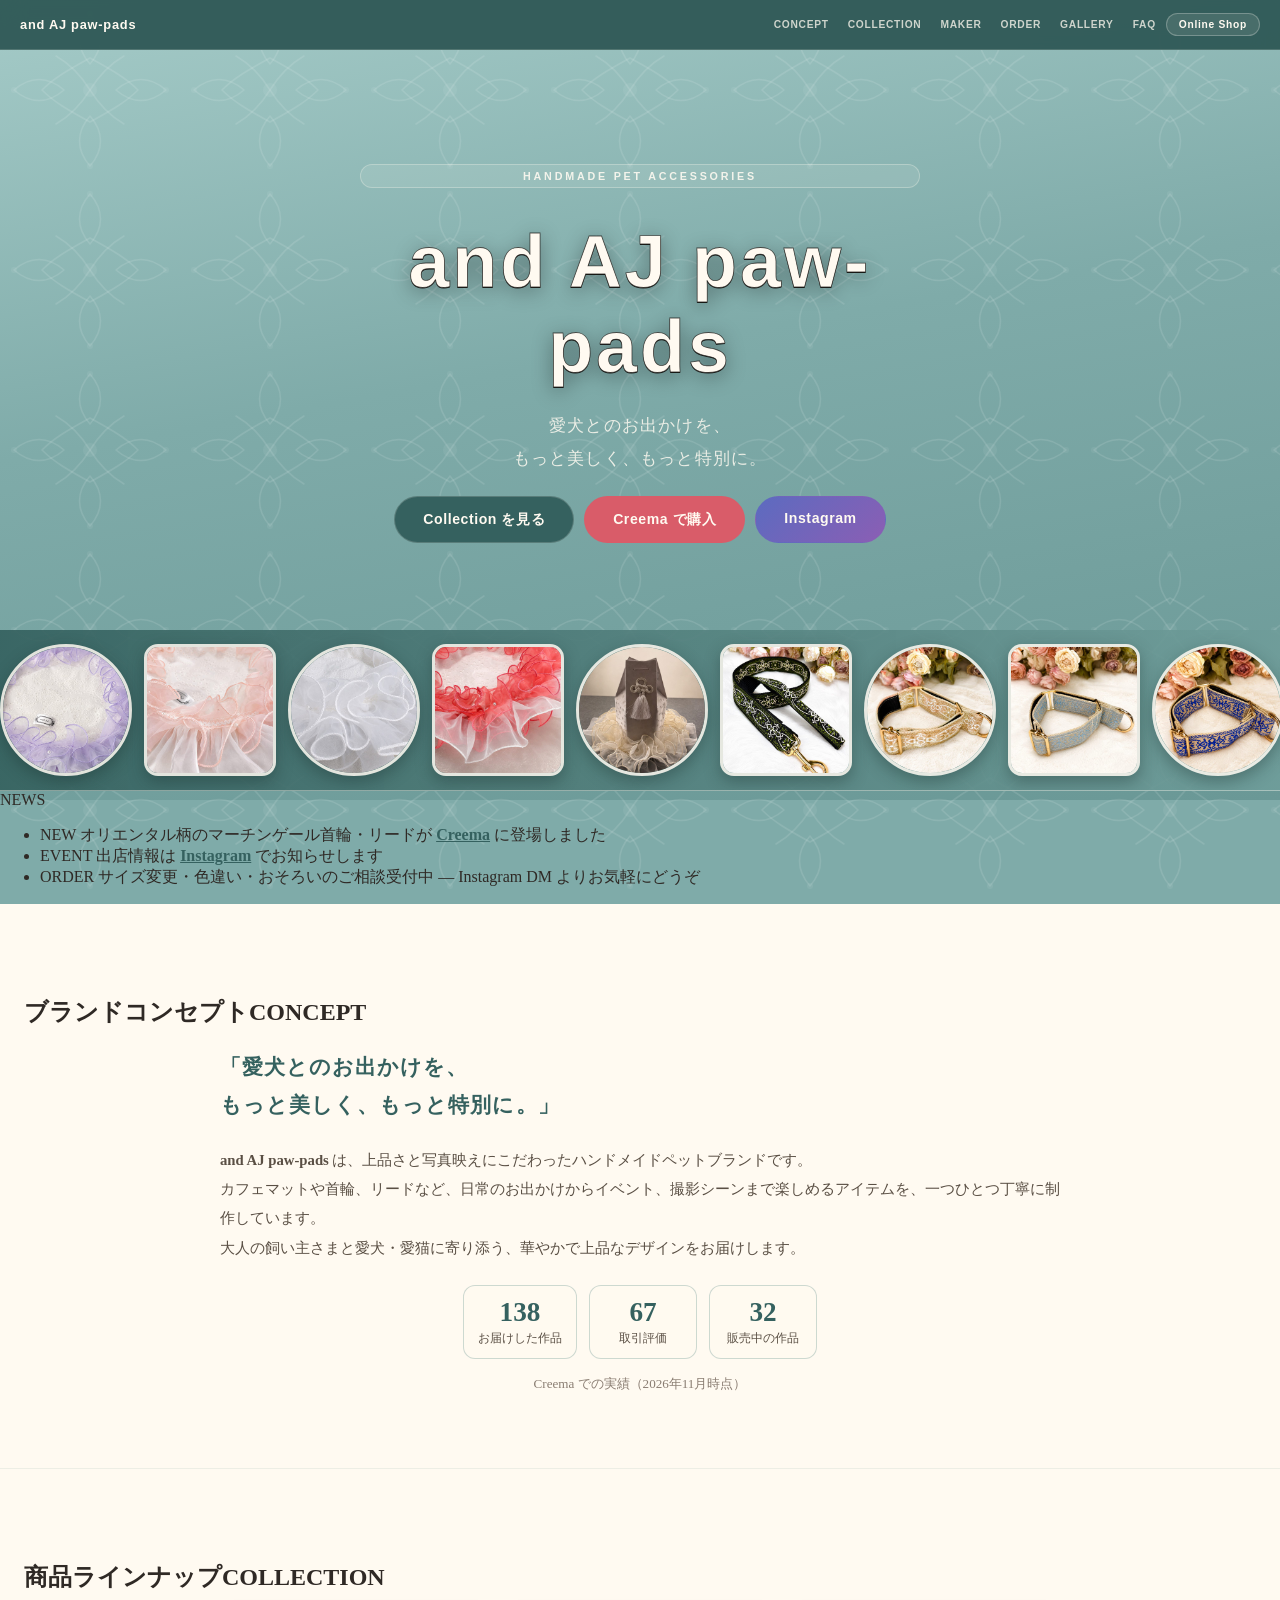
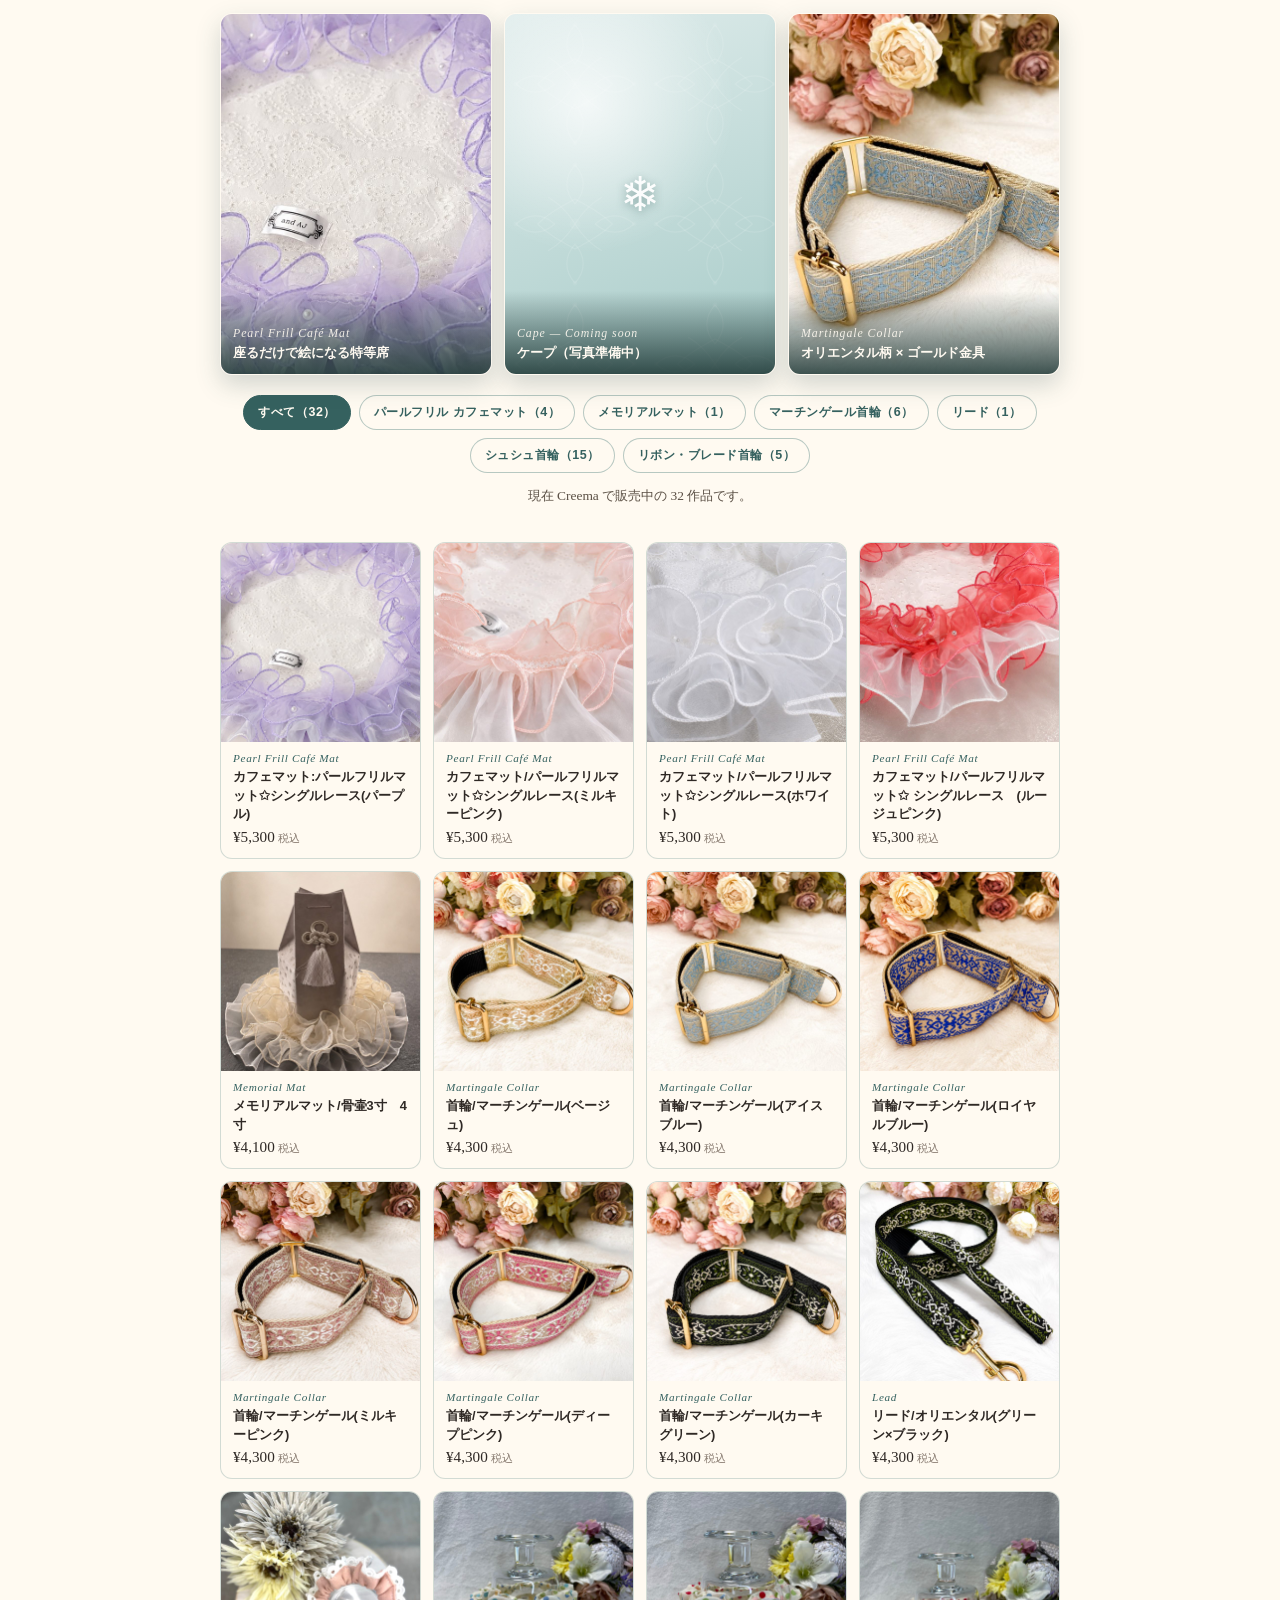
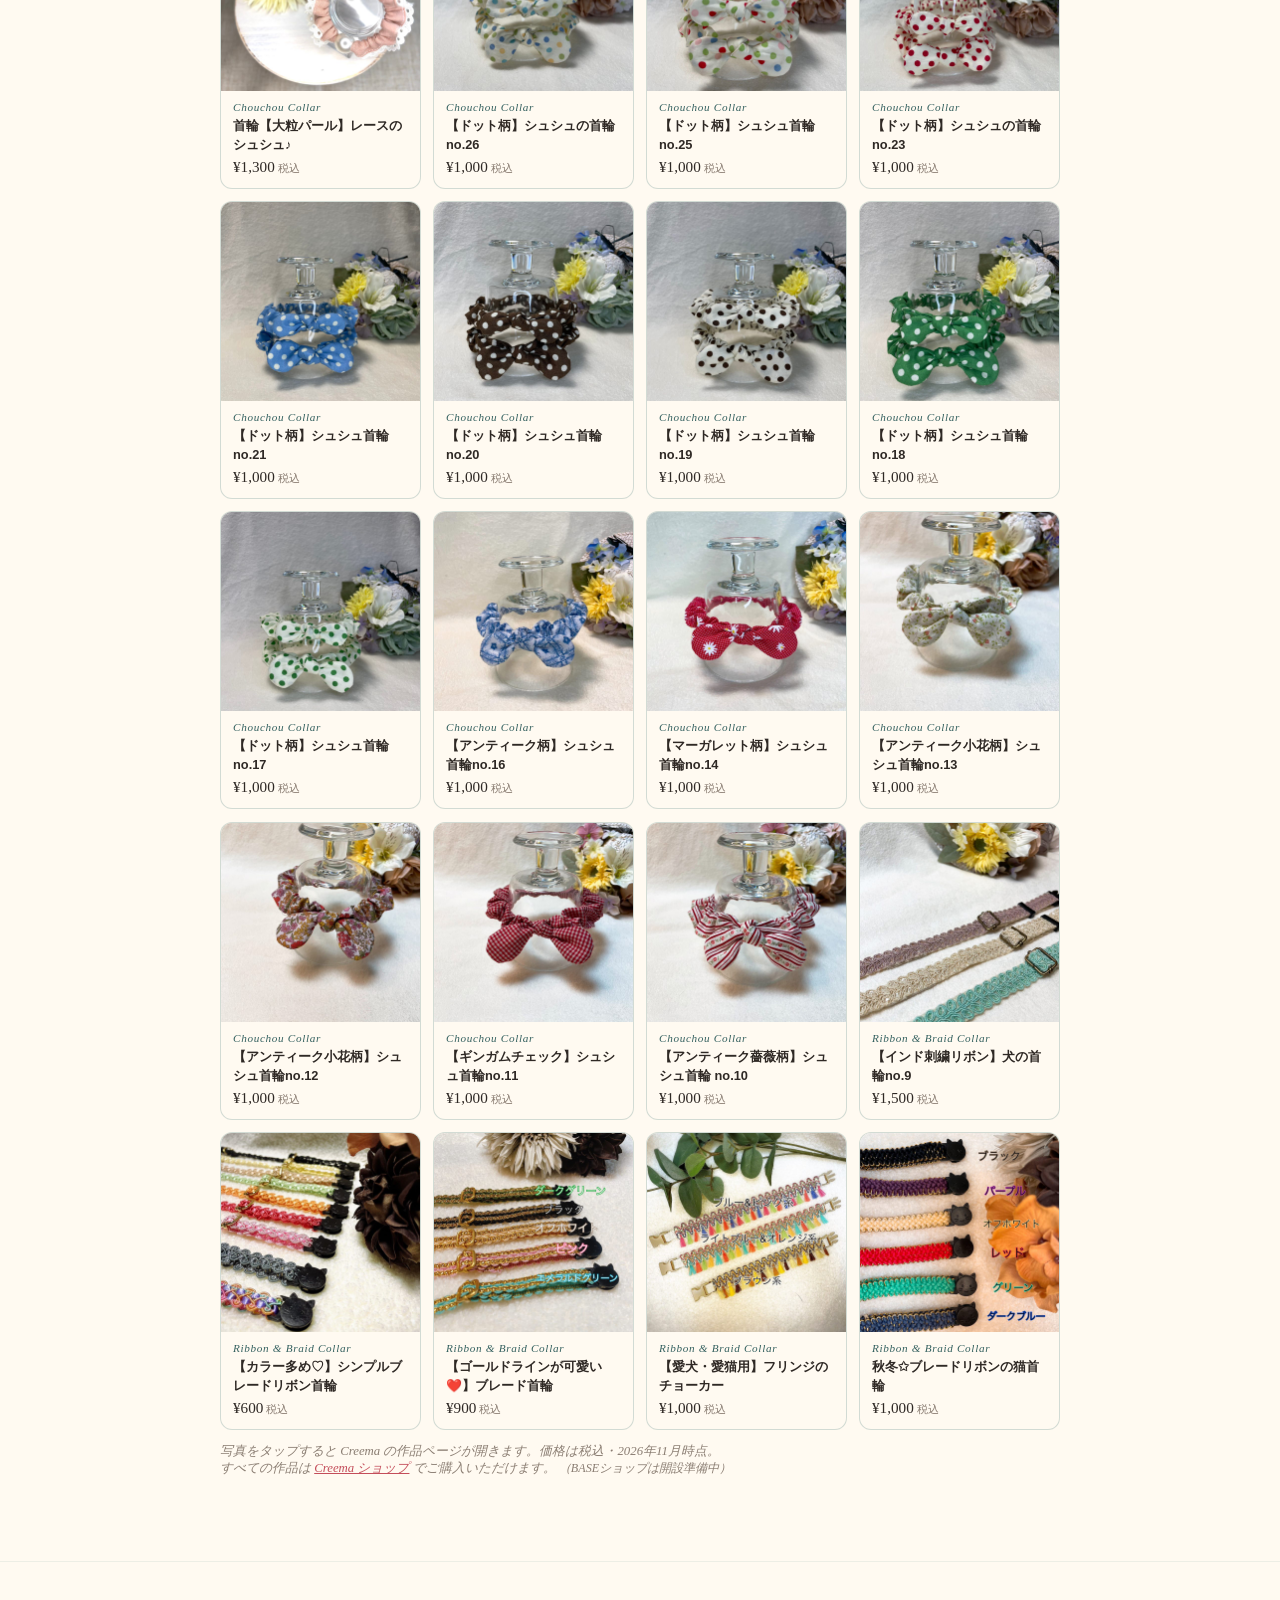
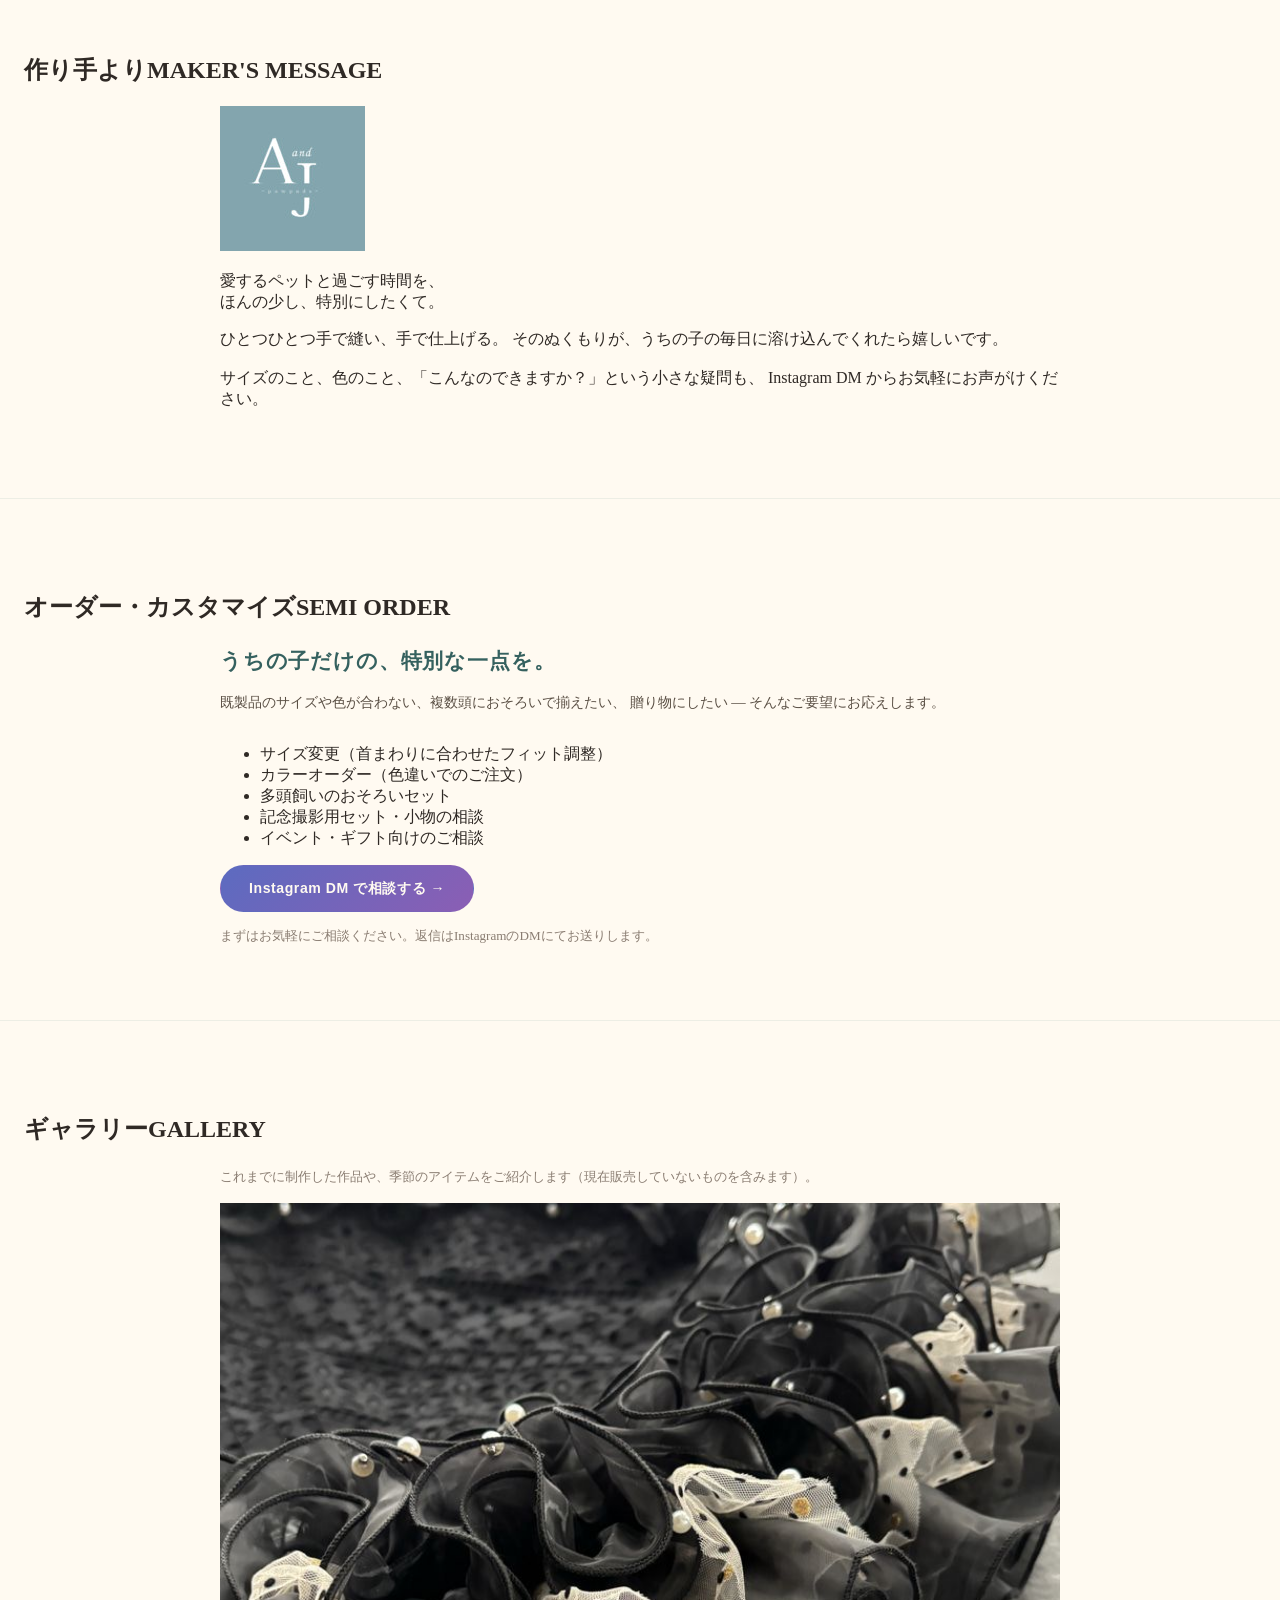
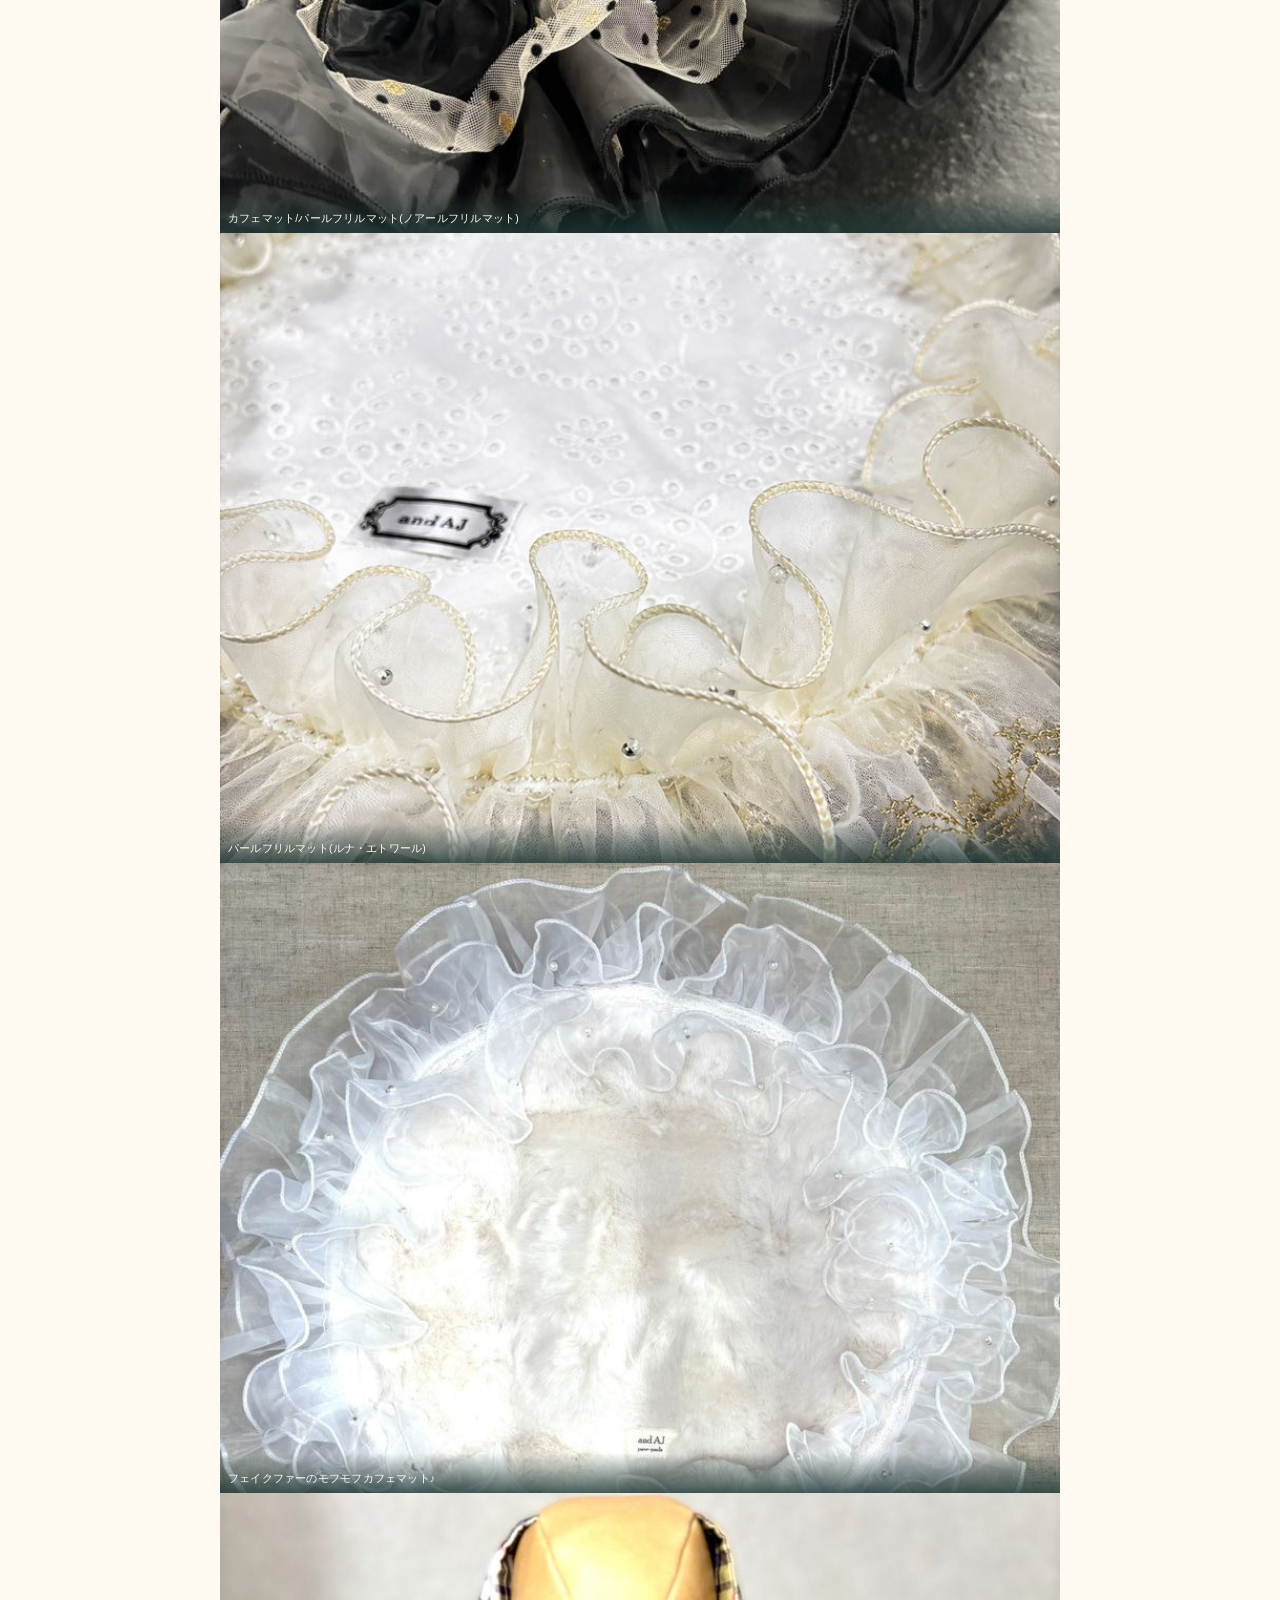
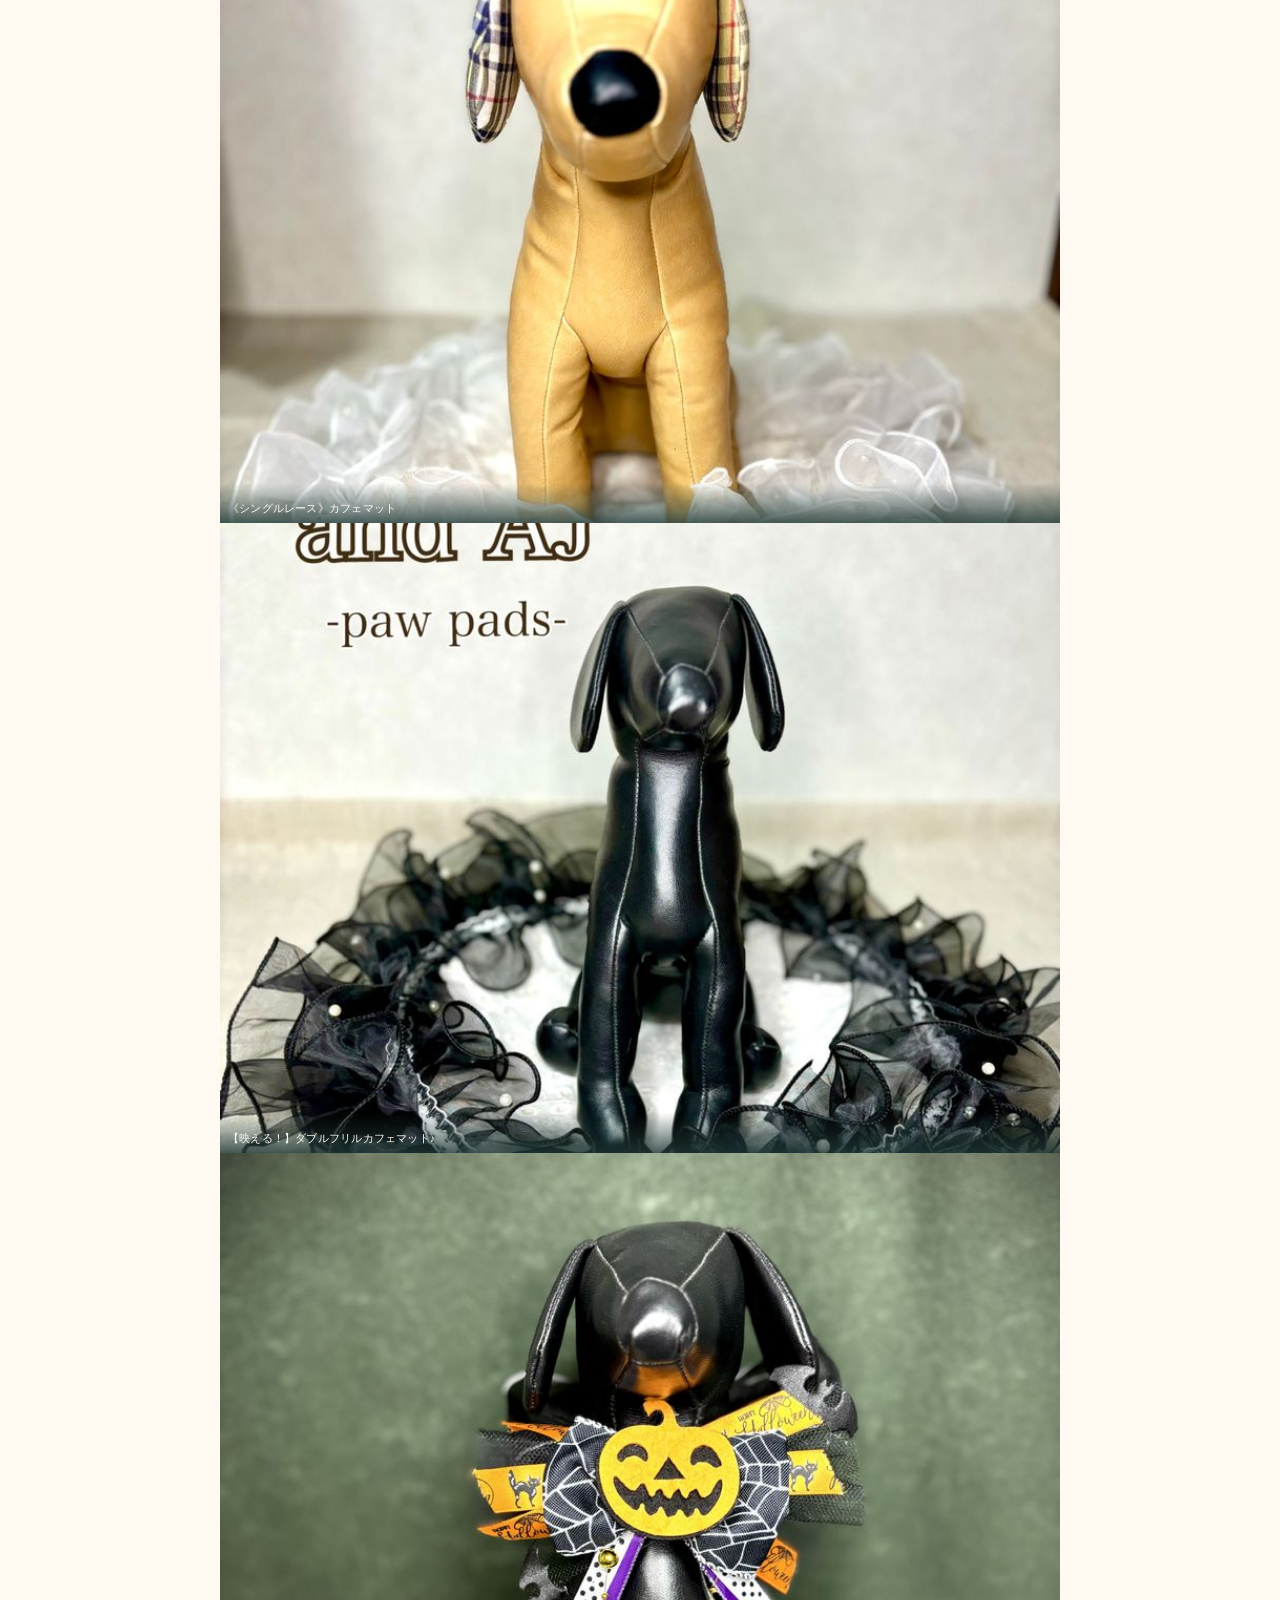
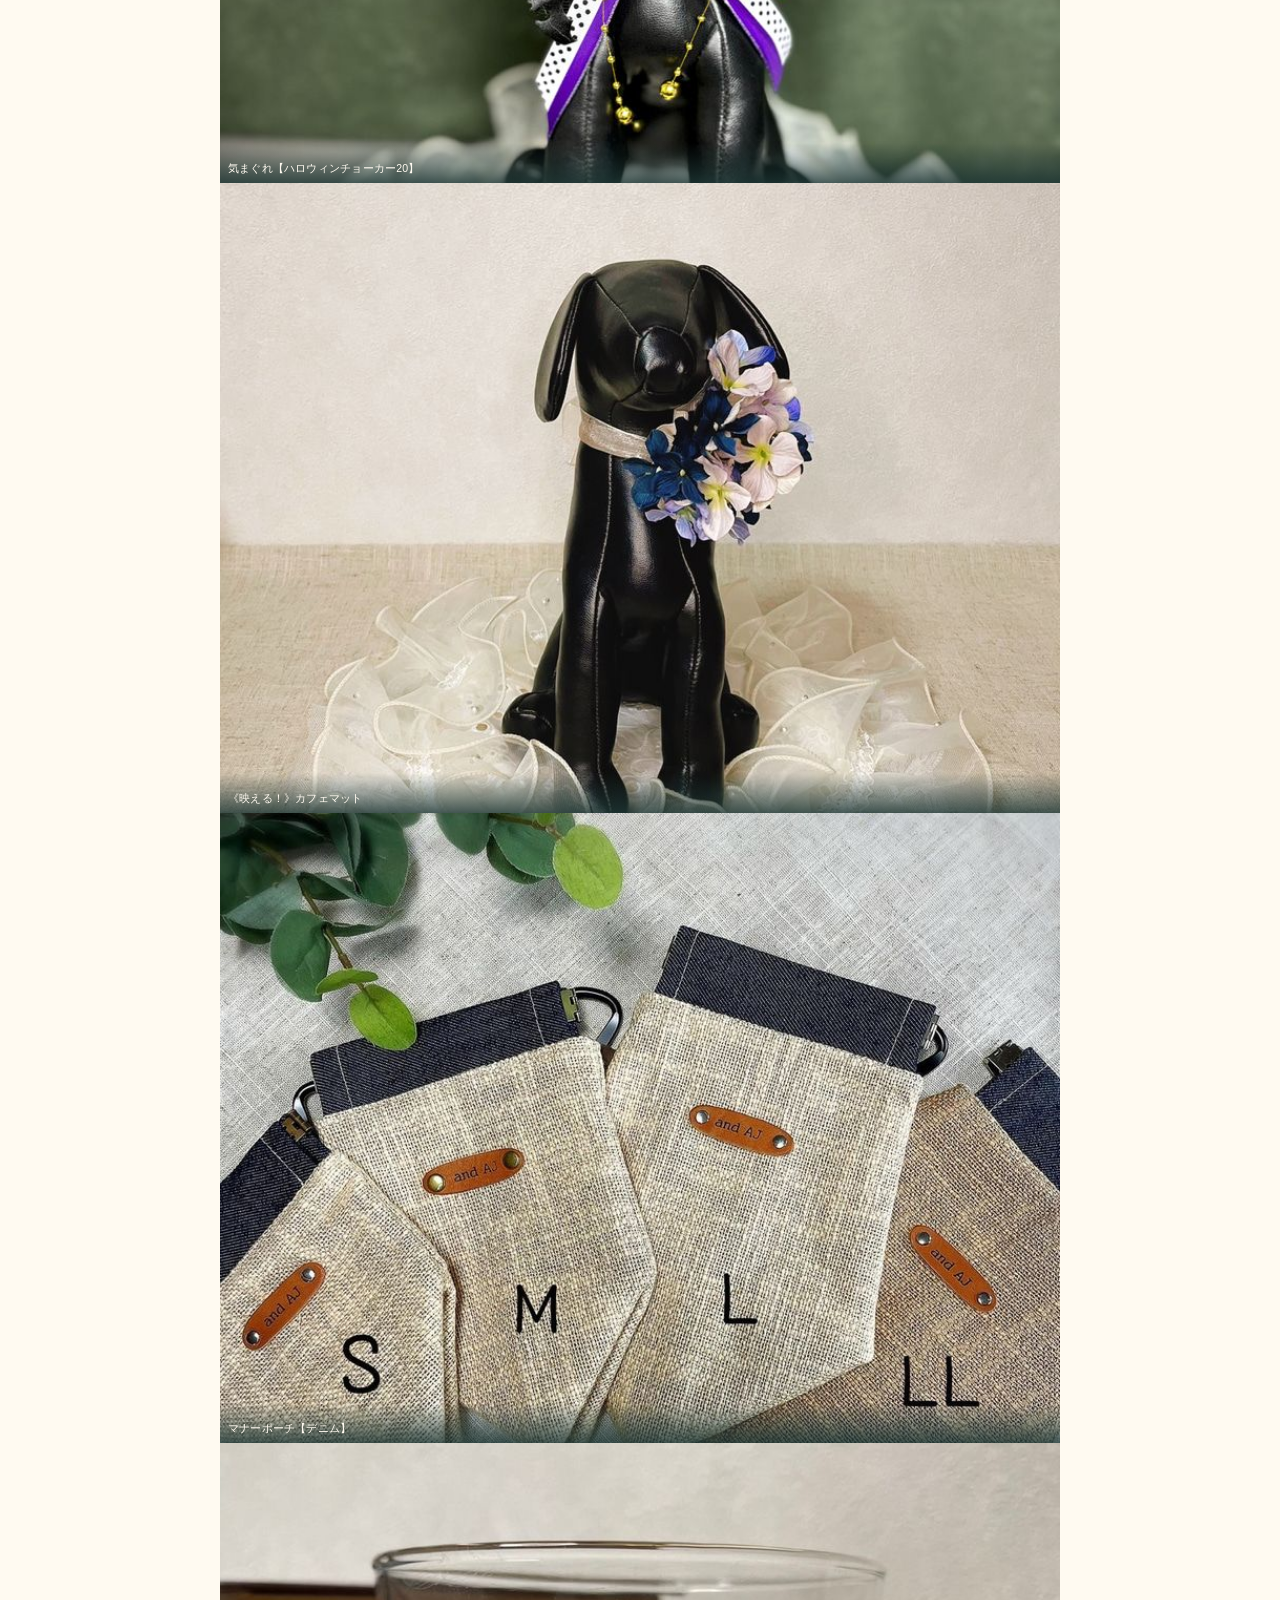
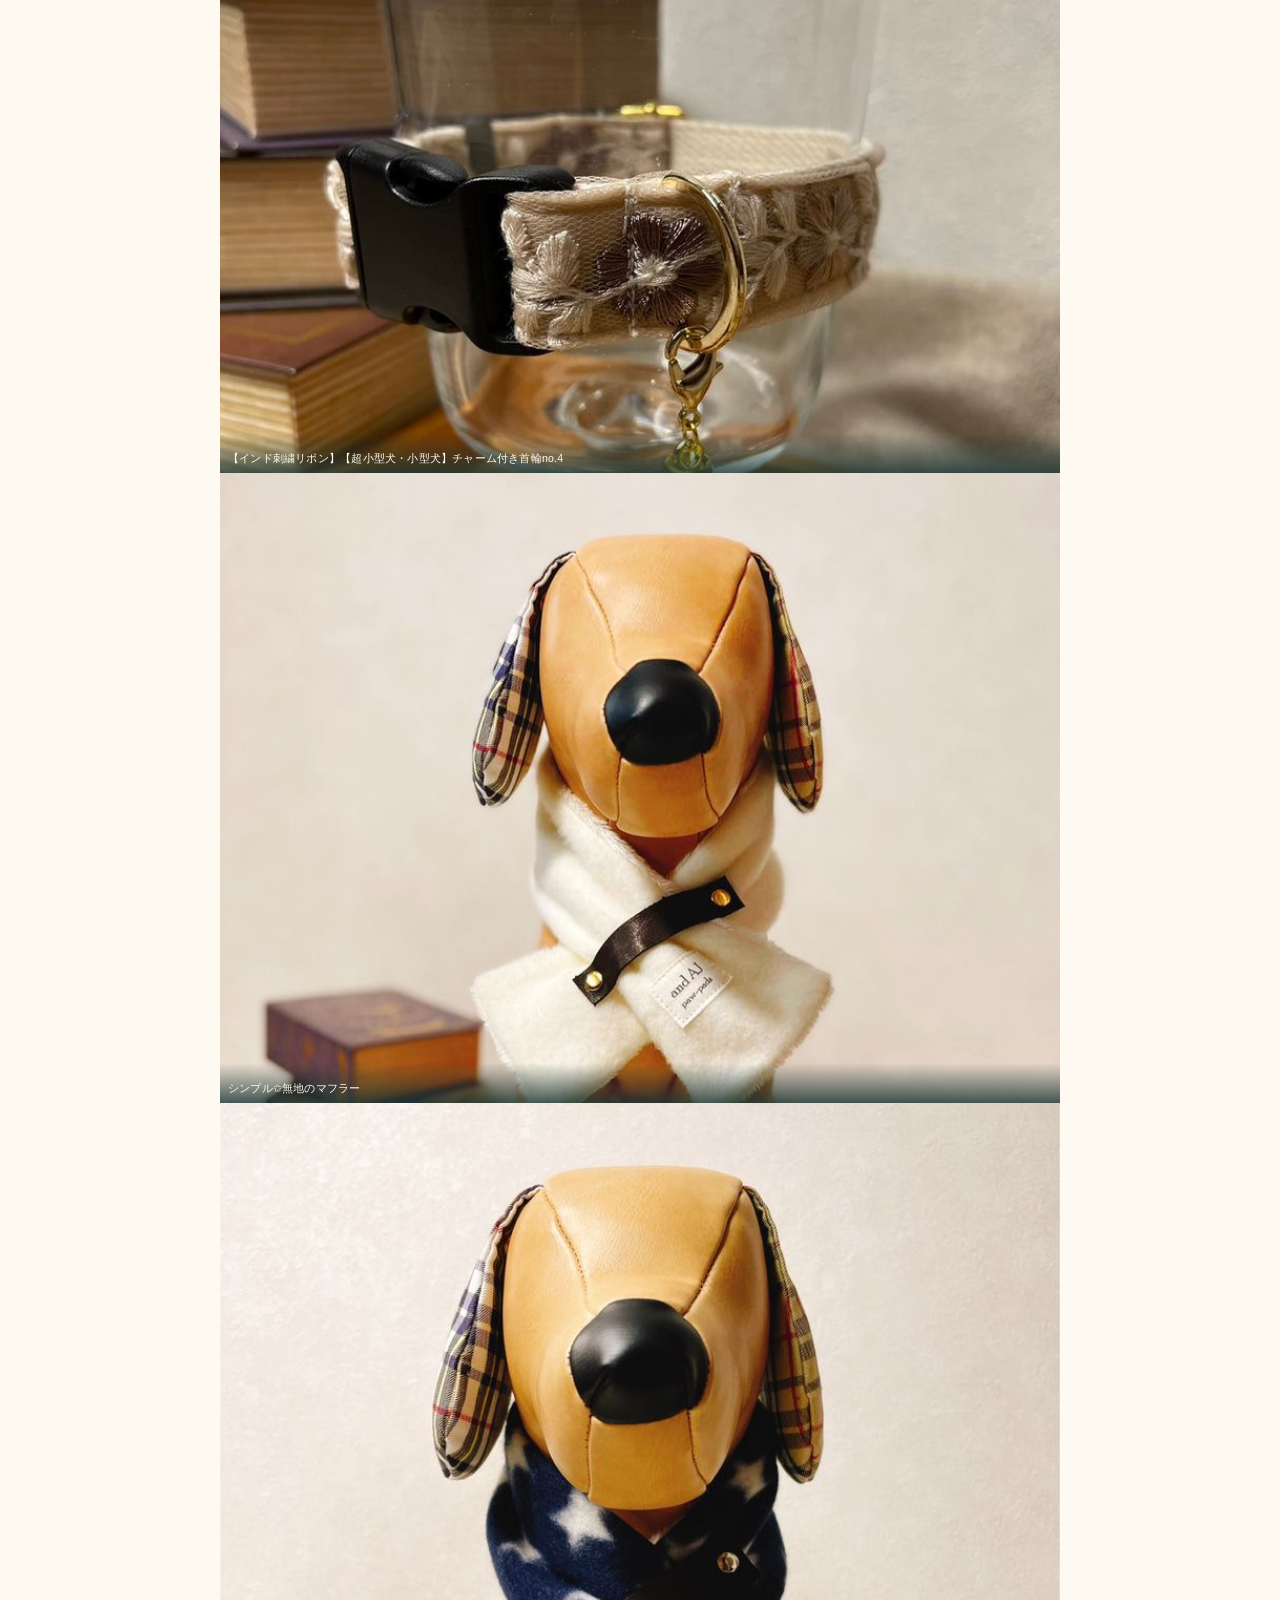
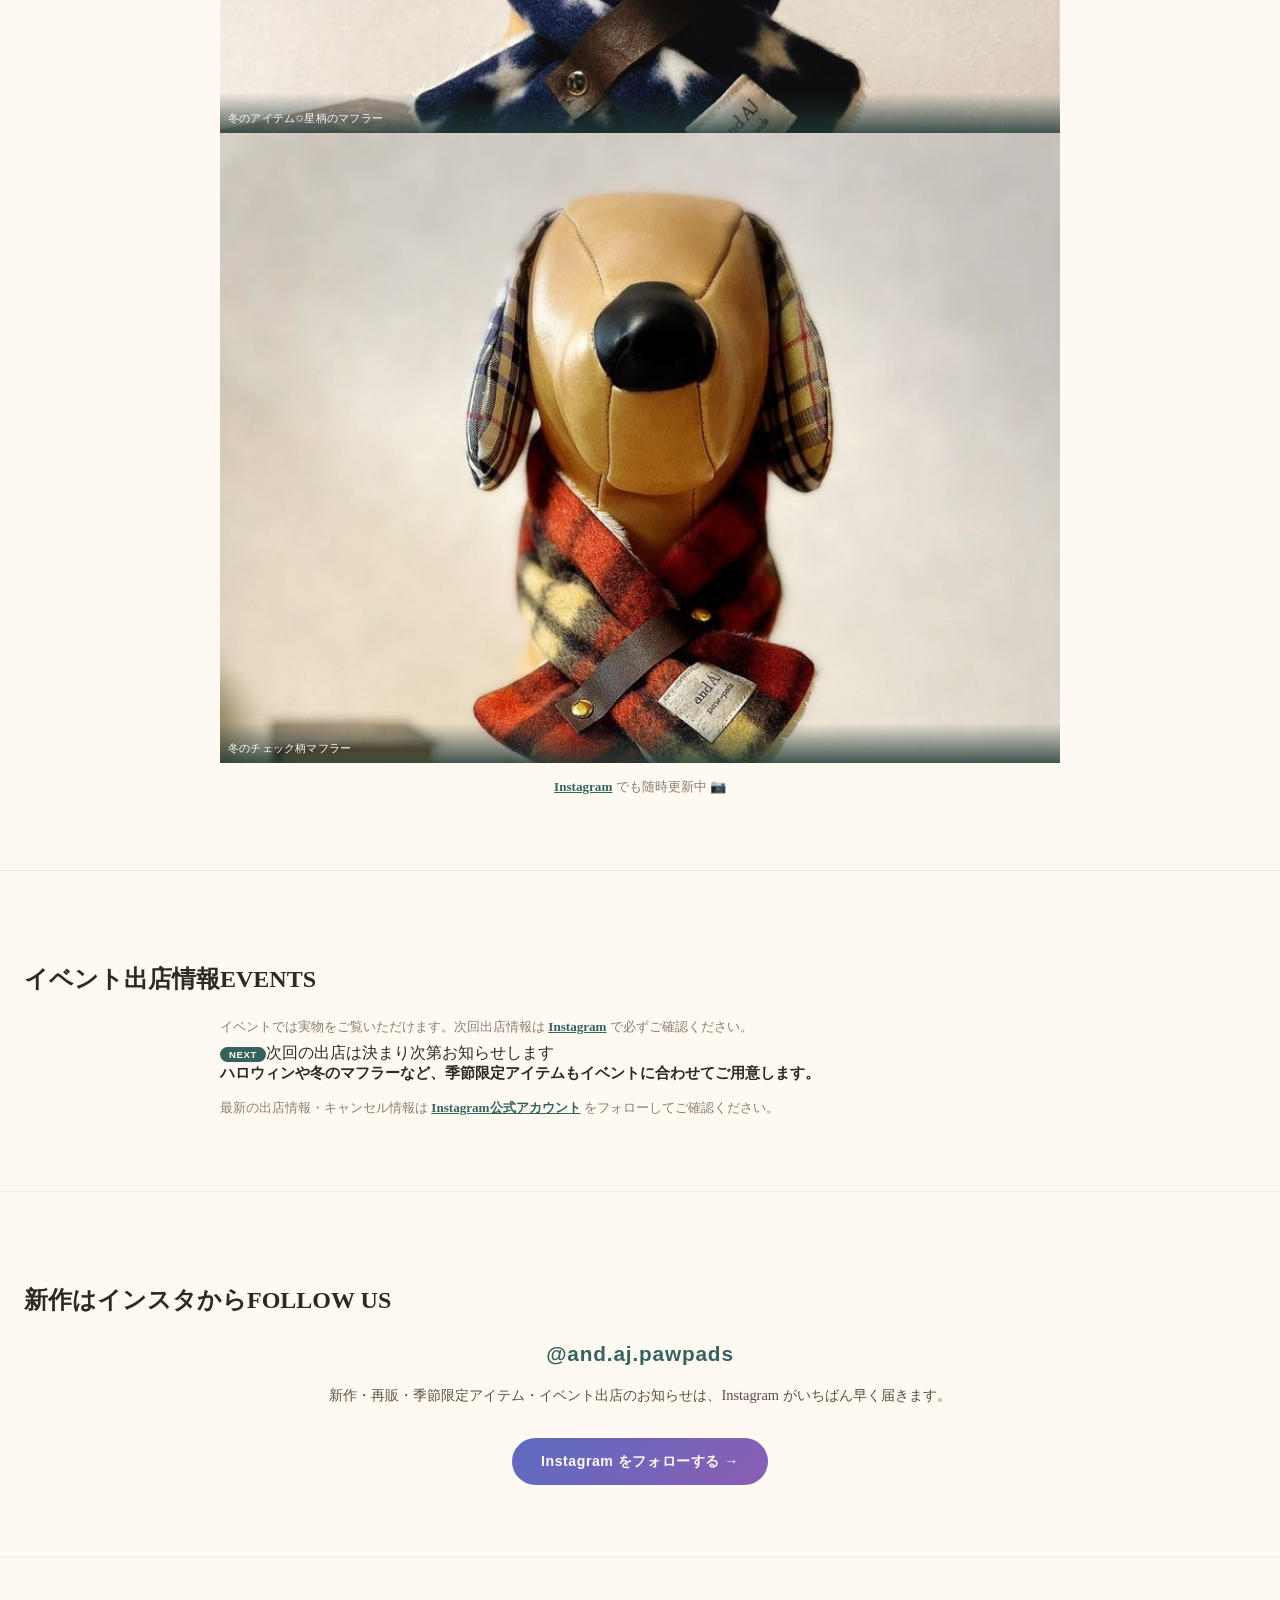
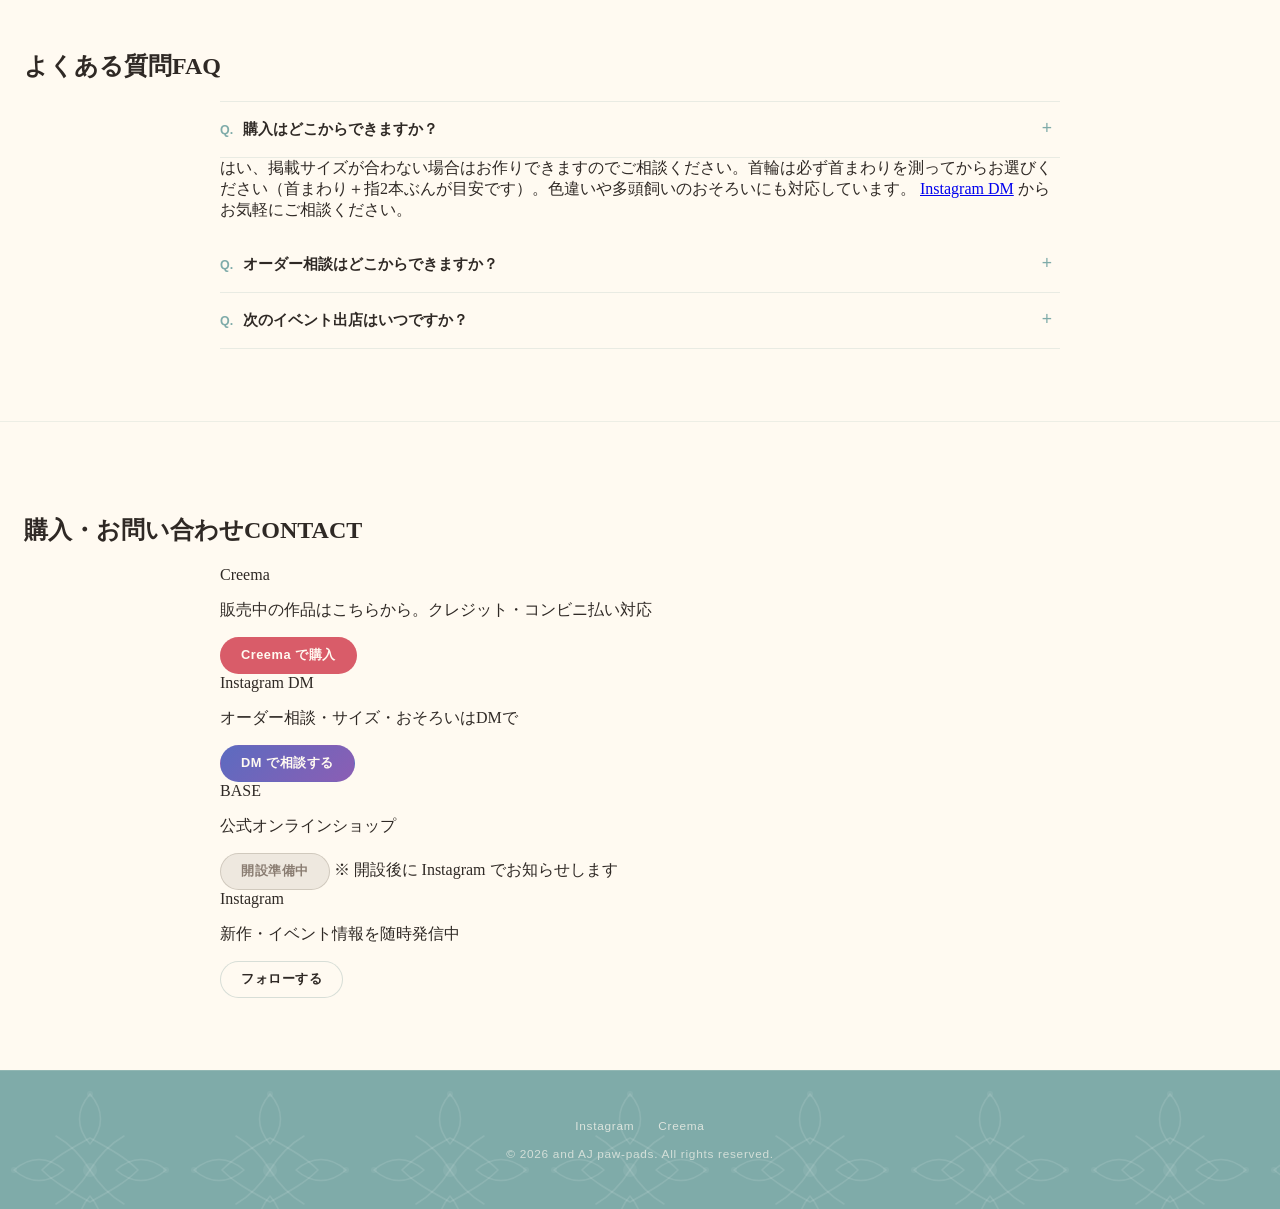
<file: index.html>
<!doctype html>
<html lang="ja">
<head>
  <meta charset="UTF-8" />
  <meta name="viewport" content="width=device-width, initial-scale=1.0" />
  <meta name="description" content="and AJ paw-pads — 上品さと写真映えにこだわったハンドメイドペットブランド。マーチンゲール首輪・パールフリルのカフェマット・シュシュ首輪を一つひとつ丁寧にお作りしています。" />
  <meta property="og:title" content="and AJ paw-pads" />
  <meta property="og:description" content="愛犬とのお出かけを、もっと美しく、もっと特別に。" />
  <meta property="og:type" content="website" />
  <title>and AJ paw-pads | handmade pet accessories</title>
  <link rel="stylesheet" href="assets/css/style.css" />
  <link rel="stylesheet" href="assets/css/motion.css" />
</head>
<body>
  <div class="scroll-ribbon" aria-hidden="true"><span></span></div>

  <!-- ══ Sticky Navigation ══ -->
  <nav class="site-nav" aria-label="メインナビゲーション">
    <a class="nav-logo" href="#top">and AJ paw-pads</a>
    <ul class="nav-links">
      <li><a href="#concept">CONCEPT</a></li>
      <li><a href="#collection">COLLECTION</a></li>
      <li><a href="#maker">MAKER</a></li>
      <li><a href="#order">ORDER</a></li>
      <li><a href="#gallery">GALLERY</a></li>
      <li><a href="#faq">FAQ</a></li>
      <li><a class="nav-shop" href="https://www.creema.jp/c/and_aj_pawpads" target="_blank" rel="noopener">Online Shop</a></li>
    </ul>
  </nav>

  <!-- ══ Hero ══ -->
  <header class="hero" id="top">
    <div class="hero-inner">
      <p class="eyebrow">handmade pet accessories</p>
      <h1>and AJ paw-pads</h1>
      <p class="catch">愛犬とのお出かけを、<br>もっと美しく、もっと特別に。</p>
      <div class="cta">
        <a class="btn btn-shop" href="#collection">Collection を見る</a>
        <a class="btn btn-creema" href="https://www.creema.jp/c/and_aj_pawpads" target="_blank" rel="noopener">Creema で購入</a>
        <a class="btn btn-instagram" href="https://www.instagram.com/and.aj.pawpads" target="_blank" rel="noopener">Instagram</a>
      </div>
    </div>
  </header>

  <!-- ══ Photo Marquee（商品写真が流れる帯・JSで生成） ══ -->
  <div class="marquee" id="marquee" aria-hidden="true"><div class="marquee-track"></div></div>

  <!-- ══ News Bar ══ -->
  <aside class="news-bar" aria-label="お知らせ">
    <div class="news-bar-inner">
      <span class="news-bar-label">NEWS</span>
      <ul class="news-list">
        <li class="news-item">
          <span class="news-tag info">NEW</span>
          オリエンタル柄のマーチンゲール首輪・リードが <a href="https://www.creema.jp/c/and_aj_pawpads" target="_blank" rel="noopener" style="color:#35615f;font-weight:700;">Creema</a> に登場しました
        </li>
        <li class="news-item">
          <span class="news-tag event">EVENT</span>
          出店情報は <a href="https://www.instagram.com/and.aj.pawpads" target="_blank" rel="noopener" style="color:#35615f;font-weight:700;">Instagram</a> でお知らせします
        </li>
        <li class="news-item">
          <span class="news-tag order">ORDER</span>
          サイズ変更・色違い・おそろいのご相談受付中 — Instagram DM よりお気軽にどうぞ
        </li>
      </ul>
    </div>
  </aside>

  <!-- ══ Main Content ══ -->
  <main>

    <!-- ── CONCEPT ── -->
    <section id="concept">
      <h2 class="section-heading">ブランドコンセプト<span class="en">CONCEPT</span></h2>
      <div class="section-inner">
        <div class="section-body">
          <p class="concept-lead">「愛犬とのお出かけを、<br>もっと美しく、もっと特別に。」</p>
          <p class="concept-body">
            <strong>and AJ paw-pads</strong> は、上品さと写真映えにこだわったハンドメイドペットブランドです。<br>
            カフェマットや首輪、リードなど、日常のお出かけからイベント、撮影シーンまで楽しめるアイテムを、一つひとつ丁寧に制作しています。<br>
            大人の飼い主さまと愛犬・愛猫に寄り添う、華やかで上品なデザインをお届けします。
          </p>
          <ul class="stats" aria-label="Creemaでの実績（2026年11月時点）">
            <li><b data-count="138">138</b><span>お届けした作品</span></li>
            <li><b data-count="67">67</b><span>取引評価</span></li>
            <li><b data-count="32">32</b><span>販売中の作品</span></li>
          </ul>
          <p class="section-note" style="text-align:center;">Creema での実績（2026年11月時点）</p>
        </div>
      </div>
    </section>

    <!-- ── COLLECTION ── -->
    <section id="collection">
      <h2 class="section-heading">商品ラインナップ<span class="en">COLLECTION</span></h2>
      <div class="section-inner">
        <div class="section-body">
          <div class="feature-row">
            <a class="feature" href="#collection" data-filter="mat">
              <img src="assets/images/products/21012982.jpg" alt="パールフリルのカフェマット（パープル）" loading="lazy">
              <span class="feature-label"><small>Pearl Frill Café Mat</small>座るだけで絵になる特等席</span>
            </a>
            <!-- ケープ: 写真が届いたら assets/images/cape.jpg を置き、下の div.feature-soon を
                 <img src="assets/images/cape.jpg" alt="ケープ" loading="lazy"> に差し替えてください -->
            <div class="feature feature-cape">
              <div class="feature-soon" aria-hidden="true"><span>❄</span></div>
              <span class="feature-label"><small>Cape — Coming soon</small>ケープ（写真準備中）</span>
            </div>
            <a class="feature" href="#collection" data-filter="martingale">
              <img src="assets/images/products/21125897.jpg" alt="オリエンタル柄のマーチンゲール首輪（アイスブルー）" loading="lazy">
              <span class="feature-label"><small>Martingale Collar</small>オリエンタル柄 × ゴールド金具</span>
            </a>
          </div>
          <div class="filter-tabs" id="filterTabs" role="group" aria-label="カテゴリで絞り込み"></div>
          <p class="filter-desc" id="filterDesc" aria-live="polite"></p>
          <div class="product-grid" id="productGrid">
            <noscript><p class="section-note">商品一覧は <a href="https://www.creema.jp/c/and_aj_pawpads">Creema のショップページ</a> でご覧いただけます。</p></noscript>
          </div>
          <p class="collection-note">
            写真をタップすると Creema の作品ページが開きます。価格は税込・2026年11月時点。<br>
            すべての作品は
            <a href="https://www.creema.jp/c/and_aj_pawpads" target="_blank" rel="noopener" style="color:#c44d5a;">Creema ショップ</a>
            でご購入いただけます。
            <span style="font-size:.76rem;color:#8a7d72;">（BASEショップは開設準備中）</span>
          </p>
        </div>
      </div>
    </section>

    <!-- ── MAKER'S MESSAGE ── -->
    <section id="maker">
      <h2 class="section-heading">作り手より<span class="en">MAKER'S MESSAGE</span></h2>
      <div class="section-inner">
        <div class="section-body">
          <div class="maker-inner">
            <div class="maker-photo">
              <img src="assets/images/creema-icon.jpg" alt="and AJ paw-pads ロゴ">
            </div>
            <div class="maker-text">
              <p class="maker-quote">
                愛するペットと過ごす時間を、<br>
                ほんの少し、特別にしたくて。
              </p>
              <p class="maker-body">
                ひとつひとつ手で縫い、手で仕上げる。
                そのぬくもりが、うちの子の毎日に溶け込んでくれたら嬉しいです。<br><br>
                サイズのこと、色のこと、「こんなのできますか？」という小さな疑問も、
                Instagram DM からお気軽にお声がけください。
              </p>
            </div>
          </div>
        </div>
      </div>
    </section>

    <!-- ── SEMI ORDER ── -->
    <section id="order">
      <h2 class="section-heading">オーダー・カスタマイズ<span class="en">SEMI ORDER</span></h2>
      <div class="section-inner">
        <div class="section-body">
          <p class="semi-order-tagline">うちの子だけの、特別な一点を。</p>
          <p class="semi-order-sub">
            既製品のサイズや色が合わない、複数頭におそろいで揃えたい、
            贈り物にしたい — そんなご要望にお応えします。
          </p>
          <ul class="semi-order-list">
            <li>サイズ変更（首まわりに合わせたフィット調整）</li>
            <li>カラーオーダー（色違いでのご注文）</li>
            <li>多頭飼いのおそろいセット</li>
            <li>記念撮影用セット・小物の相談</li>
            <li>イベント・ギフト向けのご相談</li>
          </ul>
          <a class="btn btn-instagram" href="https://www.instagram.com/and.aj.pawpads" target="_blank" rel="noopener">
            Instagram DM で相談する →
          </a>
          <p class="section-note" style="margin-top:12px;">
            まずはお気軽にご相談ください。返信はInstagramのDMにてお送りします。
          </p>
        </div>
      </div>
    </section>

    <!-- ── GALLERY ── -->
    <section id="gallery">
      <h2 class="section-heading">ギャラリー<span class="en">GALLERY</span></h2>
      <div class="section-inner">
        <div class="section-body">
          <p class="section-note" style="margin:0 0 14px;">これまでに制作した作品や、季節のアイテムをご紹介します（現在販売していないものを含みます）。</p>
          <div class="gallery" id="archiveGrid"></div>
          <p class="section-note" style="margin-top:12px; text-align:center;">
            <a href="https://www.instagram.com/and.aj.pawpads" target="_blank" rel="noopener">Instagram</a>
            でも随時更新中 📷
          </p>
        </div>
      </div>
    </section>

    <!-- ── EVENTS ── -->
    <section id="events">
      <h2 class="section-heading">イベント出店情報<span class="en">EVENTS</span></h2>
      <div class="section-inner">
        <div class="section-body">
          <p class="section-note" style="margin:0 0 4px;">
            イベントでは実物をご覧いただけます。次回出店情報は
            <a href="https://www.instagram.com/and.aj.pawpads" target="_blank" rel="noopener">Instagram</a>
            で必ずご確認ください。
          </p>
          <div class="event-card">
            <div class="event-date"><span class="event-badge">NEXT</span>次回の出店は決まり次第お知らせします</div>
            <p class="event-name">ハロウィンや冬のマフラーなど、季節限定アイテムもイベントに合わせてご用意します。</p>
          </div>
          <p class="section-note">
            最新の出店情報・キャンセル情報は
            <a href="https://www.instagram.com/and.aj.pawpads" target="_blank" rel="noopener">Instagram公式アカウント</a>
            をフォローしてご確認ください。
          </p>
        </div>
      </div>
    </section>

    <!-- ── INSTAGRAM FOLLOW ── -->
    <section id="instagram" class="follow">
      <h2 class="section-heading">新作はインスタから<span class="en">FOLLOW US</span></h2>
      <div class="section-inner">
        <div class="section-body follow-body">
          <p class="semi-order-tagline">@and.aj.pawpads</p>
          <p class="semi-order-sub">新作・再販・季節限定アイテム・イベント出店のお知らせは、Instagram がいちばん早く届きます。</p>
          <a class="btn btn-instagram" href="https://www.instagram.com/and.aj.pawpads" target="_blank" rel="noopener">Instagram をフォローする →</a>
        </div>
      </div>
    </section>

    <!-- ── FAQ ── -->
    <section id="faq">
      <h2 class="section-heading">よくある質問<span class="en">FAQ</span></h2>
      <div class="section-inner">
        <div class="section-body">
          <div class="faq-list">
            <details class="faq-item">
              <summary class="faq-q">購入はどこからできますか？</summary>
              <p class="faq-a">
                <a href="https://www.creema.jp/c/and_aj_pawpads" target="_blank" rel="noopener" style="color:#c44d5a;">Creema</a> からご購入いただけます（BASEショップは開設準備中です）。イベント会場でも販売しています。
              </p>
            </details>
            <div class="faq-item">
              はい、掲載サイズが合わない場合はお作りできますのでご相談ください。首輪は必ず首まわりを測ってからお選びください（首まわり＋指2本ぶんが目安です）。色違いや多頭飼いのおそろいにも対応しています。
                <a href="https://www.instagram.com/and.aj.pawpads" target="_blank" rel="noopener">Instagram DM</a> からお気軽にご相談ください。
              </p>
            </div>
            <details class="faq-item">
              <summary class="faq-q">オーダー相談はどこからできますか？</summary>
              <p class="faq-a">
                <a href="https://www.instagram.com/and.aj.pawpads" target="_blank" rel="noopener">Instagram の DM</a>
                からお気軽にご相談ください。返信は順次対応しています。
              </p>
            </details>
            <details class="faq-item">
              <summary class="faq-q">次のイベント出店はいつですか？</summary>
              <p class="faq-a">
                最新の出店情報は
                <a href="https://www.instagram.com/and.aj.pawpads" target="_blank" rel="noopener">Instagram公式アカウント</a>
                でお知らせしています。フォローしてお待ちください。
              </p>
            </details>
          </div>
        </div>
      </div>
    </section>

    <!-- ── CONTACT / SHOP ── -->
    <section id="contact">
      <h2 class="section-heading">購入・お問い合わせ<span class="en">CONTACT</span></h2>
      <div class="section-inner">
        <div class="section-body">
          <div class="contact-grid">
            <div class="contact-card">
              <span class="contact-label">Creema</span>
              <p class="contact-desc">販売中の作品はこちらから。クレジット・コンビニ払い対応</p>
              <a class="btn btn-creema btn-sm" href="https://www.creema.jp/c/and_aj_pawpads" target="_blank" rel="noopener">Creema で購入</a>
            </div>
            <div class="contact-card">
              <span class="contact-label">Instagram DM</span>
              <p class="contact-desc">オーダー相談・サイズ・おそろいはDMで</p>
              <a class="btn btn-instagram btn-sm" href="https://www.instagram.com/and.aj.pawpads" target="_blank" rel="noopener">DM で相談する</a>
            </div>
            <div class="contact-card">
              <span class="contact-label">BASE</span>
              <p class="contact-desc">公式オンラインショップ</p>
              <span class="btn btn-sm btn-disabled" aria-disabled="true">開設準備中</span>
              <span class="card-notice">※ 開設後に Instagram でお知らせします</span>
            </div>
            <div class="contact-card">
              <span class="contact-label">Instagram</span>
              <p class="contact-desc">新作・イベント情報を随時発信中</p>
              <a class="btn btn-primary btn-sm" href="https://www.instagram.com/and.aj.pawpads" target="_blank" rel="noopener">フォローする</a>
            </div>
          </div>
        </div>
      </div>
    </section>

  </main>

  <!-- ══ Footer ══ -->
  <footer>
    <div class="footer-links">
      <a href="https://www.instagram.com/and.aj.pawpads" target="_blank" rel="noopener">Instagram</a>
      <a href="https://www.creema.jp/c/and_aj_pawpads" target="_blank" rel="noopener">Creema</a>
    </div>
    <p>&copy; 2026 and AJ paw-pads. All rights reserved.</p>
  </footer>

  <a class="sticky-buy" href="https://www.creema.jp/c/and_aj_pawpads" target="_blank" rel="noopener">Creema で購入する</a>

  <script src="assets/data/products.js"></script>
  <script src="assets/js/main.js"></script>
</body>
</html>
</file>
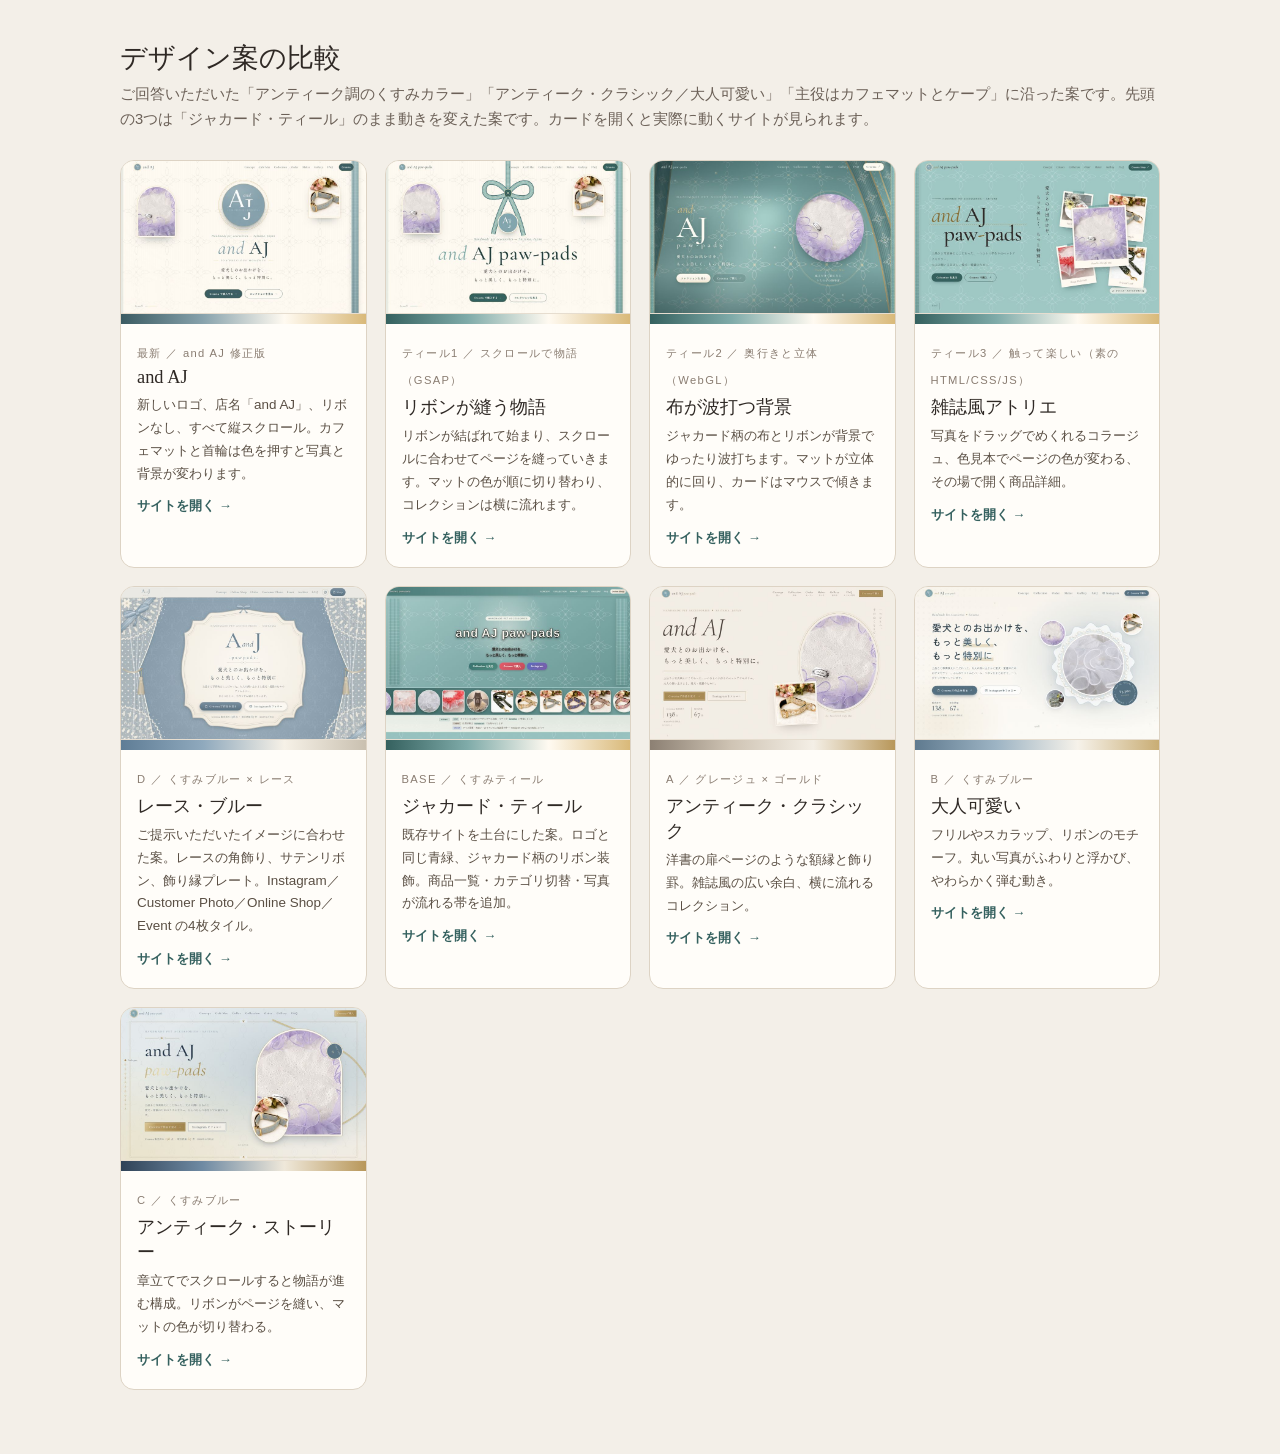
<file: designs/index.html>
<!doctype html>
<html lang="ja">
<head>
  <meta charset="UTF-8" />
  <meta name="viewport" content="width=device-width, initial-scale=1.0" />
  <meta name="robots" content="noindex" />
  <title>デザイン案の比較 | and AJ paw-pads</title>
  <style>
    *, *::before, *::after { box-sizing: border-box; }
    body { margin: 0; padding: 40px 16px 64px; background: #f3efe8; color: #2f2925;
      font-family: "Hiragino Sans", "Yu Gothic", "Meiryo", sans-serif; line-height: 1.7; }
    main { max-width: 1040px; margin: 0 auto; }
    h1 { font: 400 1.7rem Georgia, "Yu Mincho", serif; margin: 0 0 6px; }
    .lead { color: #6b6057; margin: 0 0 28px; font-size: .92rem; }
    .grid { display: grid; grid-template-columns: repeat(auto-fit, minmax(230px, 1fr)); gap: 18px; }
    .card { display: flex; flex-direction: column; background: #fffdf9; border: 1px solid #ddd3c4; border-radius: 14px;
      overflow: hidden; color: inherit; text-decoration: none; transition: transform .3s, box-shadow .3s; }
    .card:hover { transform: translateY(-5px); box-shadow: 0 16px 32px rgba(60,50,40,.16); }
    .card img { width: 100%; aspect-ratio: 16 / 10; object-fit: cover; object-position: top; display: block; border-bottom: 1px solid #e6ddcf; background: #e9e2d6; }
    .swatch { height: 10px; }
    .body { padding: 14px 16px 18px; }
    .tag { font-size: .7rem; letter-spacing: .12em; color: #8a7d72; }
    h2 { font: 400 1.15rem Georgia, "Yu Mincho", serif; margin: 2px 0 6px; }
    p { margin: 0; font-size: .84rem; color: #5a4f44; }
    .go { margin-top: 10px; font-size: .82rem; font-weight: 700; color: #35615f; }
    @media (prefers-reduced-motion: reduce) { .card { transition: none; } }
  </style>
</head>
<body>
  <main>
    <h1>デザイン案の比較</h1>
    <p class="lead">ご回答いただいた「アンティーク調のくすみカラー」「アンティーク・クラシック／大人可愛い」「主役はカフェマットとケープ」に沿った案です。先頭の3つは「ジャカード・ティール」のまま動きを変えた案です。カードを開くと実際に動くサイトが見られます。</p>
    <div class="grid">
      <a class="card" href="v2-and-aj/index.html">
        <img src="thumbs/v2.jpg" alt="and AJ 修正版の画面" loading="lazy">
        <div class="swatch" style="background:linear-gradient(90deg,#3b5b62,#87a2ac,#fffaf1,#d9b979)"></div>
        <div class="body">
          <span class="tag">最新 ／ and AJ 修正版</span>
          <h2>and AJ</h2>
          <p>新しいロゴ、店名「and AJ」、リボンなし、すべて縦スクロール。カフェマットと首輪は色を押すと写真と背景が変わります。</p>
          <div class="go">サイトを開く →</div>
        </div>
      </a>
      <a class="card" href="t1-ribbon-story/index.html">
        <img src="thumbs/t1.jpg" alt="リボンが縫う物語の画面" loading="lazy">
        <div class="swatch" style="background:linear-gradient(90deg,#35615f,#7faba9,#fffaf1,#d9b979)"></div>
        <div class="body">
          <span class="tag">ティール1 ／ スクロールで物語（GSAP）</span>
          <h2>リボンが縫う物語</h2>
          <p>リボンが結ばれて始まり、スクロールに合わせてページを縫っていきます。マットの色が順に切り替わり、コレクションは横に流れます。</p>
          <div class="go">サイトを開く →</div>
        </div>
      </a>
      <a class="card" href="t2-woven-depth/index.html">
        <img src="thumbs/t2.jpg" alt="布が波打つ背景の画面" loading="lazy">
        <div class="swatch" style="background:linear-gradient(90deg,#35615f,#7faba9,#fffaf1,#d9b979)"></div>
        <div class="body">
          <span class="tag">ティール2 ／ 奥行きと立体（WebGL）</span>
          <h2>布が波打つ背景</h2>
          <p>ジャカード柄の布とリボンが背景でゆったり波打ちます。マットが立体的に回り、カードはマウスで傾きます。</p>
          <div class="go">サイトを開く →</div>
        </div>
      </a>
      <a class="card" href="t3-atelier-play/index.html">
        <img src="thumbs/t3.jpg" alt="雑誌風アトリエの画面" loading="lazy">
        <div class="swatch" style="background:linear-gradient(90deg,#35615f,#7faba9,#fffaf1,#d9b979)"></div>
        <div class="body">
          <span class="tag">ティール3 ／ 触って楽しい（素のHTML/CSS/JS）</span>
          <h2>雑誌風アトリエ</h2>
          <p>写真をドラッグでめくれるコラージュ、色見本でページの色が変わる、その場で開く商品詳細。</p>
          <div class="go">サイトを開く →</div>
        </div>
      </a>
      <a class="card" href="d-lace-blue/index.html">
        <img src="thumbs/d.jpg" alt="案Dの画面" loading="lazy">
        <div class="swatch" style="background:linear-gradient(90deg,#5f7d96,#8fa9bd,#f6f1e7,#c9c0b0)"></div>
        <div class="body">
          <span class="tag">D ／ くすみブルー × レース</span>
          <h2>レース・ブルー</h2>
          <p>ご提示いただいたイメージに合わせた案。レースの角飾り、サテンリボン、飾り縁プレート。Instagram／Customer Photo／Online Shop／Event の4枚タイル。</p>
          <div class="go">サイトを開く →</div>
        </div>
      </a>
      <a class="card" href="../index.html">
        <img src="thumbs/base.jpg" alt="ベース案の画面" loading="lazy">
        <div class="swatch" style="background:linear-gradient(90deg,#35615f,#7faba9,#fffaf1,#d9b979)"></div>
        <div class="body">
          <span class="tag">BASE ／ くすみティール</span>
          <h2>ジャカード・ティール</h2>
          <p>既存サイトを土台にした案。ロゴと同じ青緑、ジャカード柄のリボン装飾。商品一覧・カテゴリ切替・写真が流れる帯を追加。</p>
          <div class="go">サイトを開く →</div>
        </div>
      </a>
      <a class="card" href="a-greige-gold/index.html">
        <img src="thumbs/a.jpg" alt="案Aの画面" loading="lazy">
        <div class="swatch" style="background:linear-gradient(90deg,#8c8073,#cfc4b4,#f4efe6,#b8975a)"></div>
        <div class="body">
          <span class="tag">A ／ グレージュ × ゴールド</span>
          <h2>アンティーク・クラシック</h2>
          <p>洋書の扉ページのような額縁と飾り罫。雑誌風の広い余白、横に流れるコレクション。</p>
          <div class="go">サイトを開く →</div>
        </div>
      </a>
      <a class="card" href="b-dusty-blue/index.html">
        <img src="thumbs/b.jpg" alt="案Bの画面" loading="lazy">
        <div class="swatch" style="background:linear-gradient(90deg,#5f7a8f,#9db4c4,#f6f2ea,#c9ad74)"></div>
        <div class="body">
          <span class="tag">B ／ くすみブルー</span>
          <h2>大人可愛い</h2>
          <p>フリルやスカラップ、リボンのモチーフ。丸い写真がふわりと浮かび、やわらかく弾む動き。</p>
          <div class="go">サイトを開く →</div>
        </div>
      </a>
      <a class="card" href="c-antique-blue/index.html">
        <img src="thumbs/c.jpg" alt="案Cの画面" loading="lazy">
        <div class="swatch" style="background:linear-gradient(90deg,#2f4257,#6f8aa3,#efe8da,#b8975a)"></div>
        <div class="body">
          <span class="tag">C ／ くすみブルー</span>
          <h2>アンティーク・ストーリー</h2>
          <p>章立てでスクロールすると物語が進む構成。リボンがページを縫い、マットの色が切り替わる。</p>
          <div class="go">サイトを開く →</div>
        </div>
      </a>
    </div>
  </main>
</body>
</html>
</file>
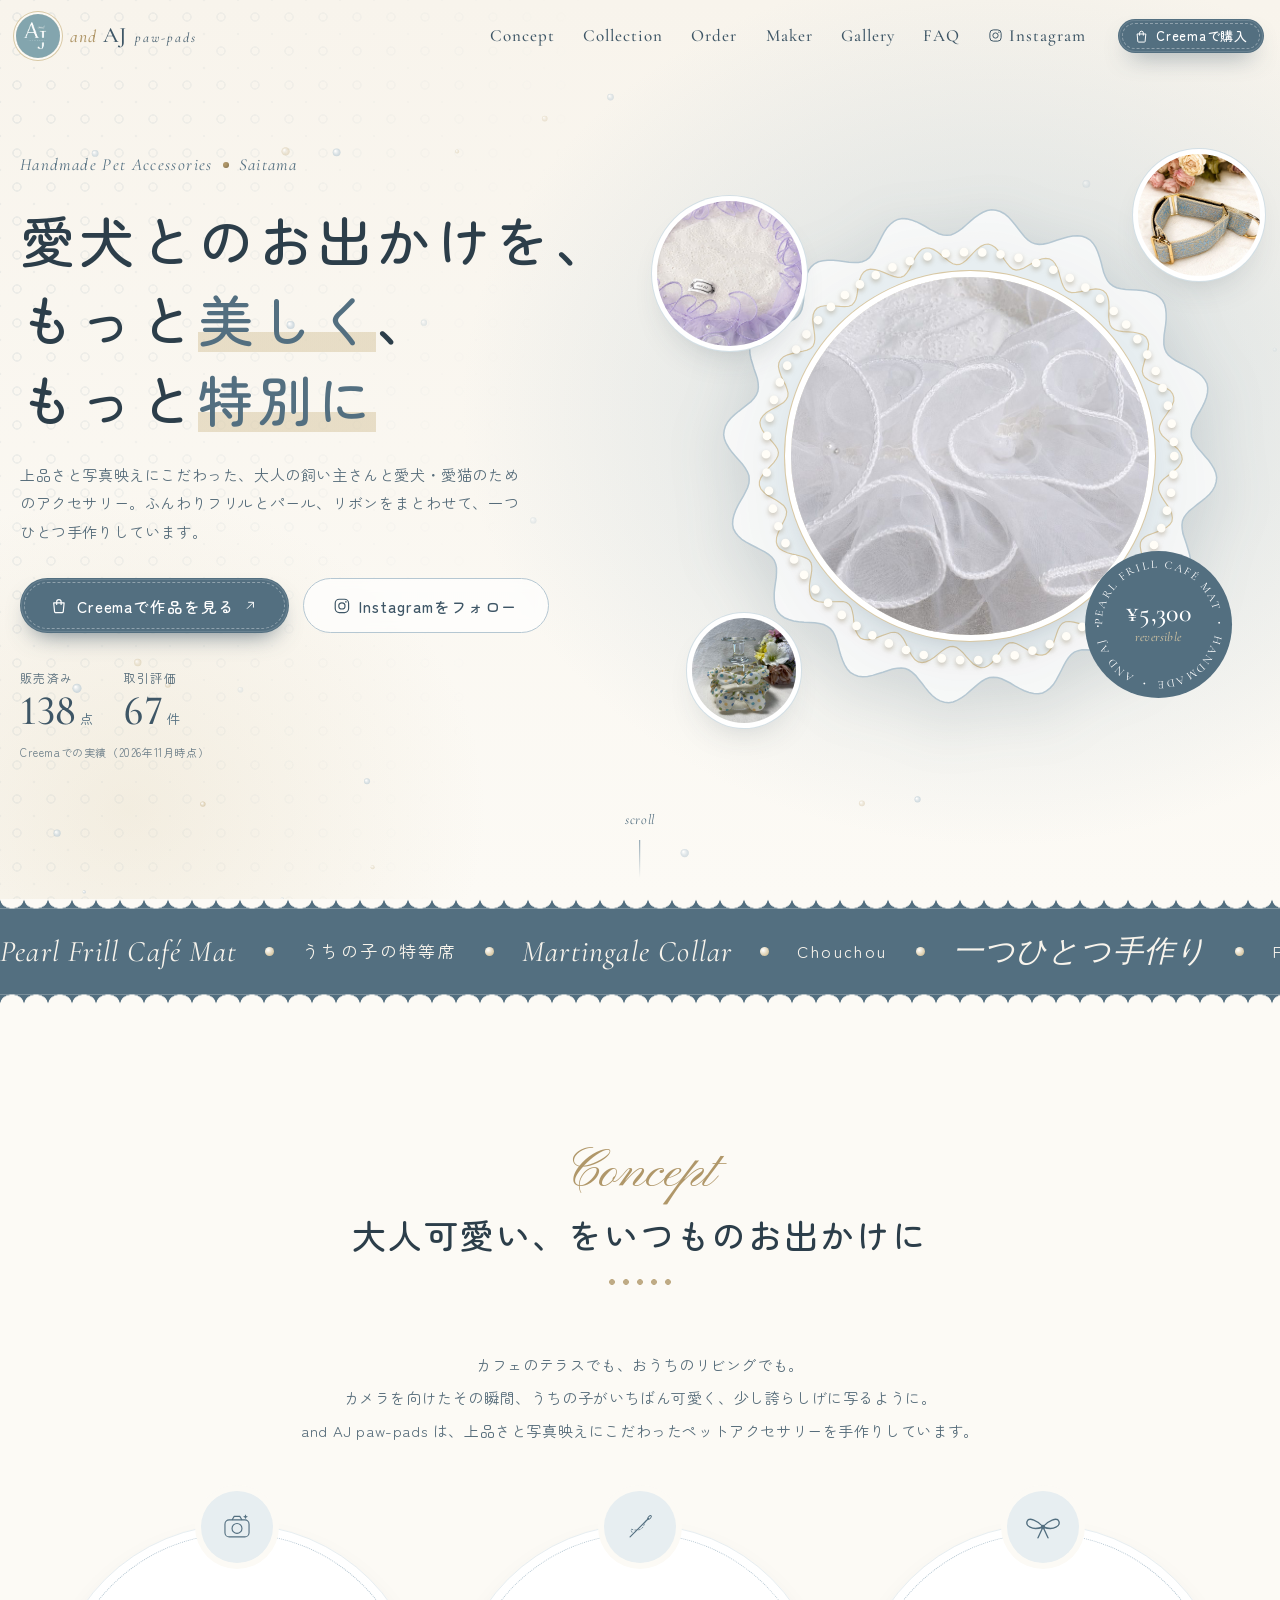
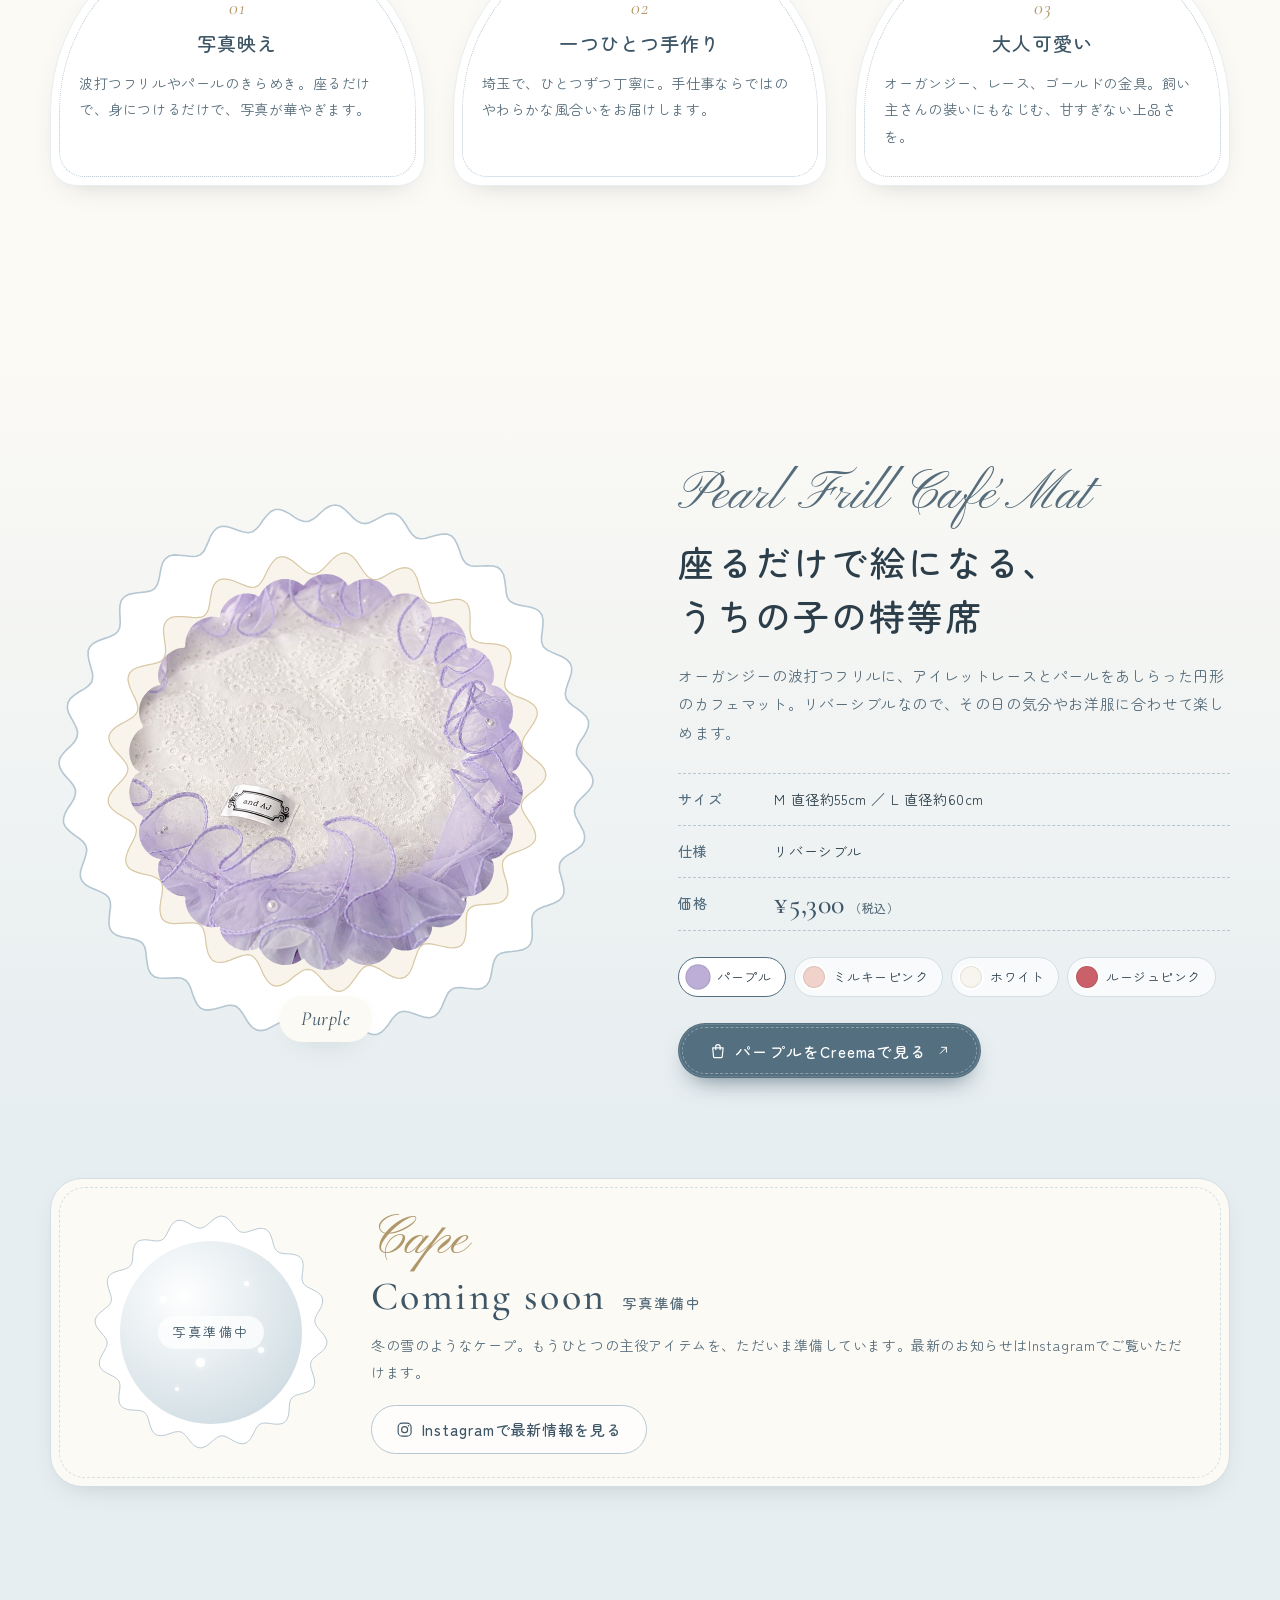
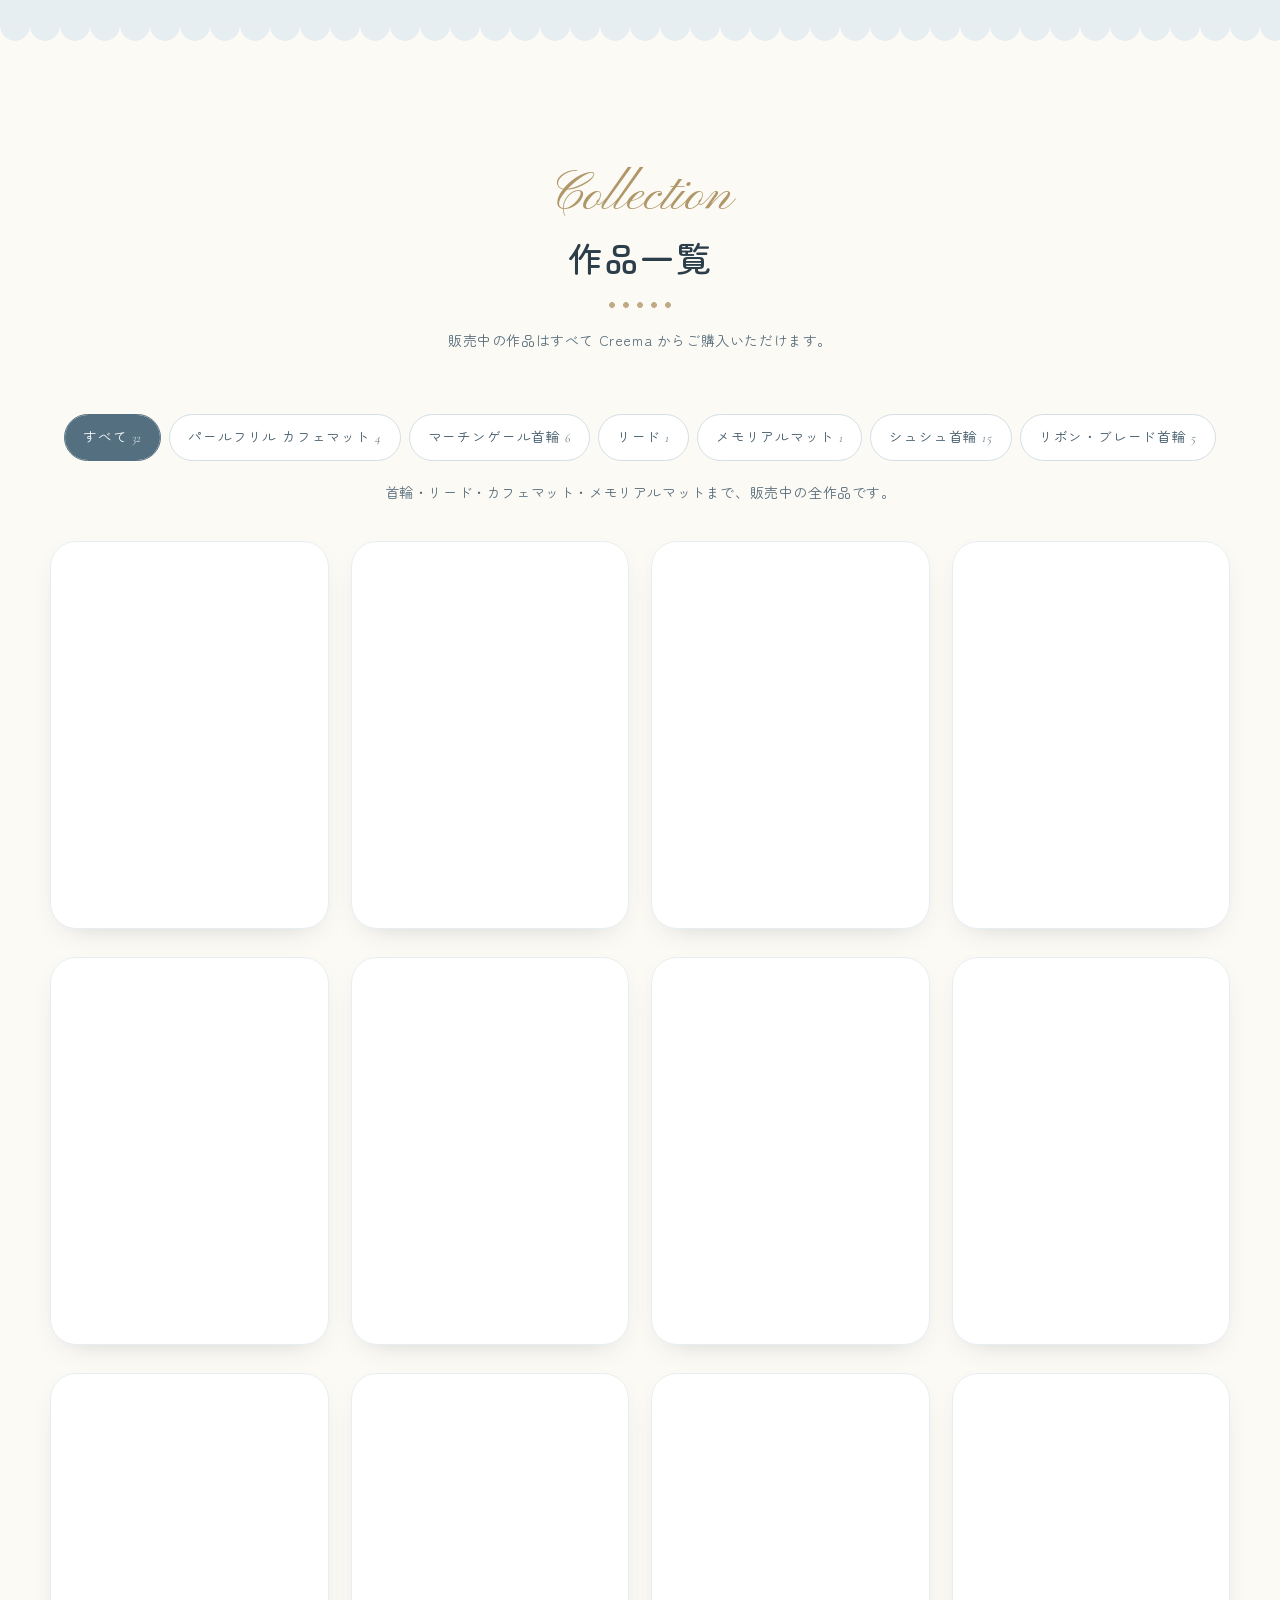
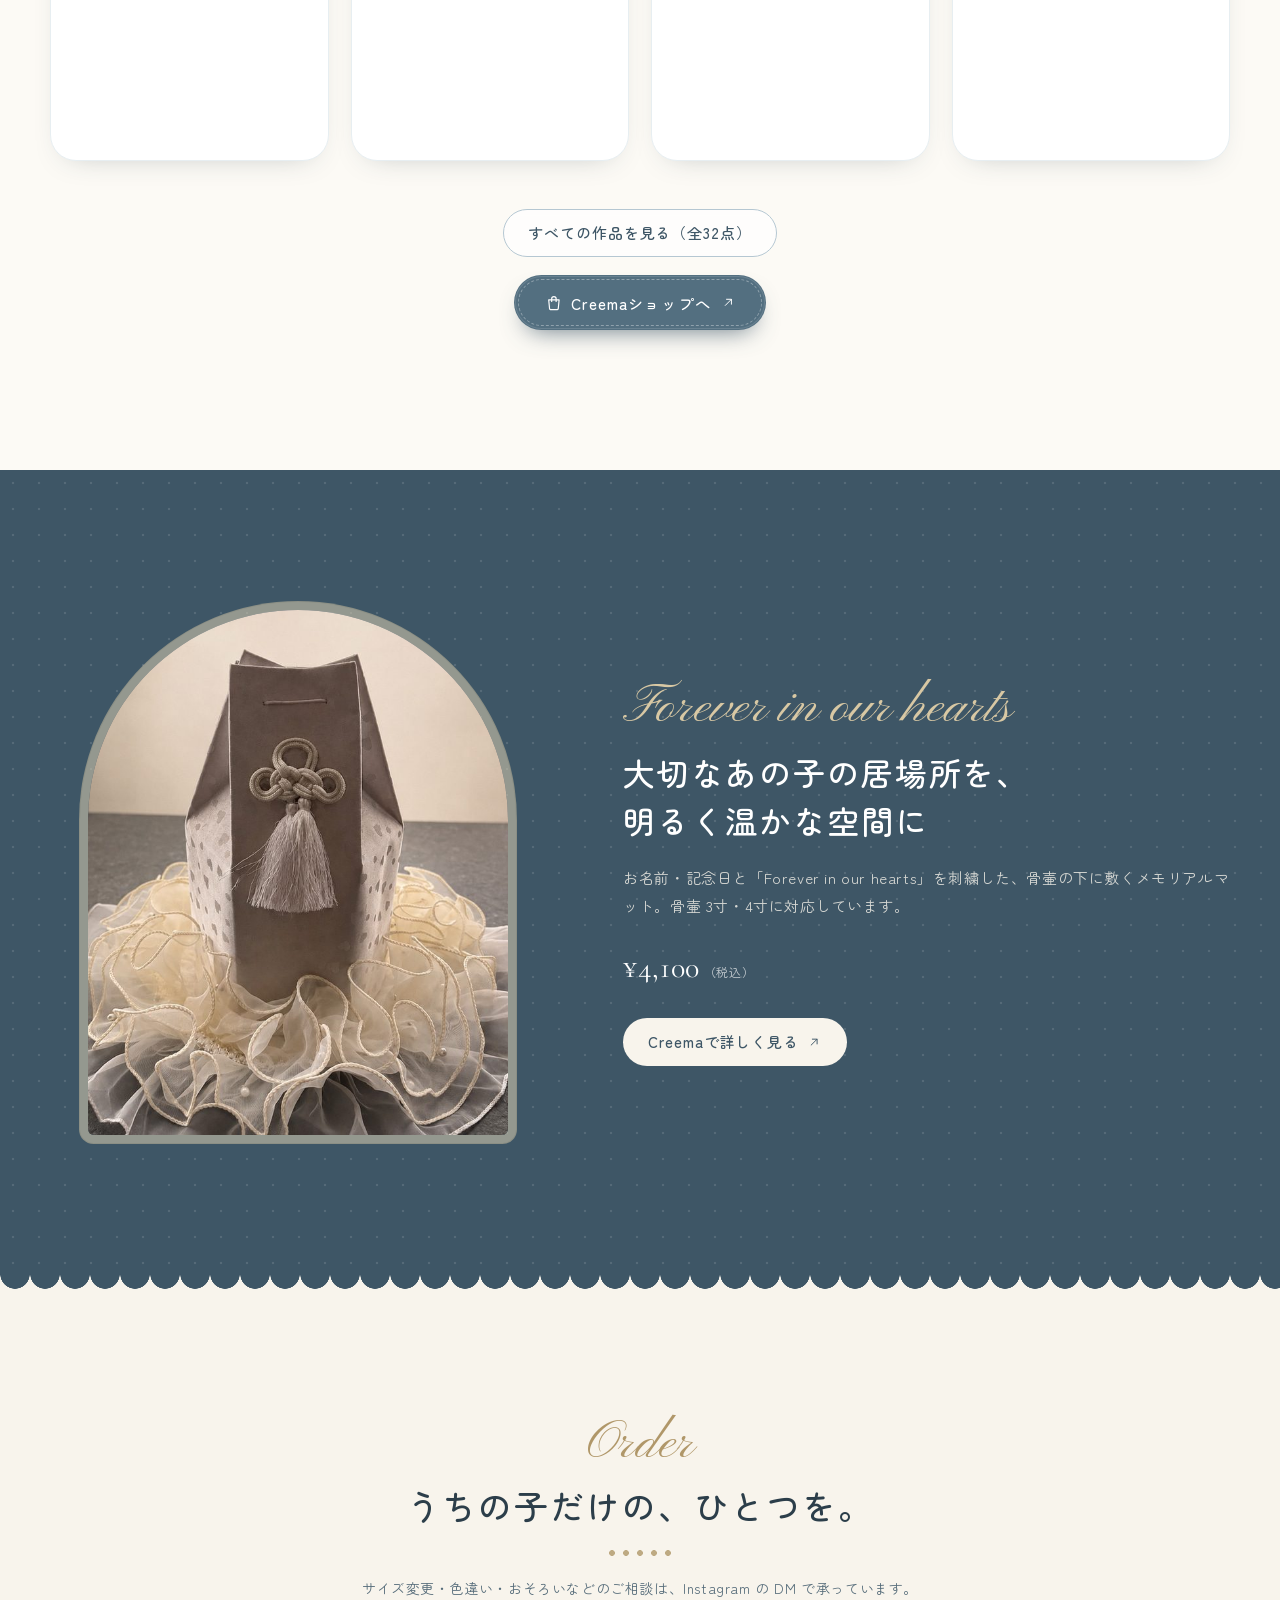
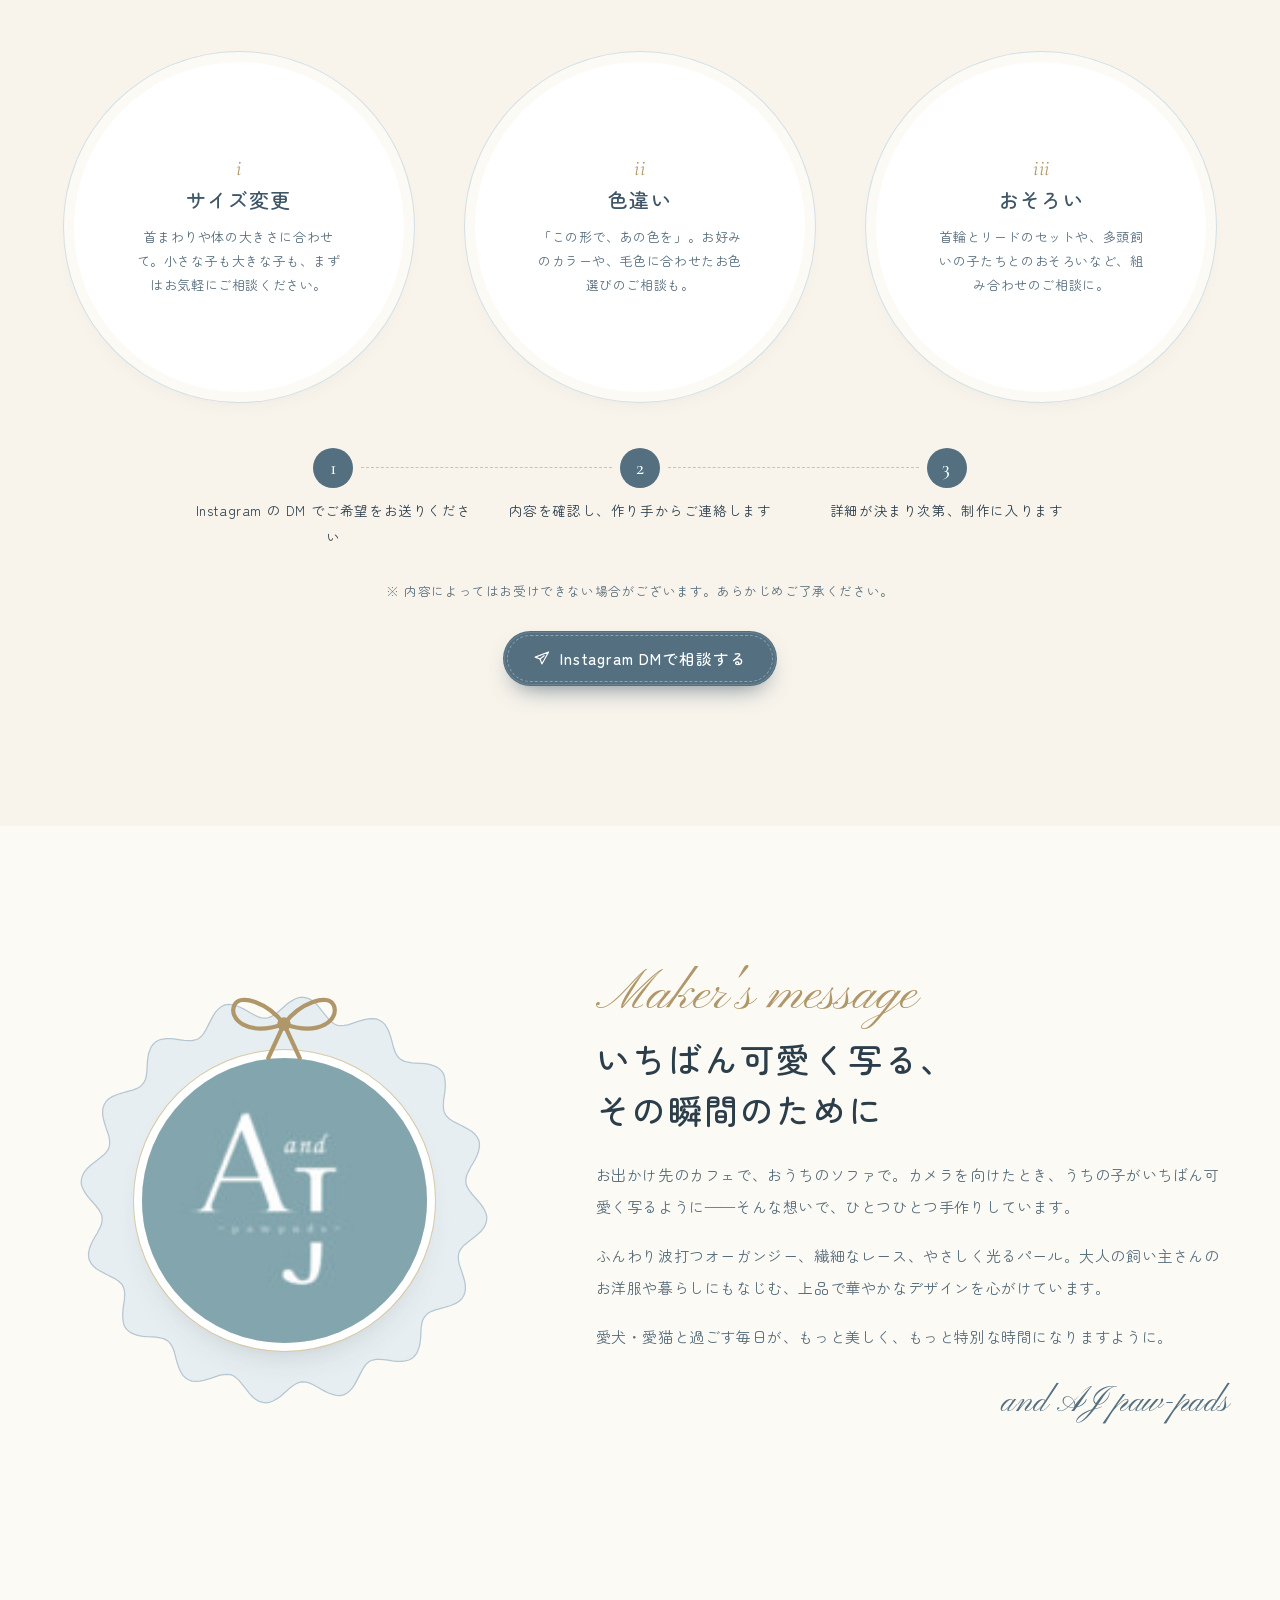
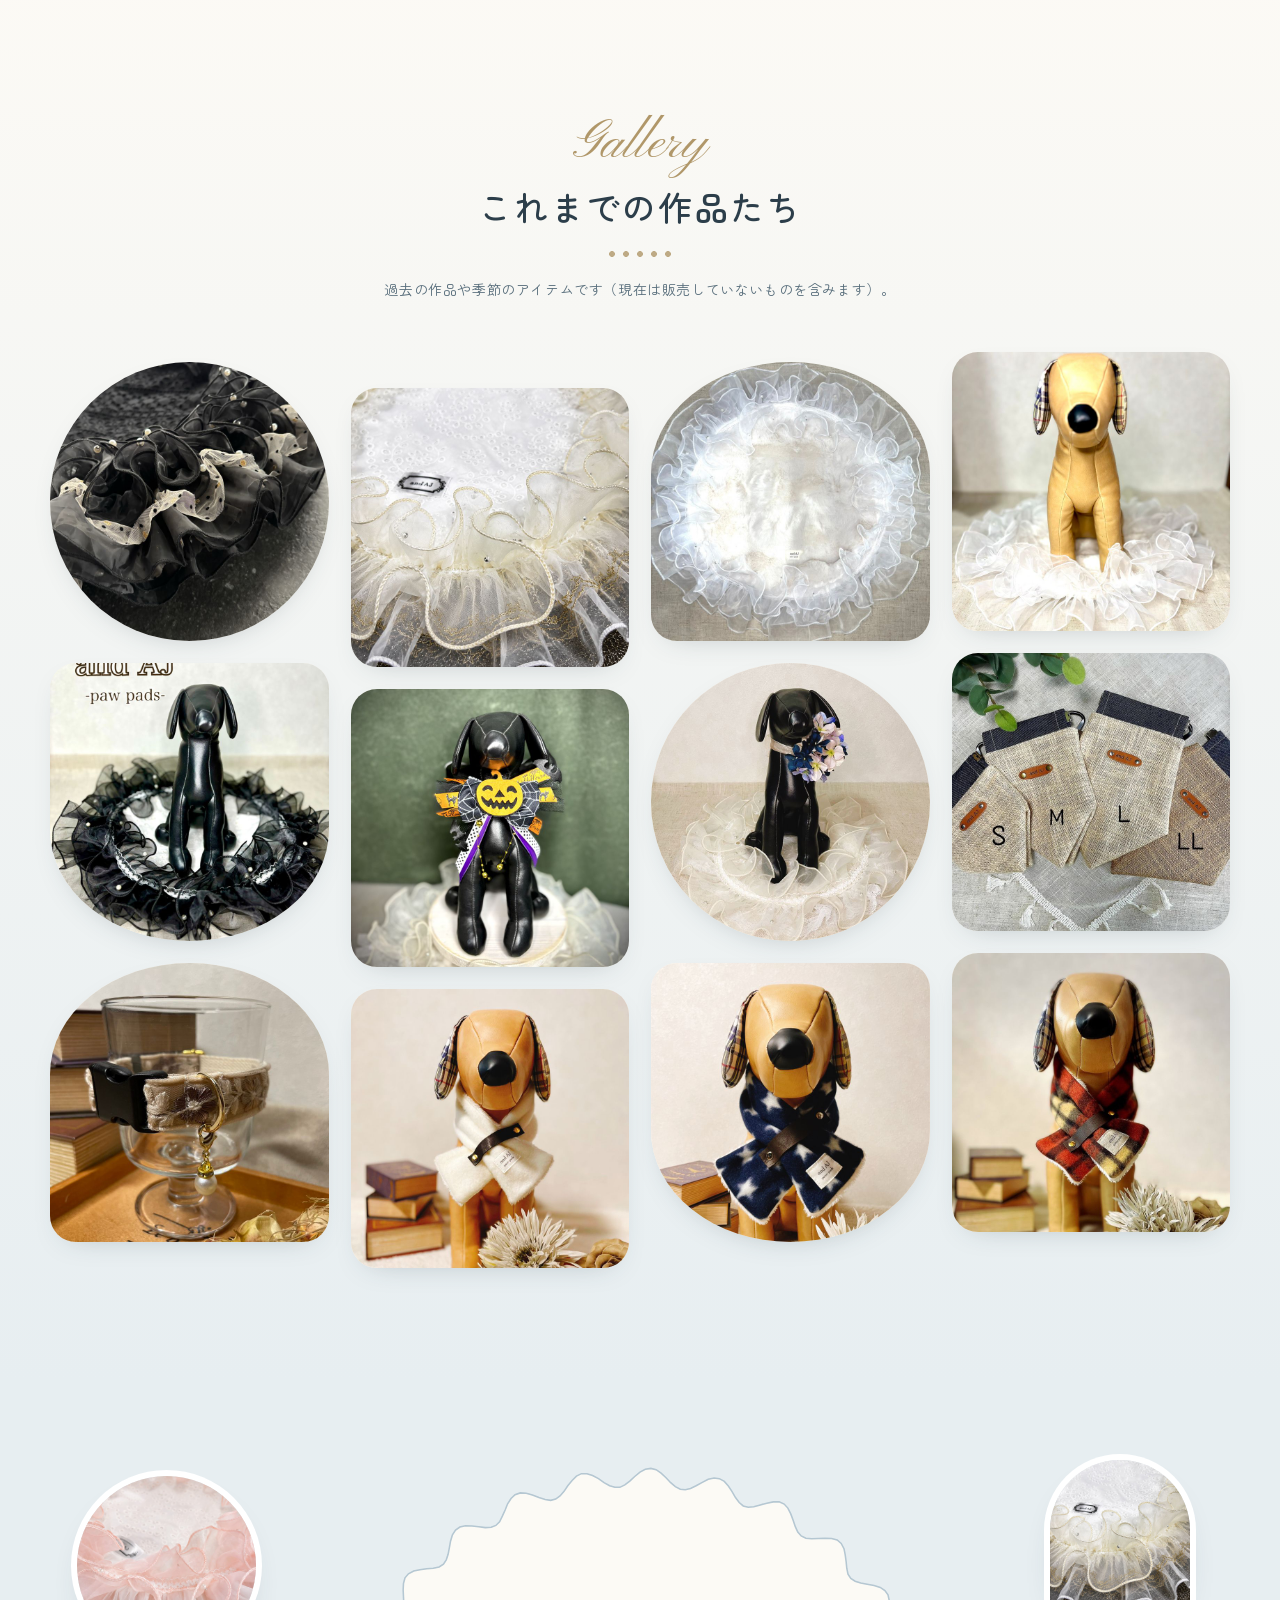
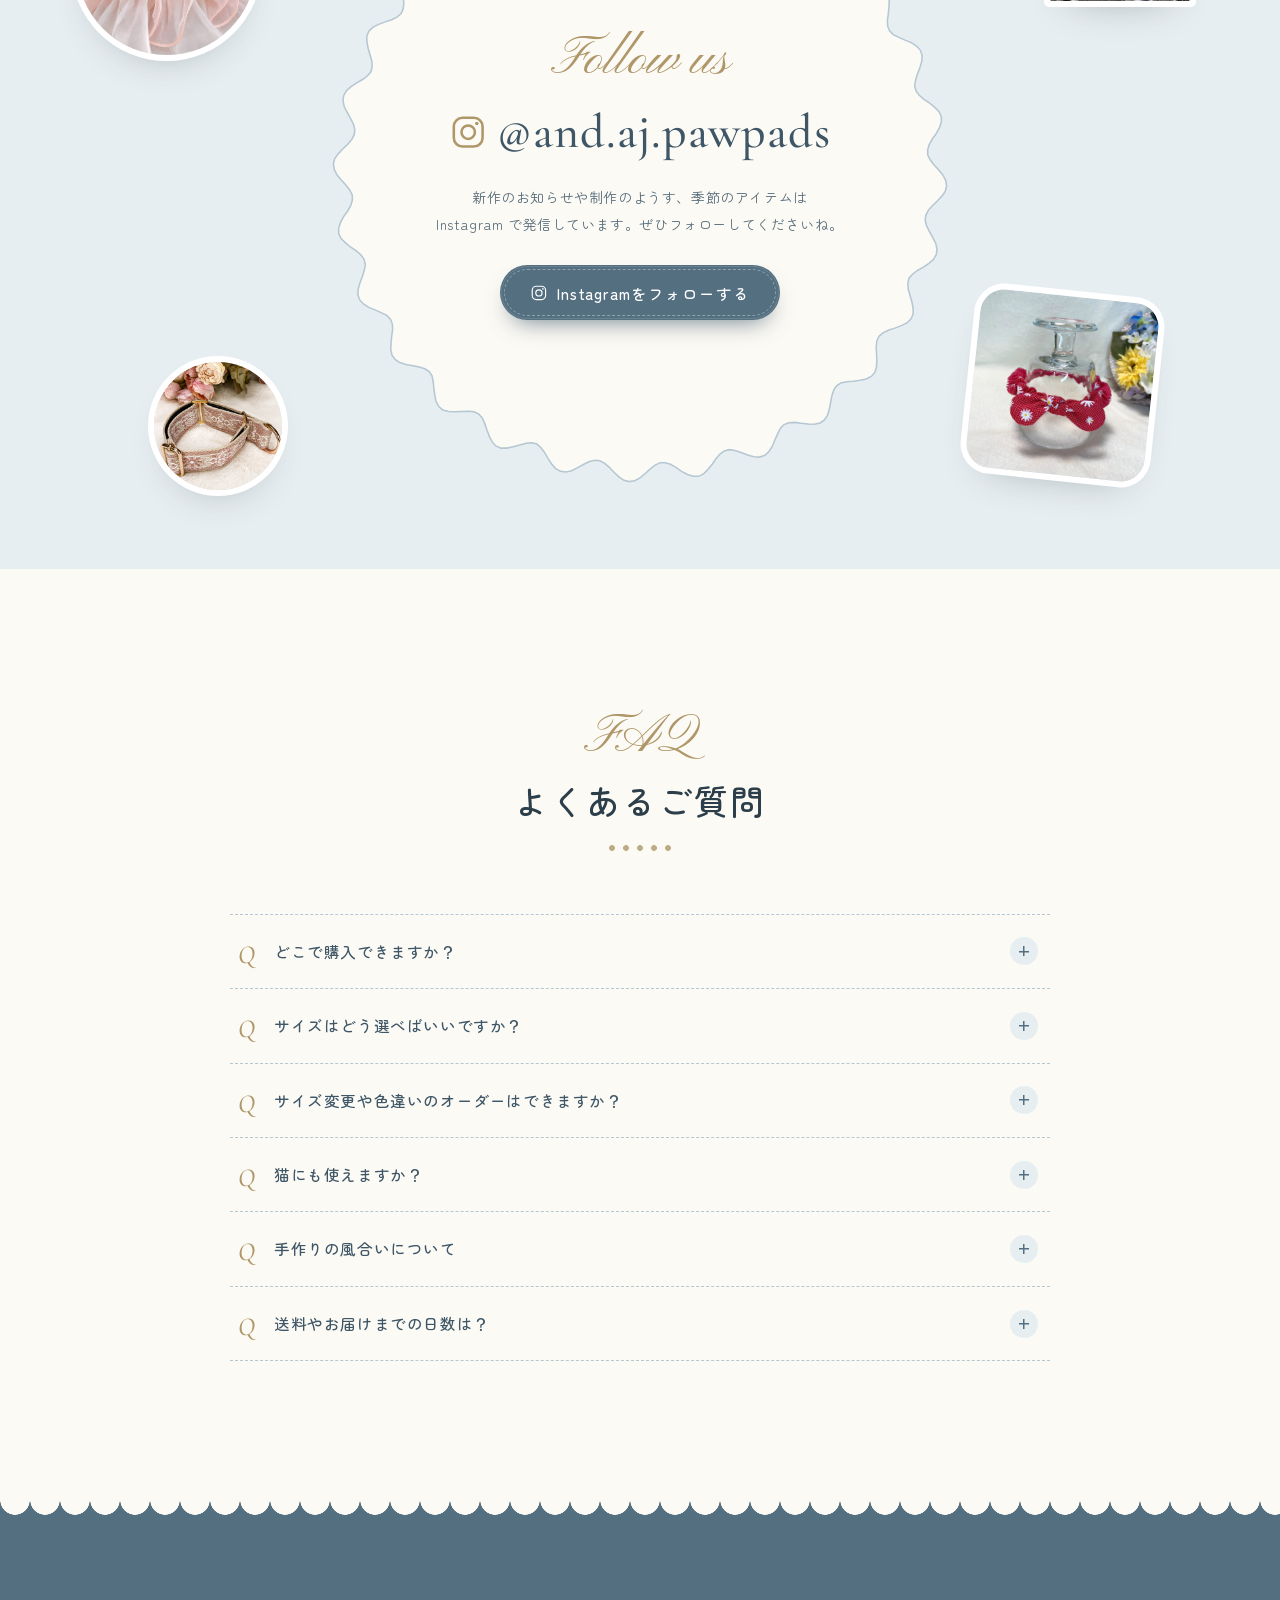
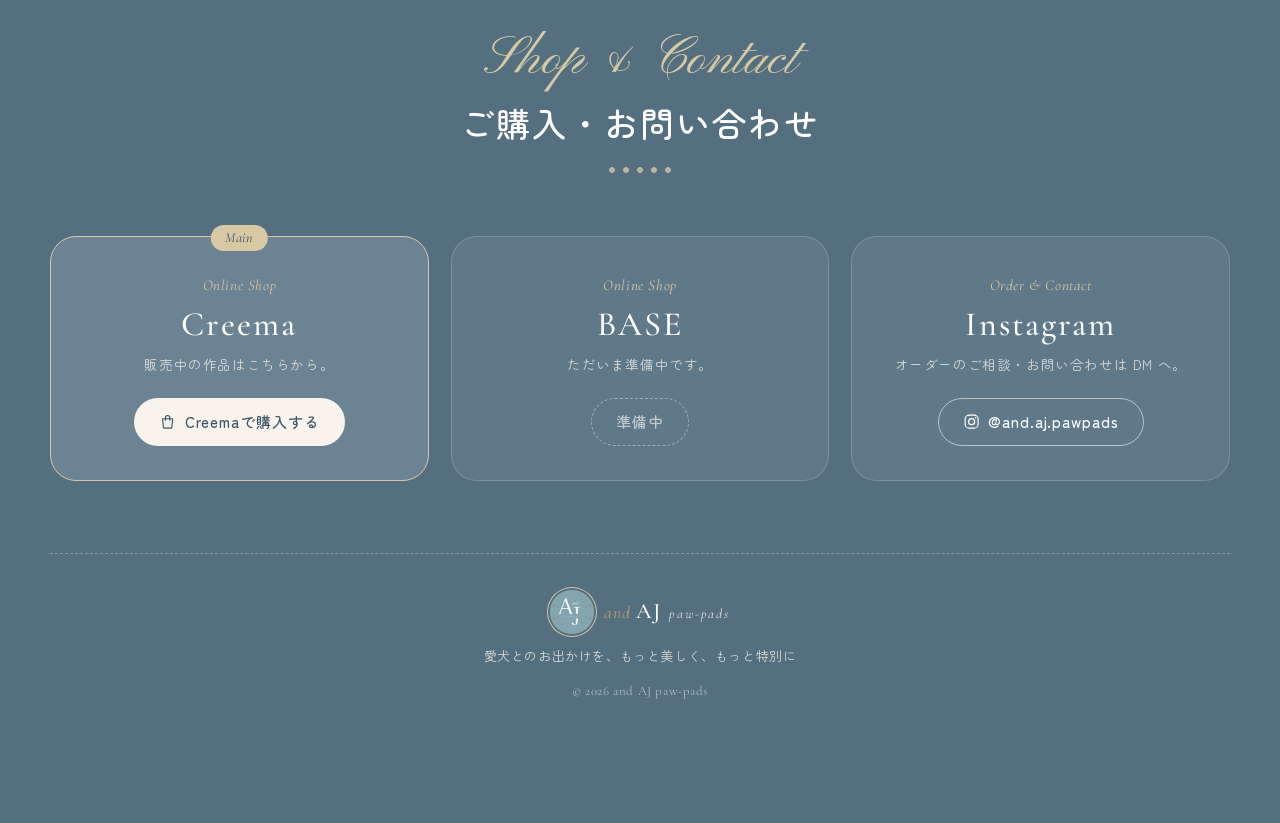
<file: designs/b-dusty-blue/index.html>
<!doctype html>
<html lang="ja">
<head>
<meta charset="utf-8">
<meta name="viewport" content="width=device-width, initial-scale=1">
<title>and AJ paw-pads ｜ 愛犬とのお出かけを、もっと美しく、もっと特別に</title>
<meta name="description" content="埼玉で一つひとつ手作りする、愛犬・愛猫のためのハンドメイドアクセサリー。パールフリル カフェマット、マーチンゲール首輪、シュシュ首輪など。ご購入はCreemaから。">
<meta property="og:title" content="and AJ paw-pads">
<meta property="og:description" content="愛犬とのお出かけを、もっと美しく、もっと特別に。">
<meta property="og:type" content="website">
<meta name="theme-color" content="#6f8a9b">
<link rel="icon" href="../../assets/images/creema-icon.jpg">
<link rel="preconnect" href="https://fonts.googleapis.com">
<link rel="preconnect" href="https://fonts.gstatic.com" crossorigin>
<link rel="stylesheet" href="https://fonts.googleapis.com/css2?family=Cormorant+Garamond:ital,wght@0,400;0,500;0,600;1,400;1,500&family=Pinyon+Script&family=Zen+Maru+Gothic:wght@400;500;700&display=swap">
<link rel="stylesheet" href="style.css">
<script>
  /* JSが動いたときだけ「出現前の非表示」を有効にする。script.js が読み込めなければ 2.5秒後に全表示へ */
  document.documentElement.classList.add('js');
  setTimeout(function () { if (!window.__AJ_READY) document.documentElement.classList.add('reveal-fallback'); }, 2500);
</script>
</head>
<body>

<!-- ===== SVG sprite（フリル円・スカラップ・アイコン） ===== -->
<svg class="sprite" aria-hidden="true" focusable="false" xmlns="http://www.w3.org/2000/svg">
  <defs>
    <symbol id="frill-a" viewBox="0 0 200 200"><path d="M192.0 100.0 L193.4 101.6 L194.6 103.3 L195.6 105.0 L196.3 106.7 L196.6 108.4 L196.4 110.1 L195.9 111.8 L195.0 113.4 L193.8 114.9 L192.3 116.3 L190.7 117.6 L189.0 118.9 L187.4 120.2 L185.9 121.4 L184.7 122.7 L183.8 124.0 L183.2 125.4 L183.0 127.0 L183.1 128.6 L183.4 130.4 L184.0 132.2 L184.7 134.2 L185.3 136.2 L185.9 138.2 L186.3 140.2 L186.4 142.1 L186.2 143.9 L185.6 145.5 L184.7 147.0 L183.4 148.2 L181.8 149.2 L180.0 150.0 L178.0 150.7 L176.0 151.3 L174.0 151.8 L172.1 152.3 L170.3 153.0 L168.8 153.8 L167.6 154.8 L166.7 156.0 L166.0 157.4 L165.6 159.1 L165.3 160.9 L165.2 163.0 L165.1 165.1 L164.9 167.2 L164.6 169.2 L164.0 171.1 L163.3 172.8 L162.3 174.2 L161.0 175.4 L159.5 176.2 L157.7 176.6 L155.8 176.8 L153.7 176.8 L151.6 176.6 L149.5 176.3 L147.5 176.0 L145.6 175.9 L143.8 175.9 L142.3 176.2 L140.8 176.8 L139.6 177.7 L138.5 179.0 L137.5 180.5 L136.6 182.2 L135.7 184.0 L134.7 185.9 L133.7 187.8 L132.6 189.5 L131.3 190.9 L129.9 192.0 L128.4 192.8 L126.7 193.1 L124.9 193.0 L123.1 192.6 L121.2 191.9 L119.3 191.0 L117.5 190.0 L115.7 188.9 L113.9 188.0 L112.3 187.2 L110.6 186.7 L109.1 186.6 L107.6 186.7 L106.1 187.3 L104.6 188.2 L103.1 189.3 L101.6 190.6 L100.0 192.0 L98.4 193.4 L96.7 194.6 L95.0 195.6 L93.3 196.3 L91.6 196.6 L89.9 196.4 L88.2 195.9 L86.6 195.0 L85.1 193.8 L83.7 192.3 L82.4 190.7 L81.1 189.0 L79.8 187.4 L78.6 185.9 L77.3 184.7 L76.0 183.8 L74.6 183.2 L73.0 183.0 L71.4 183.1 L69.6 183.4 L67.8 184.0 L65.8 184.7 L63.8 185.3 L61.8 185.9 L59.8 186.3 L57.9 186.4 L56.1 186.2 L54.5 185.6 L53.0 184.7 L51.8 183.4 L50.8 181.8 L50.0 180.0 L49.3 178.0 L48.7 176.0 L48.2 174.0 L47.7 172.1 L47.0 170.3 L46.2 168.8 L45.2 167.6 L44.0 166.7 L42.6 166.0 L40.9 165.6 L39.1 165.3 L37.0 165.2 L34.9 165.1 L32.8 164.9 L30.8 164.6 L28.9 164.0 L27.2 163.3 L25.8 162.3 L24.6 161.0 L23.8 159.5 L23.4 157.7 L23.2 155.8 L23.2 153.7 L23.4 151.6 L23.7 149.5 L24.0 147.5 L24.1 145.6 L24.1 143.8 L23.8 142.3 L23.2 140.8 L22.3 139.6 L21.0 138.5 L19.5 137.5 L17.8 136.6 L16.0 135.7 L14.1 134.7 L12.2 133.7 L10.5 132.6 L9.1 131.3 L8.0 129.9 L7.2 128.4 L6.9 126.7 L7.0 124.9 L7.4 123.1 L8.1 121.2 L9.0 119.3 L10.0 117.5 L11.1 115.7 L12.0 113.9 L12.8 112.3 L13.3 110.6 L13.4 109.1 L13.3 107.6 L12.7 106.1 L11.8 104.6 L10.7 103.1 L9.4 101.6 L8.0 100.0 L6.6 98.4 L5.4 96.7 L4.4 95.0 L3.7 93.3 L3.4 91.6 L3.6 89.9 L4.1 88.2 L5.0 86.6 L6.2 85.1 L7.7 83.7 L9.3 82.4 L11.0 81.1 L12.6 79.8 L14.1 78.6 L15.3 77.3 L16.2 76.0 L16.8 74.6 L17.0 73.0 L16.9 71.4 L16.6 69.6 L16.0 67.8 L15.3 65.8 L14.7 63.8 L14.1 61.8 L13.7 59.8 L13.6 57.9 L13.8 56.1 L14.4 54.5 L15.3 53.0 L16.6 51.8 L18.2 50.8 L20.0 50.0 L22.0 49.3 L24.0 48.7 L26.0 48.2 L27.9 47.7 L29.7 47.0 L31.2 46.2 L32.4 45.2 L33.3 44.0 L34.0 42.6 L34.4 40.9 L34.7 39.1 L34.8 37.0 L34.9 34.9 L35.1 32.8 L35.4 30.8 L36.0 28.9 L36.7 27.2 L37.7 25.8 L39.0 24.6 L40.5 23.8 L42.3 23.4 L44.2 23.2 L46.3 23.2 L48.4 23.4 L50.5 23.7 L52.5 24.0 L54.4 24.1 L56.2 24.1 L57.7 23.8 L59.2 23.2 L60.4 22.3 L61.5 21.0 L62.5 19.5 L63.4 17.8 L64.3 16.0 L65.3 14.1 L66.3 12.2 L67.4 10.5 L68.7 9.1 L70.1 8.0 L71.6 7.2 L73.3 6.9 L75.1 7.0 L76.9 7.4 L78.8 8.1 L80.7 9.0 L82.5 10.0 L84.3 11.1 L86.1 12.0 L87.7 12.8 L89.4 13.3 L90.9 13.4 L92.4 13.3 L93.9 12.7 L95.4 11.8 L96.9 10.7 L98.4 9.4 L100.0 8.0 L101.6 6.6 L103.3 5.4 L105.0 4.4 L106.7 3.7 L108.4 3.4 L110.1 3.6 L111.8 4.1 L113.4 5.0 L114.9 6.2 L116.3 7.7 L117.6 9.3 L118.9 11.0 L120.2 12.6 L121.4 14.1 L122.7 15.3 L124.0 16.2 L125.4 16.8 L127.0 17.0 L128.6 16.9 L130.4 16.6 L132.2 16.0 L134.2 15.3 L136.2 14.7 L138.2 14.1 L140.2 13.7 L142.1 13.6 L143.9 13.8 L145.5 14.4 L147.0 15.3 L148.2 16.6 L149.2 18.2 L150.0 20.0 L150.7 22.0 L151.3 24.0 L151.8 26.0 L152.3 27.9 L153.0 29.7 L153.8 31.2 L154.8 32.4 L156.0 33.3 L157.4 34.0 L159.1 34.4 L160.9 34.7 L163.0 34.8 L165.1 34.9 L167.2 35.1 L169.2 35.4 L171.1 36.0 L172.8 36.7 L174.2 37.7 L175.4 39.0 L176.2 40.5 L176.6 42.3 L176.8 44.2 L176.8 46.3 L176.6 48.4 L176.3 50.5 L176.0 52.5 L175.9 54.4 L175.9 56.2 L176.2 57.7 L176.8 59.2 L177.7 60.4 L179.0 61.5 L180.5 62.5 L182.2 63.4 L184.0 64.3 L185.9 65.3 L187.8 66.3 L189.5 67.4 L190.9 68.7 L192.0 70.1 L192.8 71.6 L193.1 73.3 L193.0 75.1 L192.6 76.9 L191.9 78.8 L191.0 80.7 L190.0 82.5 L188.9 84.3 L188.0 86.1 L187.2 87.7 L186.7 89.4 L186.6 90.9 L186.7 92.4 L187.3 93.9 L188.2 95.4 L189.3 96.9 L190.6 98.4Z"/></symbol>
    <symbol id="frill-b" viewBox="0 0 200 200"><path d="M190.3 100.0 L190.5 101.6 L190.0 103.1 L188.9 104.7 L187.4 106.1 L185.7 107.5 L184.0 108.8 L182.4 110.1 L181.2 111.4 L180.5 112.8 L180.4 114.2 L180.8 115.7 L181.7 117.4 L182.8 119.1 L184.1 121.0 L185.2 122.8 L186.0 124.7 L186.3 126.4 L186.1 128.0 L185.2 129.3 L183.8 130.5 L182.0 131.5 L180.0 132.3 L177.9 133.1 L176.0 133.8 L174.4 134.7 L173.3 135.8 L172.7 137.0 L172.6 138.6 L172.9 140.4 L173.4 142.4 L174.1 144.5 L174.6 146.6 L174.9 148.6 L174.8 150.4 L174.1 151.9 L173.0 153.0 L171.4 153.8 L169.4 154.2 L167.2 154.4 L165.0 154.6 L162.9 154.7 L161.1 155.0 L159.7 155.7 L158.7 156.6 L158.0 158.0 L157.8 159.8 L157.7 161.9 L157.7 164.1 L157.6 166.3 L157.3 168.3 L156.7 170.0 L155.7 171.3 L154.3 172.1 L152.6 172.4 L150.6 172.3 L148.5 171.9 L146.4 171.4 L144.3 170.9 L142.4 170.6 L140.8 170.7 L139.5 171.3 L138.5 172.4 L137.7 173.9 L137.0 175.8 L136.3 177.9 L135.6 180.0 L134.8 181.9 L133.7 183.4 L132.4 184.5 L130.9 184.9 L129.2 184.8 L127.3 184.2 L125.4 183.2 L123.5 182.0 L121.7 180.9 L120.0 180.1 L118.4 179.6 L116.9 179.7 L115.6 180.4 L114.4 181.5 L113.2 183.1 L111.9 184.9 L110.6 186.7 L109.3 188.3 L107.8 189.5 L106.3 190.2 L104.7 190.3 L103.1 189.7 L101.5 188.7 L100.0 187.2 L98.5 185.6 L97.1 183.9 L95.7 182.6 L94.3 181.6 L92.9 181.2 L91.5 181.3 L89.9 182.0 L88.3 183.1 L86.6 184.4 L84.9 185.8 L83.1 187.0 L81.3 187.8 L79.7 188.1 L78.1 187.8 L76.7 186.9 L75.5 185.4 L74.4 183.6 L73.5 181.6 L72.6 179.6 L71.7 177.9 L70.6 176.5 L69.5 175.6 L68.1 175.2 L66.5 175.3 L64.6 175.9 L62.6 176.6 L60.6 177.4 L58.5 178.1 L56.6 178.4 L54.8 178.2 L53.4 177.6 L52.3 176.3 L51.5 174.7 L51.0 172.7 L50.6 170.5 L50.4 168.3 L50.0 166.3 L49.5 164.6 L48.7 163.4 L47.5 162.5 L46.0 162.1 L44.1 162.1 L42.0 162.2 L39.8 162.3 L37.6 162.4 L35.6 162.2 L34.0 161.6 L32.7 160.6 L32.0 159.1 L31.7 157.3 L31.7 155.3 L32.0 153.1 L32.4 150.9 L32.7 148.9 L32.7 147.1 L32.4 145.6 L31.6 144.4 L30.3 143.6 L28.6 142.9 L26.6 142.4 L24.4 141.9 L22.3 141.3 L20.4 140.5 L18.9 139.5 L18.0 138.2 L17.6 136.7 L17.7 134.9 L18.3 133.0 L19.2 131.0 L20.2 129.0 L21.2 127.1 L21.8 125.4 L22.0 123.9 L21.6 122.5 L20.7 121.2 L19.3 120.1 L17.6 119.0 L15.7 117.9 L13.8 116.8 L12.2 115.5 L11.0 114.1 L10.4 112.6 L10.4 111.0 L11.0 109.4 L12.1 107.7 L13.5 106.1 L15.0 104.5 L16.5 102.9 L17.6 101.4 L18.3 100.0 L18.5 98.6 L18.1 97.1 L17.2 95.7 L15.9 94.1 L14.4 92.5 L12.9 90.8 L11.7 89.2 L10.9 87.5 L10.6 85.8 L11.0 84.3 L12.0 82.9 L13.4 81.6 L15.3 80.4 L17.2 79.4 L19.1 78.3 L20.7 77.3 L21.8 76.1 L22.5 74.8 L22.6 73.3 L22.2 71.7 L21.5 69.8 L20.5 67.9 L19.6 65.9 L18.9 63.9 L18.5 62.0 L18.7 60.4 L19.4 59.0 L20.7 57.8 L22.4 57.0 L24.5 56.4 L26.7 55.9 L28.8 55.5 L30.7 55.0 L32.2 54.3 L33.2 53.3 L33.8 51.9 L34.0 50.3 L33.9 48.3 L33.6 46.2 L33.3 44.0 L33.1 41.9 L33.3 39.9 L33.9 38.4 L34.9 37.2 L36.4 36.4 L38.3 36.1 L40.4 36.1 L42.6 36.2 L44.8 36.4 L46.7 36.5 L48.5 36.3 L49.8 35.8 L50.8 34.7 L51.5 33.3 L52.0 31.4 L52.3 29.3 L52.7 27.1 L53.1 25.0 L53.8 23.2 L54.8 21.8 L56.1 20.9 L57.7 20.5 L59.6 20.7 L61.6 21.2 L63.6 22.0 L65.7 22.9 L67.6 23.6 L69.3 24.0 L70.8 23.9 L72.1 23.3 L73.2 22.1 L74.2 20.6 L75.1 18.7 L76.1 16.7 L77.2 14.8 L78.4 13.2 L79.7 12.0 L81.2 11.5 L82.8 11.5 L84.5 12.1 L86.3 13.2 L88.0 14.6 L89.7 16.0 L91.3 17.3 L92.8 18.2 L94.3 18.6 L95.7 18.5 L97.1 17.8 L98.5 16.7 L100.0 15.2 L101.5 13.6 L103.1 12.0 L104.7 10.8 L106.3 10.0 L107.9 9.8 L109.4 10.3 L110.9 11.3 L112.3 12.8 L113.5 14.6 L114.7 16.4 L115.9 18.1 L117.1 19.5 L118.4 20.5 L119.7 20.9 L121.2 20.7 L122.9 20.1 L124.7 19.1 L126.6 18.0 L128.6 17.0 L130.5 16.2 L132.3 15.9 L133.9 16.1 L135.3 16.9 L136.4 18.2 L137.3 20.0 L138.0 22.0 L138.6 24.2 L139.2 26.2 L139.9 27.9 L140.8 29.3 L142.0 30.1 L143.4 30.5 L145.2 30.4 L147.2 30.1 L149.3 29.6 L151.5 29.2 L153.6 28.9 L155.4 29.1 L156.9 29.7 L158.1 30.8 L158.8 32.3 L159.2 34.2 L159.3 36.4 L159.3 38.6 L159.2 40.8 L159.4 42.7 L159.8 44.3 L160.6 45.5 L161.8 46.3 L163.4 46.8 L165.4 47.1 L167.6 47.2 L169.8 47.4 L171.8 47.8 L173.6 48.4 L175.0 49.4 L175.8 50.8 L176.2 52.4 L176.0 54.3 L175.5 56.4 L174.8 58.5 L174.2 60.6 L173.7 62.5 L173.5 64.1 L173.9 65.6 L174.7 66.7 L176.1 67.7 L177.8 68.6 L179.8 69.4 L181.9 70.2 L183.8 71.2 L185.4 72.3 L186.4 73.6 L186.9 75.1 L186.9 76.7 L186.2 78.5 L185.2 80.3 L183.9 82.2 L182.7 83.9 L181.6 85.6 L180.9 87.2 L180.7 88.7 L181.1 90.0 L182.0 91.4 L183.4 92.7 L185.0 94.1 L186.8 95.5 L188.4 96.9 L189.6 98.4Z"/></symbol>
    <symbol id="frill-c" viewBox="0 0 200 200"><path d="M197.7 100.0 L198.6 101.7 L198.9 103.5 L198.5 105.2 L197.4 106.8 L195.9 108.4 L194.3 109.9 L193.0 111.4 L192.2 113.0 L192.0 114.6 L192.4 116.3 L193.3 118.1 L194.4 120.1 L195.4 122.0 L195.8 123.9 L195.6 125.6 L194.7 127.2 L193.2 128.5 L191.4 129.7 L189.5 130.8 L187.9 132.0 L186.8 133.3 L186.4 134.9 L186.5 136.7 L187.1 138.8 L187.7 140.9 L188.1 143.0 L188.1 144.9 L187.4 146.5 L186.1 147.7 L184.3 148.6 L182.2 149.4 L180.1 150.1 L178.4 150.9 L177.1 152.0 L176.4 153.5 L176.2 155.4 L176.3 157.5 L176.4 159.7 L176.3 161.8 L175.8 163.6 L174.7 164.9 L173.0 165.8 L171.0 166.2 L168.8 166.5 L166.7 166.7 L164.8 167.1 L163.4 168.0 L162.5 169.4 L161.9 171.2 L161.5 173.3 L161.1 175.5 L160.5 177.5 L159.5 179.0 L158.1 180.0 L156.3 180.4 L154.2 180.3 L152.0 180.1 L149.9 179.8 L148.0 179.9 L146.5 180.5 L145.3 181.7 L144.4 183.5 L143.5 185.5 L142.7 187.5 L141.6 189.2 L140.3 190.4 L138.6 191.0 L136.7 190.9 L134.7 190.3 L132.6 189.5 L130.6 188.9 L128.8 188.6 L127.2 189.0 L125.8 190.0 L124.5 191.5 L123.3 193.3 L121.9 195.0 L120.5 196.4 L118.9 197.2 L117.1 197.2 L115.3 196.6 L113.4 195.6 L111.6 194.3 L109.8 193.3 L108.1 192.8 L106.5 192.8 L104.9 193.6 L103.3 194.8 L101.7 196.3 L100.0 197.7 L98.3 198.6 L96.5 198.9 L94.8 198.5 L93.2 197.4 L91.6 195.9 L90.1 194.3 L88.6 193.0 L87.0 192.2 L85.4 192.0 L83.7 192.4 L81.9 193.3 L79.9 194.4 L78.0 195.4 L76.1 195.8 L74.4 195.6 L72.8 194.7 L71.5 193.2 L70.3 191.4 L69.2 189.5 L68.0 187.9 L66.7 186.8 L65.1 186.4 L63.3 186.5 L61.2 187.1 L59.1 187.7 L57.0 188.1 L55.1 188.1 L53.5 187.4 L52.3 186.1 L51.4 184.3 L50.6 182.2 L49.9 180.1 L49.1 178.4 L48.0 177.1 L46.5 176.4 L44.6 176.2 L42.5 176.3 L40.3 176.4 L38.2 176.3 L36.4 175.8 L35.1 174.7 L34.2 173.0 L33.8 171.0 L33.5 168.8 L33.3 166.7 L32.9 164.8 L32.0 163.4 L30.6 162.5 L28.8 161.9 L26.7 161.5 L24.5 161.1 L22.5 160.5 L21.0 159.5 L20.0 158.1 L19.6 156.3 L19.7 154.2 L19.9 152.0 L20.2 149.9 L20.1 148.0 L19.5 146.5 L18.3 145.3 L16.5 144.4 L14.5 143.5 L12.5 142.7 L10.8 141.6 L9.6 140.3 L9.0 138.6 L9.1 136.7 L9.7 134.7 L10.5 132.6 L11.1 130.6 L11.4 128.8 L11.0 127.2 L10.0 125.8 L8.5 124.5 L6.7 123.3 L5.0 121.9 L3.6 120.5 L2.8 118.9 L2.8 117.1 L3.4 115.3 L4.4 113.4 L5.7 111.6 L6.7 109.8 L7.2 108.1 L7.2 106.5 L6.4 104.9 L5.2 103.3 L3.7 101.7 L2.3 100.0 L1.4 98.3 L1.1 96.5 L1.5 94.8 L2.6 93.2 L4.1 91.6 L5.7 90.1 L7.0 88.6 L7.8 87.0 L8.0 85.4 L7.6 83.7 L6.7 81.9 L5.6 79.9 L4.6 78.0 L4.2 76.1 L4.4 74.4 L5.3 72.8 L6.8 71.5 L8.6 70.3 L10.5 69.2 L12.1 68.0 L13.2 66.7 L13.6 65.1 L13.5 63.3 L12.9 61.2 L12.3 59.1 L11.9 57.0 L11.9 55.1 L12.6 53.5 L13.9 52.3 L15.7 51.4 L17.8 50.6 L19.9 49.9 L21.6 49.1 L22.9 48.0 L23.6 46.5 L23.8 44.6 L23.7 42.5 L23.6 40.3 L23.7 38.2 L24.2 36.4 L25.3 35.1 L27.0 34.2 L29.0 33.8 L31.2 33.5 L33.3 33.3 L35.2 32.9 L36.6 32.0 L37.5 30.6 L38.1 28.8 L38.5 26.7 L38.9 24.5 L39.5 22.5 L40.5 21.0 L41.9 20.0 L43.7 19.6 L45.8 19.7 L48.0 19.9 L50.1 20.2 L52.0 20.1 L53.5 19.5 L54.7 18.3 L55.6 16.5 L56.5 14.5 L57.3 12.5 L58.4 10.8 L59.7 9.6 L61.4 9.0 L63.3 9.1 L65.3 9.7 L67.4 10.5 L69.4 11.1 L71.2 11.4 L72.8 11.0 L74.2 10.0 L75.5 8.5 L76.7 6.7 L78.1 5.0 L79.5 3.6 L81.1 2.8 L82.9 2.8 L84.7 3.4 L86.6 4.4 L88.4 5.7 L90.2 6.7 L91.9 7.2 L93.5 7.2 L95.1 6.4 L96.7 5.2 L98.3 3.7 L100.0 2.3 L101.7 1.4 L103.5 1.1 L105.2 1.5 L106.8 2.6 L108.4 4.1 L109.9 5.7 L111.4 7.0 L113.0 7.8 L114.6 8.0 L116.3 7.6 L118.1 6.7 L120.1 5.6 L122.0 4.6 L123.9 4.2 L125.6 4.4 L127.2 5.3 L128.5 6.8 L129.7 8.6 L130.8 10.5 L132.0 12.1 L133.3 13.2 L134.9 13.6 L136.7 13.5 L138.8 12.9 L140.9 12.3 L143.0 11.9 L144.9 11.9 L146.5 12.6 L147.7 13.9 L148.6 15.7 L149.4 17.8 L150.1 19.9 L150.9 21.6 L152.0 22.9 L153.5 23.6 L155.4 23.8 L157.5 23.7 L159.7 23.6 L161.8 23.7 L163.6 24.2 L164.9 25.3 L165.8 27.0 L166.2 29.0 L166.5 31.2 L166.7 33.3 L167.1 35.2 L168.0 36.6 L169.4 37.5 L171.2 38.1 L173.3 38.5 L175.5 38.9 L177.5 39.5 L179.0 40.5 L180.0 41.9 L180.4 43.7 L180.3 45.8 L180.1 48.0 L179.8 50.1 L179.9 52.0 L180.5 53.5 L181.7 54.7 L183.5 55.6 L185.5 56.5 L187.5 57.3 L189.2 58.4 L190.4 59.7 L191.0 61.4 L190.9 63.3 L190.3 65.3 L189.5 67.4 L188.9 69.4 L188.6 71.2 L189.0 72.8 L190.0 74.2 L191.5 75.5 L193.3 76.7 L195.0 78.1 L196.4 79.5 L197.2 81.1 L197.2 82.9 L196.6 84.7 L195.6 86.6 L194.3 88.4 L193.3 90.2 L192.8 91.9 L192.8 93.5 L193.6 95.1 L194.8 96.7 L196.3 98.3Z"/></symbol>
    <symbol id="scallop" viewBox="0 0 200 200"><path d="M193.0 100.0 L195.1 101.2 L196.1 102.5 L196.8 103.8 L197.4 105.1 L197.8 106.4 L198.1 107.7 L198.3 109.0 L198.4 110.3 L198.3 111.6 L198.1 112.9 L197.8 114.2 L197.4 115.4 L196.8 116.6 L196.2 117.8 L195.3 119.0 L194.4 120.1 L193.2 121.1 L191.7 122.0 L191.5 123.2 L192.4 124.8 L192.9 126.2 L193.3 127.6 L193.4 129.0 L193.5 130.4 L193.4 131.7 L193.2 133.0 L192.9 134.3 L192.4 135.5 L191.9 136.7 L191.2 137.8 L190.4 138.9 L189.5 139.9 L188.5 140.8 L187.4 141.7 L186.1 142.5 L184.6 143.1 L182.7 143.5 L183.6 145.4 L183.9 147.0 L184.0 148.5 L183.9 149.9 L183.6 151.3 L183.3 152.5 L182.8 153.8 L182.3 155.0 L181.6 156.1 L180.8 157.1 L179.9 158.1 L179.0 159.0 L177.9 159.8 L176.8 160.5 L175.5 161.1 L174.1 161.7 L172.6 162.0 L170.8 162.1 L170.3 163.3 L170.3 165.0 L170.1 166.5 L169.7 167.9 L169.2 169.2 L168.6 170.4 L167.9 171.6 L167.1 172.6 L166.2 173.6 L165.3 174.4 L164.2 175.2 L163.1 175.9 L161.9 176.5 L160.7 176.9 L159.3 177.3 L157.9 177.6 L156.4 177.6 L154.8 177.5 L153.1 177.2 L152.9 179.2 L152.4 180.7 L151.8 182.0 L151.0 183.2 L150.2 184.3 L149.3 185.3 L148.3 186.2 L147.2 186.9 L146.1 187.6 L144.9 188.2 L143.7 188.6 L142.4 189.0 L141.1 189.2 L139.7 189.3 L138.3 189.2 L136.9 189.0 L135.4 188.6 L133.7 187.8 L132.8 188.8 L132.0 190.3 L131.1 191.5 L130.1 192.6 L129.0 193.5 L127.9 194.3 L126.8 195.0 L125.6 195.5 L124.4 195.9 L123.1 196.3 L121.8 196.5 L120.5 196.5 L119.2 196.5 L117.8 196.3 L116.5 196.0 L115.1 195.5 L113.8 194.9 L112.4 194.0 L111.0 193.2 L110.0 194.8 L108.8 195.9 L107.6 196.8 L106.4 197.5 L105.1 198.0 L103.9 198.5 L102.6 198.8 L101.3 198.9 L100.0 199.0 L98.7 198.9 L97.4 198.8 L96.1 198.5 L94.9 198.0 L93.6 197.5 L92.4 196.8 L91.2 195.9 L90.0 194.8 L89.0 193.2 L87.6 194.0 L86.2 194.9 L84.9 195.5 L83.5 196.0 L82.2 196.3 L80.8 196.5 L79.5 196.5 L78.2 196.5 L76.9 196.3 L75.6 195.9 L74.4 195.5 L73.2 195.0 L72.1 194.3 L71.0 193.5 L69.9 192.6 L68.9 191.5 L68.0 190.3 L67.2 188.8 L66.3 187.8 L64.6 188.6 L63.1 189.0 L61.7 189.2 L60.3 189.3 L58.9 189.2 L57.6 189.0 L56.3 188.6 L55.1 188.2 L53.9 187.6 L52.8 186.9 L51.7 186.2 L50.7 185.3 L49.8 184.3 L49.0 183.2 L48.2 182.0 L47.6 180.7 L47.1 179.2 L46.9 177.2 L45.2 177.5 L43.6 177.6 L42.1 177.6 L40.7 177.3 L39.3 176.9 L38.1 176.5 L36.9 175.9 L35.8 175.2 L34.7 174.4 L33.8 173.6 L32.9 172.6 L32.1 171.6 L31.4 170.4 L30.8 169.2 L30.3 167.9 L29.9 166.5 L29.7 165.0 L29.7 163.3 L29.2 162.1 L27.4 162.0 L25.9 161.7 L24.5 161.1 L23.2 160.5 L22.1 159.8 L21.0 159.0 L20.1 158.1 L19.2 157.1 L18.4 156.1 L17.7 155.0 L17.2 153.8 L16.7 152.5 L16.4 151.3 L16.1 149.9 L16.0 148.5 L16.1 147.0 L16.4 145.4 L17.3 143.5 L15.4 143.1 L13.9 142.5 L12.6 141.7 L11.5 140.8 L10.5 139.9 L9.6 138.9 L8.8 137.8 L8.1 136.7 L7.6 135.5 L7.1 134.3 L6.8 133.0 L6.6 131.7 L6.5 130.4 L6.6 129.0 L6.7 127.6 L7.1 126.2 L7.6 124.8 L8.5 123.2 L8.3 122.0 L6.8 121.1 L5.6 120.1 L4.7 119.0 L3.8 117.8 L3.2 116.6 L2.6 115.4 L2.2 114.2 L1.9 112.9 L1.7 111.6 L1.6 110.3 L1.7 109.0 L1.9 107.7 L2.2 106.4 L2.6 105.1 L3.2 103.8 L3.9 102.5 L4.9 101.2 L7.0 100.0 L4.9 98.8 L3.9 97.5 L3.2 96.2 L2.6 94.9 L2.2 93.6 L1.9 92.3 L1.7 91.0 L1.6 89.7 L1.7 88.4 L1.9 87.1 L2.2 85.8 L2.6 84.6 L3.2 83.4 L3.8 82.2 L4.7 81.0 L5.6 79.9 L6.8 78.9 L8.3 78.0 L8.5 76.8 L7.6 75.2 L7.1 73.8 L6.7 72.4 L6.6 71.0 L6.5 69.6 L6.6 68.3 L6.8 67.0 L7.1 65.7 L7.6 64.5 L8.1 63.3 L8.8 62.2 L9.6 61.1 L10.5 60.1 L11.5 59.2 L12.6 58.3 L13.9 57.5 L15.4 56.9 L17.3 56.5 L16.4 54.6 L16.1 53.0 L16.0 51.5 L16.1 50.1 L16.4 48.7 L16.7 47.5 L17.2 46.2 L17.7 45.0 L18.4 43.9 L19.2 42.9 L20.1 41.9 L21.0 41.0 L22.1 40.2 L23.2 39.5 L24.5 38.9 L25.9 38.3 L27.4 38.0 L29.2 37.9 L29.7 36.7 L29.7 35.0 L29.9 33.5 L30.3 32.1 L30.8 30.8 L31.4 29.6 L32.1 28.4 L32.9 27.4 L33.8 26.4 L34.7 25.6 L35.8 24.8 L36.9 24.1 L38.1 23.5 L39.3 23.1 L40.7 22.7 L42.1 22.4 L43.6 22.4 L45.2 22.5 L46.9 22.8 L47.1 20.8 L47.6 19.3 L48.2 18.0 L49.0 16.8 L49.8 15.7 L50.7 14.7 L51.7 13.8 L52.8 13.1 L53.9 12.4 L55.1 11.8 L56.3 11.4 L57.6 11.0 L58.9 10.8 L60.3 10.7 L61.7 10.8 L63.1 11.0 L64.6 11.4 L66.3 12.2 L67.2 11.2 L68.0 9.7 L68.9 8.5 L69.9 7.4 L71.0 6.5 L72.1 5.7 L73.2 5.0 L74.4 4.5 L75.6 4.1 L76.9 3.7 L78.2 3.5 L79.5 3.5 L80.8 3.5 L82.2 3.7 L83.5 4.0 L84.9 4.5 L86.2 5.1 L87.6 6.0 L89.0 6.8 L90.0 5.2 L91.2 4.1 L92.4 3.2 L93.6 2.5 L94.9 2.0 L96.1 1.5 L97.4 1.2 L98.7 1.1 L100.0 1.0 L101.3 1.1 L102.6 1.2 L103.9 1.5 L105.1 2.0 L106.4 2.5 L107.6 3.2 L108.8 4.1 L110.0 5.2 L111.0 6.8 L112.4 6.0 L113.8 5.1 L115.1 4.5 L116.5 4.0 L117.8 3.7 L119.2 3.5 L120.5 3.5 L121.8 3.5 L123.1 3.7 L124.4 4.1 L125.6 4.5 L126.8 5.0 L127.9 5.7 L129.0 6.5 L130.1 7.4 L131.1 8.5 L132.0 9.7 L132.8 11.2 L133.7 12.2 L135.4 11.4 L136.9 11.0 L138.3 10.8 L139.7 10.7 L141.1 10.8 L142.4 11.0 L143.7 11.4 L144.9 11.8 L146.1 12.4 L147.2 13.1 L148.3 13.8 L149.3 14.7 L150.2 15.7 L151.0 16.8 L151.8 18.0 L152.4 19.3 L152.9 20.8 L153.1 22.8 L154.8 22.5 L156.4 22.4 L157.9 22.4 L159.3 22.7 L160.7 23.1 L161.9 23.5 L163.1 24.1 L164.2 24.8 L165.3 25.6 L166.2 26.4 L167.1 27.4 L167.9 28.4 L168.6 29.6 L169.2 30.8 L169.7 32.1 L170.1 33.5 L170.3 35.0 L170.3 36.7 L170.8 37.9 L172.6 38.0 L174.1 38.3 L175.5 38.9 L176.8 39.5 L177.9 40.2 L179.0 41.0 L179.9 41.9 L180.8 42.9 L181.6 43.9 L182.3 45.0 L182.8 46.2 L183.3 47.5 L183.6 48.7 L183.9 50.1 L184.0 51.5 L183.9 53.0 L183.6 54.6 L182.7 56.5 L184.6 56.9 L186.1 57.5 L187.4 58.3 L188.5 59.2 L189.5 60.1 L190.4 61.1 L191.2 62.2 L191.9 63.3 L192.4 64.5 L192.9 65.7 L193.2 67.0 L193.4 68.3 L193.5 69.6 L193.4 71.0 L193.3 72.4 L192.9 73.8 L192.4 75.2 L191.5 76.8 L191.7 78.0 L193.2 78.9 L194.4 79.9 L195.3 81.0 L196.2 82.2 L196.8 83.4 L197.4 84.6 L197.8 85.8 L198.1 87.1 L198.3 88.4 L198.4 89.7 L198.3 91.0 L198.1 92.3 L197.8 93.6 L197.4 94.9 L196.8 96.2 L196.1 97.5 L195.1 98.8Z"/></symbol>
    <symbol id="i-arrow" viewBox="0 0 24 24"><path d="M7 17 17 7M9 7h8v8" fill="none" stroke="currentColor" stroke-width="1.6" stroke-linecap="round" stroke-linejoin="round"/></symbol>
    <symbol id="i-ig" viewBox="0 0 24 24"><rect x="3" y="3" width="18" height="18" rx="5.5" fill="none" stroke="currentColor" stroke-width="1.6"/><circle cx="12" cy="12" r="4.2" fill="none" stroke="currentColor" stroke-width="1.6"/><circle cx="17.4" cy="6.6" r="1.1" fill="currentColor"/></symbol>
    <symbol id="i-bag" viewBox="0 0 24 24"><path d="M5 8h14l-1.2 12.2a1 1 0 0 1-1 .8H7.2a1 1 0 0 1-1-.8L5 8Z" fill="none" stroke="currentColor" stroke-width="1.6" stroke-linejoin="round"/><path d="M9 10V6.5a3 3 0 0 1 6 0V10" fill="none" stroke="currentColor" stroke-width="1.6" stroke-linecap="round"/></symbol>
    <symbol id="i-dm" viewBox="0 0 24 24"><path d="M21 4 3 11l6.5 2.4L12 20l3-5.2L21 4Z" fill="none" stroke="currentColor" stroke-width="1.6" stroke-linejoin="round"/><path d="m9.5 13.4 5.5-4.4" fill="none" stroke="currentColor" stroke-width="1.6" stroke-linecap="round"/></symbol>
    <symbol id="i-bow" viewBox="0 0 48 32"><path d="M24 16c-6-8-17-12-19-7s5 12 19 7Zm0 0c6-8 17-12 19-7s-5 12-19 7Zm0 0-6 13m6-13 6 13" fill="none" stroke="currentColor" stroke-width="1.6" stroke-linecap="round" stroke-linejoin="round"/><circle cx="24" cy="16" r="2.6" fill="currentColor"/></symbol>
    <symbol id="i-pearl" viewBox="0 0 48 48"><circle cx="24" cy="24" r="14" fill="none" stroke="currentColor" stroke-width="1.6"/><path d="M17 19a8 8 0 0 1 6-4.6" fill="none" stroke="currentColor" stroke-width="1.6" stroke-linecap="round"/><circle cx="8" cy="10" r="2.2" fill="currentColor"/><circle cx="40" cy="38" r="2.2" fill="currentColor"/></symbol>
    <symbol id="i-needle" viewBox="0 0 48 48"><path d="M10 38 36 12" fill="none" stroke="currentColor" stroke-width="1.6" stroke-linecap="round"/><ellipse cx="37.5" cy="10.5" rx="3.2" ry="1.6" transform="rotate(-45 37.5 10.5)" fill="none" stroke="currentColor" stroke-width="1.4"/><path d="M36 12c-8 4-4 14-14 16s-14-6-8 6" fill="none" stroke="currentColor" stroke-width="1.2" stroke-dasharray="2 3" stroke-linecap="round"/></symbol>
    <symbol id="i-camera" viewBox="0 0 48 48"><rect x="7" y="14" width="34" height="24" rx="6" fill="none" stroke="currentColor" stroke-width="1.6"/><circle cx="24" cy="26" r="7" fill="none" stroke="currentColor" stroke-width="1.6"/><path d="M17 14l3-5h8l3 5" fill="none" stroke="currentColor" stroke-width="1.6" stroke-linejoin="round"/><path d="M36 6l1 2.5L39.5 9.5 37 10.5 36 13l-1-2.5L32.5 9.5 35 8.5Z" fill="currentColor"/></symbol>
  </defs>
</svg>

<a class="skip" href="#collection">作品一覧へスキップ</a>

<!-- ===== Header ===== -->
<header class="header" id="header">
  <div class="header__inner">
    <a class="brand" href="#top" aria-label="and AJ paw-pads トップへ">
      <span class="brand__logo"><img src="../../assets/images/creema-icon.jpg" alt="" width="145" height="145"></span>
      <span class="brand__name"><span class="brand__and">and</span> AJ <small>paw-pads</small></span>
    </a>
    <nav class="nav" id="nav" aria-label="メインメニュー">
      <ul>
        <li><a href="#concept">Concept</a></li>
        <li><a href="#collection">Collection</a></li>
        <li><a href="#order">Order</a></li>
        <li><a href="#maker">Maker</a></li>
        <li><a href="#gallery">Gallery</a></li>
        <li><a href="#faq">FAQ</a></li>
        <li class="nav__ig"><a href="https://www.instagram.com/and.aj.pawpads" target="_blank" rel="noopener"><svg class="ico"><use href="#i-ig"/></svg>Instagram</a></li>
      </ul>
    </nav>
    <a class="btn btn--primary btn--sm header__cta" href="https://www.creema.jp/c/and_aj_pawpads" target="_blank" rel="noopener"><svg class="ico"><use href="#i-bag"/></svg>Creemaで購入</a>
    <button class="menu-btn" id="menuBtn" type="button" aria-expanded="false" aria-controls="nav"><span></span><span></span><span class="sr">メニュー</span></button>
  </div>
</header>

<main>

<!-- ===== Hero ===== -->
<section class="hero" id="top">
  <canvas class="hero__pearls" id="pearls" aria-hidden="true"></canvas>
  <div class="hero__inner">
    <div class="hero__copy">
      <p class="eyebrow" data-reveal>Handmade Pet Accessories <span class="dot"></span> Saitama</p>
      <h1 class="hero__title" data-reveal="up" style="--d:.08s">
        <span class="hero__line">愛犬とのお出かけを、</span>
        <span class="hero__line">もっと<em>美しく</em>、</span>
        <span class="hero__line">もっと<em>特別に</em></span>
      </h1>
      <p class="hero__lead" data-reveal style="--d:.18s">上品さと写真映えにこだわった、大人の飼い主さんと愛犬・愛猫のためのアクセサリー。ふんわりフリルとパール、リボンをまとわせて、一つひとつ手作りしています。</p>
      <div class="hero__cta" data-reveal style="--d:.26s">
        <a class="btn btn--primary btn--lg" href="https://www.creema.jp/c/and_aj_pawpads" target="_blank" rel="noopener"><svg class="ico"><use href="#i-bag"/></svg>Creemaで作品を見る<svg class="ico ico--arrow"><use href="#i-arrow"/></svg></a>
        <a class="btn btn--ghost btn--lg" href="https://www.instagram.com/and.aj.pawpads" target="_blank" rel="noopener"><svg class="ico"><use href="#i-ig"/></svg>Instagramをフォロー</a>
      </div>
      <dl class="hero__stats" data-reveal style="--d:.34s">
        <div><dt>販売済み</dt><dd><b data-count="138">138</b>点</dd></div>
        <div><dt>取引評価</dt><dd><b data-count="67">67</b>件</dd></div>
        <p class="hero__note">Creemaでの実績（2026年11月時点）</p>
      </dl>
    </div>

    <div class="hero__visual" id="heroVisual" aria-label="パールフリル カフェマットの写真">
      <div class="hero__stage" data-depth="0.6">
        <svg class="frill frill--a" aria-hidden="true"><use href="#frill-a"/></svg>
        <svg class="frill frill--b" aria-hidden="true"><use href="#frill-b"/></svg>
        <figure class="hero__main">
          <img src="../../assets/images/products/21012962.jpg" alt="ホワイトのパールフリル カフェマット。波打つオーガンジーのフリルとアイレットレース" width="800" height="800" fetchpriority="high">
        </figure>
        <svg class="pearl-ring" viewBox="0 0 200 200" aria-hidden="true"><circle cx="100" cy="100" r="80"/></svg>
        <svg class="badge" viewBox="0 0 200 200" aria-hidden="true">
          <defs><path id="badgeCircle" d="M100 100m-74 0a74 74 0 1 1 148 0a74 74 0 1 1-148 0"/></defs>
          <circle cx="100" cy="100" r="96" class="badge__bg"/>
          <text><textPath href="#badgeCircle">Pearl Frill Café Mat ・ Handmade ・ and AJ ・</textPath></text>
          <text x="100" y="96" text-anchor="middle" class="badge__price">¥5,300</text>
          <text x="100" y="122" text-anchor="middle" class="badge__sub">reversible</text>
        </svg>
      </div>
      <figure class="floaty floaty--1" data-depth="1.4"><img src="../../assets/images/products/21012982.jpg" alt="パープルのパールフリル カフェマット" width="800" height="800"></figure>
      <figure class="floaty floaty--2" data-depth="1.1"><img src="../../assets/images/products/21125897.jpg" alt="アイスブルーのマーチンゲール首輪とゴールド金具" width="800" height="800"></figure>
      <figure class="floaty floaty--3" data-depth="1.8"><img src="../../assets/images/products/17431767.jpg" alt="ドット柄のシュシュ首輪" width="800" height="800"></figure>
    </div>
  </div>
  <a class="hero__scroll" href="#concept" aria-label="下へスクロール"><span>scroll</span></a>
</section>

<!-- ===== Marquee ===== -->
<div class="marquee" aria-hidden="true">
  <div class="marquee__track">
    <span>Pearl Frill Café Mat</span><i></i><span>うちの子の特等席</span><i></i><span>Martingale Collar</span><i></i><span>Chouchou</span><i></i><span>一つひとつ手作り</span><i></i><span>Forever in our hearts</span><i></i><span>Handmade in Saitama</span><i></i>
    <span>Pearl Frill Café Mat</span><i></i><span>うちの子の特等席</span><i></i><span>Martingale Collar</span><i></i><span>Chouchou</span><i></i><span>一つひとつ手作り</span><i></i><span>Forever in our hearts</span><i></i><span>Handmade in Saitama</span><i></i>
  </div>
</div>

<!-- ===== Concept ===== -->
<section class="concept section" id="concept">
  <svg class="ribbon-line" viewBox="0 0 1440 520" preserveAspectRatio="none" aria-hidden="true">
    <path id="ribbonPath" d="M-20 120 C 180 20, 320 260, 520 170 S 760 -10, 860 140 S 820 330, 960 300 S 1180 120, 1260 260 S 1380 470, 1470 380"/>
  </svg>
  <div class="wrap">
    <header class="sec-head" data-reveal>
      <p class="script">Concept</p>
      <h2>大人可愛い、を<br class="sp">いつものお出かけに</h2>
    </header>
    <p class="concept__lead" data-reveal>カフェのテラスでも、おうちのリビングでも。<br>カメラを向けたその瞬間、うちの子がいちばん可愛く、少し誇らしげに写るように。<br class="pc"><span class="nw">and AJ paw-pads</span> は、上品さと写真映えにこだわったペットアクセサリーを手作りしています。</p>
    <ol class="points">
      <li class="point" data-reveal="pop" style="--d:0s">
        <span class="point__icon"><svg><use href="#i-camera"/></svg></span>
        <span class="point__num">01</span>
        <h3>写真映え</h3>
        <p>波打つフリルやパールのきらめき。座るだけで、身につけるだけで、写真が華やぎます。</p>
      </li>
      <li class="point" data-reveal="pop" style="--d:.1s">
        <span class="point__icon"><svg><use href="#i-needle"/></svg></span>
        <span class="point__num">02</span>
        <h3>一つひとつ手作り</h3>
        <p>埼玉で、ひとつずつ丁寧に。手仕事ならではのやわらかな風合いをお届けします。</p>
      </li>
      <li class="point" data-reveal="pop" style="--d:.2s">
        <span class="point__icon"><svg><use href="#i-bow"/></svg></span>
        <span class="point__num">03</span>
        <h3>大人可愛い</h3>
        <p>オーガンジー、レース、ゴールドの金具。飼い主さんの装いにもなじむ、甘すぎない上品さを。</p>
      </li>
    </ol>
  </div>
</section>

<!-- ===== Featured: Pearl Frill Café Mat + Cape ===== -->
<section class="feature section" id="mat" aria-labelledby="matTitle">
  <div class="wrap feature__grid">
    <div class="feature__visual" data-reveal="pop">
      <svg class="frill frill--c" aria-hidden="true"><use href="#frill-c"/></svg>
      <svg class="frill frill--b2" aria-hidden="true"><use href="#frill-b"/></svg>
      <figure class="scallop-frame">
        <img id="matImg" src="../../assets/images/products/21012982.jpg" alt="パールフリル カフェマット（パープル）" width="800" height="800" loading="lazy">
      </figure>
      <p class="feature__colorname" id="matColorName" aria-live="polite">Purple</p>
    </div>
    <div class="feature__body">
      <p class="script" data-reveal>Pearl Frill Café Mat</p>
      <h2 id="matTitle" data-reveal>座るだけで絵になる、<br>うちの子の特等席</h2>
      <p data-reveal>オーガンジーの波打つフリルに、アイレットレースとパールをあしらった円形のカフェマット。リバーシブルなので、その日の気分やお洋服に合わせて楽しめます。</p>
      <dl class="spec" data-reveal>
        <div><dt>サイズ</dt><dd>M 直径約55cm ／ L 直径約60cm</dd></div>
        <div><dt>仕様</dt><dd>リバーシブル</dd></div>
        <div><dt>価格</dt><dd class="price">¥5,300<small>（税込）</small></dd></div>
      </dl>
      <div class="swatches" role="radiogroup" aria-label="カラーを選ぶ" data-reveal>
        <button type="button" class="swatch is-active" role="radio" aria-checked="true" style="--sw:#bcaed6" data-img="../../assets/images/products/21012982.jpg" data-url="https://www.creema.jp/item/21012982/detail" data-en="Purple" data-ja="パープル"><span></span>パープル</button>
        <button type="button" class="swatch" role="radio" aria-checked="false" style="--sw:#f0d2cb" data-img="../../assets/images/products/21012971.jpg" data-url="https://www.creema.jp/item/21012971/detail" data-en="Milky Pink" data-ja="ミルキーピンク"><span></span>ミルキーピンク</button>
        <button type="button" class="swatch" role="radio" aria-checked="false" style="--sw:#f8f5ef" data-img="../../assets/images/products/21012962.jpg" data-url="https://www.creema.jp/item/21012962/detail" data-en="White" data-ja="ホワイト"><span></span>ホワイト</button>
        <button type="button" class="swatch" role="radio" aria-checked="false" style="--sw:#c9606a" data-img="../../assets/images/products/21012947.jpg" data-url="https://www.creema.jp/item/21012947/detail" data-en="Rouge Pink" data-ja="ルージュピンク"><span></span>ルージュピンク</button>
      </div>
      <div class="feature__cta" data-reveal>
        <a class="btn btn--primary btn--lg" id="matBuy" href="https://www.creema.jp/item/21012982/detail" target="_blank" rel="noopener"><svg class="ico"><use href="#i-bag"/></svg><span id="matBuyLabel">パープルをCreemaで見る</span><svg class="ico ico--arrow"><use href="#i-arrow"/></svg></a>
      </div>
    </div>
  </div>

  <!--
    ===== ケープ（写真準備中スロット） =====
    写真が届いたら差し替える手順:
      1. 写真を assets/images/products/ に保存（例: cape-01.jpg、正方形 800x800 推奨）
      2. 下の <div class="cape__placeholder">…</div> を丸ごと次の1行に置き換える:
         <img src="../../assets/images/products/cape-01.jpg" alt="雪のようなケープを着た愛犬" width="800" height="800" loading="lazy">
      3. 「Coming soon / 写真準備中」の表記と下のリンクを、Creemaの作品ページURLと価格に差し替える
         （価格・説明は確定した情報のみ記載してください）
  -->
  <div class="wrap">
    <article class="cape" data-reveal="up" aria-labelledby="capeTitle">
      <div class="cape__media">
        <svg class="frill frill--cape" aria-hidden="true"><use href="#frill-a"/></svg>
        <div class="cape__placeholder" role="img" aria-label="ケープの写真は準備中です">
          <span class="cape__flake" style="--x:22%;--y:30%;--s:7px"></span>
          <span class="cape__flake" style="--x:68%;--y:22%;--s:5px"></span>
          <span class="cape__flake" style="--x:42%;--y:64%;--s:9px"></span>
          <span class="cape__flake" style="--x:76%;--y:58%;--s:6px"></span>
          <span class="cape__flake" style="--x:30%;--y:80%;--s:4px"></span>
          <span class="cape__ph">写真準備中</span>
        </div>
      </div>
      <div class="cape__body">
        <p class="script">Cape</p>
        <h3 id="capeTitle"><span lang="en">Coming soon</span><small>写真準備中</small></h3>
        <p>冬の雪のようなケープ。もうひとつの主役アイテムを、ただいま準備しています。最新のお知らせはInstagramでご覧いただけます。</p>
        <a class="btn btn--ghost" href="https://www.instagram.com/and.aj.pawpads" target="_blank" rel="noopener"><svg class="ico"><use href="#i-ig"/></svg>Instagramで最新情報を見る</a>
      </div>
    </article>
  </div>
</section>

<!-- ===== Collection ===== -->
<section class="collection section" id="collection" aria-labelledby="colTitle">
  <div class="wrap">
    <header class="sec-head" data-reveal>
      <p class="script">Collection</p>
      <h2 id="colTitle">作品一覧</h2>
      <p class="sec-head__sub">販売中の作品はすべて Creema からご購入いただけます。</p>
    </header>
    <div class="filters" id="filters" role="tablist" aria-label="カテゴリで絞り込む" data-reveal></div>
    <p class="collection__desc" id="catDesc" aria-live="polite"></p>
    <ul class="grid" id="grid"></ul>
    <noscript><p class="noscript">作品一覧は JavaScript を有効にすると表示されます。<a href="https://www.creema.jp/c/and_aj_pawpads">Creemaのショップページ</a>からもご覧いただけます。</p></noscript>
    <div class="collection__foot">
      <button type="button" class="btn btn--ghost" id="moreBtn" hidden>すべての作品を見る</button>
      <a class="btn btn--primary btn--lg" href="https://www.creema.jp/c/and_aj_pawpads" target="_blank" rel="noopener"><svg class="ico"><use href="#i-bag"/></svg>Creemaショップへ<svg class="ico ico--arrow"><use href="#i-arrow"/></svg></a>
    </div>
  </div>
</section>

<!-- ===== Memorial ===== -->
<section class="memorial section" aria-labelledby="memTitle">
  <div class="wrap memorial__grid">
    <figure class="memorial__photo" data-reveal="pop">
      <img src="../../assets/images/products/21192362.jpg" alt="骨壷の下に敷いたメモリアルマット" width="800" height="800" loading="lazy">
    </figure>
    <div class="memorial__body">
      <p class="script" data-reveal>Forever in our hearts</p>
      <h2 id="memTitle" data-reveal>大切なあの子の居場所を、<br>明るく温かな空間に</h2>
      <p data-reveal>お名前・記念日と「Forever in our hearts」を刺繍した、骨壷の下に敷くメモリアルマット。骨壷 3寸・4寸に対応しています。</p>
      <p class="memorial__price" data-reveal>¥4,100<small>（税込）</small></p>
      <a class="btn btn--light" data-reveal href="https://www.creema.jp/item/21192362/detail" target="_blank" rel="noopener">Creemaで詳しく見る<svg class="ico ico--arrow"><use href="#i-arrow"/></svg></a>
    </div>
  </div>
</section>

<!-- ===== Order ===== -->
<section class="order section" id="order" aria-labelledby="orderTitle">
  <div class="wrap">
    <header class="sec-head" data-reveal>
      <p class="script">Order</p>
      <h2 id="orderTitle">うちの子だけの、<br class="sp">ひとつを。</h2>
      <p class="sec-head__sub">サイズ変更・色違い・おそろいなどのご相談は、Instagram の DM で承っています。</p>
    </header>
    <ul class="order__cards">
      <li class="ocard" data-reveal="pop" style="--d:0s">
        <span class="ocard__no">i</span>
        <h3>サイズ変更</h3>
        <p>首まわりや体の大きさに合わせて。小さな子も大きな子も、まずはお気軽にご相談ください。</p>
      </li>
      <li class="ocard" data-reveal="pop" style="--d:.1s">
        <span class="ocard__no">ii</span>
        <h3>色違い</h3>
        <p>「この形で、あの色を」。お好みのカラーや、毛色に合わせたお色選びのご相談も。</p>
      </li>
      <li class="ocard" data-reveal="pop" style="--d:.2s">
        <span class="ocard__no">iii</span>
        <h3>おそろい</h3>
        <p>首輪とリードのセットや、多頭飼いの子たちとのおそろいなど、組み合わせのご相談に。</p>
      </li>
    </ul>
    <ol class="steps" data-reveal>
      <li><b>1</b>Instagram の DM でご希望をお送りください</li>
      <li><b>2</b>内容を確認し、作り手からご連絡します</li>
      <li><b>3</b>詳細が決まり次第、制作に入ります</li>
    </ol>
    <p class="order__note" data-reveal>※ 内容によってはお受けできない場合がございます。あらかじめご了承ください。</p>
    <div class="center" data-reveal>
      <a class="btn btn--primary btn--lg" href="https://www.instagram.com/and.aj.pawpads" target="_blank" rel="noopener"><svg class="ico"><use href="#i-dm"/></svg>Instagram DMで相談する</a>
    </div>
  </div>
</section>

<!-- ===== Maker ===== -->
<!-- 作り手メッセージは仮の文章です。ご本人の言葉に差し替えてください。 -->
<section class="maker section" id="maker" aria-labelledby="makerTitle">
  <div class="wrap maker__grid">
    <div class="maker__visual" data-reveal="pop">
      <svg class="frill frill--maker" aria-hidden="true"><use href="#frill-a"/></svg>
      <figure class="maker__logo"><img src="../../assets/images/creema-icon.jpg" alt="and AJ paw-pads のロゴ" width="145" height="145" loading="lazy"></figure>
      <svg class="maker__bow" aria-hidden="true"><use href="#i-bow"/></svg>
    </div>
    <div class="maker__body">
      <p class="script" data-reveal>Maker's message</p>
      <h2 id="makerTitle" data-reveal>いちばん可愛く写る、<br>その瞬間のために</h2>
      <div class="maker__text" data-reveal>
        <p>お出かけ先のカフェで、おうちのソファで。カメラを向けたとき、うちの子がいちばん可愛く写るように——そんな想いで、ひとつひとつ手作りしています。</p>
        <p>ふんわり波打つオーガンジー、繊細なレース、やさしく光るパール。大人の飼い主さんのお洋服や暮らしにもなじむ、上品で華やかなデザインを心がけています。</p>
        <p>愛犬・愛猫と過ごす毎日が、もっと美しく、もっと特別な時間になりますように。</p>
      </div>
      <p class="maker__sign" data-reveal>and AJ paw-pads</p>
    </div>
  </div>
</section>

<!-- ===== Gallery ===== -->
<section class="gallery section" id="gallery" aria-labelledby="galTitle">
  <div class="wrap">
    <header class="sec-head" data-reveal>
      <p class="script">Gallery</p>
      <h2 id="galTitle">これまでの作品たち</h2>
      <p class="sec-head__sub">過去の作品や季節のアイテムです（現在は販売していないものを含みます）。</p>
    </header>
    <ul class="gal" id="gal"></ul>
    <noscript><p class="noscript">ギャラリーは JavaScript を有効にすると表示されます。</p></noscript>
  </div>
</section>

<!-- ===== Instagram ===== -->
<section class="insta section" id="instagram" aria-labelledby="igTitle">
  <div class="insta__photos" aria-hidden="true">
    <img class="ip ip--1" src="../../assets/images/products/21012971.jpg" alt="" width="800" height="800" loading="lazy">
    <img class="ip ip--2" src="../../assets/images/archive/21012678.jpg" alt="" width="800" height="800" loading="lazy">
    <img class="ip ip--3" src="../../assets/images/products/21125816.jpg" alt="" width="800" height="800" loading="lazy">
    <img class="ip ip--4" src="../../assets/images/products/17300019.jpg" alt="" width="800" height="800" loading="lazy">
  </div>
  <div class="wrap insta__inner" data-reveal="pop">
    <svg class="frill frill--insta" aria-hidden="true"><use href="#frill-c"/></svg>
    <p class="script">Follow us</p>
    <h2 id="igTitle"><svg class="ico"><use href="#i-ig"/></svg>@and.aj.pawpads</h2>
    <p>新作のお知らせや制作のようす、季節のアイテムは<br class="pc">Instagram で発信しています。ぜひフォローしてくださいね。</p>
    <a class="btn btn--primary btn--lg" href="https://www.instagram.com/and.aj.pawpads" target="_blank" rel="noopener"><svg class="ico"><use href="#i-ig"/></svg>Instagramをフォローする</a>
  </div>
</section>

<!-- ===== FAQ ===== -->
<section class="faq section" id="faq" aria-labelledby="faqTitle">
  <div class="wrap wrap--narrow">
    <header class="sec-head" data-reveal>
      <p class="script">FAQ</p>
      <h2 id="faqTitle">よくあるご質問</h2>
    </header>
    <div class="faq__list" data-reveal>
      <details>
        <summary>どこで購入できますか？</summary>
        <div class="faq__a"><p>販売中の作品は <a href="https://www.creema.jp/c/and_aj_pawpads" target="_blank" rel="noopener">Creema</a> からご購入いただけます。BASE のショップは現在準備中です。</p></div>
      </details>
      <details>
        <summary>サイズはどう選べばいいですか？</summary>
        <div class="faq__a"><p>マーチンゲール首輪は S（約23〜37cm）／ M（約28〜46cm）、パールフリル カフェマットは M（直径約55cm）／ L（直径約60cm）です。そのほかの作品は、Creema の各作品ページに記載のサイズをご確認ください。</p></div>
      </details>
      <details>
        <summary>サイズ変更や色違いのオーダーはできますか？</summary>
        <div class="faq__a"><p>Instagram の DM でご相談を承っています。内容によってはお受けできない場合もございますので、まずはお気軽にメッセージをお送りください。</p></div>
      </details>
      <details>
        <summary>猫にも使えますか？</summary>
        <div class="faq__a"><p>シュシュ首輪は猫ちゃんにも小型犬にもお使いいただけます。猫ちゃん向けのブレードリボン首輪や、愛犬・愛猫用のフリンジのチョーカーもございます。</p></div>
      </details>
      <details>
        <summary>手作りの風合いについて</summary>
        <div class="faq__a"><p>一つひとつ手作りのため、写真と比べてフリルの表情やレースの柄の出方などが少しずつ異なる場合がございます。手仕事ならではの風合いとしてお楽しみいただけたら嬉しいです。</p></div>
      </details>
      <details>
        <summary>送料やお届けまでの日数は？</summary>
        <div class="faq__a"><p>作品ごとに異なります。Creema の各作品ページに記載の内容をご確認ください。</p></div>
      </details>
    </div>
  </div>
</section>

</main>

<!-- ===== Contact / Footer ===== -->
<footer class="footer" id="contact">
  <div class="wrap">
    <header class="sec-head sec-head--light" data-reveal>
      <p class="script">Shop &amp; Contact</p>
      <h2>ご購入・お問い合わせ</h2>
    </header>
    <ul class="shops">
      <li class="shop shop--main" data-reveal="pop" style="--d:0s">
        <p class="shop__label">Online Shop</p>
        <h3>Creema</h3>
        <p>販売中の作品はこちらから。</p>
        <a class="btn btn--light" href="https://www.creema.jp/c/and_aj_pawpads" target="_blank" rel="noopener"><svg class="ico"><use href="#i-bag"/></svg>Creemaで購入する</a>
      </li>
      <li class="shop" data-reveal="pop" style="--d:.1s">
        <p class="shop__label">Online Shop</p>
        <h3>BASE</h3>
        <p>ただいま準備中です。</p>
        <span class="btn btn--disabled" aria-disabled="true">準備中</span>
      </li>
      <li class="shop" data-reveal="pop" style="--d:.2s">
        <p class="shop__label">Order &amp; Contact</p>
        <h3>Instagram</h3>
        <p>オーダーのご相談・お問い合わせは DM へ。</p>
        <a class="btn btn--line" href="https://www.instagram.com/and.aj.pawpads" target="_blank" rel="noopener"><svg class="ico"><use href="#i-ig"/></svg>@and.aj.pawpads</a>
      </li>
    </ul>
    <div class="footer__bottom">
      <a class="brand brand--foot" href="#top">
        <span class="brand__logo"><img src="../../assets/images/creema-icon.jpg" alt="" width="145" height="145" loading="lazy"></span>
        <span class="brand__name"><span class="brand__and">and</span> AJ <small>paw-pads</small></span>
      </a>
      <p class="footer__tag">愛犬とのお出かけを、もっと美しく、もっと特別に</p>
      <p class="footer__copy">&copy; <span id="year">2026</span> and AJ paw-pads</p>
    </div>
  </div>
</footer>

<!-- 追従CTA -->
<div class="float-cta" id="floatCta">
  <a class="float-cta__buy" href="https://www.creema.jp/c/and_aj_pawpads" target="_blank" rel="noopener"><svg class="ico"><use href="#i-bag"/></svg>Creemaで購入</a>
  <a class="float-cta__ig" href="https://www.instagram.com/and.aj.pawpads" target="_blank" rel="noopener" aria-label="Instagram"><svg class="ico"><use href="#i-ig"/></svg></a>
</div>

<script src="../../assets/data/products.js"></script>
<script src="script.js"></script>
</body>
</html>
</file>
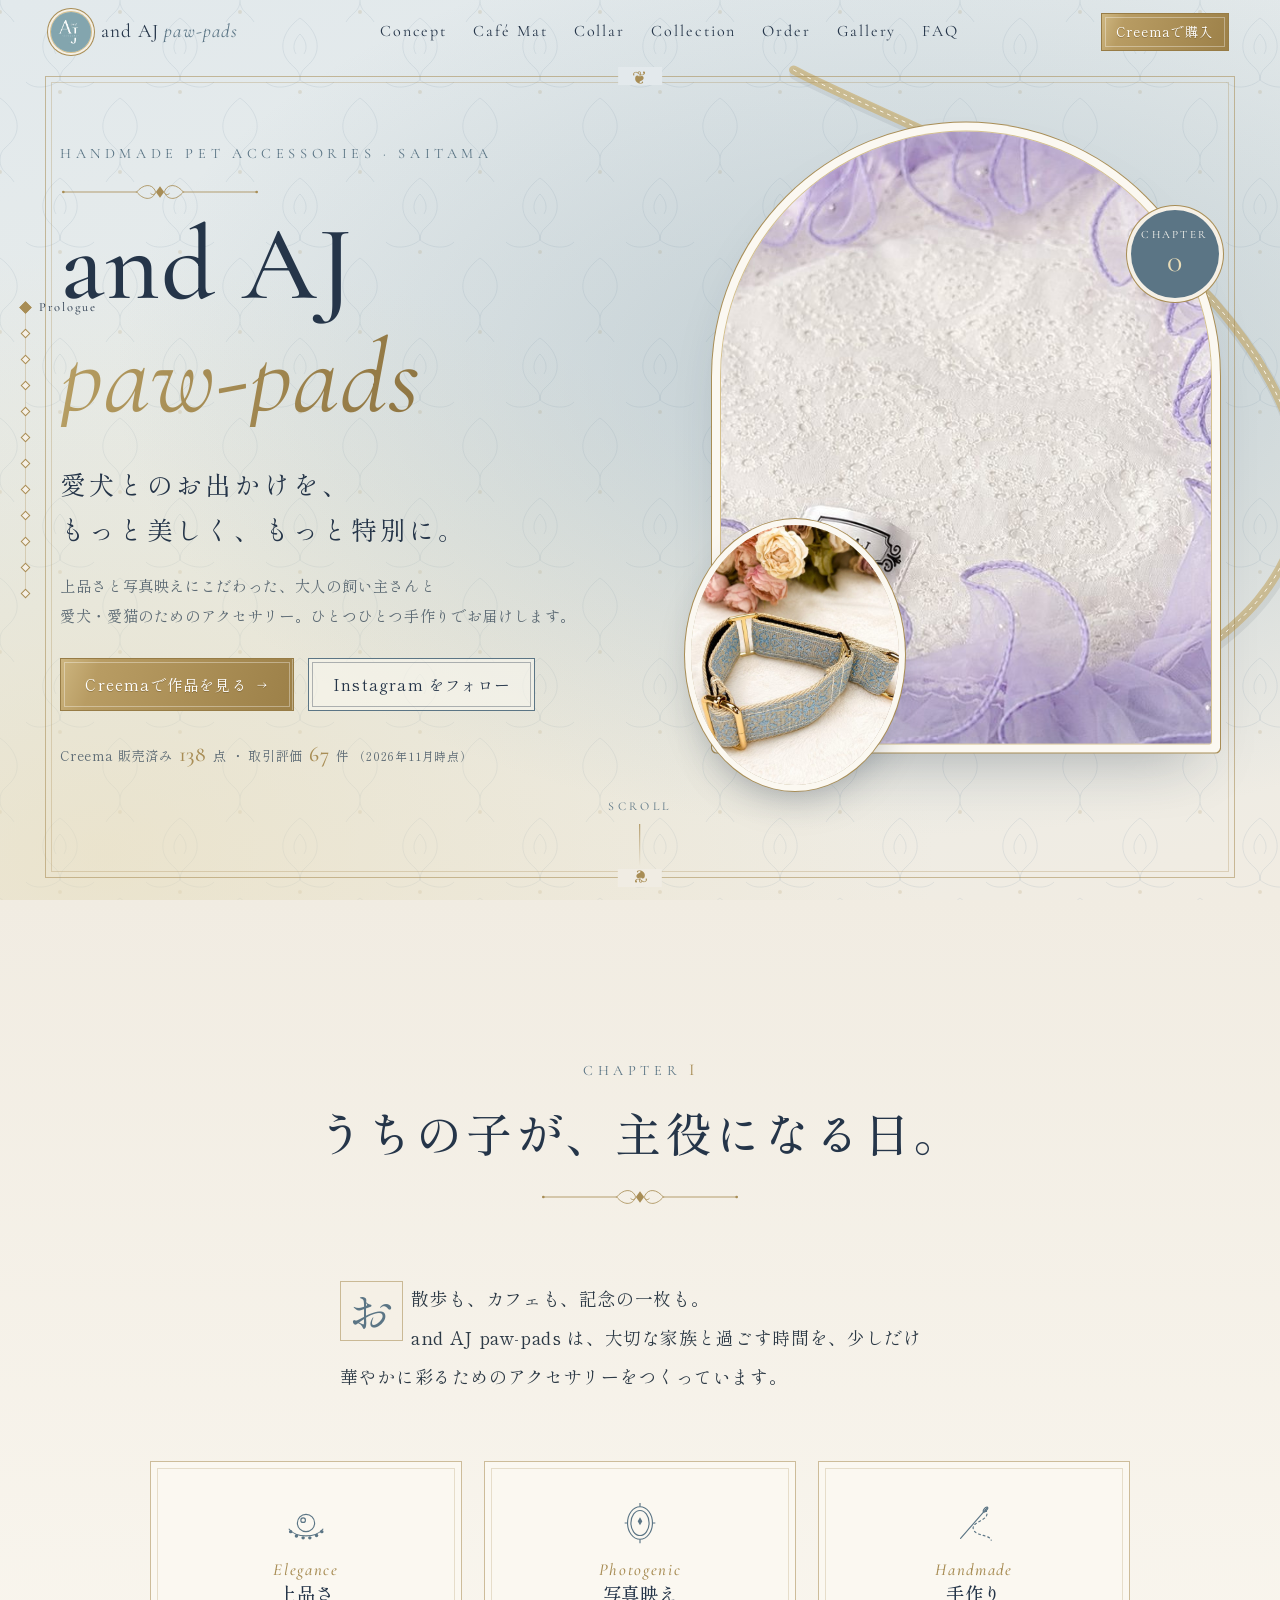
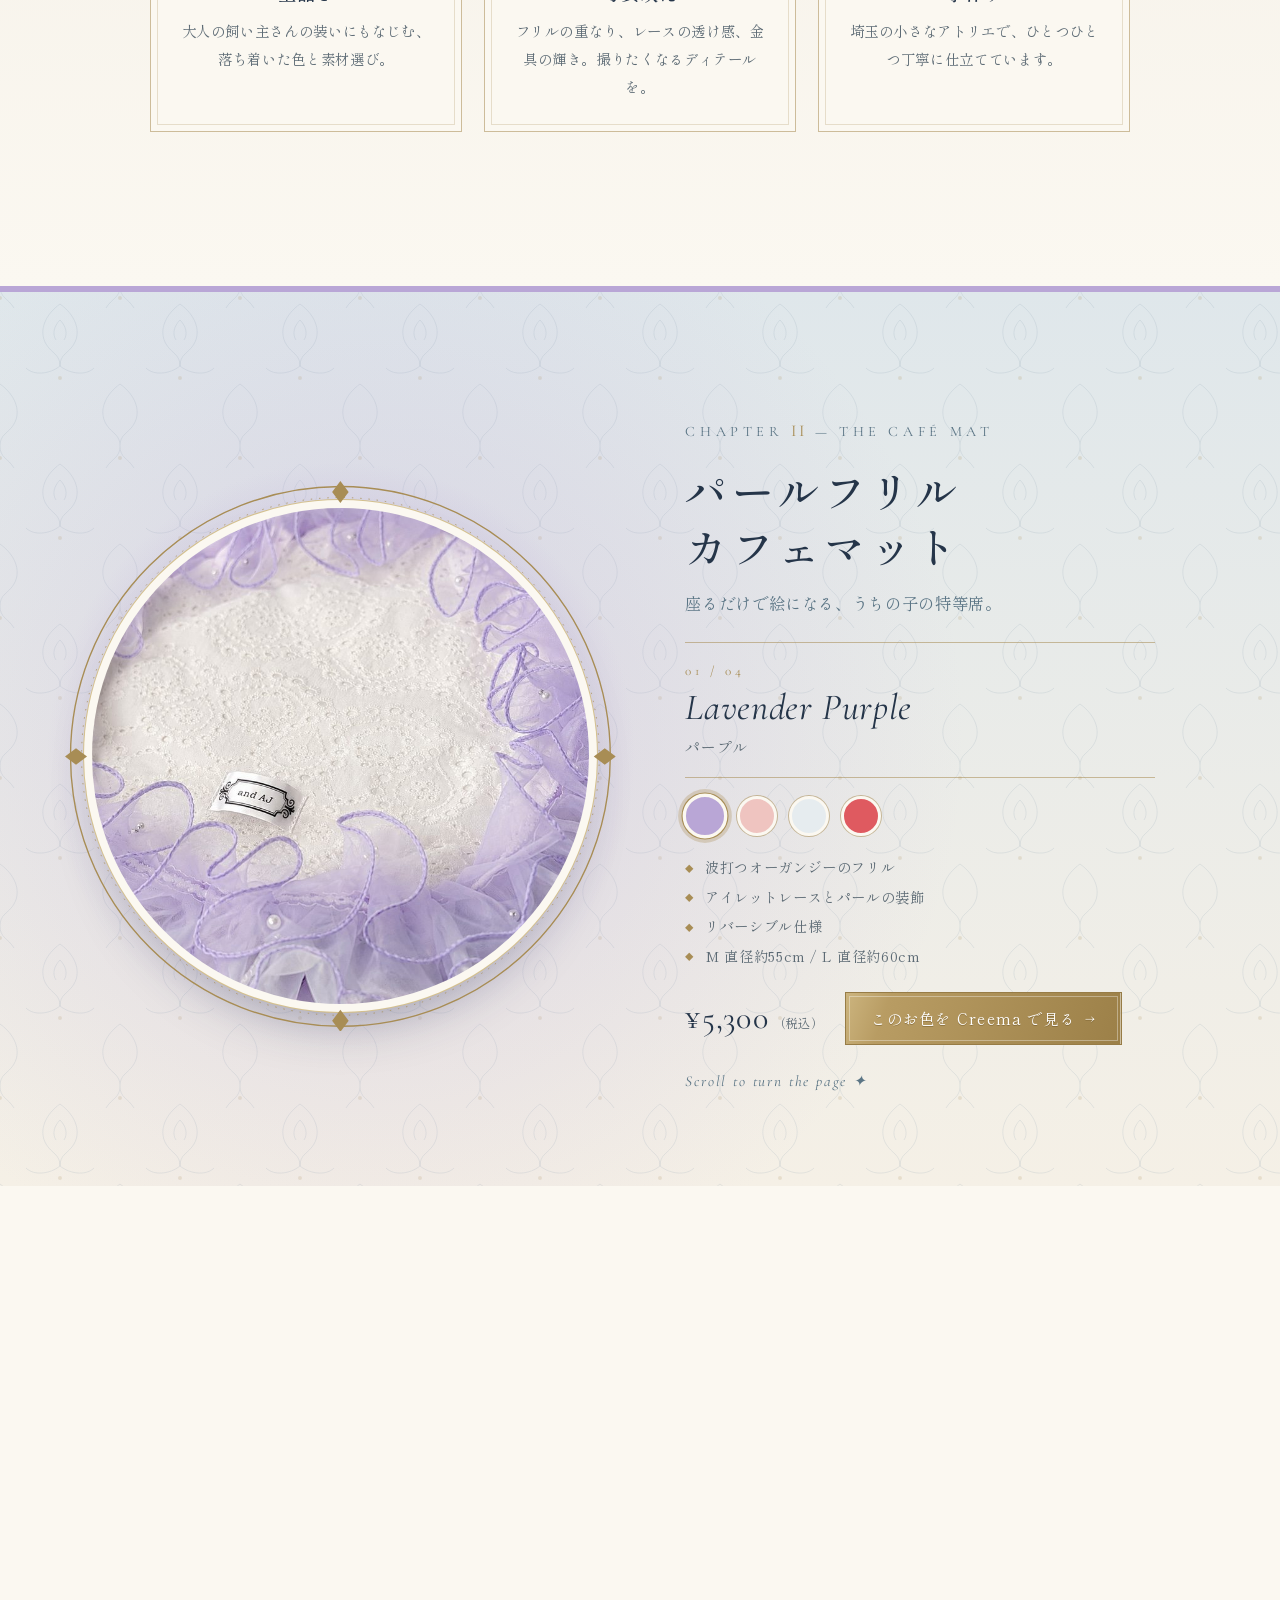
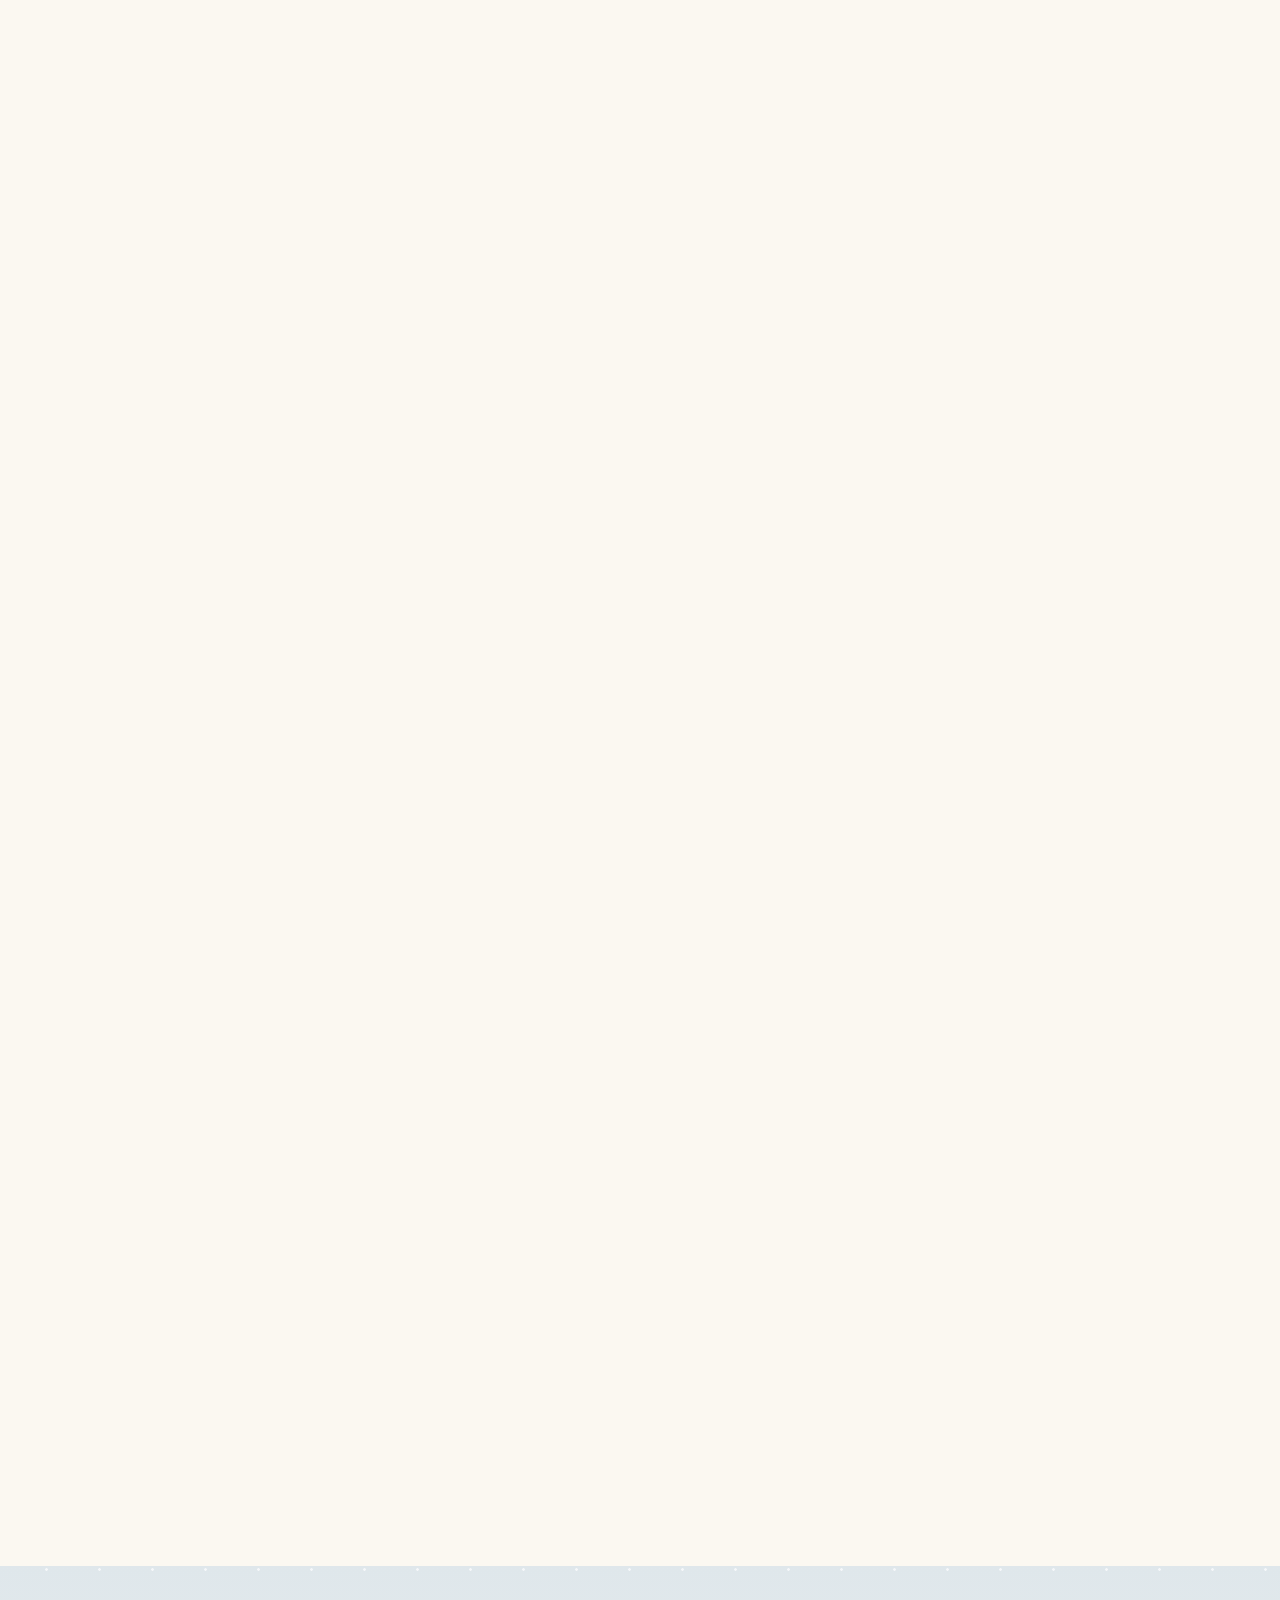
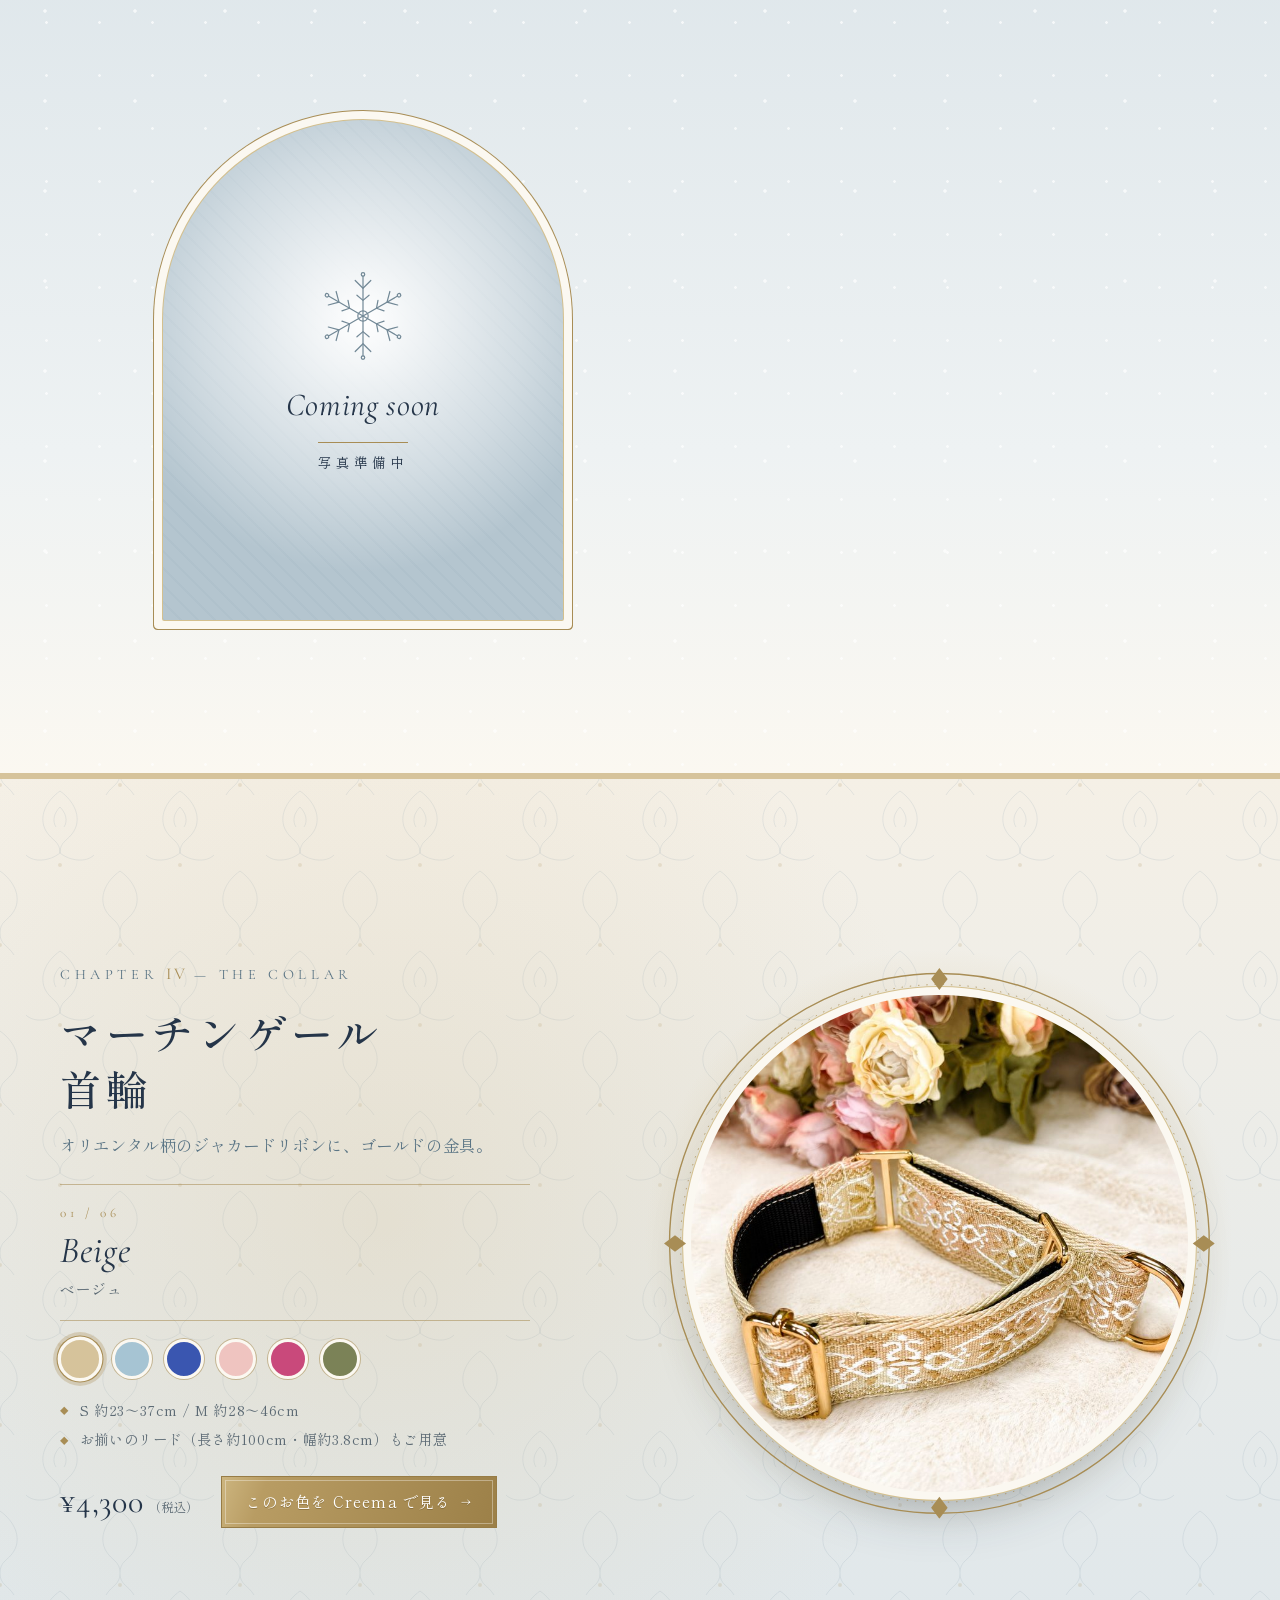
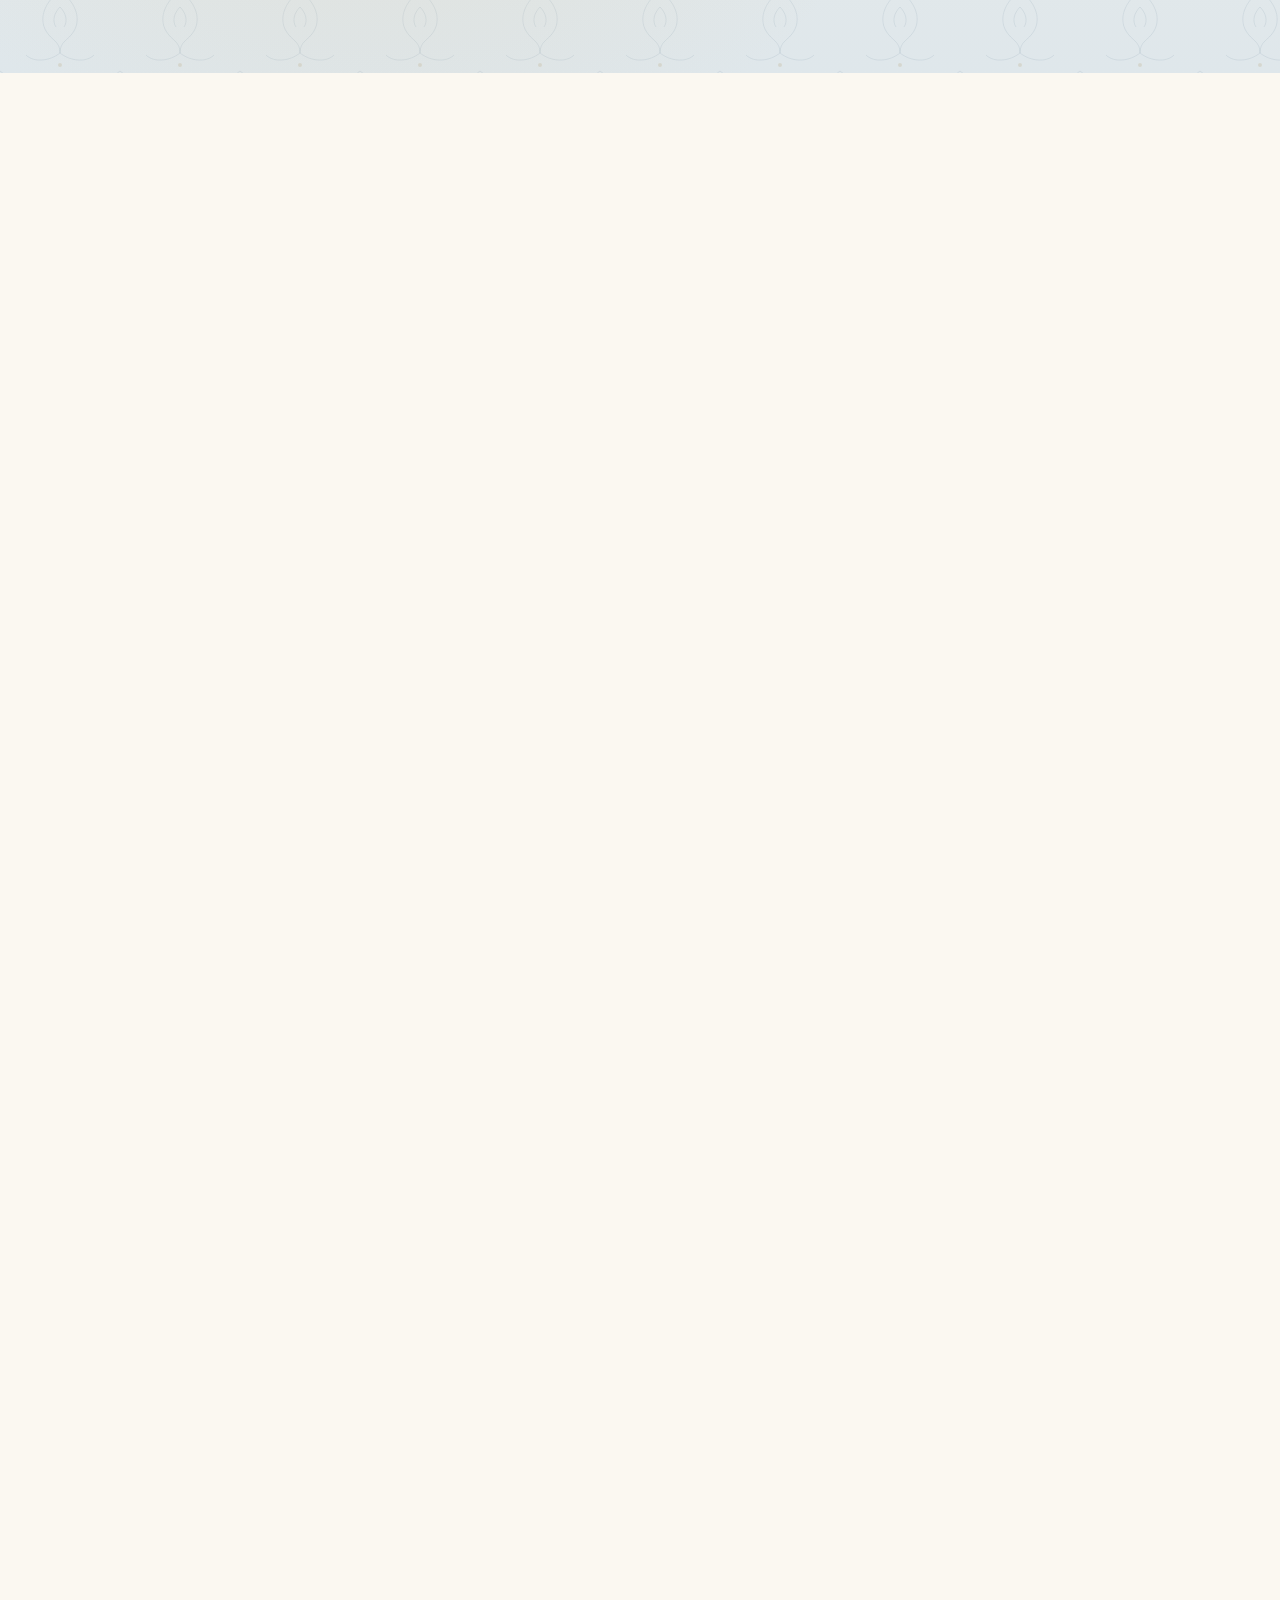
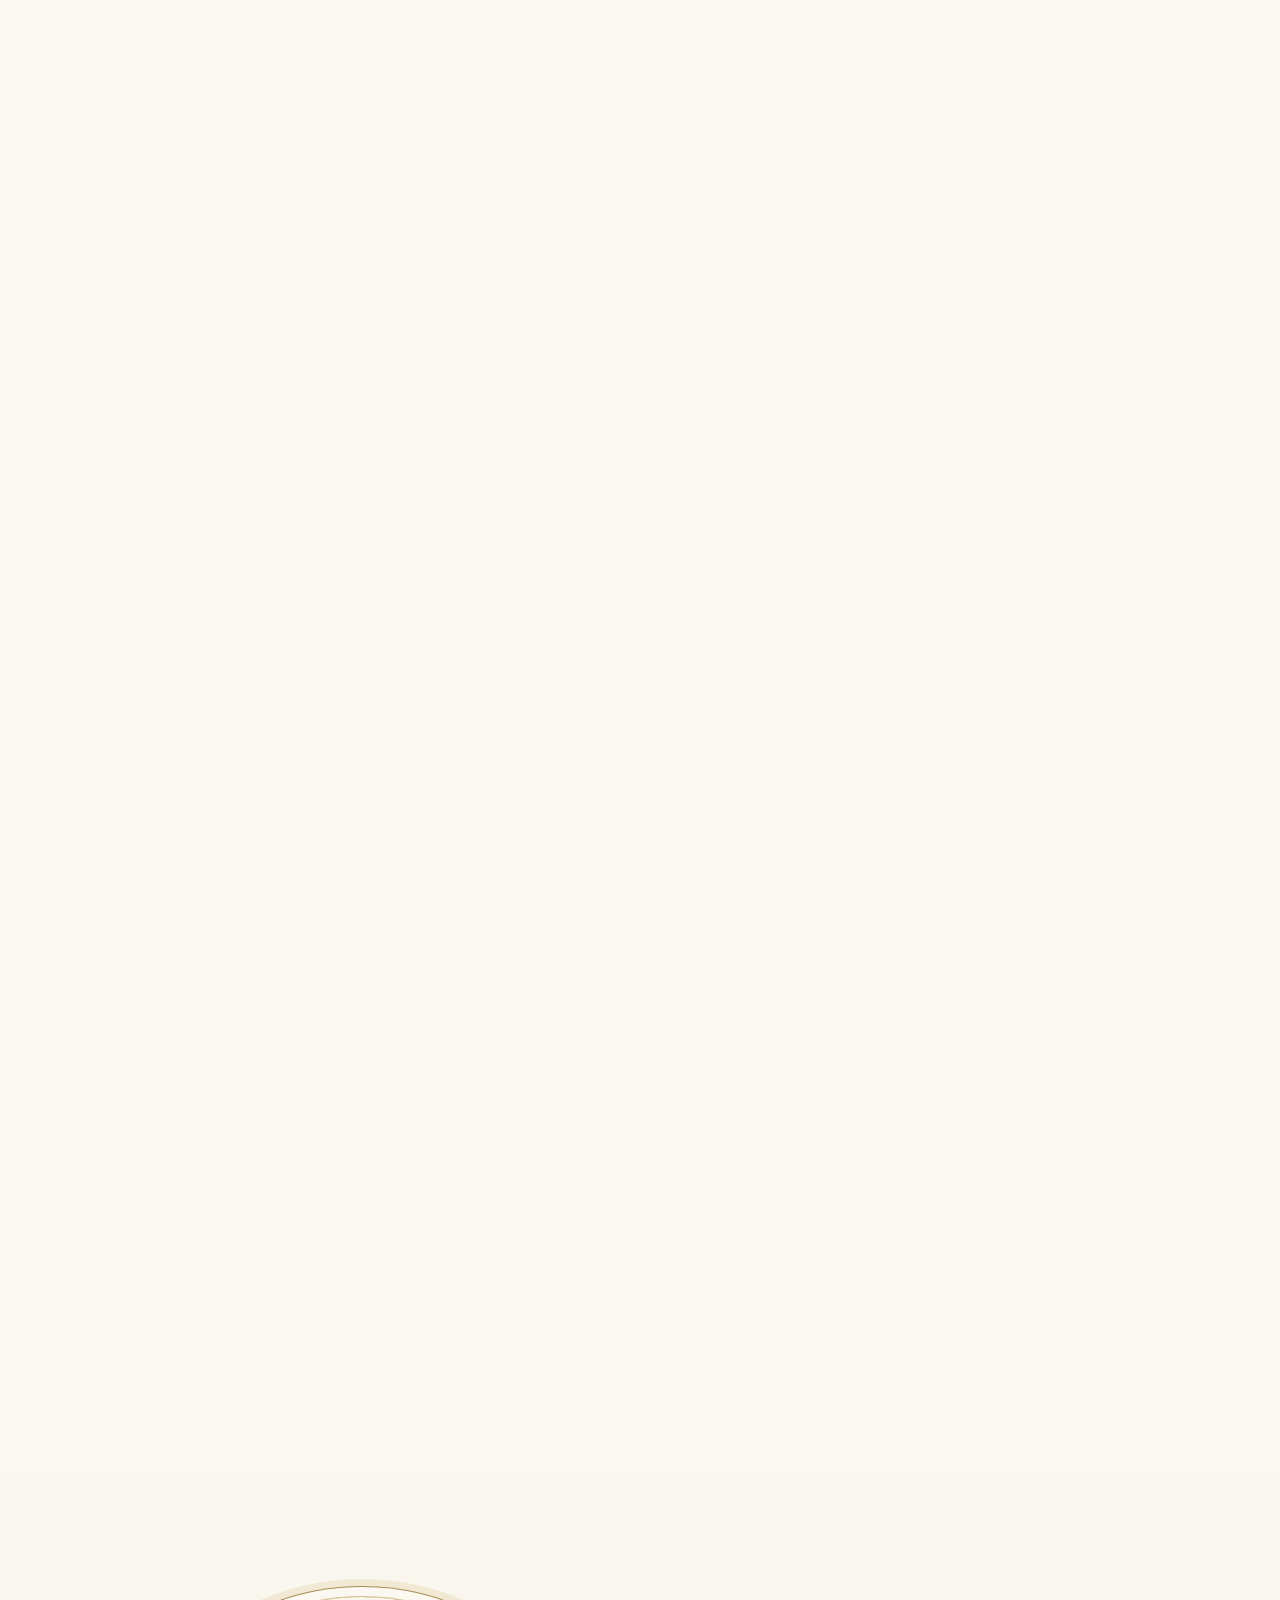
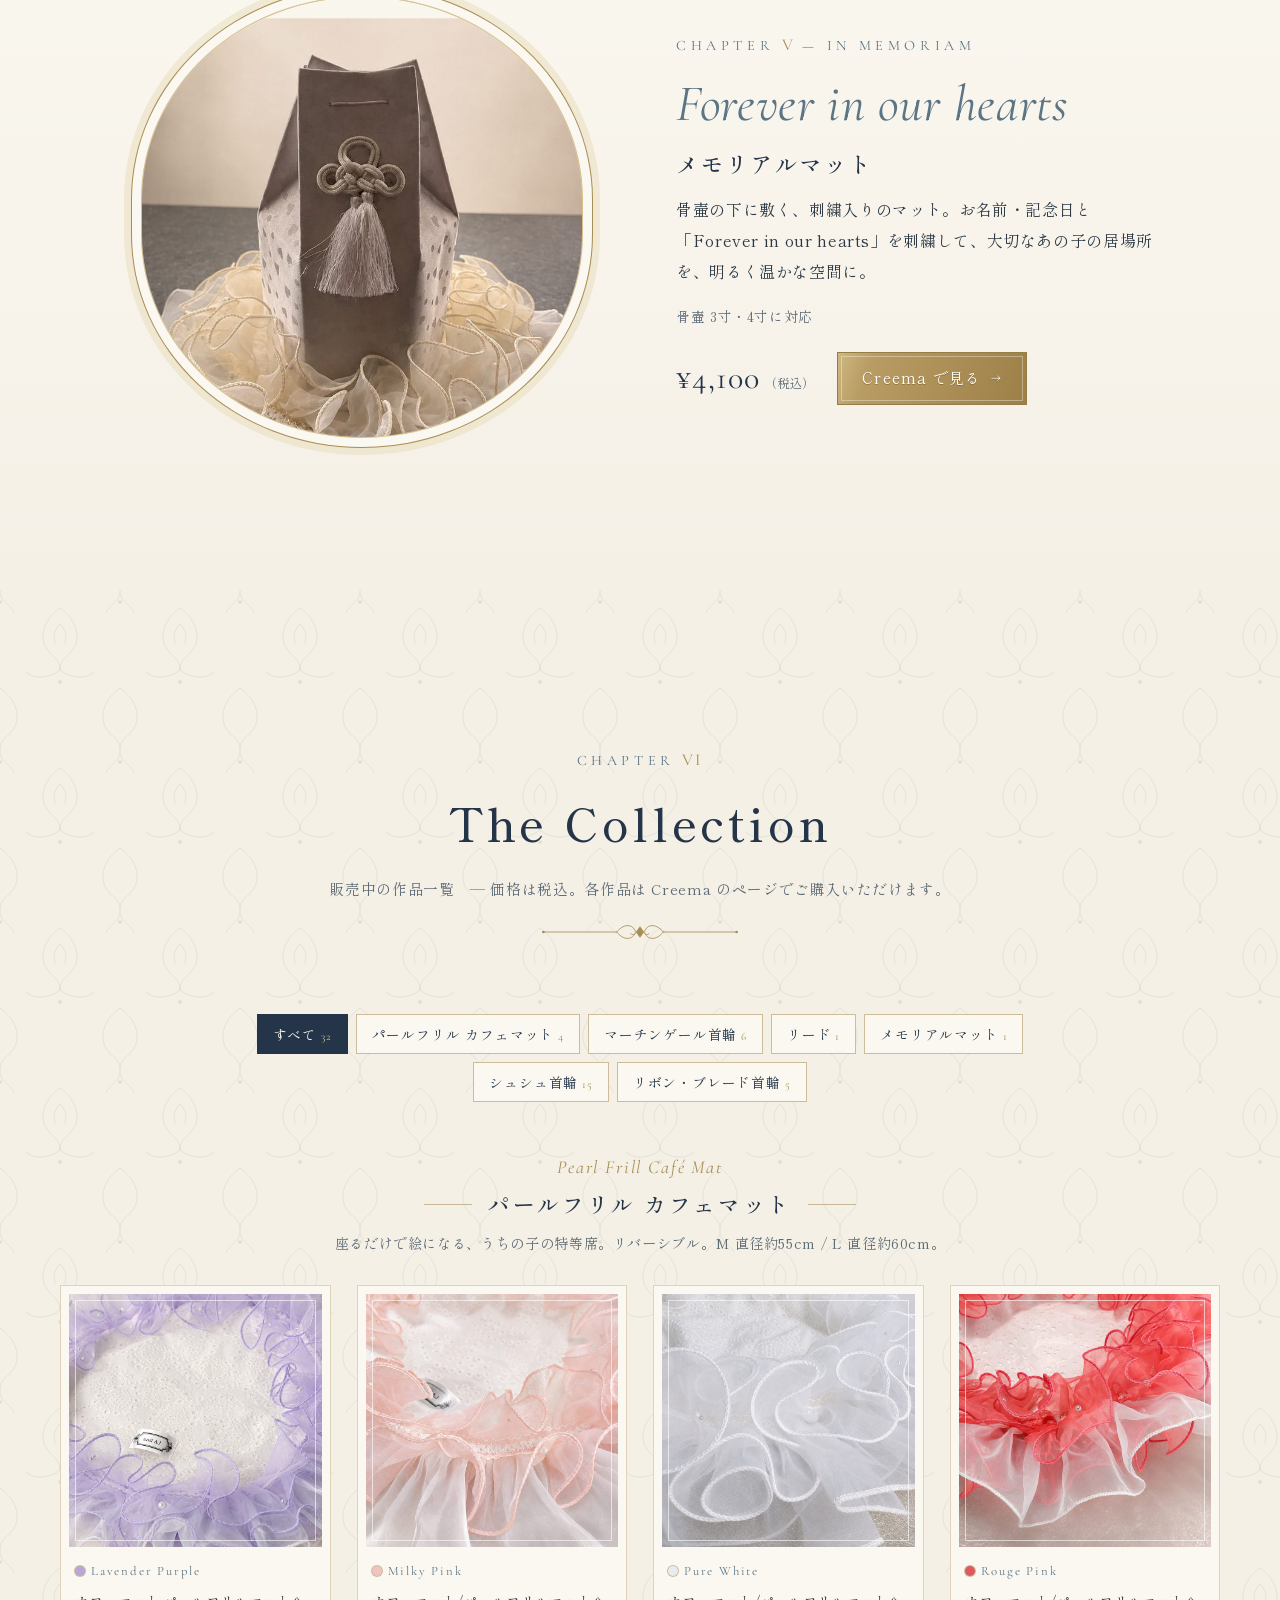
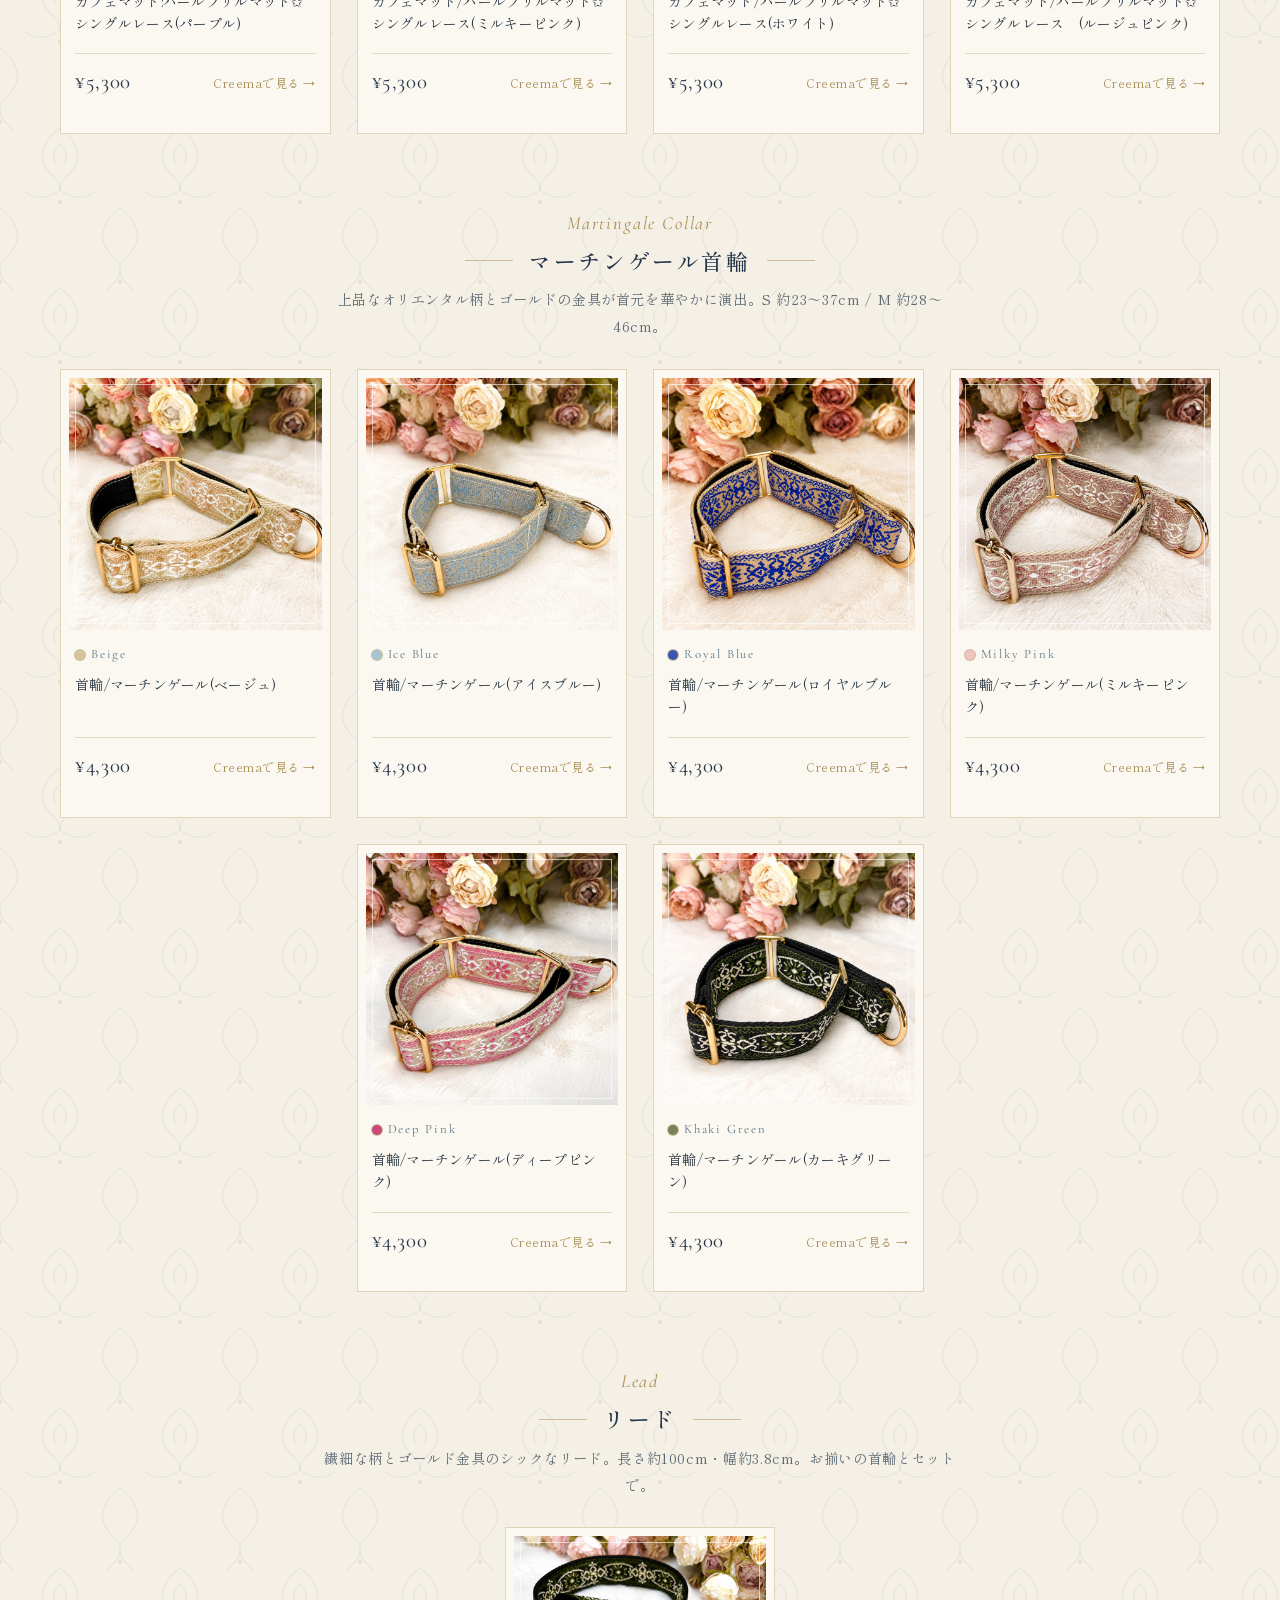
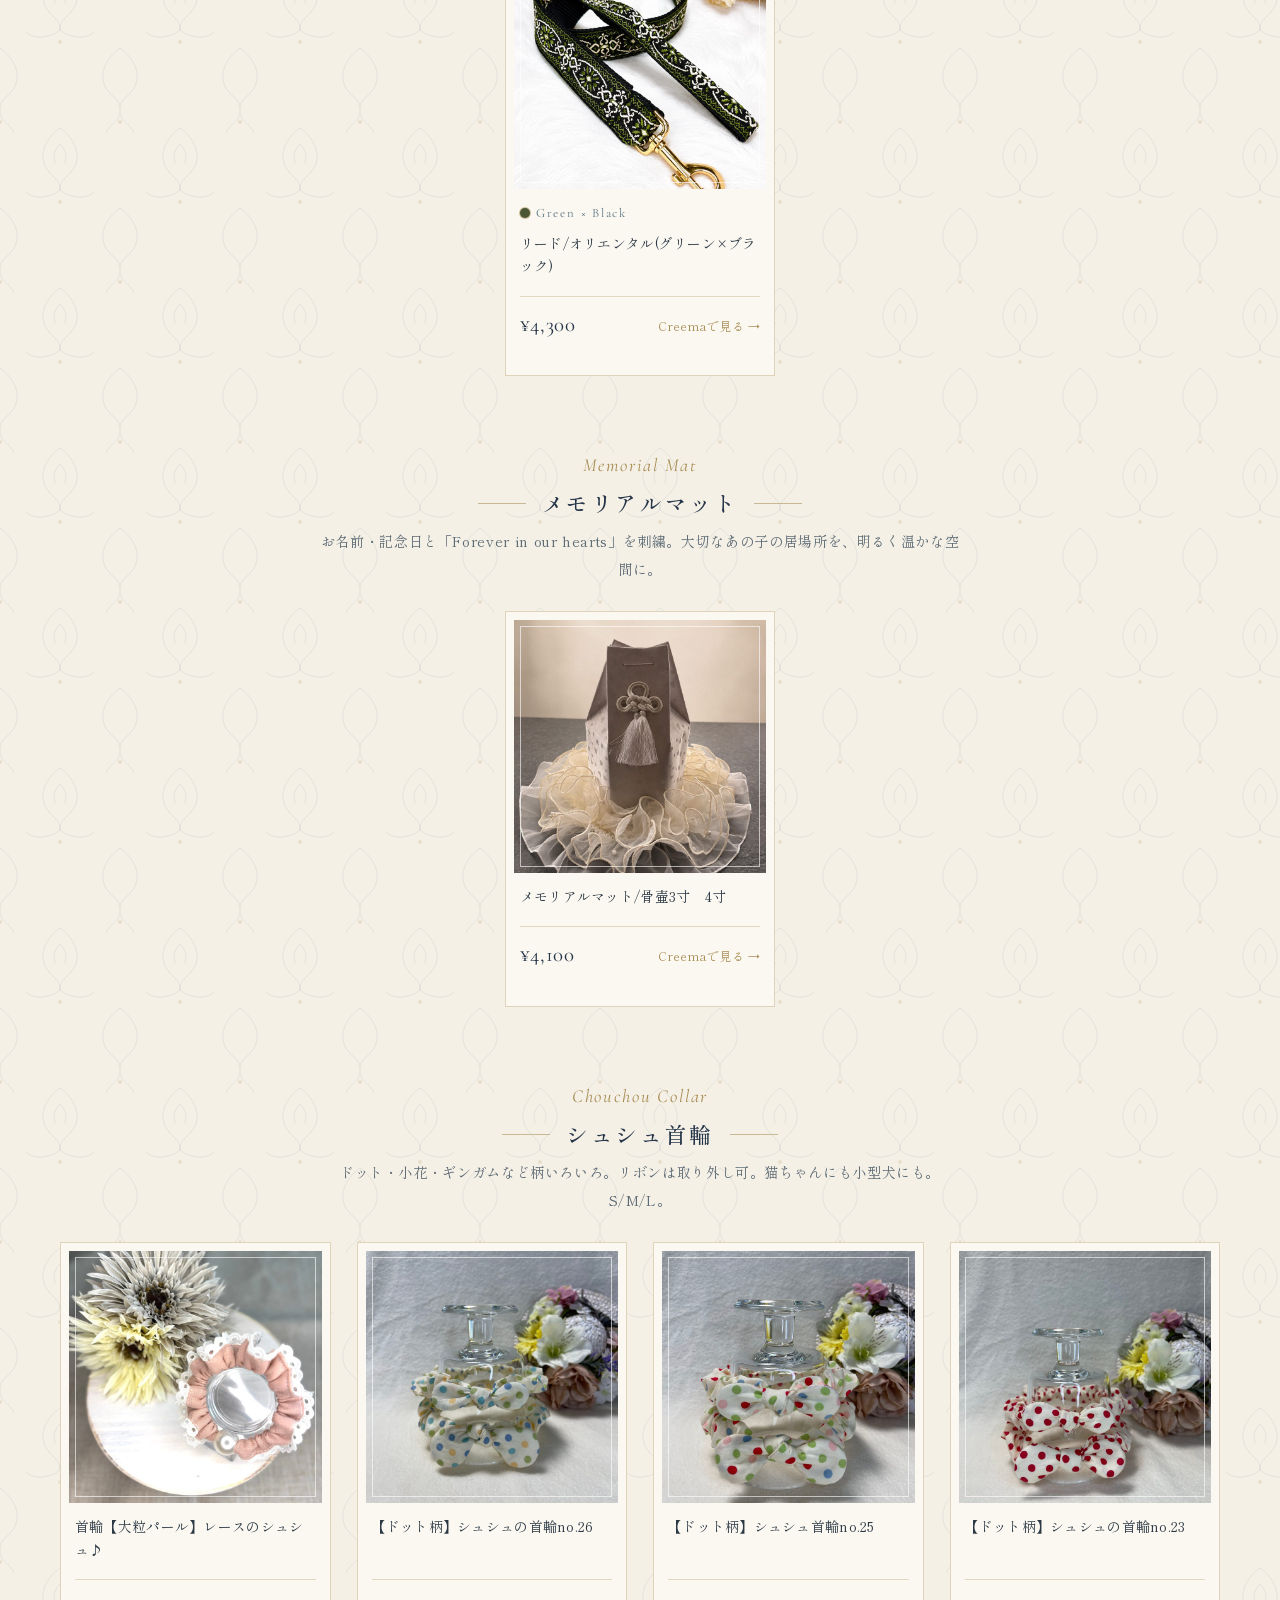
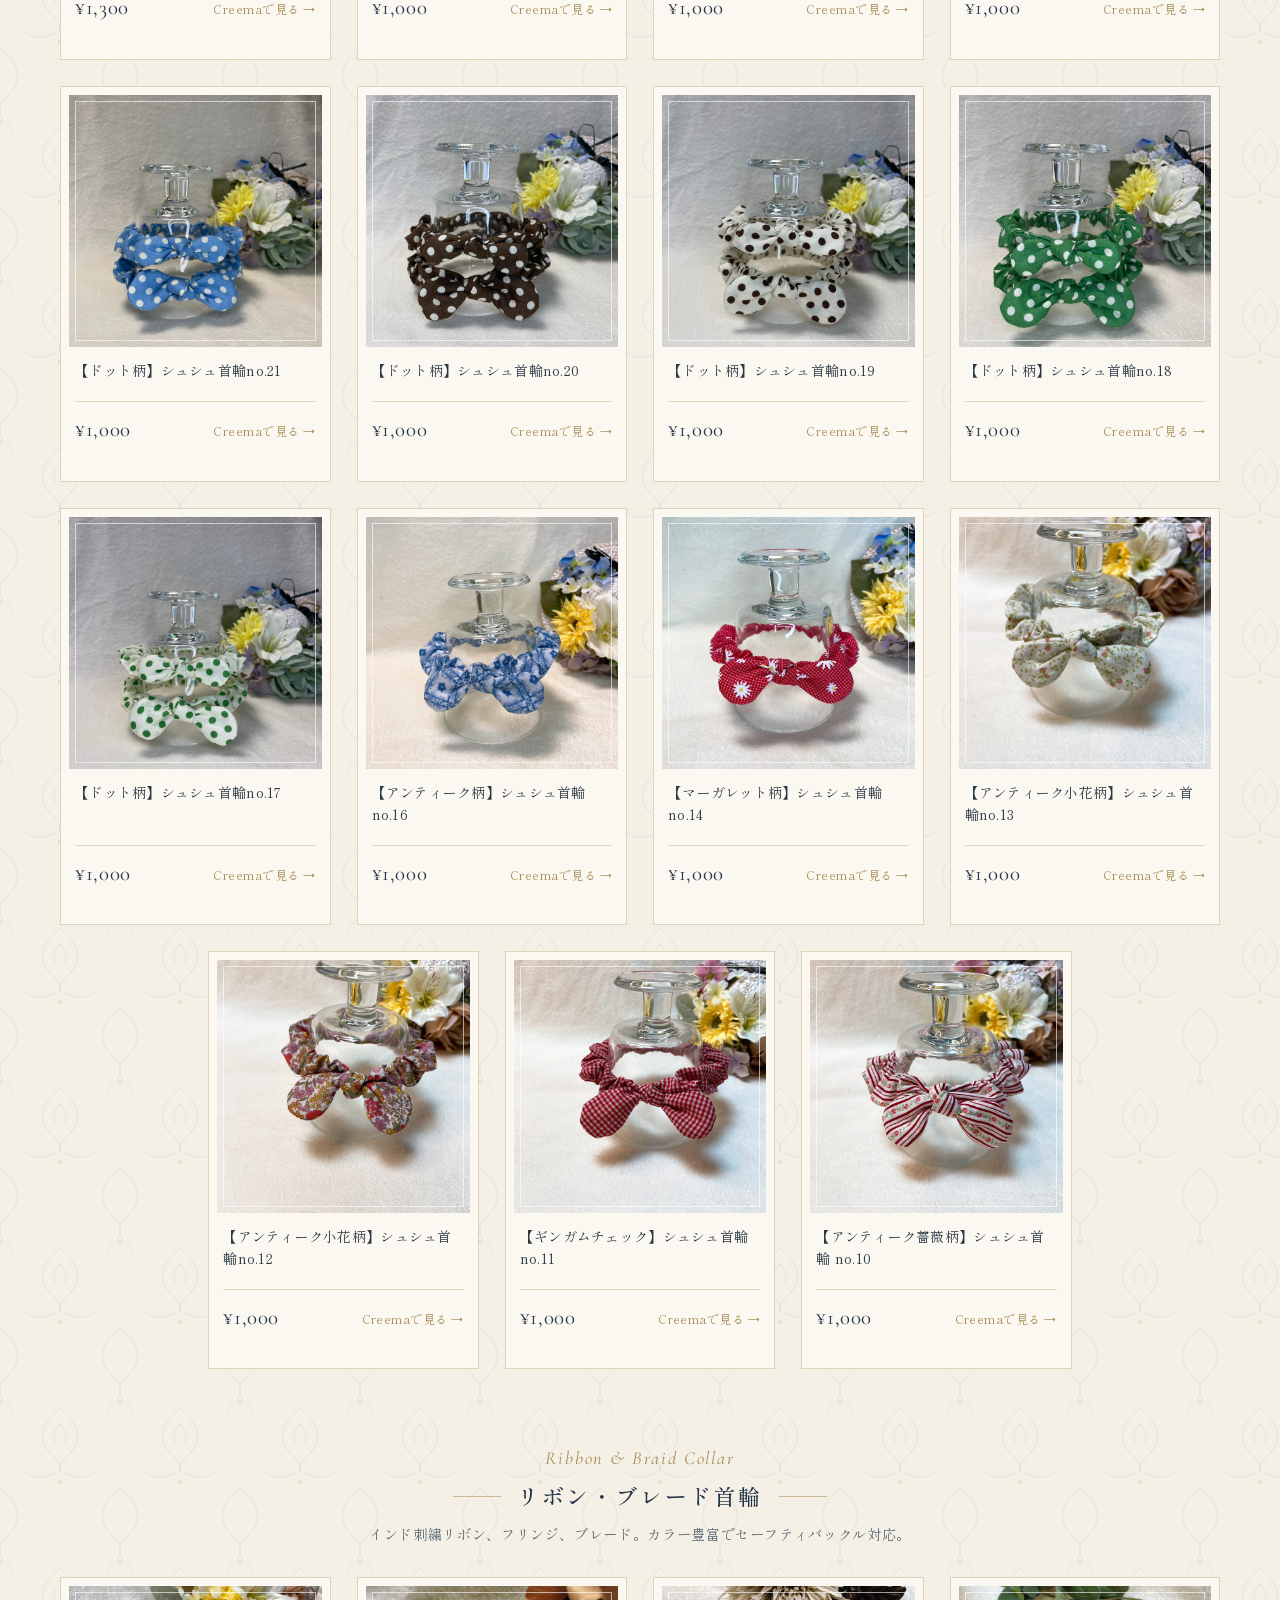
<file: designs/c-antique-blue/index.html>
<!doctype html>
<html lang="ja">
<head>
<meta charset="utf-8">
<meta name="viewport" content="width=device-width, initial-scale=1">
<title>and AJ paw-pads ｜ 愛犬とのお出かけを、もっと美しく</title>
<meta name="description" content="埼玉で一つひとつ手作りする、上品で写真映えするペットアクセサリー。パールフリル カフェマット、マーチンゲール首輪、メモリアルマット、シュシュ首輪など。Creemaにて販売中。">
<meta name="theme-color" content="#7d98a8">
<link rel="icon" href="../../assets/images/creema-icon.jpg">
<link rel="preconnect" href="https://fonts.googleapis.com">
<link rel="preconnect" href="https://fonts.gstatic.com" crossorigin>
<link href="https://fonts.googleapis.com/css2?family=Cormorant+Garamond:ital,wght@0,400;0,500;0,600;1,400;1,500&family=Shippori+Mincho:wght@400;500;600&display=swap" rel="stylesheet">
<link rel="stylesheet" href="style.css">
<script>
  /* JSが動くときだけアニメーション前の初期状態（非表示）を有効にする。
     script.js が 2.5 秒以内に起動しなければ全て表示に戻す（CDN/JS失敗時の保険）。 */
  (function (d) {
    var r = d.documentElement;
    r.classList.add('js');
    if (!window.matchMedia || !window.matchMedia('(prefers-reduced-motion: reduce)').matches) r.classList.add('motion');
    setTimeout(function () { if (!window.__AJ_READY) r.classList.add('reveal-all'); }, 2500);
  })(document);
</script>
</head>
<body>

<a class="skip" href="#main">本文へスキップ</a>

<!-- ========== Header ========== -->
<header class="site-header" id="top">
  <a class="brand" href="#hero" aria-label="and AJ paw-pads トップへ">
    <span class="brand__cameo"><img src="../../assets/images/creema-icon.jpg" alt="and AJ paw-pads ロゴ" width="145" height="145"></span>
    <span class="brand__name">and AJ <em>paw-pads</em></span>
  </a>
  <nav class="gnav" id="gnav" aria-label="メインメニュー">
    <a href="#concept">Concept</a>
    <a href="#cafe-mat">Café Mat</a>
    <a href="#martingale">Collar</a>
    <a href="#collection">Collection</a>
    <a href="#order">Order</a>
    <a href="#gallery">Gallery</a>
    <a href="#faq">FAQ</a>
  </nav>
  <div class="site-header__cta">
    <a class="btn btn--gold btn--sm" href="https://www.creema.jp/c/and_aj_pawpads" target="_blank" rel="noopener">Creemaで購入</a>
    <button class="menu-btn" type="button" aria-controls="gnav" aria-expanded="false"><span></span><span></span><span class="sr">メニュー</span></button>
  </div>
  <div class="read-progress" aria-hidden="true"><span></span></div>
</header>

<!-- 章インジケータ（デスクトップ） -->
<nav class="chapters" aria-label="章">
  <ol>
    <li><a href="#hero" data-ch="hero"><span>Prologue</span></a></li>
    <li><a href="#concept" data-ch="concept"><span>I</span></a></li>
    <li><a href="#cafe-mat" data-ch="cafe-mat"><span>II</span></a></li>
    <li><a href="#cape" data-ch="cape"><span>III</span></a></li>
    <li><a href="#martingale" data-ch="martingale"><span>IV</span></a></li>
    <li><a href="#memorial" data-ch="memorial"><span>V</span></a></li>
    <li><a href="#collection" data-ch="collection"><span>VI</span></a></li>
    <li><a href="#order" data-ch="order"><span>VII</span></a></li>
    <li><a href="#maker" data-ch="maker"><span>VIII</span></a></li>
    <li><a href="#gallery" data-ch="gallery"><span>IX</span></a></li>
    <li><a href="#faq" data-ch="faq"><span>X</span></a></li>
    <li><a href="#follow" data-ch="follow"><span>Epilogue</span></a></li>
  </ol>
  <i class="chapters__rail"><b></b></i>
</nav>

<main id="main">
  <!-- ページを縫うリボン（JSでパスを生成・スクロールで描画） -->
  <svg class="ribbon" aria-hidden="true" focusable="false">
    <defs>
      <linearGradient id="ribbonGold" x1="0" y1="0" x2="0" y2="1">
        <stop offset="0" stop-color="#c9b27a"/>
        <stop offset=".5" stop-color="#9fb3c0"/>
        <stop offset="1" stop-color="#b39a5f"/>
      </linearGradient>
      <mask id="ribbonReveal" maskUnits="userSpaceOnUse" x="-50" y="-50" width="200%" height="200%">
        <path class="ribbon__mask" d=""/>
      </mask>
    </defs>
    <g mask="url(#ribbonReveal)">
      <path class="ribbon__shadow" d=""/>
      <path class="ribbon__band" d=""/>
      <path class="ribbon__stitch" d=""/>
    </g>
  </svg>

  <!-- ========== Prologue / Hero ========== -->
  <section class="hero" id="hero" data-chapter="hero">
    <div class="hero__frame" aria-hidden="true"></div>
    <div class="hero__inner">
      <div class="hero__text">
        <p class="eyebrow reveal">Handmade Pet Accessories &middot; Saitama</p>
        <svg class="flourish reveal" viewBox="0 0 240 24" aria-hidden="true"><use href="#orn-flourish"/></svg>
        <h1 class="hero__title">
          <span class="mask"><span>and AJ</span></span>
          <span class="mask"><span class="shimmer"><em>paw-pads</em></span></span>
        </h1>
        <p class="hero__copy">
          <span class="mask"><span>愛犬とのお出かけを、</span></span>
          <span class="mask"><span>もっと美しく、もっと特別に。</span></span>
        </p>
        <p class="hero__lead reveal">上品さと写真映えにこだわった、大人の飼い主さんと<br class="pc">愛犬・愛猫のためのアクセサリー。ひとつひとつ手作りでお届けします。</p>
        <div class="hero__cta reveal">
          <a class="btn btn--gold" href="https://www.creema.jp/c/and_aj_pawpads" target="_blank" rel="noopener">Creemaで作品を見る<span class="btn__arrow" aria-hidden="true">→</span></a>
          <a class="btn btn--ghost" href="https://www.instagram.com/and.aj.pawpads" target="_blank" rel="noopener">Instagram をフォロー</a>
        </div>
        <p class="hero__stats reveal">Creema 販売済み <b>138</b> 点 ・ 取引評価 <b>67</b> 件 <small>（2026年11月時点）</small></p>
      </div>
      <div class="hero__visual">
        <figure class="arch" data-speed="-0.06">
          <img src="../../assets/images/products/21012982.jpg" alt="パープルのオーガンジーフリルが波打つ、パールフリル カフェマット" width="800" height="800" fetchpriority="high">
        </figure>
        <figure class="cameo" data-speed="0.12">
          <img src="../../assets/images/products/21125897.jpg" alt="アイスブルーのジャカードリボンとゴールド金具のマーチンゲール首輪" width="800" height="800" loading="lazy">
        </figure>
        <span class="hero__seal" aria-hidden="true">Chapter<br><b>0</b></span>
      </div>
    </div>
    <a class="scroll-cue" href="#concept"><span>Scroll</span><i aria-hidden="true"></i></a>
  </section>

  <!-- ========== Chapter I Concept ========== -->
  <section class="concept section" id="concept" data-chapter="concept">
    <header class="chapter-head">
      <p class="chapter-head__no reveal">Chapter <span>I</span></p>
      <h2 class="chapter-head__title"><span class="mask"><span>うちの子が、<br class="sp">主役になる日。</span></span></h2>
      <svg class="flourish reveal" viewBox="0 0 240 24" aria-hidden="true"><use href="#orn-flourish"/></svg>
    </header>
    <div class="concept__body">
      <p class="concept__drop reveal"><span class="dropcap">お</span>散歩も、カフェも、記念の一枚も。<br>
      and AJ paw-pads は、大切な家族と過ごす時間を、少しだけ華やかに彩るためのアクセサリーをつくっています。</p>
      <div class="concept__pillars">
        <article class="pillar reveal">
          <svg class="pillar__icon" viewBox="0 0 48 48" aria-hidden="true"><use href="#orn-pearl"/></svg>
          <h3><span class="en">Elegance</span>上品さ</h3>
          <p>大人の飼い主さんの装いにもなじむ、落ち着いた色と素材選び。</p>
        </article>
        <article class="pillar reveal">
          <svg class="pillar__icon" viewBox="0 0 48 48" aria-hidden="true"><use href="#orn-frame"/></svg>
          <h3><span class="en">Photogenic</span>写真映え</h3>
          <p>フリルの重なり、レースの透け感、金具の輝き。撮りたくなるディテールを。</p>
        </article>
        <article class="pillar reveal">
          <svg class="pillar__icon" viewBox="0 0 48 48" aria-hidden="true"><use href="#orn-needle"/></svg>
          <h3><span class="en">Handmade</span>手作り</h3>
          <p>埼玉の小さなアトリエで、ひとつひとつ丁寧に仕立てています。</p>
        </article>
      </div>
    </div>
  </section>

  <!-- ========== Chapter II Café Mat (ピン留めカラースイッチャー) ========== -->
  <section class="switcher switcher--mat" id="cafe-mat" data-chapter="cafe-mat" data-switcher="mat">
    <div class="switcher__sticky">
      <div class="switcher__bg" aria-hidden="true"></div>
      <div class="switcher__inner">
        <div class="switcher__visual">
          <div class="switcher__halo" aria-hidden="true"></div>
          <div class="switcher__photos" data-photos>
            <!-- JSで products.js から差し替え。JSなしでも1枚は見える -->
            <img class="is-active" src="../../assets/images/products/21012982.jpg" alt="パールフリル カフェマット（パープル）" width="800" height="800" loading="lazy">
          </div>
          <svg class="switcher__frame" viewBox="0 0 400 400" aria-hidden="true"><use href="#orn-roundframe"/></svg>
        </div>
        <div class="switcher__text">
          <p class="chapter-head__no">Chapter <span>II</span> &mdash; The Café Mat</p>
          <h2 class="switcher__title">パールフリル<br>カフェマット</h2>
          <p class="switcher__tagline">座るだけで絵になる、うちの子の特等席。</p>
          <div class="switcher__color" aria-live="polite">
            <span class="switcher__count" data-count>01 / 04</span>
            <span class="switcher__en" data-color-en>Lavender Purple</span>
            <span class="switcher__ja" data-color-ja>パープル</span>
          </div>
          <div class="swatches" role="group" aria-label="カラーを選ぶ" data-swatches></div>
          <ul class="spec">
            <li>波打つオーガンジーのフリル</li>
            <li>アイレットレースとパールの装飾</li>
            <li>リバーシブル仕様</li>
            <li>M 直径約55cm / L 直径約60cm</li>
          </ul>
          <div class="switcher__buy">
            <p class="price">¥5,300<small>（税込）</small></p>
            <a class="btn btn--gold" data-buy href="https://www.creema.jp/item/21012982/detail" target="_blank" rel="noopener">このお色を Creema で見る<span class="btn__arrow" aria-hidden="true">→</span></a>
          </div>
          <p class="switcher__hint pc-only" aria-hidden="true">Scroll to turn the page ✦</p>
        </div>
      </div>
    </div>
  </section>

  <!-- ========== Chapter III Cape (写真準備中スロット) ========== -->
  <section class="cape section" id="cape" data-chapter="cape">
    <div class="cape__inner">
      <!--
        ▼ ケープ写真の差し替え方法
        1. 写真を assets/images/products/ に置く（例: assets/images/products/cape-01.jpg、正方形 800x800 推奨）
        2. 下の <div class="cape__placeholder"> ... </div> を丸ごと次の1行に置き換える:
           <img src="../../assets/images/products/cape-01.jpg" alt="雪のようなケープを着た愛犬" width="800" height="800" loading="lazy">
        3. 価格・Creema の URL が決まったら .cape__text 内の「Coming soon」の段落を価格とボタンに差し替える
           （例: <a class="btn btn--gold" href="https://www.creema.jp/item/XXXXXXXX/detail" target="_blank" rel="noopener">Creemaで見る</a>）
      -->
      <figure class="cape__visual reveal">
        <div class="cape__placeholder" role="img" aria-label="ケープの写真は準備中です">
          <svg class="cape__snow" viewBox="0 0 120 120" aria-hidden="true"><use href="#orn-snow"/></svg>
          <span class="cape__soon">Coming soon</span>
          <span class="cape__ph">写真準備中</span>
        </div>
      </figure>
      <div class="cape__text">
        <p class="chapter-head__no reveal">Chapter <span>III</span> &mdash; The Cape</p>
        <h2 class="cape__title"><span class="mask"><span><em>Cape</em></span></span><span class="mask"><span>冬の雪のようなケープ</span></span></h2>
        <p class="reveal">もうひとつの主役が、ただいま準備中です。<br>写真とご案内が整いしだい、このページと Instagram でお知らせします。</p>
        <p class="cape__note reveal">Coming soon ・ 写真準備中</p>
        <a class="btn btn--ghost reveal" href="https://www.instagram.com/and.aj.pawpads" target="_blank" rel="noopener">Instagram で最新情報を見る</a>
      </div>
    </div>
  </section>

  <!-- ========== Chapter IV Martingale (ピン留めカラースイッチャー 6色) ========== -->
  <section class="switcher switcher--collar" id="martingale" data-chapter="martingale" data-switcher="martingale">
    <div class="switcher__sticky">
      <div class="switcher__bg" aria-hidden="true"></div>
      <div class="switcher__inner">
        <div class="switcher__visual">
          <div class="switcher__halo" aria-hidden="true"></div>
          <div class="switcher__photos" data-photos>
            <img class="is-active" src="../../assets/images/products/21125913.jpg" alt="マーチンゲール首輪（ベージュ）" width="800" height="800" loading="lazy">
          </div>
          <svg class="switcher__frame" viewBox="0 0 400 400" aria-hidden="true"><use href="#orn-roundframe"/></svg>
        </div>
        <div class="switcher__text">
          <p class="chapter-head__no">Chapter <span>IV</span> &mdash; The Collar</p>
          <h2 class="switcher__title">マーチンゲール<br>首輪</h2>
          <p class="switcher__tagline">オリエンタル柄のジャカードリボンに、ゴールドの金具。</p>
          <div class="switcher__color" aria-live="polite">
            <span class="switcher__count" data-count>01 / 06</span>
            <span class="switcher__en" data-color-en>Beige</span>
            <span class="switcher__ja" data-color-ja>ベージュ</span>
          </div>
          <div class="swatches" role="group" aria-label="カラーを選ぶ" data-swatches></div>
          <ul class="spec">
            <li>S 約23〜37cm / M 約28〜46cm</li>
            <li>お揃いのリード（長さ約100cm・幅約3.8cm）もご用意</li>
          </ul>
          <div class="switcher__buy">
            <p class="price">¥4,300<small>（税込）</small></p>
            <a class="btn btn--gold" data-buy href="https://www.creema.jp/item/21125913/detail" target="_blank" rel="noopener">このお色を Creema で見る<span class="btn__arrow" aria-hidden="true">→</span></a>
          </div>
        </div>
      </div>
    </div>
  </section>

  <!-- ========== Chapter V Memorial ========== -->
  <section class="memorial section" id="memorial" data-chapter="memorial">
    <div class="memorial__inner">
      <figure class="memorial__visual reveal">
        <img src="../../assets/images/products/21192362.jpg" alt="骨壷の下に敷く、フリルと刺繍のメモリアルマット" width="800" height="800" loading="lazy" data-speed="-0.04">
      </figure>
      <div class="memorial__text">
        <p class="chapter-head__no reveal">Chapter <span>V</span> &mdash; In Memoriam</p>
        <p class="memorial__script"><span class="mask"><span>Forever in our hearts</span></span></p>
        <h2 class="memorial__title reveal">メモリアルマット</h2>
        <p class="reveal">骨壷の下に敷く、刺繍入りのマット。お名前・記念日と「Forever in our hearts」を刺繍して、大切なあの子の居場所を、明るく温かな空間に。</p>
        <p class="reveal small">骨壷 3寸・4寸に対応</p>
        <div class="memorial__buy reveal">
          <p class="price">¥4,100<small>（税込）</small></p>
          <a class="btn btn--gold" href="https://www.creema.jp/item/21192362/detail" target="_blank" rel="noopener">Creema で見る<span class="btn__arrow" aria-hidden="true">→</span></a>
        </div>
      </div>
    </div>
  </section>

  <!-- ========== Chapter VI Collection ========== -->
  <section class="collection section" id="collection" data-chapter="collection">
    <header class="chapter-head">
      <p class="chapter-head__no reveal">Chapter <span>VI</span></p>
      <h2 class="chapter-head__title"><span class="mask"><span>The Collection</span></span></h2>
      <p class="chapter-head__sub reveal">販売中の作品一覧　— 価格は税込。各作品は Creema のページでご購入いただけます。</p>
      <svg class="flourish reveal" viewBox="0 0 240 24" aria-hidden="true"><use href="#orn-flourish"/></svg>
    </header>
    <div class="filters" role="tablist" aria-label="カテゴリで絞り込む" data-filters></div>
    <div class="collection__list" data-collection>
      <noscript>
        <p class="noscript">作品一覧の表示には JavaScript が必要です。<a href="https://www.creema.jp/c/and_aj_pawpads" target="_blank" rel="noopener">Creema のショップページ</a>からすべての作品をご覧いただけます。</p>
      </noscript>
    </div>
    <p class="collection__more reveal">
      <a class="btn btn--gold" href="https://www.creema.jp/c/and_aj_pawpads" target="_blank" rel="noopener">Creema ショップですべて見る<span class="btn__arrow" aria-hidden="true">→</span></a>
    </p>
  </section>

  <!-- ========== Chapter VII Order ========== -->
  <section class="order section" id="order" data-chapter="order">
    <header class="chapter-head chapter-head--light">
      <p class="chapter-head__no reveal">Chapter <span>VII</span></p>
      <h2 class="chapter-head__title"><span class="mask"><span>あなたと、<br class="sp">あの子だけの一点を。</span></span></h2>
      <svg class="flourish reveal" viewBox="0 0 240 24" aria-hidden="true"><use href="#orn-flourish"/></svg>
    </header>
    <p class="order__lead reveal">サイズ変更・色違い・おそろいなどのオーダーは、Instagram の DM でご相談ください。<br class="pc">ご希望を伺ったうえで、お作りできるかどうかをお返事いたします。</p>
    <ol class="order__cards">
      <li class="ocard reveal">
        <span class="ocard__no">i.</span>
        <h3><span class="en">Size</span>サイズ変更</h3>
        <p>首まわりやマットの大きさなど、うちの子に合わせたサイズのご相談。</p>
      </li>
      <li class="ocard reveal">
        <span class="ocard__no">ii.</span>
        <h3><span class="en">Color</span>色違い</h3>
        <p>掲載している作品の、別のお色でのご相談。</p>
      </li>
      <li class="ocard reveal">
        <span class="ocard__no">iii.</span>
        <h3><span class="en">Matching</span>おそろい</h3>
        <p>首輪とリード、兄弟姉妹の子とのおそろいなど。</p>
      </li>
    </ol>
    <div class="order__cta reveal">
      <a class="btn btn--ivory" href="https://www.instagram.com/and.aj.pawpads" target="_blank" rel="noopener">Instagram の DM で相談する<span class="btn__arrow" aria-hidden="true">→</span></a>
    </div>
  </section>

  <!-- ========== Chapter VIII Maker ========== -->
  <section class="maker section" id="maker" data-chapter="maker">
    <div class="maker__inner">
      <div class="maker__visual">
        <figure class="maker__photo maker__photo--a" data-speed="-0.08"><img src="../../assets/images/products/21012962.jpg" alt="ホワイトのパールフリル カフェマットのフリル" width="800" height="800" loading="lazy"></figure>
        <figure class="maker__photo maker__photo--b" data-speed="0.1"><img src="../../assets/images/products/17300162.jpg" alt="アンティーク柄のシュシュ首輪" width="800" height="800" loading="lazy"></figure>
      </div>
      <div class="maker__text">
        <p class="chapter-head__no reveal">Chapter <span>VIII</span> &mdash; The Maker</p>
        <h2 class="maker__title"><span class="mask"><span>一針ごとに、</span></span><span class="mask"><span>愛しさをこめて。</span></span></h2>
        <div class="letter reveal">
          <p>わが子を撮った一枚が、思わず誰かに見せたくなるような写真になったら。そんな気持ちから、and AJ paw-pads の作品づくりは始まりました。</p>
          <p>選ぶのは、大人の飼い主さんの暮らしになじむ上品な色と、写真の中で美しく映える素材。フリルの揺れやレースの透け感、金具の輝きまで、ひとつひとつ手作業で仕立てています。</p>
          <p>愛犬・愛猫とのお出かけが、もっと美しく、もっと特別な時間になりますように。</p>
          <p class="letter__sign">and AJ paw-pads</p>
        </div>
        <dl class="stats">
          <div class="stat reveal"><dt>Creema 販売済み</dt><dd><b data-count-to="138">138</b><span>点</span></dd></div>
          <div class="stat reveal"><dt>取引評価</dt><dd><b data-count-to="67">67</b><span>件</span></dd></div>
        </dl>
        <p class="stats__note reveal">2026年11月時点・Creema の公開情報より</p>
      </div>
    </div>
  </section>

  <!-- ========== Chapter IX Gallery ========== -->
  <section class="gallery section" id="gallery" data-chapter="gallery">
    <header class="chapter-head">
      <p class="chapter-head__no reveal">Chapter <span>IX</span></p>
      <h2 class="chapter-head__title"><span class="mask"><span>Archive Gallery</span></span></h2>
      <p class="chapter-head__sub reveal">これまでの作品と季節のアイテム。現在は販売していないものも含まれます。</p>
      <svg class="flourish reveal" viewBox="0 0 240 24" aria-hidden="true"><use href="#orn-flourish"/></svg>
    </header>
    <div class="gallery__grid" data-gallery></div>
  </section>

  <!-- ========== Chapter X FAQ ========== -->
  <section class="faq section" id="faq" data-chapter="faq">
    <header class="chapter-head">
      <p class="chapter-head__no reveal">Chapter <span>X</span></p>
      <h2 class="chapter-head__title"><span class="mask"><span>よくあるご質問</span></span></h2>
      <svg class="flourish reveal" viewBox="0 0 240 24" aria-hidden="true"><use href="#orn-flourish"/></svg>
    </header>
    <div class="faq__list">
      <details class="reveal" open>
        <summary>どこで購入できますか？</summary>
        <p>現在は <a href="https://www.creema.jp/c/and_aj_pawpads" target="_blank" rel="noopener">Creema のショップ</a>で販売しています。このサイトに掲載している各作品から、Creema の作品ページへ移動してご購入いただけます。BASE のショップは準備中です。</p>
      </details>
      <details class="reveal">
        <summary>サイズ変更や色違いのオーダーはできますか？</summary>
        <p>Instagram（<a href="https://www.instagram.com/and.aj.pawpads" target="_blank" rel="noopener">@and.aj.pawpads</a>）の DM でご相談ください。ご希望を伺ったうえで、お作りできるかどうかをお返事いたします。</p>
      </details>
      <details class="reveal">
        <summary>サイズの目安を教えてください。</summary>
        <p>マーチンゲール首輪は S 約23〜37cm / M 約28〜46cm、リードは長さ約100cm・幅約3.8cm、パールフリル カフェマットは M 直径約55cm / L 直径約60cm です。シュシュ首輪は S/M/L をご用意しています。詳しくは各作品の Creema ページをご確認ください。</p>
      </details>
      <details class="reveal">
        <summary>猫にも使えますか？</summary>
        <p>シュシュ首輪は猫ちゃんにも小型犬にもお使いいただけます。リボン・ブレード首輪はセーフティバックルに対応したものもあります。対応は作品ごとに異なりますので、各作品ページをご確認ください。</p>
      </details>
      <details class="reveal">
        <summary>送料やお届けまでの日数は？</summary>
        <p>作品ごとに Creema の作品ページに記載しています。ご購入前にご確認ください。</p>
      </details>
    </div>
  </section>

  <!-- ========== Epilogue Follow ========== -->
  <section class="follow" id="follow" data-chapter="follow">
    <div class="follow__inner">
      <p class="chapter-head__no reveal">Epilogue</p>
      <h2 class="follow__title"><span class="mask"><span>物語の続きは、</span></span><span class="mask"><span>Instagram で。</span></span></h2>
      <p class="reveal">新作やカラーのご案内、ケープの公開も Instagram でお知らせします。</p>
      <ul class="follow__strip" aria-hidden="true">
        <li data-speed="0.05"><img src="../../assets/images/products/21012971.jpg" alt="" width="800" height="800" loading="lazy"></li>
        <li data-speed="-0.05"><img src="../../assets/images/archive/21012678.jpg" alt="" width="800" height="800" loading="lazy"></li>
        <li data-speed="0.08"><img src="../../assets/images/products/21125816.jpg" alt="" width="800" height="800" loading="lazy"></li>
        <li data-speed="-0.03"><img src="../../assets/images/products/21012947.jpg" alt="" width="800" height="800" loading="lazy"></li>
      </ul>
      <a class="btn btn--gold btn--lg reveal" href="https://www.instagram.com/and.aj.pawpads" target="_blank" rel="noopener">@and.aj.pawpads をフォロー<span class="btn__arrow" aria-hidden="true">→</span></a>
    </div>
  </section>
</main>

<!-- ========== Footer / Contact ========== -->
<footer class="footer" id="contact">
  <div class="footer__inner">
    <div class="footer__brand">
      <span class="brand__cameo brand__cameo--lg"><img src="../../assets/images/creema-icon.jpg" alt="and AJ paw-pads ロゴ" width="145" height="145" loading="lazy"></span>
      <p class="footer__name">and AJ <em>paw-pads</em></p>
      <p class="footer__copy">愛犬とのお出かけを、もっと美しく、もっと特別に</p>
    </div>
    <div class="footer__col">
      <h2>Shop</h2>
      <ul>
        <li><a href="https://www.creema.jp/c/and_aj_pawpads" target="_blank" rel="noopener">Creema<span>販売中</span></a></li>
        <li><span class="is-soon">BASE<span>準備中</span></span></li>
      </ul>
    </div>
    <div class="footer__col">
      <h2>Contact</h2>
      <ul>
        <li><a href="https://www.instagram.com/and.aj.pawpads" target="_blank" rel="noopener">Instagram<span>@and.aj.pawpads</span></a></li>
        <li class="footer__small">オーダー・お問い合わせは Instagram の DM へ</li>
      </ul>
    </div>
    <div class="footer__col">
      <h2>Index</h2>
      <ul class="footer__index">
        <li><a href="#concept">Concept</a></li>
        <li><a href="#collection">Collection</a></li>
        <li><a href="#order">Order</a></li>
        <li><a href="#maker">Maker</a></li>
        <li><a href="#gallery">Gallery</a></li>
        <li><a href="#faq">FAQ</a></li>
      </ul>
    </div>
  </div>
  <p class="footer__legal">&copy; and AJ paw-pads ・ Handmade in Saitama, Japan</p>
</footer>

<!-- 追従購入ボタン -->
<div class="dock" aria-label="購入・フォロー">
  <a class="dock__buy" href="https://www.creema.jp/c/and_aj_pawpads" target="_blank" rel="noopener"><span class="dock__en">Shop on Creema</span><span>Creemaで購入</span></a>
  <a class="dock__ig" href="https://www.instagram.com/and.aj.pawpads" target="_blank" rel="noopener" aria-label="Instagram をフォロー">
    <svg viewBox="0 0 24 24" aria-hidden="true"><rect x="3" y="3" width="18" height="18" rx="5" fill="none" stroke="currentColor" stroke-width="1.6"/><circle cx="12" cy="12" r="4.2" fill="none" stroke="currentColor" stroke-width="1.6"/><circle cx="17.4" cy="6.6" r="1.1" fill="currentColor"/></svg>
  </a>
</div>

<!-- ========== SVG オーナメント定義 ========== -->
<svg width="0" height="0" style="position:absolute" aria-hidden="true" focusable="false">
  <defs>
    <symbol id="orn-flourish" viewBox="0 0 240 24">
      <g fill="none" stroke="currentColor" stroke-width="1" stroke-linecap="round">
        <path d="M4 12 H92"/><path d="M148 12 H236"/>
        <path d="M92 12 C100 2 110 2 114 10 C116 14 112 17 109 14"/>
        <path d="M148 12 C140 2 130 2 126 10 C124 14 128 17 131 14"/>
        <path d="M92 12 C100 22 110 22 114 14"/>
        <path d="M148 12 C140 22 130 22 126 14"/>
      </g>
      <path d="M120 5 L125 12 L120 19 L115 12 Z" fill="currentColor"/>
      <circle cx="4" cy="12" r="1.6" fill="currentColor"/><circle cx="236" cy="12" r="1.6" fill="currentColor"/>
    </symbol>
    <symbol id="orn-pearl" viewBox="0 0 48 48">
      <g fill="none" stroke="currentColor" stroke-width="1.2">
        <circle cx="24" cy="24" r="9"/><circle cx="21" cy="21" r="2.4"/>
        <path d="M6 30 C14 40 34 40 42 30"/>
      </g>
      <g fill="currentColor"><circle cx="8" cy="33" r="1.8"/><circle cx="14" cy="37.5" r="1.8"/><circle cx="21" cy="39.5" r="1.8"/><circle cx="28" cy="39.5" r="1.8"/><circle cx="35" cy="37" r="1.8"/><circle cx="40.5" cy="33" r="1.8"/></g>
    </symbol>
    <symbol id="orn-frame" viewBox="0 0 48 48">
      <g fill="none" stroke="currentColor" stroke-width="1.2">
        <ellipse cx="24" cy="24" rx="13" ry="17"/><ellipse cx="24" cy="24" rx="9.5" ry="13"/>
        <path d="M24 3 v4 M24 41 v4 M8 24 h3 M37 24 h3"/>
      </g>
      <path d="M24 18 l2.4 4.2 -2.4 4.2 -2.4 -4.2z" fill="currentColor"/>
    </symbol>
    <symbol id="orn-needle" viewBox="0 0 48 48">
      <g fill="none" stroke="currentColor" stroke-width="1.2" stroke-linecap="round">
        <path d="M10 40 L38 8"/><ellipse cx="36" cy="10" rx="1.4" ry="3.2" transform="rotate(41 36 10)"/>
        <path d="M36 10 C44 22 18 22 24 32 C28 38 40 36 42 42" stroke-dasharray="2 3"/>
      </g>
    </symbol>
    <symbol id="orn-snow" viewBox="0 0 120 120">
      <g fill="none" stroke="currentColor" stroke-width="1.4" stroke-linecap="round">
        <g id="snow-arm"><path d="M60 60 V14"/><path d="M60 28 l-9 -9 M60 28 l9 -9"/><path d="M60 42 l-7 -6 M60 42 l7 -6"/><circle cx="60" cy="12" r="2"/></g>
        <use href="#snow-arm" transform="rotate(60 60 60)"/><use href="#snow-arm" transform="rotate(120 60 60)"/>
        <use href="#snow-arm" transform="rotate(180 60 60)"/><use href="#snow-arm" transform="rotate(240 60 60)"/><use href="#snow-arm" transform="rotate(300 60 60)"/>
        <circle cx="60" cy="60" r="6"/>
      </g>
    </symbol>
    <symbol id="orn-roundframe" viewBox="0 0 400 400">
      <g fill="none" stroke="currentColor">
        <circle cx="200" cy="200" r="196" stroke-width="1"/>
        <circle cx="200" cy="200" r="188" stroke-width=".6" stroke-dasharray="1 5"/>
      </g>
      <g fill="currentColor">
        <path d="M200 0 l6 8 -6 8 -6 -8z"/><path d="M200 384 l6 8 -6 8 -6 -8z"/>
        <path d="M0 200 l8 -6 8 6 -8 6z"/><path d="M384 200 l8 -6 8 6 -8 6z"/>
      </g>
    </symbol>
  </defs>
</svg>

<script src="../../assets/data/products.js"></script>
<script src="script.js"></script>
</body>
</html>
</file>
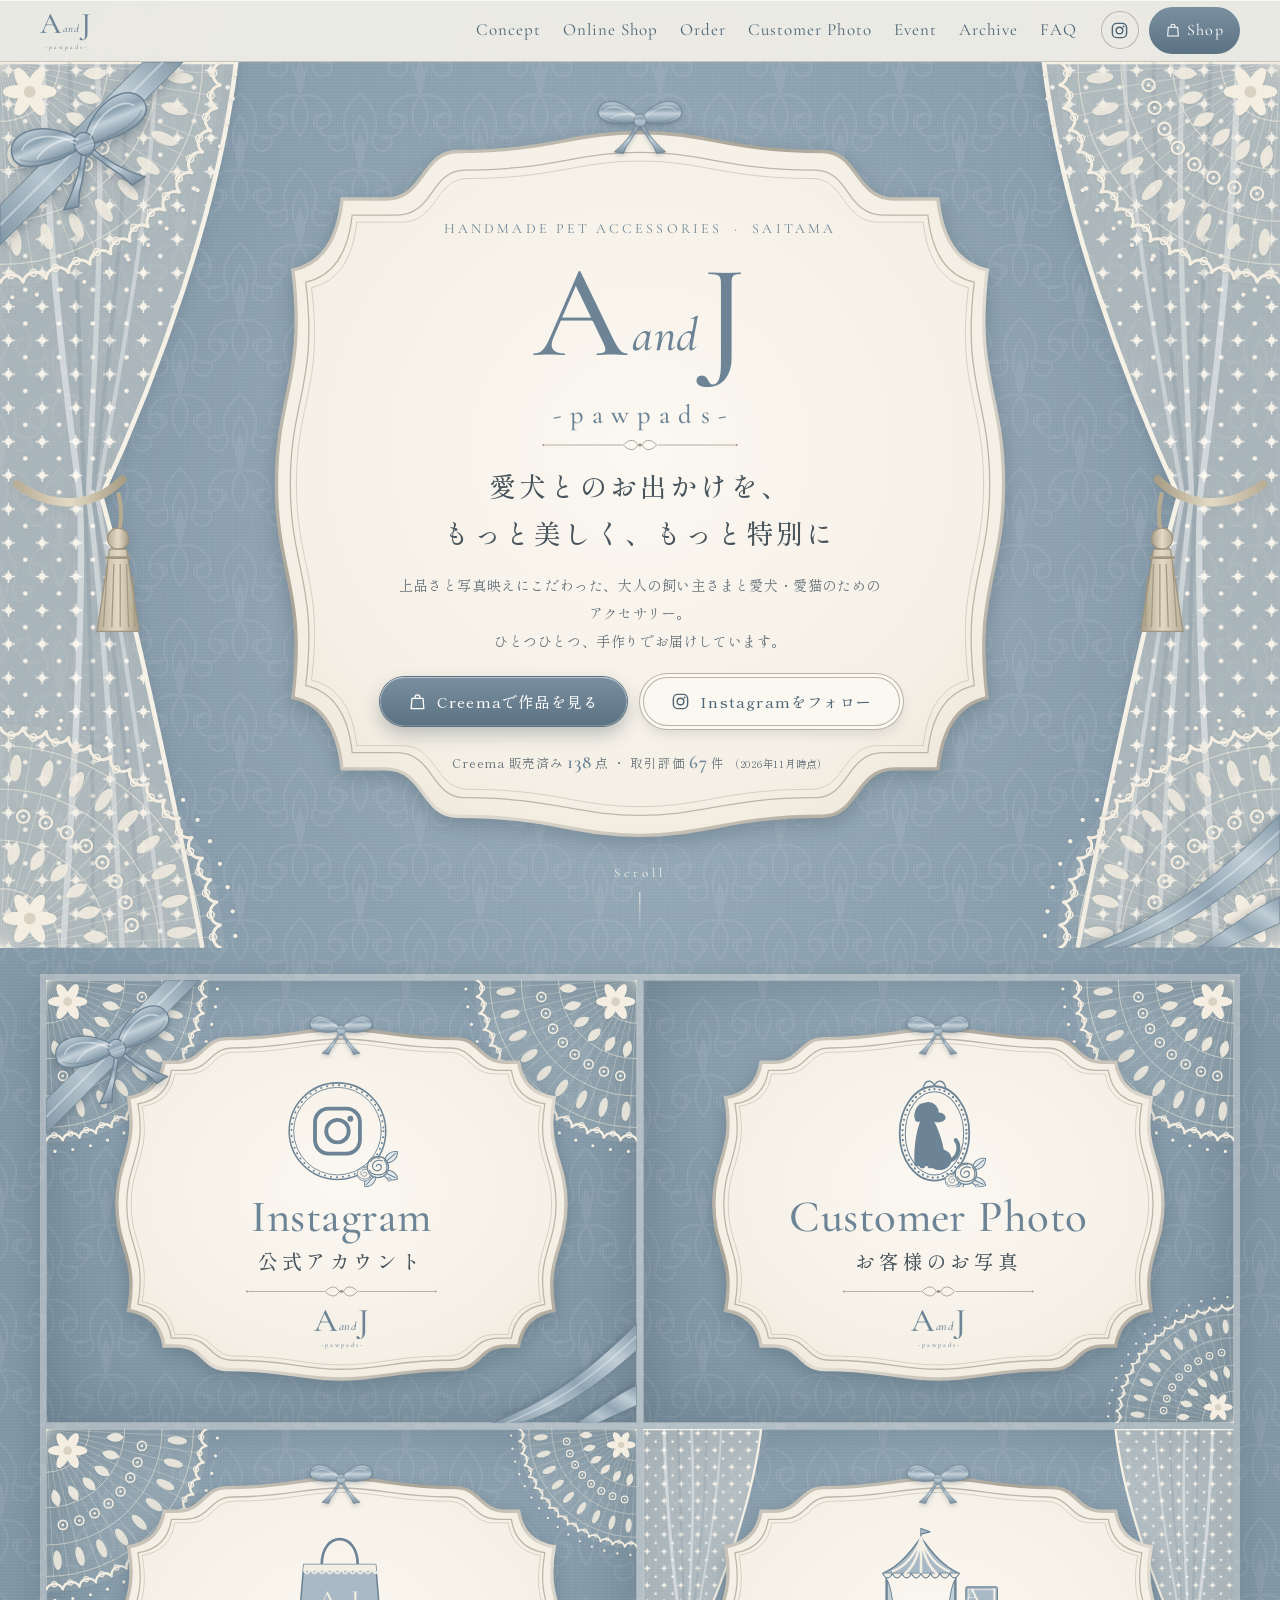
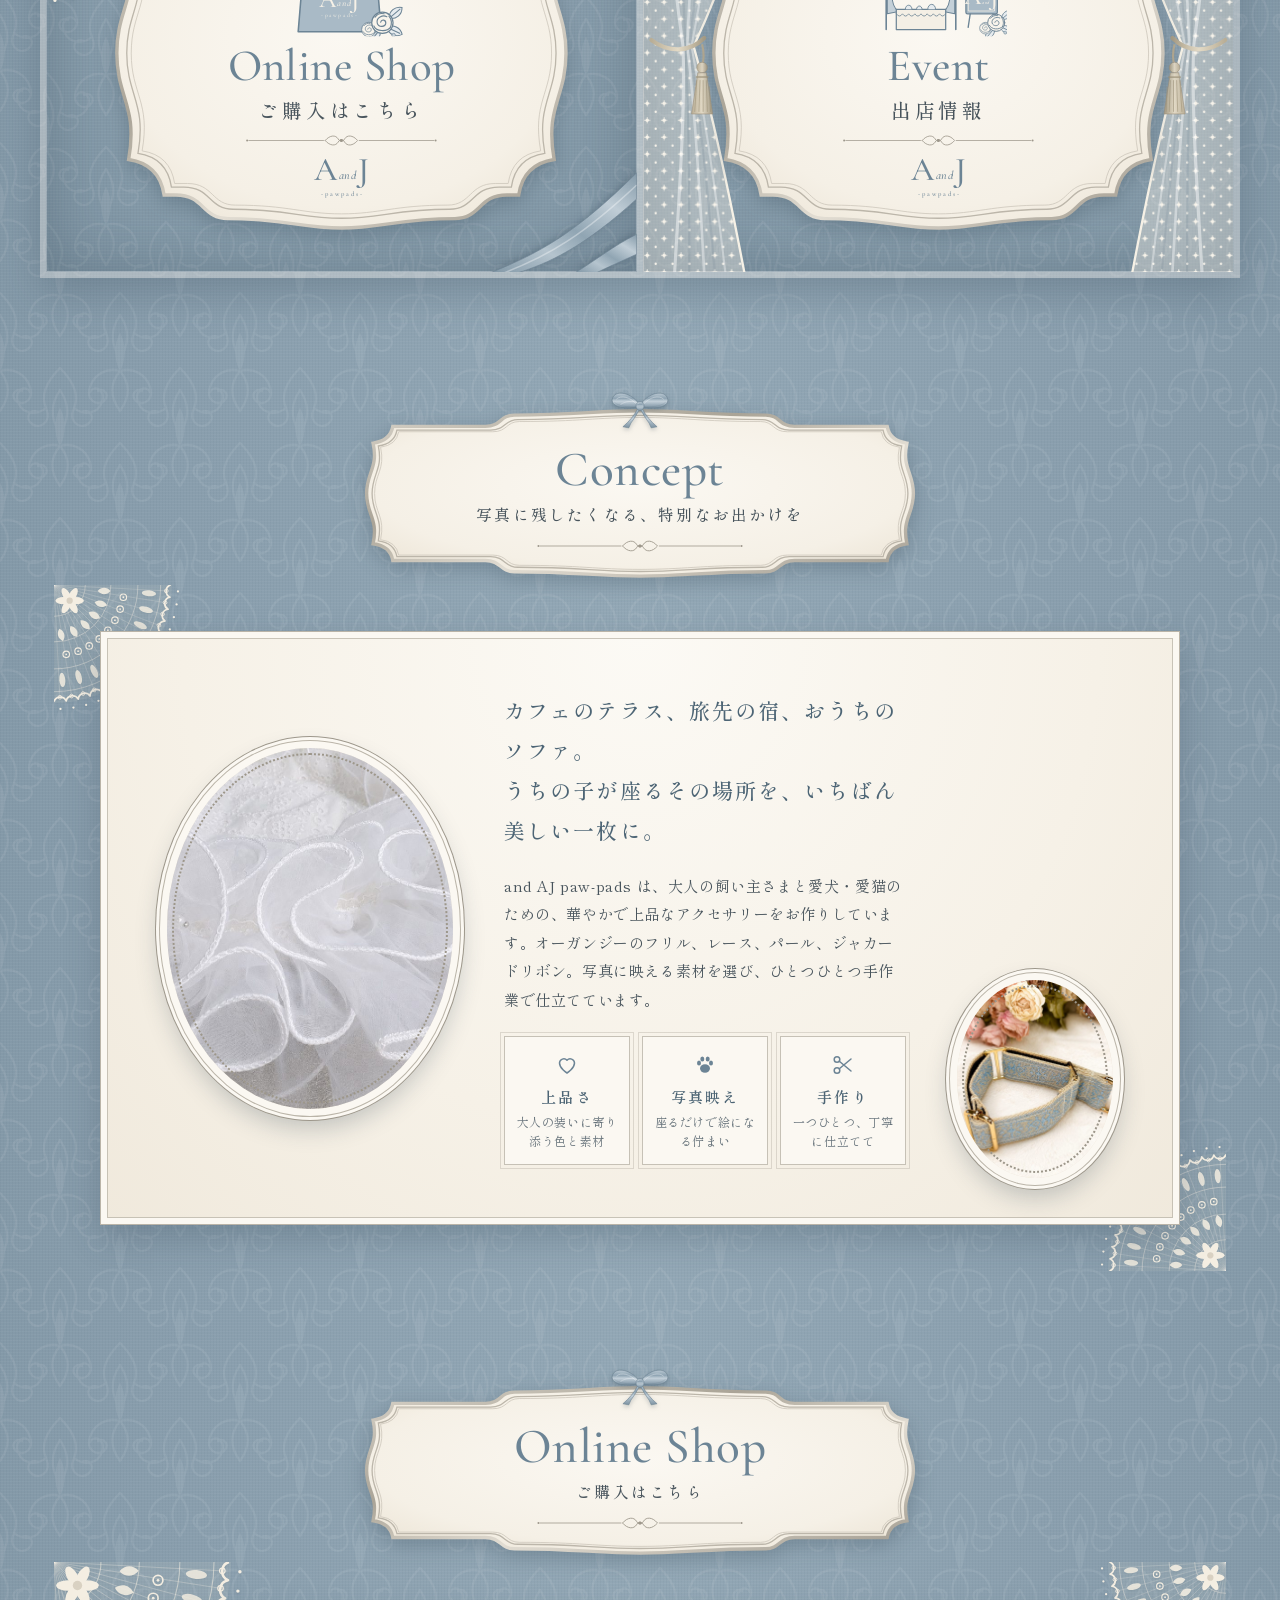
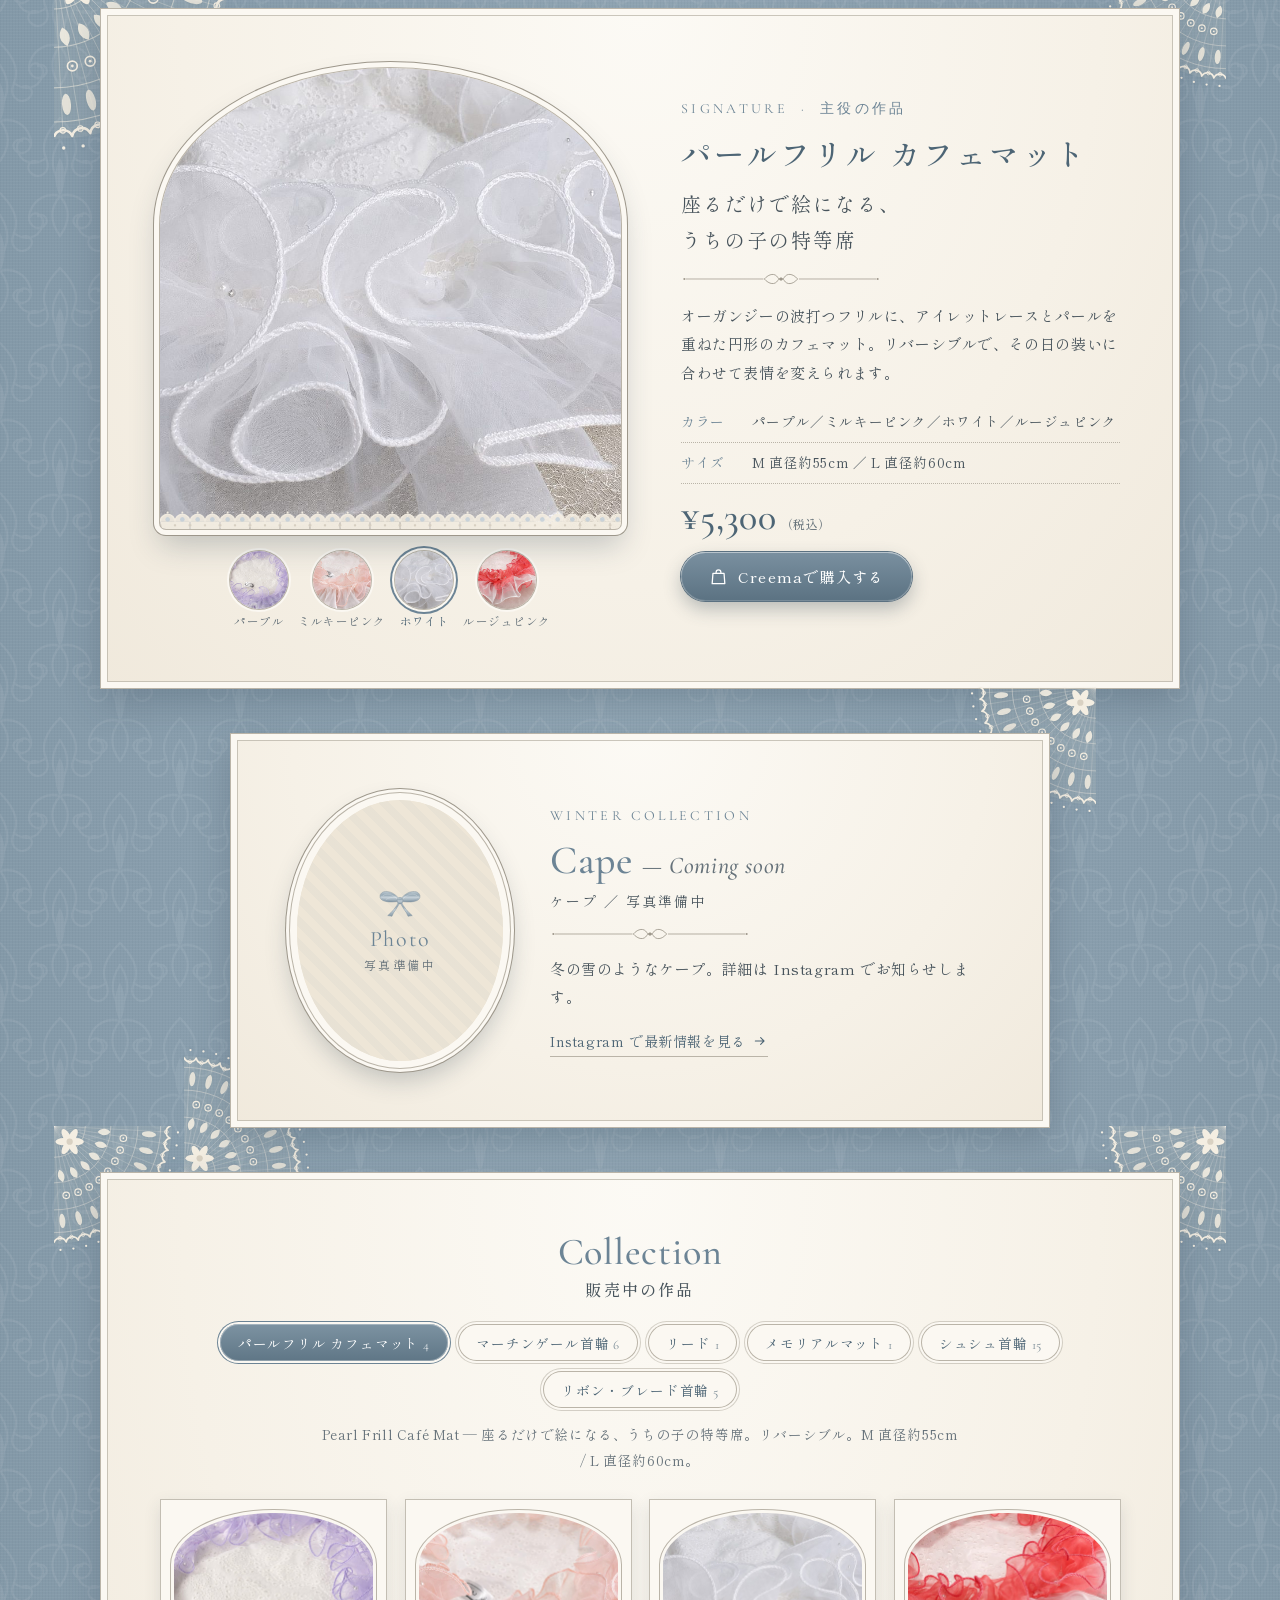
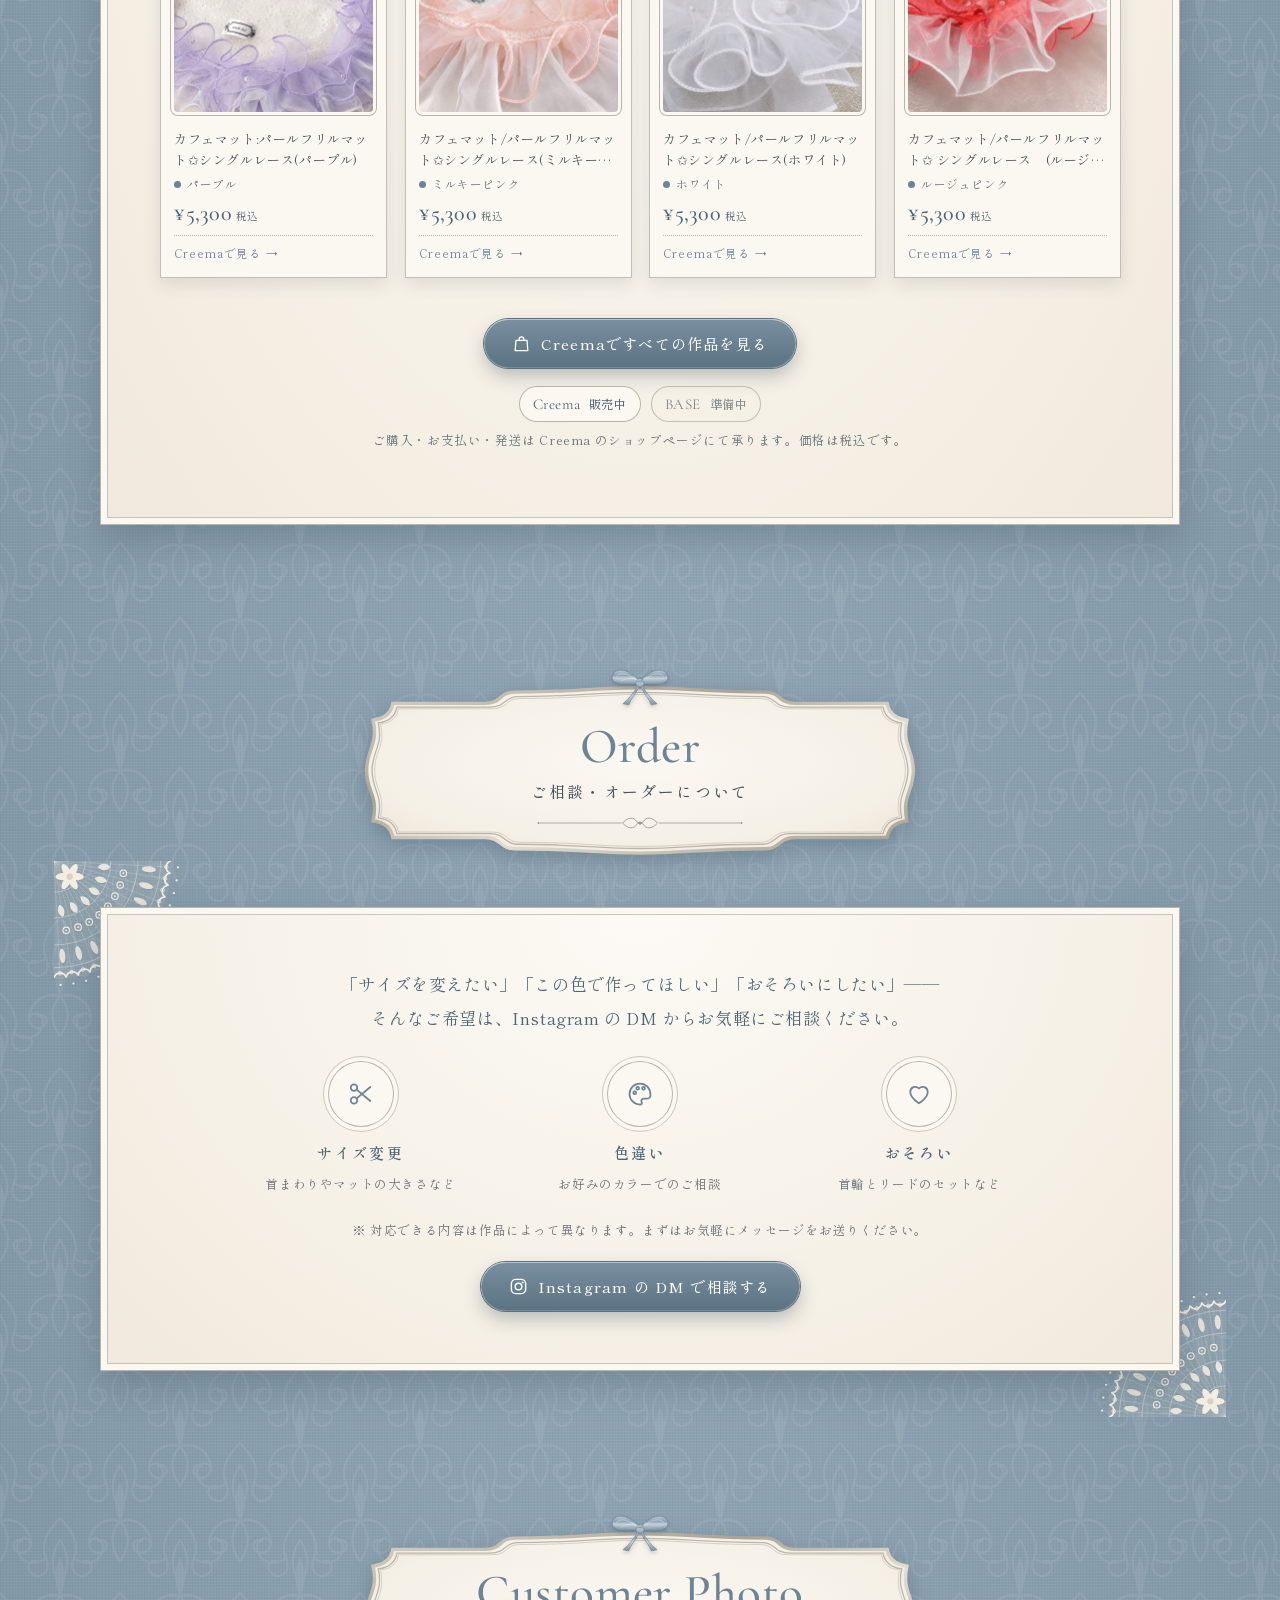
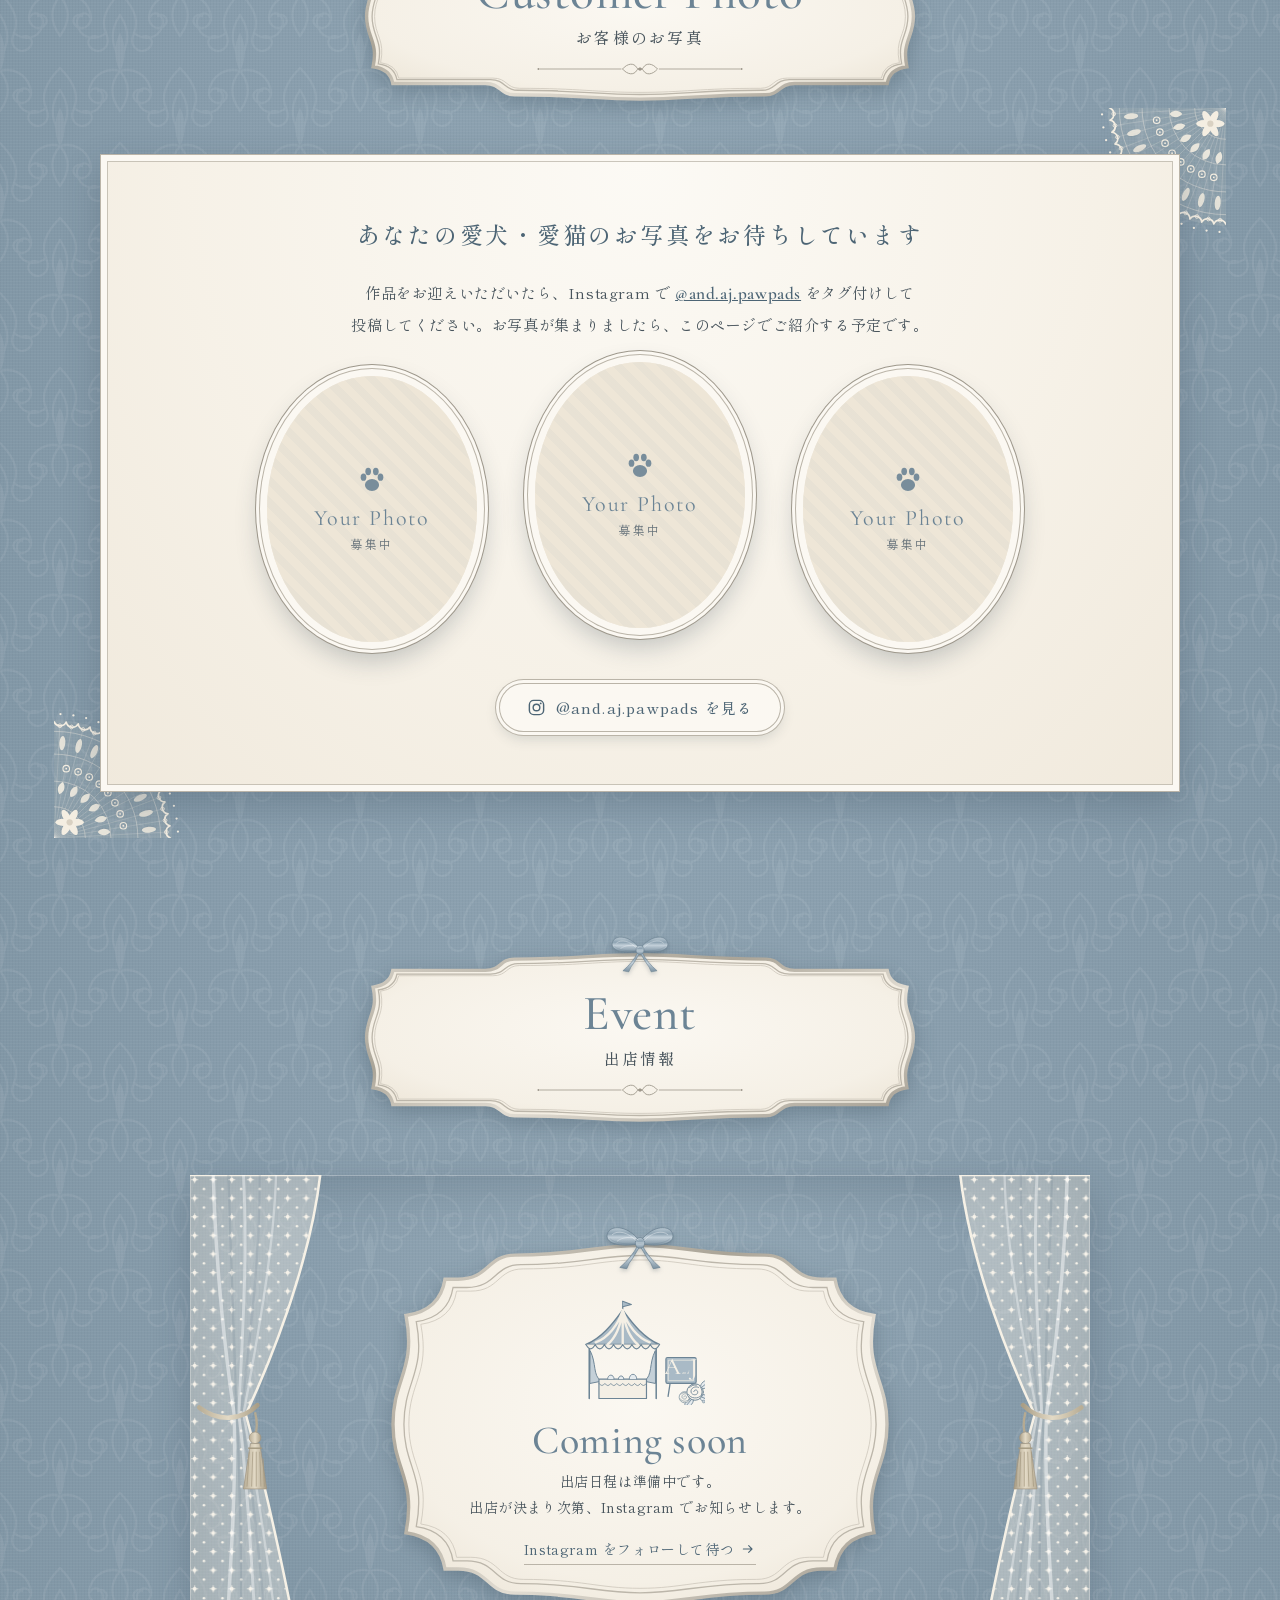
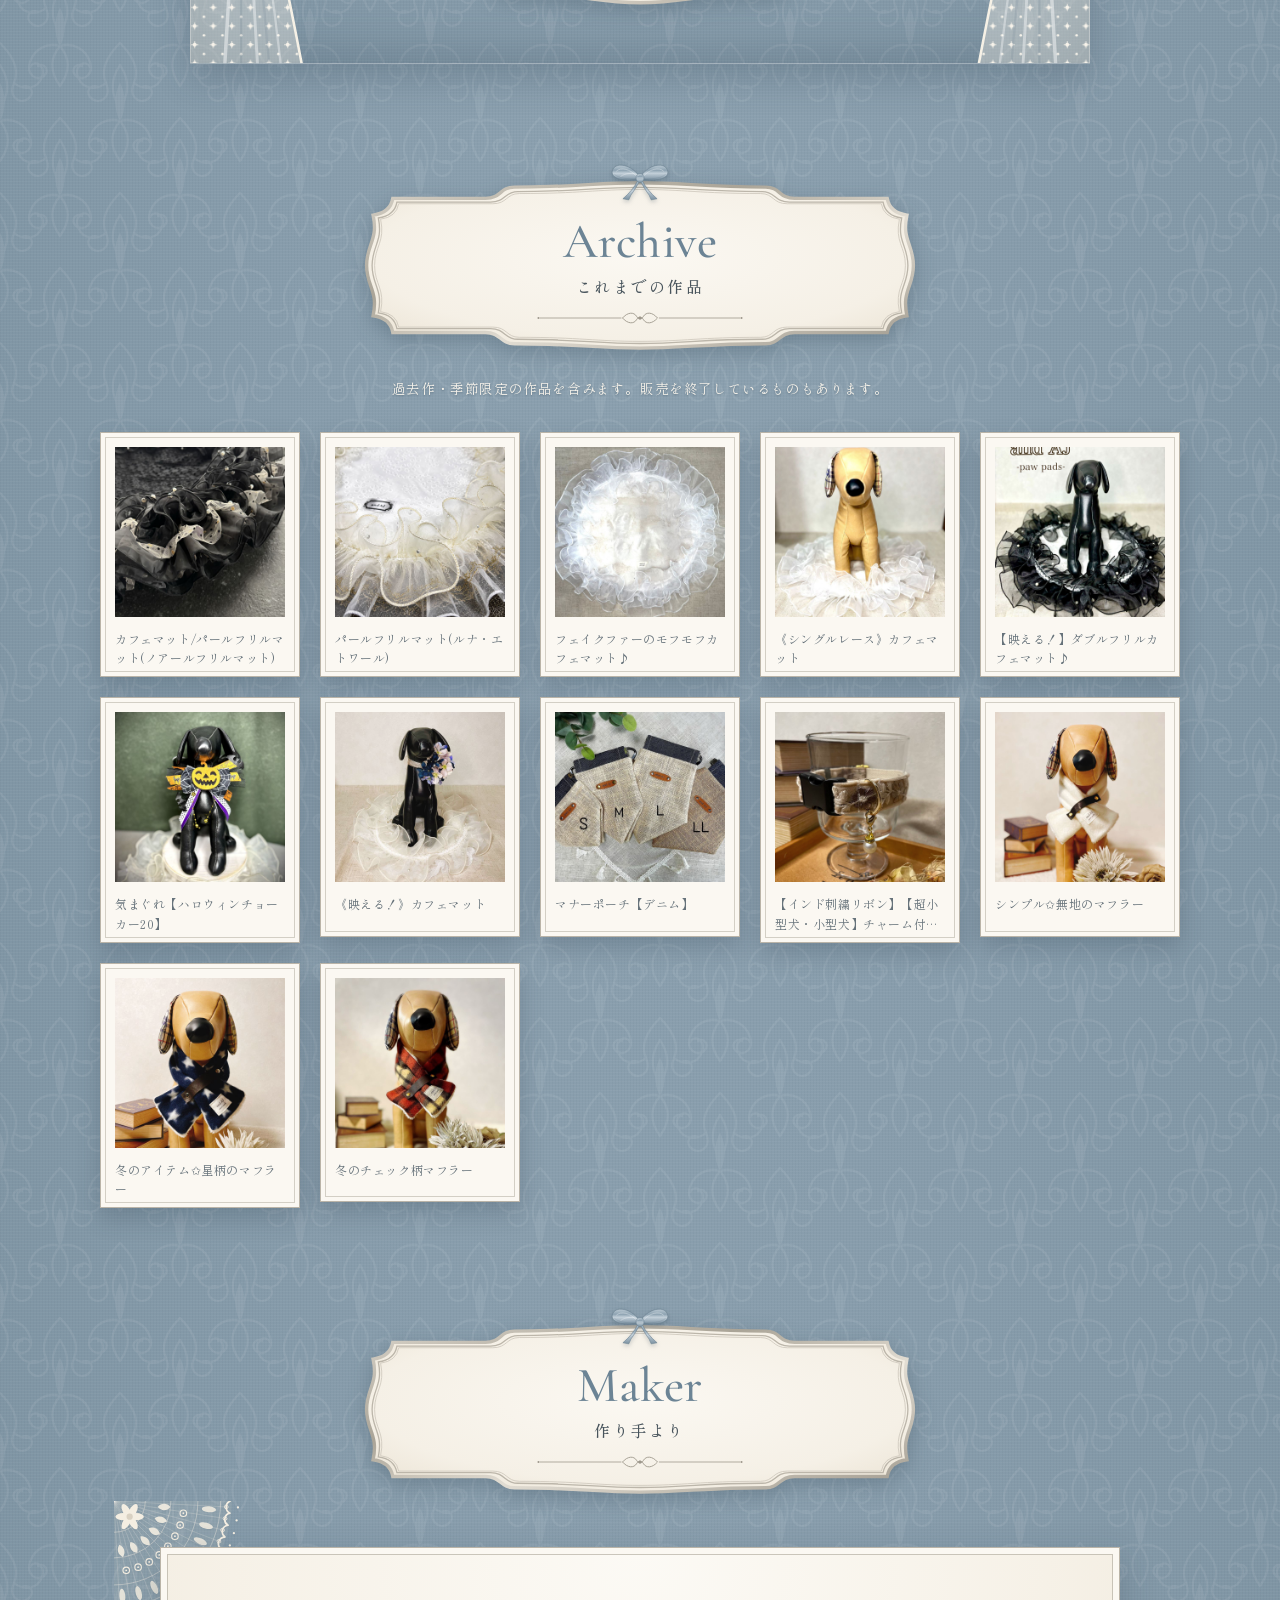
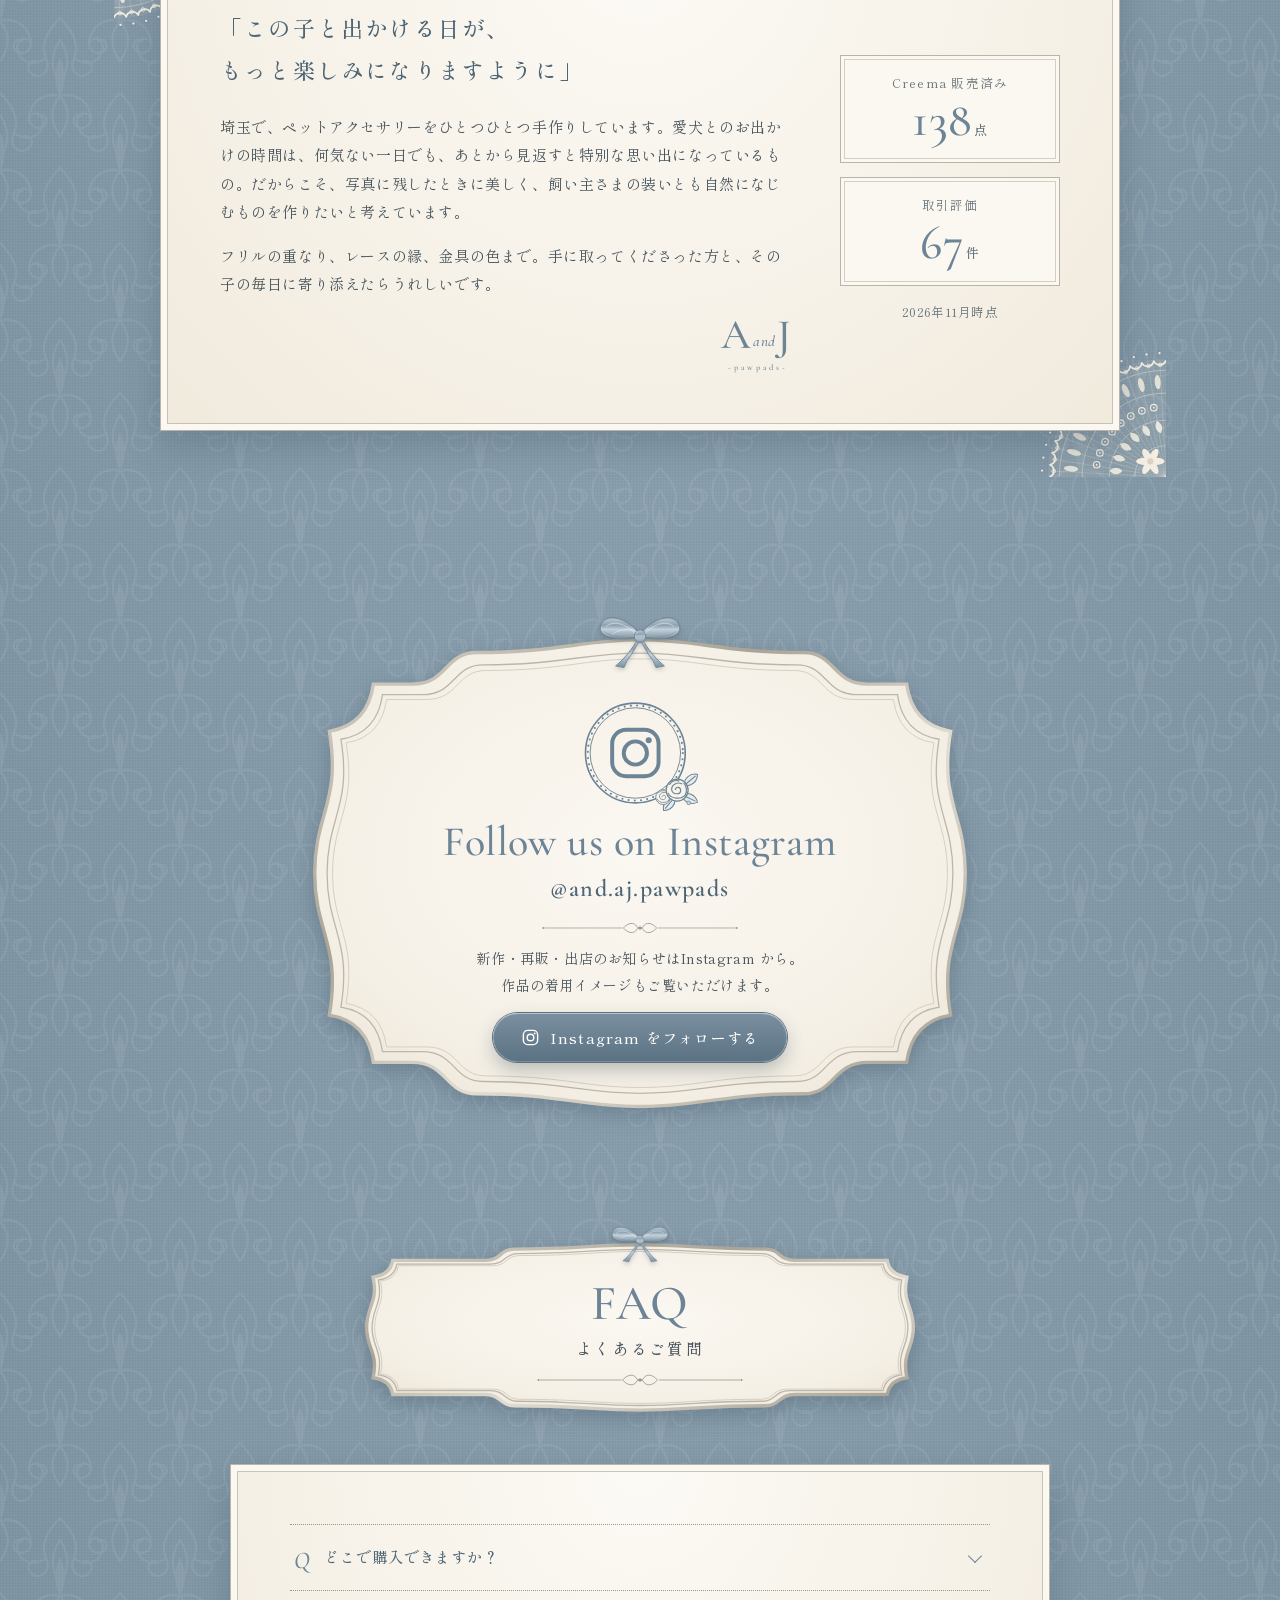
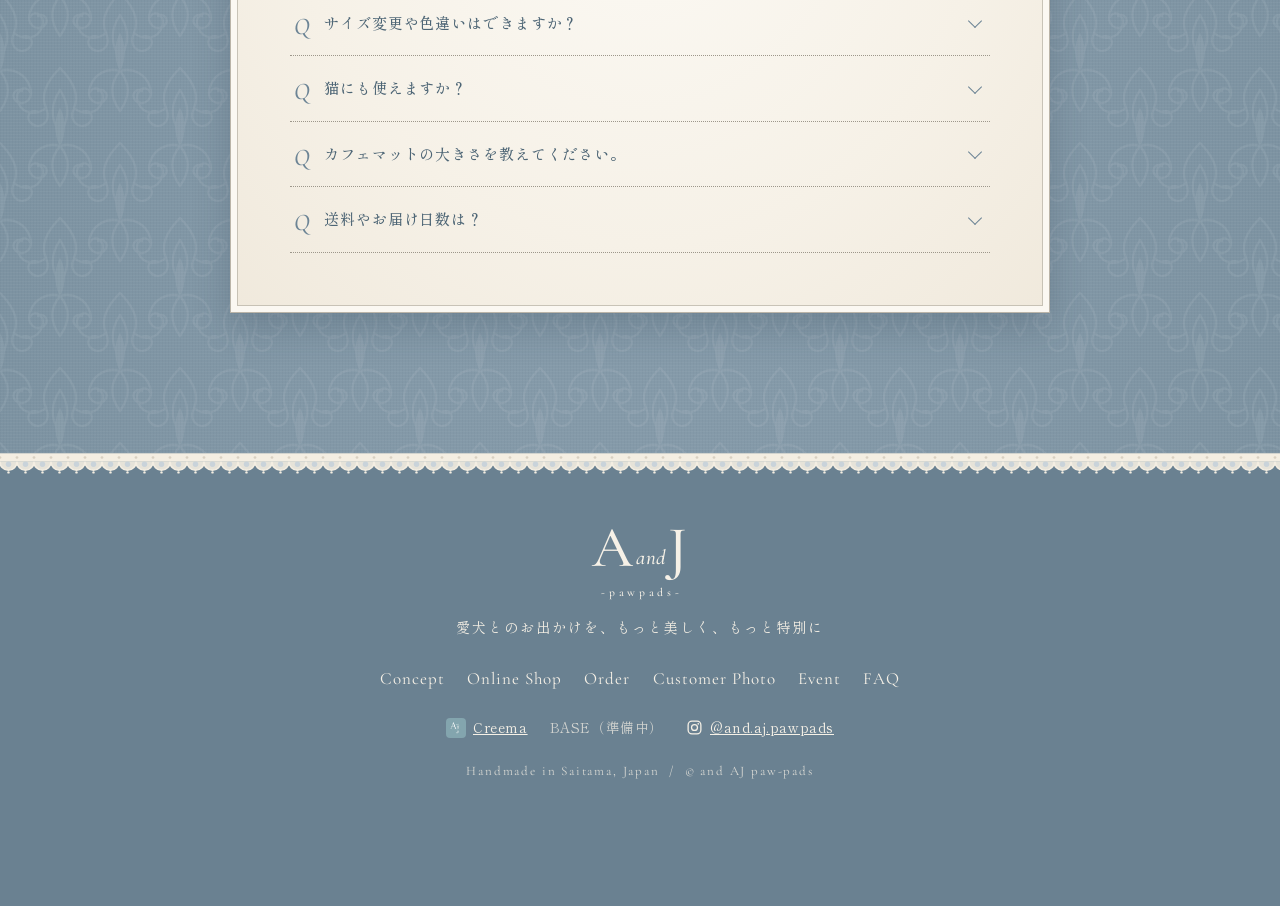
<file: designs/d-lace-blue/index.html>
<!doctype html>
<html lang="ja">
<head>
<meta charset="utf-8">
<meta name="viewport" content="width=device-width, initial-scale=1">
<title>and AJ paw-pads | 愛犬とのお出かけを、もっと美しく</title>
<meta name="description" content="and AJ paw-pads（アンド エージェー パウパッズ）は埼玉で一つひとつ手作りしているペットアクセサリーブランド。パールフリル カフェマット、マーチンゲール首輪、リードなど、上品で写真映えする作品をCreemaで販売しています。">
<meta name="theme-color" content="#8a9fae">
<link rel="preconnect" href="https://fonts.googleapis.com">
<link rel="preconnect" href="https://fonts.gstatic.com" crossorigin>
<link href="https://fonts.googleapis.com/css2?family=Cormorant+Garamond:ital,wght@0,400;0,500;0,600;1,400;1,500&family=Shippori+Mincho:wght@400;500;600&display=swap" rel="stylesheet">
<link rel="stylesheet" href="style.css">
<script>
  /* JS が動くときだけ「初期非表示 → 演出で表示」にする。script.js が読めなければ 3 秒で全表示に戻す */
  document.documentElement.classList.add('js');
  setTimeout(function () { if (!window.__ajReady) document.documentElement.classList.add('no-anim'); }, 3000);
</script>
</head>
<body>

<!-- ===== 共有 SVG 定義（飾り縁プレート・リボン・バラ・アイコン） ===== -->
<svg class="svg-defs" aria-hidden="true" focusable="false">
  <defs>
    <radialGradient id="ivoryGrad" cx="50%" cy="45%" r="70%">
      <stop offset="0" stop-color="#fbf8f2"/><stop offset=".7" stop-color="#f5f0e6"/><stop offset="1" stop-color="#ebe3d4"/>
    </radialGradient>
    <linearGradient id="silverGrad" x1="0" y1="0" x2="1" y2="1">
      <stop offset="0" stop-color="#d8d3c9"/><stop offset=".35" stop-color="#aaa497"/><stop offset=".6" stop-color="#e2ddd3"/><stop offset="1" stop-color="#9f998d"/>
    </linearGradient>
    <linearGradient id="satin" x1="0" y1="0" x2="0" y2="1">
      <stop offset="0" stop-color="#b9c8d2"/><stop offset=".35" stop-color="#8ea3b2"/><stop offset=".55" stop-color="#c3d0d9"/><stop offset="1" stop-color="#7b91a1"/>
    </linearGradient>
    <linearGradient id="satinBand" x1="0" y1="1" x2="1" y2="0" gradientUnits="objectBoundingBox">
      <stop offset="0" stop-color="#8197a6"/><stop offset=".3" stop-color="#b5c4ce"/><stop offset=".5" stop-color="#90a5b3"/><stop offset=".75" stop-color="#c0cdd6"/><stop offset="1" stop-color="#8399a8"/>
    </linearGradient>
    <linearGradient id="tasselGrad" x1="0" y1="0" x2="1" y2="0">
      <stop offset="0" stop-color="#b9ae96"/><stop offset=".5" stop-color="#e3dac6"/><stop offset="1" stop-color="#a99e86"/>
    </linearGradient>
    <pattern id="curtainNet" width="16" height="16" patternUnits="userSpaceOnUse">
      <rect width="16" height="16" fill="#f4efe4" fill-opacity=".38"/>
      <circle cx="4" cy="4" r="1.6" fill="#f7f3ea"/><circle cx="12" cy="12" r="1.1" fill="#f7f3ea"/>
      <path d="M4,1 v6 M1,4 h6" stroke="#f7f3ea" stroke-width=".7"/>
    </pattern>

    <!-- 飾り縁プレート（ブラケット形ラベル） -->
    <path id="p-tile" vector-effect="non-scaling-stroke" d="M20,70 Q46.1,66 50,40 L60,40 C84.2,40 82,20 104,20 C152,20 165.4,12 200,12 C234.6,12 248,20 296,20 C318,20 315.8,40 340,40 L350,40 Q353.9,66 380,70 C372,115 390,122.2 390,160 C390,197.8 372,205 380,250 Q353.9,254 350,280 L340,280 C315.8,280 318,300 296,300 C248,300 234.6,308 200,308 C165.4,308 152,300 104,300 C82,300 84.2,280 60,280 L50,280 Q46.1,254 20,250 C28,205 10,197.8 10,160 C10,122.2 28,115 20,70 Z"/><path id="p-tile-in" vector-effect="non-scaling-stroke" d="M27.9,75.1 Q52.5,71.3 56.2,46.8 L66.8,46.8 C89.6,46.8 87.6,27.9 108.3,27.9 C154.2,27.9 167,20.3 200,20.3 C233,20.3 245.8,27.9 291.7,27.9 C312.4,27.9 310.4,46.8 333.2,46.8 L343.8,46.8 Q347.5,71.3 372.1,75.1 C364.6,117.5 381.6,124.3 381.6,160 C381.6,195.7 364.6,202.5 372.1,244.9 Q347.5,248.7 343.8,273.3 L333.2,273.3 C310.4,273.3 312.4,292.1 291.7,292.1 C245.8,292.1 233,299.7 200,299.7 C167,299.7 154.2,292.1 108.3,292.1 C87.6,292.1 89.6,273.3 66.8,273.3 L56.2,273.3 Q52.5,248.7 27.9,244.9 C35.4,202.5 18.4,195.7 18.4,160 C18.4,124.3 35.4,117.5 27.9,75.1 Z"/><path id="p-tile-in2" vector-effect="non-scaling-stroke" d="M31.4,77.3 Q55.4,73.6 58.9,49.8 L69.8,49.8 C92,49.8 90,31.4 110.2,31.4 C155.1,31.4 167.7,24 200,24 C232.3,24 244.9,31.4 289.8,31.4 C310,31.4 308,49.8 330.2,49.8 L341.1,49.8 Q344.6,73.6 368.6,77.3 C361.3,118.7 377.8,125.3 377.8,160 C377.8,194.7 361.3,201.3 368.6,242.7 Q344.6,246.4 341.1,270.3 L330.2,270.3 C308,270.3 310,288.6 289.8,288.6 C244.9,288.6 232.3,296 200,296 C167.7,296 155.1,288.6 110.2,288.6 C90,288.6 92,270.3 69.8,270.3 L58.9,270.3 Q55.4,246.4 31.4,242.7 C38.7,201.3 22.2,194.7 22.2,160 C22.2,125.3 38.7,118.7 31.4,77.3 Z"/>
    <path id="p-head" vector-effect="non-scaling-stroke" d="M13.1,45.9 Q30.3,43.3 32.8,26.3 L125.4,26.3 C141.3,26.3 139.8,13.1 154.3,13.1 C217.1,13.1 234.7,7.9 280,7.9 C325.3,7.9 342.9,13.1 405.7,13.1 C420.2,13.1 418.7,26.3 434.6,26.3 L527.2,26.3 Q529.7,43.3 546.9,45.9 C541.6,75.5 553.4,80.2 553.4,105 C553.4,129.8 541.6,134.5 546.9,164.1 Q529.7,166.7 527.2,183.8 L434.6,183.8 C418.7,183.8 420.2,196.9 405.7,196.9 C342.9,196.9 325.3,202.1 280,202.1 C234.7,202.1 217.1,196.9 154.3,196.9 C139.8,196.9 141.3,183.8 125.4,183.8 L32.8,183.8 Q30.3,166.7 13.1,164.1 C18.4,134.5 6.6,129.8 6.6,105 C6.6,80.2 18.4,75.5 13.1,45.9 Z"/><path id="p-head-in" vector-effect="non-scaling-stroke" d="M18.3,49.3 Q34.5,46.8 36.9,30.7 L130.5,30.7 C145.5,30.7 144.2,18.3 157.8,18.3 C218.9,18.3 236,13.3 280,13.3 C324,13.3 341.1,18.3 402.2,18.3 C415.8,18.3 414.5,30.7 429.5,30.7 L523.1,30.7 Q525.5,46.8 541.7,49.3 C536.8,77.1 547.9,81.6 547.9,105 C547.9,128.4 536.8,132.9 541.7,160.7 Q525.5,163.2 523.1,179.3 L429.5,179.3 C414.5,179.3 415.8,191.7 402.2,191.7 C341.1,191.7 324,196.7 280,196.7 C236,196.7 218.9,191.7 157.8,191.7 C144.2,191.7 145.5,179.3 130.5,179.3 L36.9,179.3 Q34.5,163.2 18.3,160.7 C23.2,132.9 12.1,128.4 12.1,105 C12.1,81.6 23.2,77.1 18.3,49.3 Z"/><path id="p-head-in2" vector-effect="non-scaling-stroke" d="M20.6,50.7 Q36.3,48.3 38.7,32.6 L132.8,32.6 C147.4,32.6 146.1,20.6 159.4,20.6 C219.7,20.6 236.6,15.8 280,15.8 C323.4,15.8 340.3,20.6 400.6,20.6 C413.9,20.6 412.6,32.6 427.2,32.6 L521.3,32.6 Q523.7,48.3 539.4,50.7 C534.6,77.9 545.4,82.2 545.4,105 C545.4,127.8 534.6,132.1 539.4,159.3 Q523.7,161.7 521.3,177.4 L427.2,177.4 C412.6,177.4 413.9,189.4 400.6,189.4 C340.3,189.4 323.4,194.2 280,194.2 C236.6,194.2 219.7,189.4 159.4,189.4 C146.1,189.4 147.4,177.4 132.8,177.4 L38.7,177.4 Q36.3,161.7 20.6,159.3 C25.4,132.1 14.6,127.8 14.6,105 C14.6,82.2 25.4,77.9 20.6,50.7 Z"/>
    <path id="p-hero" vector-effect="non-scaling-stroke" d="M29.4,102.8 Q67.7,96.9 73.4,58.8 L112.2,58.8 C147.7,58.8 144.5,29.4 176.8,29.4 C258.4,29.4 281.2,17.6 340,17.6 C398.8,17.6 421.6,29.4 503.2,29.4 C535.5,29.4 532.3,58.8 567.8,58.8 L606.6,58.8 Q612.3,96.9 650.6,102.8 C638.9,168.9 665.3,179.5 665.3,235 C665.3,290.5 638.9,301.1 650.6,367.2 Q612.3,373.1 606.6,411.3 L567.8,411.3 C532.3,411.3 535.5,440.6 503.2,440.6 C421.6,440.6 398.8,452.4 340,452.4 C281.2,452.4 258.4,440.6 176.8,440.6 C144.5,440.6 147.7,411.3 112.2,411.3 L73.4,411.3 Q67.7,373.1 29.4,367.2 C41.1,301.1 14.7,290.5 14.7,235 C14.7,179.5 41.1,168.9 29.4,102.8 Z"/><path id="p-hero-in" vector-effect="non-scaling-stroke" d="M40.9,110.2 Q77.1,104.7 82.5,68.7 L122.2,68.7 C155.7,68.7 152.7,40.9 183.1,40.9 C261.6,40.9 283.5,29.9 340,29.9 C396.5,29.9 418.4,40.9 496.9,40.9 C527.3,40.9 524.3,68.7 557.8,68.7 L597.5,68.7 Q602.9,104.7 639.1,110.2 C628,172.6 652.9,182.6 652.9,235 C652.9,287.4 628,297.4 639.1,359.8 Q602.9,365.3 597.5,401.3 L557.8,401.3 C524.3,401.3 527.3,429.1 496.9,429.1 C418.4,429.1 396.5,440.1 340,440.1 C283.5,440.1 261.6,429.1 183.1,429.1 C152.7,429.1 155.7,401.3 122.2,401.3 L82.5,401.3 Q77.1,365.3 40.9,359.8 C52,297.4 27.1,287.4 27.1,235 C27.1,182.6 52,172.6 40.9,110.2 Z"/><path id="p-hero-in2" vector-effect="non-scaling-stroke" d="M46.1,113.6 Q81.3,108.2 86.6,73.1 L126.6,73.1 C159.2,73.1 156.3,46.1 186,46.1 C263,46.1 284.5,35.3 340,35.3 C395.5,35.3 417,46.1 494,46.1 C523.7,46.1 520.8,73.1 553.4,73.1 L593.4,73.1 Q598.7,108.2 633.9,113.6 C623.1,174.3 647.4,184 647.4,235 C647.4,286 623.1,295.7 633.9,356.4 Q598.7,361.8 593.4,396.9 L553.4,396.9 C520.8,396.9 523.7,423.9 494,423.9 C417,423.9 395.5,434.7 340,434.7 C284.5,434.7 263,423.9 186,423.9 C156.3,423.9 159.2,396.9 126.6,396.9 L86.6,396.9 Q81.3,361.8 46.1,356.4 C56.9,295.7 32.6,286 32.6,235 C32.6,184 56.9,174.3 46.1,113.6 Z"/>
    <path id="p-herom" vector-effect="non-scaling-stroke" d="M22.5,78.8 Q51.9,74.3 56.3,45 L44.1,45 C71.3,45 68.9,22.5 93.6,22.5 C136.8,22.5 148.9,13.5 180,13.5 C211.1,13.5 223.2,22.5 266.4,22.5 C291.2,22.5 288.7,45 315.9,45 L303.8,45 Q308.1,74.3 337.5,78.8 C328.5,194.4 348.8,212.9 348.8,310 C348.8,407.1 328.5,425.6 337.5,541.3 Q308.1,545.8 303.8,575 L315.9,575 C288.7,575 291.2,597.5 266.4,597.5 C223.2,597.5 211.1,606.5 180,606.5 C148.9,606.5 136.8,597.5 93.6,597.5 C68.9,597.5 71.3,575 44.1,575 L56.3,575 Q51.9,545.8 22.5,541.3 C31.5,425.6 11.3,407.1 11.3,310 C11.3,212.9 31.5,194.4 22.5,78.8 Z"/><path id="p-herom-in" vector-effect="non-scaling-stroke" d="M31.4,84.4 Q59.1,80.2 63.2,52.6 L51.7,52.6 C77.4,52.6 75.1,31.4 98.5,31.4 C139.2,31.4 150.6,22.9 180,22.9 C209.4,22.9 220.8,31.4 261.5,31.4 C284.9,31.4 282.6,52.6 308.3,52.6 L296.8,52.6 Q300.9,80.2 328.6,84.4 C320.1,197.2 339.3,215.3 339.3,310 C339.3,404.7 320.1,422.8 328.6,535.6 Q300.9,539.8 296.8,567.4 L308.3,567.4 C282.6,567.4 284.9,588.6 261.5,588.6 C220.8,588.6 209.4,597.1 180,597.1 C150.6,597.1 139.2,588.6 98.5,588.6 C75.1,588.6 77.4,567.4 51.7,567.4 L63.2,567.4 Q59.1,539.8 31.4,535.6 C39.9,422.8 20.7,404.7 20.7,310 C20.7,215.3 39.9,197.2 31.4,84.4 Z"/><path id="p-herom-in2" vector-effect="non-scaling-stroke" d="M35.3,87 Q62.3,82.8 66.3,56 L55.1,56 C80.2,56 77.9,35.3 100.6,35.3 C140.3,35.3 151.4,27 180,27 C208.6,27 219.7,35.3 259.4,35.3 C282.1,35.3 279.8,56 304.9,56 L293.7,56 Q297.7,82.8 324.7,87 C316.4,198.5 335,216.3 335,310 C335,403.7 316.4,421.5 324.7,533 Q297.7,537.2 293.7,564 L304.9,564 C279.8,564 282.1,584.7 259.4,584.7 C219.7,584.7 208.6,593 180,593 C151.4,593 140.3,584.7 100.6,584.7 C77.9,584.7 80.2,564 55.1,564 L66.3,564 Q62.3,537.2 35.3,533 C43.6,421.5 25,403.7 25,310 C25,216.3 43.6,198.5 35.3,87 Z"/>
    <path id="p-card" vector-effect="non-scaling-stroke" d="M16.3,56.9 Q37.5,53.6 40.6,32.5 L68.3,32.5 C87.9,32.5 86.1,16.3 104,16.3 C152,16.3 165.4,9.8 200,9.8 C234.6,9.8 248,16.3 296,16.3 C313.9,16.3 312.1,32.5 331.8,32.5 L359.4,32.5 Q362.5,53.6 383.8,56.9 C377.3,93.4 391.9,99.3 391.9,130 C391.9,160.7 377.3,166.6 383.8,203.1 Q362.5,206.4 359.4,227.5 L331.8,227.5 C312.1,227.5 313.9,243.8 296,243.8 C248,243.8 234.6,250.3 200,250.3 C165.4,250.3 152,243.8 104,243.8 C86.1,243.8 87.9,227.5 68.3,227.5 L40.6,227.5 Q37.5,206.4 16.3,203.1 C22.8,166.6 8.1,160.7 8.1,130 C8.1,99.3 22.8,93.4 16.3,56.9 Z"/><path id="p-card-in" vector-effect="non-scaling-stroke" d="M22.6,61 Q42.7,57.9 45.7,38 L73.8,38 C92.3,38 90.6,22.6 107.5,22.6 C153.8,22.6 166.7,16.5 200,16.5 C233.3,16.5 246.2,22.6 292.5,22.6 C309.4,22.6 307.7,38 326.2,38 L354.3,38 Q357.3,57.9 377.4,61 C371.2,95.5 385,101 385,130 C385,159 371.2,164.5 377.4,199 Q357.3,202.1 354.3,222 L326.2,222 C307.7,222 309.4,237.4 292.5,237.4 C246.2,237.4 233.3,243.5 200,243.5 C166.7,243.5 153.8,237.4 107.5,237.4 C90.6,237.4 92.3,222 73.8,222 L45.7,222 Q42.7,202.1 22.6,199 C28.8,164.5 15,159 15,130 C15,101 28.8,95.5 22.6,61 Z"/><path id="p-card-in2" vector-effect="non-scaling-stroke" d="M25.5,62.8 Q45,59.8 47.9,40.4 L76.2,40.4 C94.3,40.4 92.6,25.5 109.1,25.5 C154.5,25.5 167.3,19.5 200,19.5 C232.7,19.5 245.5,25.5 290.9,25.5 C307.4,25.5 305.7,40.4 323.8,40.4 L352.1,40.4 Q355,59.8 374.5,62.8 C368.5,96.4 382,101.8 382,130 C382,158.2 368.5,163.6 374.5,197.2 Q355,200.2 352.1,219.6 L323.8,219.6 C305.7,219.6 307.4,234.5 290.9,234.5 C245.5,234.5 232.7,240.5 200,240.5 C167.3,240.5 154.5,234.5 109.1,234.5 C92.6,234.5 94.3,219.6 76.2,219.6 L47.9,219.6 Q45,200.2 25.5,197.2 C31.5,163.6 18,158.2 18,130 C18,101.8 31.5,96.4 25.5,62.8 Z"/>

    <!-- 蝶結びのリボン（pathLength=1 で線を描く演出） -->
    <symbol id="bow" viewBox="0 0 120 84">
      <g fill="url(#satin)" stroke="#6c8292" stroke-width="1.1" stroke-linejoin="round">
        <path pathLength="1" d="M57,44 C50,58 40,70 28,80 L39,82 L43,73 C50,64 55,54 60,46 Z"/>
        <path pathLength="1" d="M63,44 C70,58 80,70 92,80 L81,82 L77,73 C70,64 65,54 60,46 Z"/>
        <path pathLength="1" d="M60,40 C44,14 12,10 8,28 C5,44 34,48 60,42 Z"/>
        <path pathLength="1" d="M60,40 C76,14 108,10 112,28 C115,44 86,48 60,42 Z"/>
        <ellipse pathLength="1" cx="60" cy="41" rx="7.5" ry="8.5"/>
      </g>
      <g fill="none" stroke="#f3f6f8" stroke-opacity=".55" stroke-width="1.2" stroke-linecap="round">
        <path pathLength="1" d="M54,38 C42,24 24,20 16,28"/><path pathLength="1" d="M66,38 C78,24 96,20 104,28"/><path pathLength="1" d="M57,36 C46,30 32,32 24,38"/>
      </g>
      <g fill="none" stroke="#5f7585" stroke-opacity=".35" stroke-width="1"><path pathLength="1" d="M60,42 C40,44 20,42 12,34"/><path pathLength="1" d="M60,42 C80,44 100,42 108,34"/></g>
    </symbol>

    <!-- 角に斜めに掛かるサテンリボン＋蝶結び -->
    <symbol id="corner-ribbon" viewBox="0 0 240 240">
      <path d="M0,122 L122,0 L156,0 L0,156 Z" stroke-dasharray="none" fill="url(#satinBand)" stroke="#6c8292" stroke-width=".8"/>
      <path d="M0,139 L139,0" stroke-dasharray="none" stroke="#fff" stroke-opacity=".35" stroke-width="2"/>
      <use href="#bow" x="2" y="22" width="140" height="98" transform="rotate(-22 72 70)"/>
    </symbol>
    <symbol id="ribbon-tail" viewBox="0 0 200 200">
      <path d="M10,200 C70,176 120,150 200,70 L200,104 C130,168 84,188 46,200 Z" fill="url(#satinBand)" stroke="#6c8292" stroke-width=".8"/>
      <path d="M28,200 C86,178 132,150 200,86" fill="none" stroke="#fff" stroke-opacity=".35" stroke-width="2"/>
      <path d="M120,200 C150,182 168,166 200,150 L200,176 C178,186 160,194 148,200 Z" fill="url(#satinBand)" stroke="#6c8292" stroke-width=".8"/>
    </symbol>

    <!-- レースのカーテン（タッセル付き） -->
    <symbol id="curtain" viewBox="0 0 120 420">
      <path d="M0,0 L112,0 C104,70 74,150 48,206 C62,256 80,336 96,420 L0,420 Z" fill="url(#curtainNet)"/>
      <path d="M0,0 L112,0 C104,70 74,150 48,206 C62,256 80,336 96,420" fill="none" stroke="#f6f1e6" stroke-width="2.2"/>
      <g fill="none" stroke-linecap="round">
        <path d="M20,0 C22,80 30,150 38,206 C40,270 34,350 30,420" stroke="#ffffff" stroke-opacity=".45" stroke-width="3"/>
        <path d="M46,0 C50,80 44,150 42,206 C50,270 54,350 58,420" stroke="#ffffff" stroke-opacity=".4" stroke-width="2.5"/>
        <path d="M74,0 C72,70 56,150 46,206 C58,270 70,350 78,420" stroke="#ffffff" stroke-opacity=".35" stroke-width="2"/>
        <path d="M33,0 C36,80 38,150 40,206 C44,270 44,350 44,420" stroke="#5f7585" stroke-opacity=".18" stroke-width="2"/>
        <path d="M60,0 C60,80 50,150 44,206 C54,270 62,350 68,420" stroke="#5f7585" stroke-opacity=".15" stroke-width="2"/>
      </g>
      <path d="M8,200 C24,212 44,212 58,198" fill="none" stroke="url(#tasselGrad)" stroke-width="4" stroke-linecap="round"/>
      <g transform="translate(56 204)">
        <path d="M0,0 C2,8 2,14 0,20" fill="none" stroke="#b5aa92" stroke-width="2"/>
        <circle cx="0" cy="22" r="5" fill="url(#tasselGrad)" stroke="#9f9480" stroke-width=".6"/>
        <path d="M-4,27 L4,27 L10,66 L-10,66 Z" fill="url(#tasselGrad)" stroke="#9f9480" stroke-width=".6"/>
        <path d="M-5,34 L-7,64 M-2,34 L-3,64 M1,34 L1,64 M4,34 L5,64 M7,40 L8,64" stroke="#a3987f" stroke-width=".6"/>
        <path d="M-6,31 h12" stroke="#a3987f" stroke-width="1.2"/>
      </g>
    </symbol>

    <symbol id="curtain-r" viewBox="0 0 120 420"><use href="#curtain" transform="translate(120 0) scale(-1 1)"/></symbol>

    <!-- バラ・葉 -->
    <g id="rose" stroke-linecap="round" stroke-linejoin="round">
      <circle r="9.5" fill="#f8f4ec" stroke="currentColor" stroke-width="1.1"/>
      <path d="M-1.5,-.5 C-1,-3.5 3.5,-3 3,.8 C2.5,4 -3.6,4 -4.6,.2 C-5.6,-4.6 .2,-7.4 4,-5.4 M-7.6,2.8 C-5.6,7.6 3.8,8.6 7.6,3.6 M5.8,-6 C8.6,-3 8.6,1.6 6.8,4.6 M-6.5,-5 C-4.5,-7.8 -1,-8.6 1.5,-8" fill="none" stroke="currentColor" stroke-width="1"/>
    </g>
    <path id="leaf" d="M0,0 C4,-5 11,-5 15,0 C11,5 4,5 0,0 Z M1,0 L13,0" fill="#e6ebee" stroke="currentColor" stroke-width=".9"/>
    <g id="roses">
      <use href="#leaf" transform="translate(4 4) rotate(25)"/>
      <use href="#leaf" transform="translate(-2 6) rotate(130)"/>
      <use href="#leaf" transform="translate(6 -4) rotate(-40)"/>
      <use href="#rose" transform="translate(-12 6) scale(.68)"/>
      <use href="#rose"/>
      <circle cx="10" cy="11" r="1.6" fill="#c9d3da" stroke="currentColor" stroke-width=".6"/>
    </g>

    <!-- 飾り罫 -->
    <symbol id="flourish" viewBox="0 0 240 16">
      <g fill="none" stroke="currentColor" stroke-linecap="round">
        <path pathLength="1" d="M6,8 H98" stroke-width=".9"/>
        <path pathLength="1" d="M234,8 H142" stroke-width=".9"/>
        <path pathLength="1" d="M100,8 C106,1 113,1 116,6 C118,10 122,10 124,6 C127,1 134,1 140,8 C134,15 127,15 124,10 C122,6 118,6 116,10 C113,15 106,15 100,8 Z" stroke-width="1"/>
      </g>
      <circle cx="120" cy="8" r="1.8" fill="currentColor"/>
      <circle cx="4" cy="8" r="1.2" fill="currentColor"/><circle cx="236" cy="8" r="1.2" fill="currentColor"/>
    </symbol>

    <!-- アイコン: Instagram（円とバラ） -->
    <symbol id="ic-instagram" viewBox="0 0 120 100">
      <g fill="none" stroke="currentColor" stroke-linecap="round" stroke-linejoin="round">
        <circle cx="56" cy="50" r="43" stroke-width="1.4"/>
        <circle cx="56" cy="50" r="39" stroke-width=".8"/>
        <circle cx="56" cy="50" r="41" stroke-width="1.8" stroke-dasharray="0 5.4"/>
        <rect x="36" y="30" width="40" height="40" rx="12" stroke-width="3.4"/>
        <circle cx="56" cy="50" r="10" stroke-width="3.4"/>
      </g>
      <circle cx="67.5" cy="39" r="2.6" fill="currentColor"/>
      <use href="#roses" transform="translate(92 82)"/>
    </symbol>
    <!-- アイコン: 楕円のアンティーク額と犬のシルエット -->
    <symbol id="ic-frame" viewBox="0 0 120 100">
      <g fill="none" stroke="currentColor" stroke-linecap="round">
        <ellipse cx="56" cy="52" rx="31" ry="42" stroke-width="1.6"/>
        <ellipse cx="56" cy="52" rx="26" ry="37" stroke-width=".9"/>
        <ellipse cx="56" cy="52" rx="28.5" ry="39.5" stroke-width="2" stroke-dasharray="0 4.6"/>
        <path d="M46,11 C48,4 53,4 56,9 C59,4 64,4 66,11" stroke-width="1.3"/>
      </g>
      <g fill="currentColor" transform="translate(13 9) scale(.72)">
        <circle cx="52" cy="34" r="13"/>
        <ellipse cx="42" cy="34" rx="6.5" ry="12" transform="rotate(18 42 34)"/>
        <ellipse cx="64" cy="40" rx="9.5" ry="6.2"/>
        <path d="M43,42 C36,60 34,80 35,100 L72,100 C74,82 68,62 59,44 Z"/>
        <ellipse cx="66" cy="92" rx="15" ry="13"/>
        <rect x="41" y="78" width="7.5" height="25" rx="3.5"/><rect x="51" y="80" width="7.5" height="23" rx="3.5"/>
        <path d="M78,94 C90,90 92,76 86,68" fill="none" stroke="currentColor" stroke-width="5" stroke-linecap="round"/>
      </g>
      <use href="#roses" transform="translate(84 88)"/>
    </symbol>
    <!-- アイコン: レース縁のショッピングバッグとバラ -->
    <symbol id="ic-bag" viewBox="0 0 120 100">
      <path d="M42,36 C42,6 74,6 74,36" fill="none" stroke="currentColor" stroke-width="2.4" stroke-linecap="round"/>
      <path d="M26,36 L90,36 L95,96 L21,96 Z" fill="#a9bac6" stroke="currentColor" stroke-width="1.4" stroke-linejoin="round"/>
      <path d="M26,36 L90,36 L90.6,42 L25.4,42 Z" fill="#f4efe5"/>
      <path d="M25.4,42 q3.4,5 6.8,0 q3.4,5 6.8,0 q3.4,5 6.8,0 q3.4,5 6.8,0 q3.4,5 6.8,0 q3.4,5 6.8,0 q3.4,5 6.8,0 q3.4,5 6.8,0 q3.4,5 6.8,0 q3.4,5 6.8,0" fill="#f4efe5" stroke="#f4efe5" stroke-width=".6"/>
      <g fill="#a9bac6"><circle cx="28.8" cy="42.4" r="1"/><circle cx="35.6" cy="42.4" r="1"/><circle cx="42.4" cy="42.4" r="1"/><circle cx="49.2" cy="42.4" r="1"/><circle cx="56" cy="42.4" r="1"/><circle cx="62.8" cy="42.4" r="1"/><circle cx="69.6" cy="42.4" r="1"/><circle cx="76.4" cy="42.4" r="1"/><circle cx="83.2" cy="42.4" r="1"/></g>
      <text x="58" y="74" text-anchor="middle" class="svg-logo" fill="#f6f1e7">A<tspan font-size="8" font-style="italic" dy="-1">and</tspan><tspan dy="1">J</tspan></text>
      <text x="58" y="83" text-anchor="middle" font-size="5" letter-spacing="1.4" fill="#f6f1e7" class="svg-logo-sub">-pawpads-</text>
      <use href="#roses" transform="translate(96 88)"/>
    </symbol>
    <!-- アイコン: ストライプのマルシェテントと看板 -->
    <symbol id="ic-tent" viewBox="0 0 120 100">
      <g stroke="currentColor" stroke-linejoin="round" stroke-linecap="round">
        <path d="M44,4 L44,12" stroke-width="1.2"/><path d="M44,4 L52,7 L44,9" fill="#a9bac6" stroke-width="1"/>
        <path d="M10,44 C24,38 34,26 44,12 C54,26 64,38 78,44 Z" fill="#a9bac6" stroke-width="1.3"/>
        <path d="M44,12 C40,26 30,38 19,42 M44,12 C42,28 37,38 30,44 M44,12 L44,44 M44,12 C46,28 51,38 58,44 M44,12 C48,26 58,38 69,42" fill="none" stroke="#f4efe5" stroke-width="2.2"/>
        <path d="M10,44 q4.25,8 8.5,0 q4.25,8 8.5,0 q4.25,8 8.5,0 q4.25,8 8.5,0 q4.25,8 8.5,0 q4.25,8 8.5,0 q4.25,8 8.5,0 q4.25,8 8.5,0" fill="#f4efe5" stroke-width="1"/>
        <path d="M13,48 V94 M75,48 V94" stroke-width="1.4"/>
        <path d="M14,50 C20,62 16,72 24,78 L14,80 Z" fill="#c4d0d8" stroke-width=".9"/>
        <path d="M74,50 C68,62 72,72 64,78 L74,80 Z" fill="#c4d0d8" stroke-width=".9"/>
        <rect x="22" y="76" width="44" height="18" fill="#f4efe5" stroke-width="1.1"/>
        <path d="M22,80 q2.75,4 5.5,0 q2.75,4 5.5,0 q2.75,4 5.5,0 q2.75,4 5.5,0 q2.75,4 5.5,0 q2.75,4 5.5,0 q2.75,4 5.5,0 q2.75,4 5.5,0" fill="none" stroke-width=".7"/>
        <path d="M30,76 c0,-5 6,-5 6,0 M40,76 c0,-4 5,-4 5,0 M50,76 c0,-6 7,-6 7,0" fill="#e6ebee" stroke-width=".8"/>
        <path d="M86,92 L90,66 M110,92 L106,66" stroke-width="1.2"/>
        <rect x="84" y="56" width="28" height="24" rx="1.5" fill="#a9bac6" stroke-width="1.1"/>
        <rect x="86.5" y="58.5" width="23" height="19" fill="none" stroke="#f4efe5" stroke-width=".7"/>
      </g>
      <text x="98" y="71.5" text-anchor="middle" class="svg-logo" font-size="11" fill="#f6f1e7">A<tspan font-size="4.5" font-style="italic" dy="-.5">and</tspan><tspan dy=".5">J</tspan></text>
      <use href="#roses" transform="translate(111 88) scale(.8)"/>
    </symbol>

    <!-- 小さなアイコン類 -->
    <symbol id="i-ig" viewBox="0 0 24 24"><g fill="none" stroke="currentColor" stroke-width="1.8"><rect x="3" y="3" width="18" height="18" rx="5.5"/><circle cx="12" cy="12" r="4.2"/></g><circle cx="17.3" cy="6.8" r="1.2" fill="currentColor"/></symbol>
    <symbol id="i-bag" viewBox="0 0 24 24"><g fill="none" stroke="currentColor" stroke-width="1.6" stroke-linejoin="round"><path d="M5 8h14l1 13H4z"/><path d="M9 8V6.5a3 3 0 0 1 6 0V8"/></g></symbol>
    <symbol id="i-arrow" viewBox="0 0 24 24"><path d="M5 12h13M13 7l5 5-5 5" fill="none" stroke="currentColor" stroke-width="1.6" stroke-linecap="round" stroke-linejoin="round"/></symbol>
    <symbol id="i-paw" viewBox="0 0 24 24"><g fill="currentColor"><ellipse cx="12" cy="15.5" rx="5" ry="4.2"/><ellipse cx="6" cy="10" rx="2" ry="2.6"/><ellipse cx="18" cy="10" rx="2" ry="2.6"/><ellipse cx="9.3" cy="6" rx="2" ry="2.6"/><ellipse cx="14.7" cy="6" rx="2" ry="2.6"/></g></symbol>
    <symbol id="i-scissors" viewBox="0 0 24 24"><g fill="none" stroke="currentColor" stroke-width="1.5" stroke-linecap="round"><circle cx="6" cy="6.5" r="2.8"/><circle cx="6" cy="17.5" r="2.8"/><path d="M8.3 8.2 20 18M8.3 15.8 20 6"/></g></symbol>
    <symbol id="i-palette" viewBox="0 0 24 24"><g fill="none" stroke="currentColor" stroke-width="1.5"><path d="M12 3a9 9 0 1 0 0 18c1.4 0 2-1 1.4-2.2-.7-1.3.1-2.8 1.6-2.8H18a3 3 0 0 0 3-3C21 7 17 3 12 3z"/><circle cx="7.5" cy="11" r="1.2"/><circle cx="10" cy="7" r="1.2"/><circle cx="15" cy="7" r="1.2"/></g></symbol>
    <symbol id="i-heart" viewBox="0 0 24 24"><path d="M12 20s-7.5-4.6-7.5-10A4.3 4.3 0 0 1 12 7.3 4.3 4.3 0 0 1 19.5 10c0 5.4-7.5 10-7.5 10z" fill="none" stroke="currentColor" stroke-width="1.5" stroke-linejoin="round"/></symbol>
  </defs>
</svg>

<a class="skip" href="#main">本文へスキップ</a>

<!-- ===== Header ===== -->
<header class="site-header" id="top">
  <div class="hdr-inner">
    <a class="hdr-logo" href="#top" aria-label="and AJ paw-pads トップへ">
      <span class="logo logo--hdr"><span class="lg-a">A</span><span class="lg-and">and</span><span class="lg-j">J</span><span class="lg-pp">-pawpads-</span></span>
    </a>
    <nav class="hdr-nav" id="hdrNav" aria-label="サイト内メニュー">
      <a href="#concept">Concept</a>
      <a href="#collection">Online Shop</a>
      <a href="#order">Order</a>
      <a href="#customer">Customer Photo</a>
      <a href="#event">Event</a>
      <a href="#gallery">Archive</a>
      <a href="#faq">FAQ</a>
    </nav>
    <div class="hdr-actions">
      <a class="hdr-ig" href="https://www.instagram.com/and.aj.pawpads" target="_blank" rel="noopener" aria-label="Instagram @and.aj.pawpads"><svg aria-hidden="true"><use href="#i-ig"/></svg></a>
      <a class="hdr-shop" href="https://www.creema.jp/c/and_aj_pawpads" target="_blank" rel="noopener"><svg aria-hidden="true"><use href="#i-bag"/></svg><span>Shop</span></a>
      <button class="hdr-menu" type="button" aria-expanded="false" aria-controls="hdrNav" aria-label="メニューを開く"><span></span><span></span><span></span></button>
    </div>
  </div>
</header>

<main id="main">

<!-- ===== Hero ===== -->
<section class="hero" aria-label="and AJ paw-pads">
  <span class="lace lace-tl" aria-hidden="true"></span><span class="lace lace-tr" aria-hidden="true"></span>
  <span class="lace lace-bl" aria-hidden="true"></span><span class="lace lace-br" aria-hidden="true"></span>
  <svg class="hero-curtain hero-curtain--l" aria-hidden="true"><use href="#curtain"/></svg>
  <svg class="hero-curtain hero-curtain--r" aria-hidden="true"><use href="#curtain-r"/></svg>
  <svg class="hero-ribbon draw-bow" aria-hidden="true"><use href="#corner-ribbon"/></svg>
  <svg class="hero-tail" aria-hidden="true"><use href="#ribbon-tail"/></svg>

  <div class="hero-plate">
    <svg class="plate-svg plate-svg--m" viewBox="0 0 360 620" preserveAspectRatio="none" aria-hidden="true"><use href="#p-herom" class="pl-fill"/><use href="#p-herom-in" class="pl-line"/><use href="#p-herom-in2" class="pl-line pl-thin"/></svg>
    <svg class="plate-svg plate-svg--d" viewBox="0 0 680 470" preserveAspectRatio="none" aria-hidden="true">
      <use href="#p-hero" class="pl-fill"/><use href="#p-hero-in" class="pl-line"/><use href="#p-hero-in2" class="pl-line pl-thin"/>
    </svg>
    <svg class="mini-bow draw-bow" aria-hidden="true"><use href="#bow"/></svg>
    <div class="hero-body">
      <p class="hero-kicker fade-up" style="--d:.2s">Handmade Pet Accessories<span class="pc"> &nbsp;·&nbsp; </span><br class="sp">Saitama</p>
      <h1 class="hero-logo" aria-label="and AJ paw-pads">
        <span class="logo logo--hero" aria-hidden="true"><span class="lg-a soft-in" style="--d:.45s">A</span><span class="lg-and soft-in" style="--d:.75s">and</span><span class="lg-j soft-in" style="--d:.6s">J</span><span class="lg-pp soft-in" style="--d:1s">-pawpads-</span></span>
      </h1>
      <svg class="flourish draw-line" aria-hidden="true"><use href="#flourish"/></svg>
      <p class="hero-copy"><span class="soft-in" style="--d:1.2s">愛犬とのお出かけを、</span><span class="soft-in" style="--d:1.45s">もっと美しく、もっと特別に</span></p>
      <p class="hero-sub fade-up" style="--d:1.75s"><span>上品さと写真映えにこだわった、</span><span>大人の飼い主さまと愛犬・愛猫のための</span><span>アクセサリー。</span><br><span>ひとつひとつ、手作りで</span><span>お届けしています。</span></p>
      <div class="hero-cta fade-up" style="--d:1.95s">
        <a class="btn btn--blue" href="https://www.creema.jp/c/and_aj_pawpads" target="_blank" rel="noopener"><svg aria-hidden="true"><use href="#i-bag"/></svg>Creemaで作品を見る</a>
        <a class="btn btn--line" href="https://www.instagram.com/and.aj.pawpads" target="_blank" rel="noopener"><svg aria-hidden="true"><use href="#i-ig"/></svg>Instagramをフォロー</a>
      </div>
      <p class="hero-note fade-up" style="--d:2.1s">Creema 販売済み <b>138</b> 点 ・ 取引評価 <b>67</b> 件 <small>（2026年11月時点）</small></p>
    </div>
  </div>
  <a class="scroll-cue" href="#menu" aria-label="メニューへスクロール"><span>Scroll</span></a>
</section>

<!-- ===== 4 Menu Tiles（参考画像の構成） ===== -->
<section class="menu" id="menu" aria-label="メニュー">
  <div class="tiles">

    <a class="tile" href="https://www.instagram.com/and.aj.pawpads" target="_blank" rel="noopener" style="--i:0">
      <span class="lace lace-tl" aria-hidden="true"></span><span class="lace lace-tr" aria-hidden="true"></span>
      <svg class="tile-ribbon draw-bow" aria-hidden="true"><use href="#corner-ribbon"/></svg>
      <svg class="tile-tail" aria-hidden="true"><use href="#ribbon-tail"/></svg>
      <span class="plate">
        <svg class="plate-svg" viewBox="0 0 400 320" preserveAspectRatio="none" aria-hidden="true"><use href="#p-tile" class="pl-fill"/><use href="#p-tile-in" class="pl-line"/><use href="#p-tile-in2" class="pl-line pl-thin"/></svg>
        <svg class="mini-bow draw-bow" aria-hidden="true"><use href="#bow"/></svg>
        <span class="plate-body">
          <svg class="tile-icon" aria-hidden="true"><use href="#ic-instagram"/></svg>
          <span class="t-en">Instagram</span>
          <span class="t-ja">公式アカウント</span>
          <svg class="flourish draw-line" aria-hidden="true"><use href="#flourish"/></svg>
          <span class="logo logo--tile" aria-hidden="true"><span class="lg-a">A</span><span class="lg-and">and</span><span class="lg-j">J</span><span class="lg-pp">-pawpads-</span></span>
        </span>
      </span>
    </a>

    <a class="tile" href="#customer" style="--i:1">
      <span class="lace lace-tr" aria-hidden="true"></span><span class="lace lace-br lace--sm" aria-hidden="true"></span>
      <span class="plate">
        <svg class="plate-svg" viewBox="0 0 400 320" preserveAspectRatio="none" aria-hidden="true"><use href="#p-tile" class="pl-fill"/><use href="#p-tile-in" class="pl-line"/><use href="#p-tile-in2" class="pl-line pl-thin"/></svg>
        <svg class="mini-bow draw-bow" aria-hidden="true"><use href="#bow"/></svg>
        <span class="plate-body">
          <svg class="tile-icon" aria-hidden="true"><use href="#ic-frame"/></svg>
          <span class="t-en">Customer Photo</span>
          <span class="t-ja">お客様のお写真</span>
          <svg class="flourish draw-line" aria-hidden="true"><use href="#flourish"/></svg>
          <span class="logo logo--tile" aria-hidden="true"><span class="lg-a">A</span><span class="lg-and">and</span><span class="lg-j">J</span><span class="lg-pp">-pawpads-</span></span>
        </span>
      </span>
    </a>

    <a class="tile" href="#collection" style="--i:2">
      <span class="lace lace-tl" aria-hidden="true"></span><span class="lace lace-tr lace--sm" aria-hidden="true"></span>
      <svg class="tile-tail" aria-hidden="true"><use href="#ribbon-tail"/></svg>
      <span class="plate">
        <svg class="plate-svg" viewBox="0 0 400 320" preserveAspectRatio="none" aria-hidden="true"><use href="#p-tile" class="pl-fill"/><use href="#p-tile-in" class="pl-line"/><use href="#p-tile-in2" class="pl-line pl-thin"/></svg>
        <svg class="mini-bow draw-bow" aria-hidden="true"><use href="#bow"/></svg>
        <span class="plate-body">
          <svg class="tile-icon" aria-hidden="true"><use href="#ic-bag"/></svg>
          <span class="t-en">Online Shop</span>
          <span class="t-ja">ご購入はこちら</span>
          <svg class="flourish draw-line" aria-hidden="true"><use href="#flourish"/></svg>
          <span class="logo logo--tile" aria-hidden="true"><span class="lg-a">A</span><span class="lg-and">and</span><span class="lg-j">J</span><span class="lg-pp">-pawpads-</span></span>
        </span>
      </span>
    </a>

    <a class="tile tile--curtain" href="#event" style="--i:3">
      <svg class="tile-curtain tile-curtain--l" aria-hidden="true"><use href="#curtain"/></svg>
      <svg class="tile-curtain tile-curtain--r" aria-hidden="true"><use href="#curtain-r"/></svg>
      <span class="plate">
        <svg class="plate-svg" viewBox="0 0 400 320" preserveAspectRatio="none" aria-hidden="true"><use href="#p-tile" class="pl-fill"/><use href="#p-tile-in" class="pl-line"/><use href="#p-tile-in2" class="pl-line pl-thin"/></svg>
        <svg class="mini-bow draw-bow" aria-hidden="true"><use href="#bow"/></svg>
        <span class="plate-body">
          <svg class="tile-icon" aria-hidden="true"><use href="#ic-tent"/></svg>
          <span class="t-en">Event</span>
          <span class="t-ja">出店情報</span>
          <svg class="flourish draw-line" aria-hidden="true"><use href="#flourish"/></svg>
          <span class="logo logo--tile" aria-hidden="true"><span class="lg-a">A</span><span class="lg-and">and</span><span class="lg-j">J</span><span class="lg-pp">-pawpads-</span></span>
        </span>
      </span>
    </a>

  </div>
</section>

<!-- ===== Concept ===== -->
<section class="sec reveal" id="concept">
  <header class="sec-head">
    <svg class="plate-svg" viewBox="0 0 560 210" preserveAspectRatio="none" aria-hidden="true"><use href="#p-head" class="pl-fill"/><use href="#p-head-in" class="pl-line"/><use href="#p-head-in2" class="pl-line pl-thin"/></svg>
    <svg class="mini-bow draw-bow" aria-hidden="true"><use href="#bow"/></svg>
    <p class="sh-en">Concept</p>
    <h2 class="sh-ja">写真に残したくなる、特別なお出かけを</h2>
    <svg class="flourish draw-line" aria-hidden="true"><use href="#flourish"/></svg>
  </header>
  <div class="panel concept">
    <span class="lace lace-tl lace--sm" aria-hidden="true"></span><span class="lace lace-br lace--sm" aria-hidden="true"></span>
    <figure class="oval-frame concept-photo">
      <img src="../../assets/images/products/21012962.jpg" alt="ホワイトのパールフリル カフェマット。オーガンジーのフリルが波打ち、パールがあしらわれている" loading="lazy" width="800" height="800">
    </figure>
    <div class="concept-text">
      <p class="lead">カフェのテラス、旅先の宿、おうちのソファ。<br>うちの子が座るその場所を、いちばん美しい一枚に。</p>
      <p>and AJ paw-pads は、大人の飼い主さまと愛犬・愛猫のための、華やかで上品なアクセサリーをお作りしています。オーガンジーのフリル、レース、パール、ジャカードリボン。写真に映える素材を選び、ひとつひとつ手作業で仕立てています。</p>
      <ul class="points">
        <li><svg aria-hidden="true"><use href="#i-heart"/></svg><b>上品さ</b><span>大人の装いに寄り添う色と素材</span></li>
        <li><svg aria-hidden="true"><use href="#i-paw"/></svg><b>写真映え</b><span>座るだけで絵になる佇まい</span></li>
        <li><svg aria-hidden="true"><use href="#i-scissors"/></svg><b>手作り</b><span>一つひとつ、丁寧に仕立てて</span></li>
      </ul>
    </div>
    <figure class="oval-frame oval-frame--sm concept-photo2">
      <img src="../../assets/images/products/21125897.jpg" alt="アイスブルーのオリエンタル柄ジャカードリボンにゴールド金具のマーチンゲール首輪" loading="lazy" width="800" height="800">
    </figure>
  </div>
</section>

<!-- ===== Online Shop / Collection ===== -->
<section class="sec reveal" id="collection">
  <header class="sec-head">
    <svg class="plate-svg" viewBox="0 0 560 210" preserveAspectRatio="none" aria-hidden="true"><use href="#p-head" class="pl-fill"/><use href="#p-head-in" class="pl-line"/><use href="#p-head-in2" class="pl-line pl-thin"/></svg>
    <svg class="mini-bow draw-bow" aria-hidden="true"><use href="#bow"/></svg>
    <p class="sh-en">Online Shop</p>
    <h2 class="sh-ja">ご購入はこちら</h2>
    <svg class="flourish draw-line" aria-hidden="true"><use href="#flourish"/></svg>
  </header>

  <!-- 主役: パールフリル カフェマット -->
  <article class="panel feature" id="featureMat">
    <span class="lace lace-tl" aria-hidden="true"></span><span class="lace lace-tr lace--sm" aria-hidden="true"></span>
    <div class="feature-media">
      <div class="feature-photo">
        <img id="matMain" src="../../assets/images/products/21012962.jpg" alt="パールフリル カフェマット（ホワイト）" loading="lazy" width="800" height="800">
      </div>
      <div class="swatches" role="group" aria-label="カラーを選ぶ" id="matSwatches">
        <!-- script.js が products.js の mat カテゴリから生成。JS 無効時は下の静的リンクのみ -->
      </div>
    </div>
    <div class="feature-text">
      <p class="tag">Signature &nbsp;·&nbsp; 主役の作品</p>
      <h3>パールフリル カフェマット</h3>
      <p class="feature-catch">座るだけで絵になる、<br>うちの子の特等席</p>
      <svg class="flourish flourish--left draw-line" aria-hidden="true"><use href="#flourish"/></svg>
      <p>オーガンジーの波打つフリルに、アイレットレースとパールを重ねた円形のカフェマット。リバーシブルで、その日の装いに合わせて表情を変えられます。</p>
      <dl class="spec">
        <div><dt>カラー</dt><dd>パープル／ミルキーピンク／ホワイト／ルージュピンク</dd></div>
        <div><dt>サイズ</dt><dd>M 直径約55cm ／ L 直径約60cm</dd></div>
      </dl>
      <p class="price">¥5,300<small>（税込）</small></p>
      <a class="btn btn--blue" id="matBuy" href="https://www.creema.jp/item/21012962/detail" target="_blank" rel="noopener"><svg aria-hidden="true"><use href="#i-bag"/></svg><span>Creemaで購入する</span></a>
    </div>
  </article>

  <!-- ケープ: 写真未入手のため差し替え用スロット
       差し替え方法:
       1) 写真を assets/images/products/ に置き、下の .cape-slot 内の .slot-empty を
          <img src="../../assets/images/products/ファイル名.jpg" alt="（ケープの説明）" loading="lazy" width="800" height="800"> に置き換える
       2) .cape-text の説明・価格・Creema の作品URL（https://www.creema.jp/item/xxxx/detail）を実際の内容で記入する
       ※ 現時点では説明・価格は未確定のため記載していません -->
  <article class="panel cape" id="cape">
    <span class="lace lace-tr lace--sm" aria-hidden="true"></span><span class="lace lace-bl lace--sm" aria-hidden="true"></span>
    <div class="cape-slot oval-frame">
      <div class="slot-empty"><svg aria-hidden="true"><use href="#bow"/></svg><span>Photo</span><span>写真準備中</span></div>
    </div>
    <div class="cape-text">
      <p class="tag">Winter Collection</p>
      <h3>Cape <em>— Coming soon</em></h3>
      <p class="cape-ja">ケープ ／ 写真準備中</p>
      <svg class="flourish flourish--left draw-line" aria-hidden="true"><use href="#flourish"/></svg>
      <p>冬の雪のようなケープ。詳細は Instagram でお知らせします。</p>
      <a class="text-link" href="https://www.instagram.com/and.aj.pawpads" target="_blank" rel="noopener">Instagram で最新情報を見る<svg aria-hidden="true"><use href="#i-arrow"/></svg></a>
    </div>
  </article>

  <div class="panel shop">
    <span class="lace lace-tl lace--sm" aria-hidden="true"></span><span class="lace lace-tr lace--sm" aria-hidden="true"></span>
    <h3 class="shop-title"><span>Collection</span>販売中の作品</h3>
    <div class="cat-tabs" role="tablist" aria-label="カテゴリ" id="catTabs"></div>
    <p class="cat-desc" id="catDesc" aria-live="polite"></p>
    <ul class="grid" id="productGrid"></ul>
    <noscript><p class="noscript">作品一覧は <a href="https://www.creema.jp/c/and_aj_pawpads">Creema のショップページ</a> からご覧いただけます。</p></noscript>
    <div class="shop-foot">
      <a class="btn btn--blue" href="https://www.creema.jp/c/and_aj_pawpads" target="_blank" rel="noopener"><svg aria-hidden="true"><use href="#i-bag"/></svg>Creemaですべての作品を見る</a>
      <p class="shops"><span class="shop-chip">Creema <b>販売中</b></span><span class="shop-chip shop-chip--off">BASE <b>準備中</b></span></p>
      <p class="small">ご購入・お支払い・発送は Creema のショップページにて承ります。価格は税込です。</p>
    </div>
  </div>
</section>

<!-- ===== Order ===== -->
<section class="sec reveal" id="order">
  <header class="sec-head">
    <svg class="plate-svg" viewBox="0 0 560 210" preserveAspectRatio="none" aria-hidden="true"><use href="#p-head" class="pl-fill"/><use href="#p-head-in" class="pl-line"/><use href="#p-head-in2" class="pl-line pl-thin"/></svg>
    <svg class="mini-bow draw-bow" aria-hidden="true"><use href="#bow"/></svg>
    <p class="sh-en">Order</p>
    <h2 class="sh-ja">ご相談・オーダーについて</h2>
    <svg class="flourish draw-line" aria-hidden="true"><use href="#flourish"/></svg>
  </header>
  <div class="panel order">
    <span class="lace lace-tl lace--sm" aria-hidden="true"></span><span class="lace lace-br lace--sm" aria-hidden="true"></span>
    <p class="order-lead">「サイズを変えたい」「この色で作ってほしい」「おそろいにしたい」――<br class="pc">そんなご希望は、Instagram の DM からお気軽にご相談ください。</p>
    <ul class="order-list">
      <li><span class="o-ic"><svg aria-hidden="true"><use href="#i-scissors"/></svg></span><b>サイズ変更</b><span>首まわりやマットの大きさなど</span></li>
      <li><span class="o-ic"><svg aria-hidden="true"><use href="#i-palette"/></svg></span><b>色違い</b><span>お好みのカラーでのご相談</span></li>
      <li><span class="o-ic"><svg aria-hidden="true"><use href="#i-heart"/></svg></span><b>おそろい</b><span>首輪とリードのセットなど</span></li>
    </ul>
    <p class="small center">※ 対応できる内容は作品によって異なります。まずはお気軽にメッセージをお送りください。</p>
    <div class="center"><a class="btn btn--blue" href="https://ig.me/m/and.aj.pawpads" target="_blank" rel="noopener"><svg aria-hidden="true"><use href="#i-ig"/></svg>Instagram の DM で相談する</a></div>
  </div>
</section>

<!-- ===== Customer Photo ===== -->
<section class="sec reveal" id="customer">
  <header class="sec-head">
    <svg class="plate-svg" viewBox="0 0 560 210" preserveAspectRatio="none" aria-hidden="true"><use href="#p-head" class="pl-fill"/><use href="#p-head-in" class="pl-line"/><use href="#p-head-in2" class="pl-line pl-thin"/></svg>
    <svg class="mini-bow draw-bow" aria-hidden="true"><use href="#bow"/></svg>
    <p class="sh-en">Customer Photo</p>
    <h2 class="sh-ja">お客様のお写真</h2>
    <svg class="flourish draw-line" aria-hidden="true"><use href="#flourish"/></svg>
  </header>
  <div class="panel customer">
    <span class="lace lace-tr lace--sm" aria-hidden="true"></span><span class="lace lace-bl lace--sm" aria-hidden="true"></span>
    <p class="customer-lead">あなたの愛犬・愛猫のお写真を<br class="sp">お待ちしています</p>
    <p class="center">作品をお迎えいただいたら、Instagram で <a class="at" href="https://www.instagram.com/and.aj.pawpads" target="_blank" rel="noopener">@and.aj.pawpads</a> をタグ付けして<br class="pc">投稿してください。お写真が集まりましたら、このページでご紹介する予定です。</p>
    <!-- お客様のお写真の差し替え方法:
         各 .photo-slot 内の .slot-empty を削除し、
         <img src="../../assets/images/customer/ファイル名.jpg" alt="（作品名）を使う（犬種・猫）の写真" loading="lazy" width="800" height="800">
         を入れてください。掲載は必ずご本人の許可を得たお写真のみ。架空の写真・レビューは入れないこと。 -->
    <ul class="photo-slots">
      <li class="photo-slot oval-frame"><div class="slot-empty"><svg aria-hidden="true"><use href="#i-paw"/></svg><span>Your Photo</span><span>募集中</span></div></li>
      <li class="photo-slot oval-frame"><div class="slot-empty"><svg aria-hidden="true"><use href="#i-paw"/></svg><span>Your Photo</span><span>募集中</span></div></li>
      <li class="photo-slot oval-frame"><div class="slot-empty"><svg aria-hidden="true"><use href="#i-paw"/></svg><span>Your Photo</span><span>募集中</span></div></li>
    </ul>
    <div class="center"><a class="btn btn--line" href="https://www.instagram.com/and.aj.pawpads" target="_blank" rel="noopener"><svg aria-hidden="true"><use href="#i-ig"/></svg>@and.aj.pawpads を見る</a></div>
  </div>
</section>

<!-- ===== Event ===== -->
<section class="sec reveal" id="event">
  <header class="sec-head">
    <svg class="plate-svg" viewBox="0 0 560 210" preserveAspectRatio="none" aria-hidden="true"><use href="#p-head" class="pl-fill"/><use href="#p-head-in" class="pl-line"/><use href="#p-head-in2" class="pl-line pl-thin"/></svg>
    <svg class="mini-bow draw-bow" aria-hidden="true"><use href="#bow"/></svg>
    <p class="sh-en">Event</p>
    <h2 class="sh-ja">出店情報</h2>
    <svg class="flourish draw-line" aria-hidden="true"><use href="#flourish"/></svg>
  </header>
  <!-- 出店情報の追加方法:
       .event-board 内の .event-empty を、日付・イベント名・会場・URL を書いた <dl class="event-item"> などに置き換えてください。
       日程・会場は確定したものだけを記載すること（現在は未定のため何も掲載していません）。 -->
  <div class="event-board">
    <svg class="tile-curtain tile-curtain--l" aria-hidden="true"><use href="#curtain"/></svg>
    <svg class="tile-curtain tile-curtain--r" aria-hidden="true"><use href="#curtain-r"/></svg>
    <div class="event-plate">
      <svg class="plate-svg" viewBox="0 0 400 320" preserveAspectRatio="none" aria-hidden="true"><use href="#p-tile" class="pl-fill"/><use href="#p-tile-in" class="pl-line"/><use href="#p-tile-in2" class="pl-line pl-thin"/></svg>
      <svg class="mini-bow draw-bow" aria-hidden="true"><use href="#bow"/></svg>
      <div class="event-empty">
        <svg class="tile-icon" aria-hidden="true"><use href="#ic-tent"/></svg>
        <p class="ev-title">Coming soon</p>
        <p class="ev-text"><span>出店日程は準備中です。</span><br><span>出店が決まり次第、</span><span>Instagram でお知らせします。</span></p>
        <a class="text-link" href="https://www.instagram.com/and.aj.pawpads" target="_blank" rel="noopener">Instagram をフォローして待つ<svg aria-hidden="true"><use href="#i-arrow"/></svg></a>
      </div>
    </div>
  </div>
</section>

<!-- ===== Gallery / Archive ===== -->
<section class="sec reveal" id="gallery">
  <header class="sec-head">
    <svg class="plate-svg" viewBox="0 0 560 210" preserveAspectRatio="none" aria-hidden="true"><use href="#p-head" class="pl-fill"/><use href="#p-head-in" class="pl-line"/><use href="#p-head-in2" class="pl-line pl-thin"/></svg>
    <svg class="mini-bow draw-bow" aria-hidden="true"><use href="#bow"/></svg>
    <p class="sh-en">Archive</p>
    <h2 class="sh-ja">これまでの作品</h2>
    <svg class="flourish draw-line" aria-hidden="true"><use href="#flourish"/></svg>
  </header>
  <p class="sec-note">過去作・季節限定の作品を含みます。販売を終了しているものもあります。</p>
  <ul class="gallery" id="gallery-list"></ul>
</section>

<!-- ===== Maker ===== -->
<section class="sec reveal" id="maker">
  <header class="sec-head">
    <svg class="plate-svg" viewBox="0 0 560 210" preserveAspectRatio="none" aria-hidden="true"><use href="#p-head" class="pl-fill"/><use href="#p-head-in" class="pl-line"/><use href="#p-head-in2" class="pl-line pl-thin"/></svg>
    <svg class="mini-bow draw-bow" aria-hidden="true"><use href="#bow"/></svg>
    <p class="sh-en">Maker</p>
    <h2 class="sh-ja">作り手より</h2>
    <svg class="flourish draw-line" aria-hidden="true"><use href="#flourish"/></svg>
  </header>
  <!-- ※ 以下の作り手メッセージは仮文です。ご本人の言葉に差し替えてください。 -->
  <div class="panel maker">
    <span class="lace lace-tl lace--sm" aria-hidden="true"></span><span class="lace lace-br lace--sm" aria-hidden="true"></span>
    <div class="maker-text">
      <p class="maker-lead">「この子と出かける日が、<br>もっと楽しみになりますように」</p>
      <p>埼玉で、ペットアクセサリーをひとつひとつ手作りしています。愛犬とのお出かけの時間は、何気ない一日でも、あとから見返すと特別な思い出になっているもの。だからこそ、写真に残したときに美しく、飼い主さまの装いとも自然になじむものを作りたいと考えています。</p>
      <p>フリルの重なり、レースの縁、金具の色まで。手に取ってくださった方と、その子の毎日に寄り添えたらうれしいです。</p>
      <p class="sign"><span class="logo logo--sign" aria-hidden="true"><span class="lg-a">A</span><span class="lg-and">and</span><span class="lg-j">J</span><span class="lg-pp">-pawpads-</span></span></p>
    </div>
    <dl class="stats">
      <div><dt>Creema 販売済み</dt><dd>138<small>点</small></dd></div>
      <div><dt>取引評価</dt><dd>67<small>件</small></dd></div>
      <p class="small">2026年11月時点</p>
    </dl>
  </div>
</section>

<!-- ===== Instagram Follow ===== -->
<section class="sec reveal follow" id="follow">
  <div class="follow-plate">
    <svg class="plate-svg plate-svg--m" viewBox="0 0 360 620" preserveAspectRatio="none" aria-hidden="true"><use href="#p-herom" class="pl-fill"/><use href="#p-herom-in" class="pl-line"/><use href="#p-herom-in2" class="pl-line pl-thin"/></svg>
    <svg class="plate-svg plate-svg--d" viewBox="0 0 680 470" preserveAspectRatio="none" aria-hidden="true"><use href="#p-hero" class="pl-fill"/><use href="#p-hero-in" class="pl-line"/><use href="#p-hero-in2" class="pl-line pl-thin"/></svg>
    <svg class="mini-bow draw-bow" aria-hidden="true"><use href="#bow"/></svg>
    <div class="follow-body">
      <svg class="tile-icon" aria-hidden="true"><use href="#ic-instagram"/></svg>
      <p class="sh-en">Follow us on Instagram</p>
      <p class="follow-id">@and.aj.pawpads</p>
      <svg class="flourish draw-line" aria-hidden="true"><use href="#flourish"/></svg>
      <p class="follow-text"><span>新作・再販・出店のお知らせは</span><span>Instagram から。</span><br><span>作品の着用イメージも</span><span>ご覧いただけます。</span></p>
      <a class="btn btn--blue" href="https://www.instagram.com/and.aj.pawpads" target="_blank" rel="noopener"><svg aria-hidden="true"><use href="#i-ig"/></svg>Instagram をフォローする</a>
    </div>
  </div>
</section>

<!-- ===== FAQ ===== -->
<section class="sec reveal" id="faq">
  <header class="sec-head">
    <svg class="plate-svg" viewBox="0 0 560 210" preserveAspectRatio="none" aria-hidden="true"><use href="#p-head" class="pl-fill"/><use href="#p-head-in" class="pl-line"/><use href="#p-head-in2" class="pl-line pl-thin"/></svg>
    <svg class="mini-bow draw-bow" aria-hidden="true"><use href="#bow"/></svg>
    <p class="sh-en">FAQ</p>
    <h2 class="sh-ja">よくあるご質問</h2>
    <svg class="flourish draw-line" aria-hidden="true"><use href="#flourish"/></svg>
  </header>
  <div class="panel faq">
    <details>
      <summary>どこで購入できますか？</summary>
      <p>現在は <a href="https://www.creema.jp/c/and_aj_pawpads" target="_blank" rel="noopener">Creema のショップページ</a> で販売しています。BASE のショップは準備中です。</p>
    </details>
    <details>
      <summary>サイズ変更や色違いはできますか？</summary>
      <p>Instagram の DM からご相談ください。対応できる内容は作品によって異なります。</p>
    </details>
    <details>
      <summary>猫にも使えますか？</summary>
      <p>シュシュ首輪やリボン・ブレード首輪には、猫ちゃんにお使いいただける作品もあります。各作品ページの説明をご確認ください。</p>
    </details>
    <details>
      <summary>カフェマットの大きさを教えてください。</summary>
      <p>パールフリル カフェマットは M 直径約55cm／L 直径約60cm です。リバーシブルでお使いいただけます。</p>
    </details>
    <details>
      <summary>送料やお届け日数は？</summary>
      <p>Creema の各作品ページに記載しています。ご購入前にご確認ください。</p>
    </details>
  </div>
</section>

</main>

<!-- ===== Footer ===== -->
<footer class="site-footer">
  <div class="lace-edge" aria-hidden="true"></div>
  <div class="ft-inner">
    <span class="logo logo--ft" aria-label="and AJ paw-pads"><span class="lg-a">A</span><span class="lg-and">and</span><span class="lg-j">J</span><span class="lg-pp">-pawpads-</span></span>
    <p class="ft-copy"><span>愛犬とのお出かけを、</span><span>もっと美しく、もっと特別に</span></p>
    <nav class="ft-nav" aria-label="フッターメニュー">
      <a href="#concept">Concept</a><a href="#collection">Online Shop</a><a href="#order">Order</a><a href="#customer">Customer Photo</a><a href="#event">Event</a><a href="#faq">FAQ</a>
    </nav>
    <p class="ft-links">
      <a href="https://www.creema.jp/c/and_aj_pawpads" target="_blank" rel="noopener"><img src="../../assets/images/creema-icon.jpg" alt="" width="20" height="20" loading="lazy">Creema</a>
      <span class="ft-off">BASE（準備中）</span>
      <a href="https://www.instagram.com/and.aj.pawpads" target="_blank" rel="noopener"><svg aria-hidden="true"><use href="#i-ig"/></svg>@and.aj.pawpads</a>
    </p>
    <p class="ft-small">Handmade in Saitama, Japan &nbsp;/&nbsp; © and AJ paw-pads</p>
  </div>
</footer>

<!-- 追従する購入ボタン -->
<a class="buy-float" id="buyFloat" href="https://www.creema.jp/c/and_aj_pawpads" target="_blank" rel="noopener">
  <svg class="bf-bow" aria-hidden="true"><use href="#bow"/></svg>
  <svg class="bf-ic" aria-hidden="true"><use href="#i-bag"/></svg><span>Creemaで購入</span>
</a>

<script src="../../assets/data/products.js"></script>
<script src="script.js"></script>
</body>
</html>
</file>
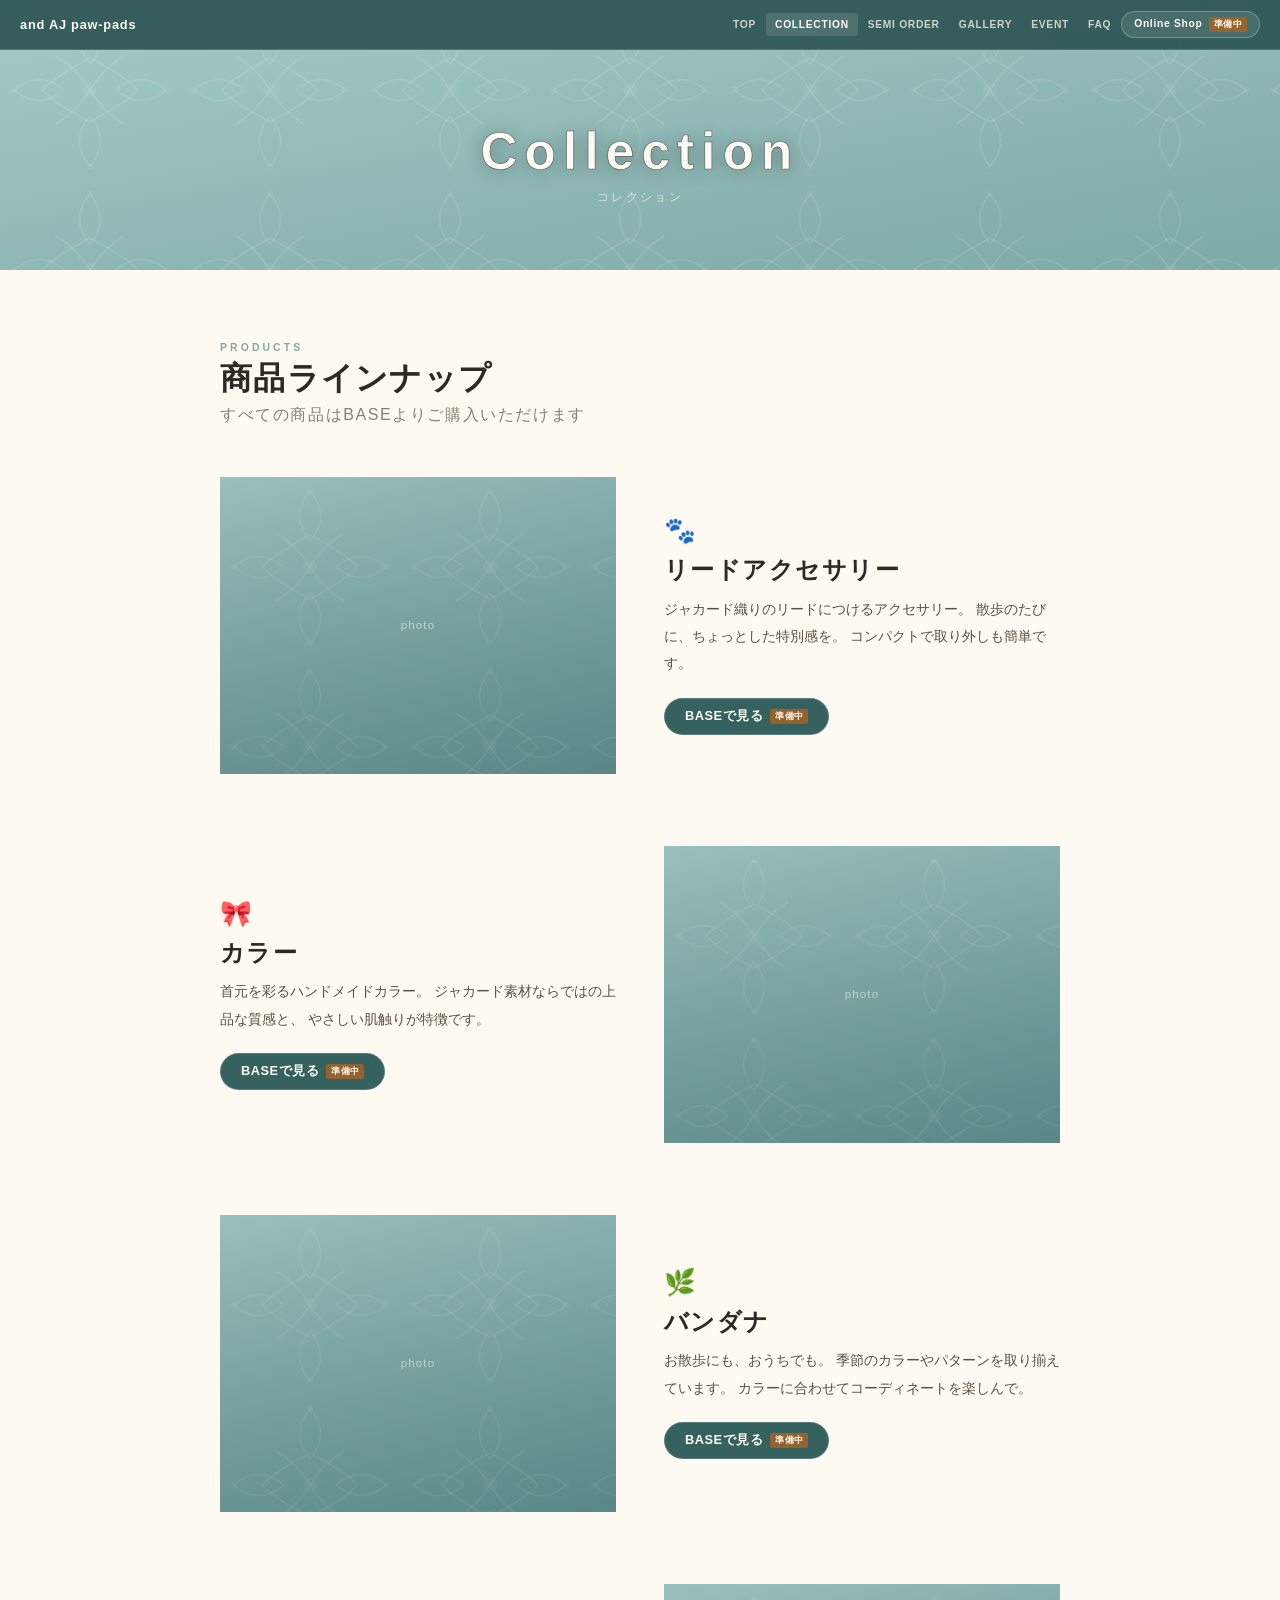
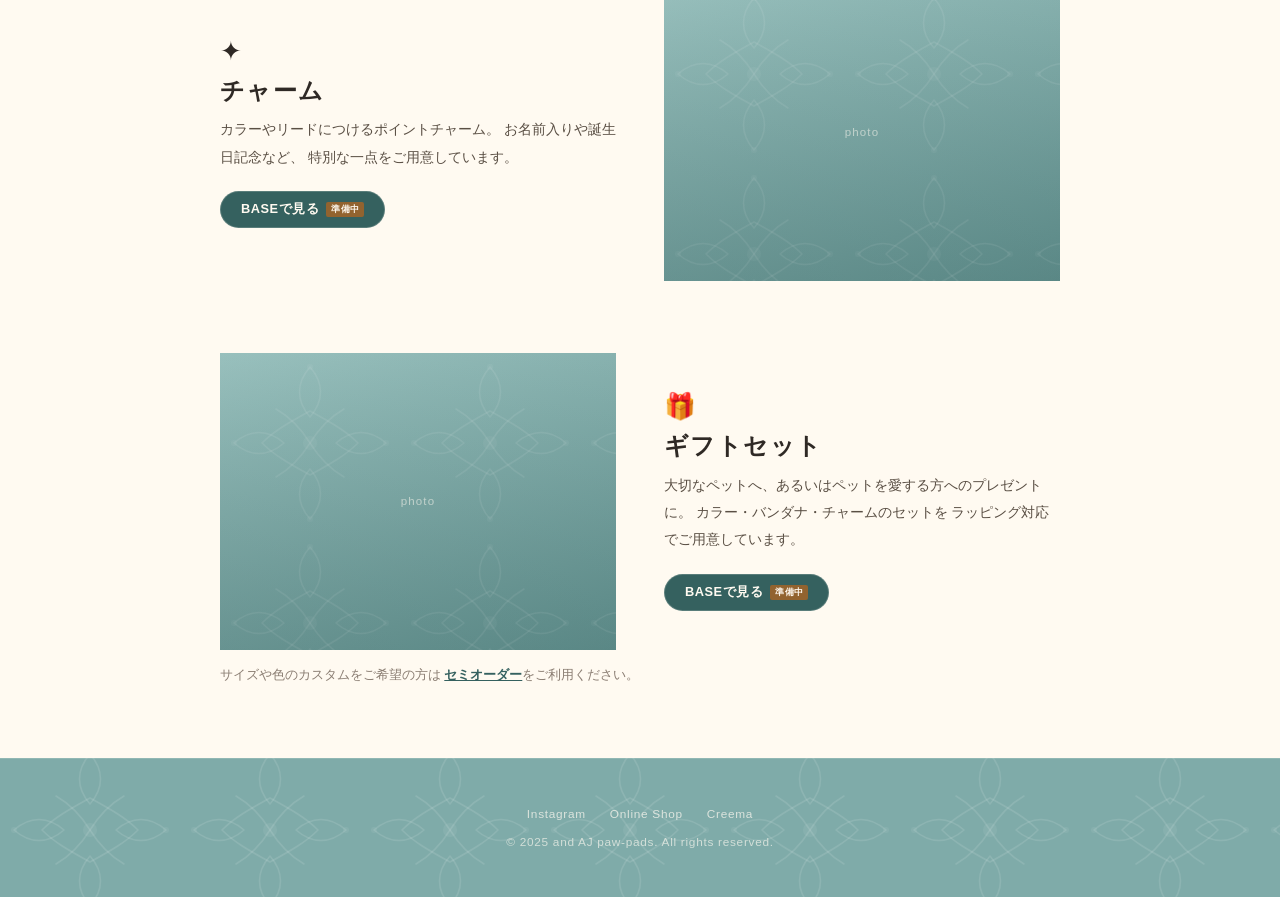
<file: collection.html>
<!DOCTYPE html>
<html lang="ja">
<head>
  <meta charset="UTF-8">
  <meta name="viewport" content="width=device-width, initial-scale=1">
  <meta name="description" content="and AJ paw-pads コレクション — リードアクセサリー、カラー、バンダナ、チャーム、ギフトセット。">
  <title>Collection | and AJ paw-pads</title>
  <link rel="stylesheet" href="assets/css/style.css">
</head>
<body>

<nav class="site-nav">
  <a class="nav-logo" href="index.html">and AJ paw-pads</a>
  <ul class="nav-links">
    <li><a href="index.html">TOP</a></li>
    <li><a href="collection.html" class="active">COLLECTION</a></li>
    <li><a href="semi-order.html">SEMI ORDER</a></li>
    <li><a href="gallery.html">GALLERY</a></li>
    <li><a href="event.html">EVENT</a></li>
    <li><a href="faq.html">FAQ</a></li>
    <li><a class="nav-shop" href="https://andajpawpads.base.shop/" target="_blank" rel="noopener">Online Shop <span class="badge-pending">準備中</span></a></li>
  </ul>
</nav>

<!-- Page Hero -->
<div class="page-hero">
  <div class="page-hero-inner">
    <h1 class="page-hero-title">Collection</h1>
    <p class="page-hero-sub">コレクション</p>
  </div>
</div>

<main>

  <!-- Products -->
  <section>
    <div class="section-inner">
      <span class="section-eyebrow">Products</span>
      <h2 class="section-title">商品ラインナップ<span class="sub">すべての商品はBASEよりご購入いただけます</span></h2>

      <div class="collection-list">

        <div class="collection-item">
          <div class="collection-photo">photo</div>
          <div class="collection-text">
            <span class="collection-icon">🐾</span>
            <h3 class="collection-name">リードアクセサリー</h3>
            <p class="collection-desc">
              ジャカード織りのリードにつけるアクセサリー。
              散歩のたびに、ちょっとした特別感を。
              コンパクトで取り外しも簡単です。
            </p>
            <a class="btn btn-shop btn-sm" href="https://andajpawpads.base.shop/" target="_blank" rel="noopener">BASEで見る <span class="badge-pending">準備中</span></a>
          </div>
        </div>

        <div class="collection-item">
          <div class="collection-photo">photo</div>
          <div class="collection-text">
            <span class="collection-icon">🎀</span>
            <h3 class="collection-name">カラー</h3>
            <p class="collection-desc">
              首元を彩るハンドメイドカラー。
              ジャカード素材ならではの上品な質感と、
              やさしい肌触りが特徴です。
            </p>
            <a class="btn btn-shop btn-sm" href="https://andajpawpads.base.shop/" target="_blank" rel="noopener">BASEで見る <span class="badge-pending">準備中</span></a>
          </div>
        </div>

        <div class="collection-item">
          <div class="collection-photo">photo</div>
          <div class="collection-text">
            <span class="collection-icon">🌿</span>
            <h3 class="collection-name">バンダナ</h3>
            <p class="collection-desc">
              お散歩にも、おうちでも。
              季節のカラーやパターンを取り揃えています。
              カラーに合わせてコーディネートを楽しんで。
            </p>
            <a class="btn btn-shop btn-sm" href="https://andajpawpads.base.shop/" target="_blank" rel="noopener">BASEで見る <span class="badge-pending">準備中</span></a>
          </div>
        </div>

        <div class="collection-item">
          <div class="collection-photo">photo</div>
          <div class="collection-text">
            <span class="collection-icon">✦</span>
            <h3 class="collection-name">チャーム</h3>
            <p class="collection-desc">
              カラーやリードにつけるポイントチャーム。
              お名前入りや誕生日記念など、
              特別な一点をご用意しています。
            </p>
            <a class="btn btn-shop btn-sm" href="https://andajpawpads.base.shop/" target="_blank" rel="noopener">BASEで見る <span class="badge-pending">準備中</span></a>
          </div>
        </div>

        <div class="collection-item">
          <div class="collection-photo">photo</div>
          <div class="collection-text">
            <span class="collection-icon">🎁</span>
            <h3 class="collection-name">ギフトセット</h3>
            <p class="collection-desc">
              大切なペットへ、あるいはペットを愛する方へのプレゼントに。
              カラー・バンダナ・チャームのセットを
              ラッピング対応でご用意しています。
            </p>
            <a class="btn btn-shop btn-sm" href="https://andajpawpads.base.shop/" target="_blank" rel="noopener">BASEで見る <span class="badge-pending">準備中</span></a>
          </div>
        </div>

      </div>

      <p class="section-note">
        サイズや色のカスタムをご希望の方は
        <a href="semi-order.html">セミオーダー</a>をご利用ください。
      </p>
    </div>
  </section>

</main>

<footer>
  <div class="footer-links">
    <a href="https://www.instagram.com/and.aj.pawpads" target="_blank" rel="noopener">Instagram</a>
    <a href="https://andajpawpads.base.shop/" target="_blank" rel="noopener">Online Shop</a>
    <a href="https://www.creema.jp/c/and_aj_pawpads" target="_blank" rel="noopener">Creema</a>
  </div>
  <p>&copy; 2025 and AJ paw-pads. All rights reserved.</p>
</footer>

</body>
</html>
</file>
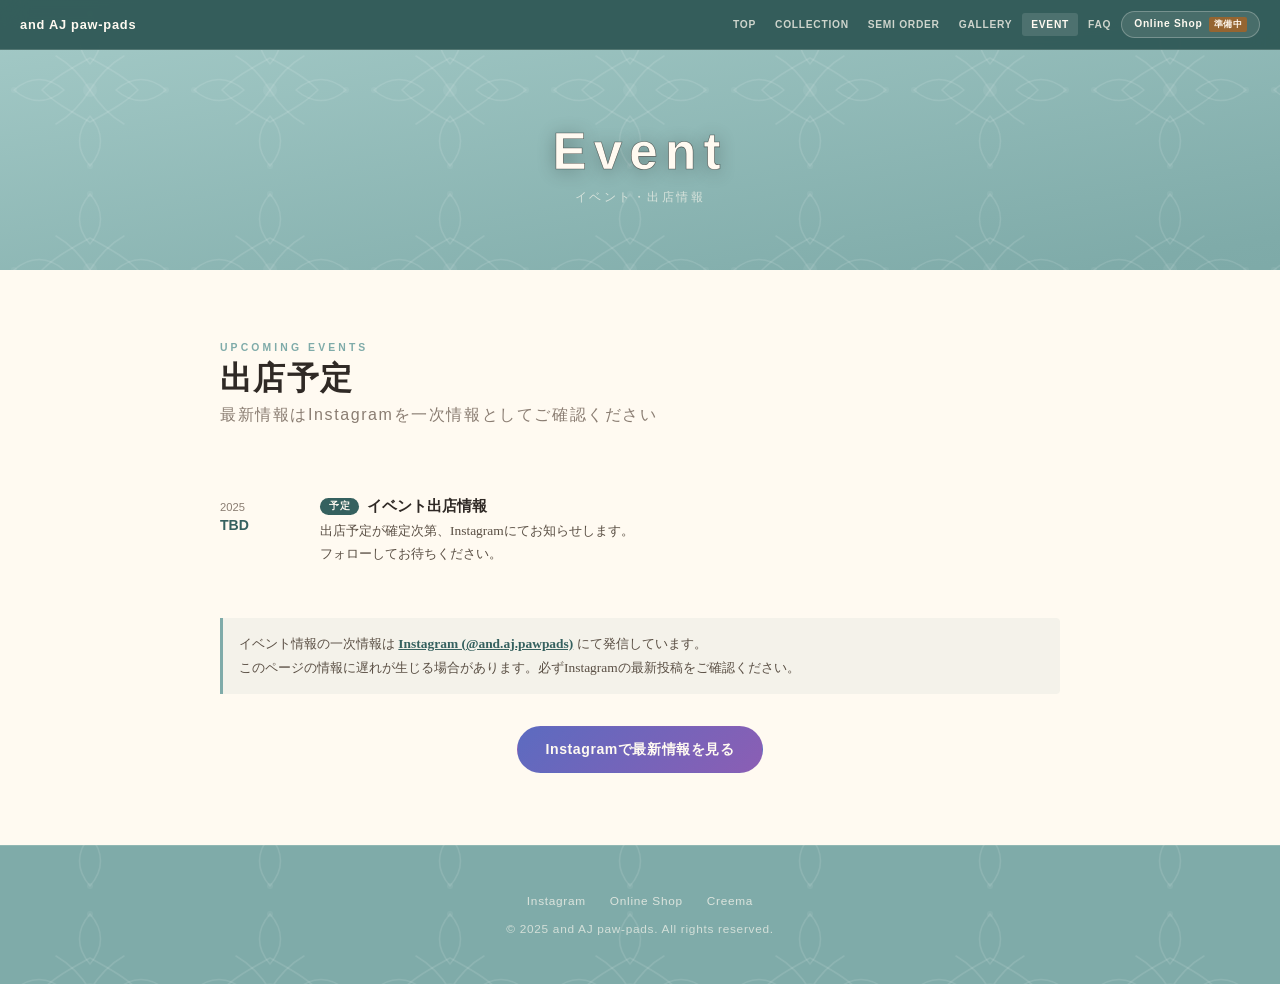
<file: event.html>
<!DOCTYPE html>
<html lang="ja">
<head>
  <meta charset="UTF-8">
  <meta name="viewport" content="width=device-width, initial-scale=1">
  <meta name="description" content="and AJ paw-pads イベント情報 — 出店予定のイベント・マルシェ。最新情報はInstagramで。">
  <title>Event | and AJ paw-pads</title>
  <link rel="stylesheet" href="assets/css/style.css">
</head>
<body>

<nav class="site-nav">
  <a class="nav-logo" href="index.html">and AJ paw-pads</a>
  <ul class="nav-links">
    <li><a href="index.html">TOP</a></li>
    <li><a href="collection.html">COLLECTION</a></li>
    <li><a href="semi-order.html">SEMI ORDER</a></li>
    <li><a href="gallery.html">GALLERY</a></li>
    <li><a href="event.html" class="active">EVENT</a></li>
    <li><a href="faq.html">FAQ</a></li>
    <li><a class="nav-shop" href="https://andajpawpads.base.shop/" target="_blank" rel="noopener">Online Shop <span class="badge-pending">準備中</span></a></li>
  </ul>
</nav>

<!-- Page Hero -->
<div class="page-hero">
  <div class="page-hero-inner">
    <h1 class="page-hero-title">Event</h1>
    <p class="page-hero-sub">イベント・出店情報</p>
  </div>
</div>

<main>

  <section>
    <div class="section-inner">
      <span class="section-eyebrow">Upcoming Events</span>
      <h2 class="section-title">出店予定<span class="sub">最新情報はInstagramを一次情報としてご確認ください</span></h2>

      <div class="event-list">
        <div class="event-item">
          <div class="event-date-col">
            <span class="event-year">2025</span>
            TBD
          </div>
          <div class="event-body">
            <p class="event-name">
              <span class="event-badge">予定</span>
              イベント出店情報
            </p>
            <p class="event-detail">
              出店予定が確定次第、Instagramにてお知らせします。<br>
              フォローしてお待ちください。
            </p>
          </div>
        </div>
      </div>

      <div class="event-instagram-note">
        イベント情報の一次情報は
        <a href="https://www.instagram.com/and.aj.pawpads" target="_blank" rel="noopener">Instagram (@and.aj.pawpads)</a>
        にて発信しています。<br>
        このページの情報に遅れが生じる場合があります。必ずInstagramの最新投稿をご確認ください。
      </div>

      <div class="cta" style="margin-top:2em">
        <a class="btn btn-instagram" href="https://www.instagram.com/and.aj.pawpads" target="_blank" rel="noopener">Instagramで最新情報を見る</a>
      </div>
    </div>
  </section>

</main>

<footer>
  <div class="footer-links">
    <a href="https://www.instagram.com/and.aj.pawpads" target="_blank" rel="noopener">Instagram</a>
    <a href="https://andajpawpads.base.shop/" target="_blank" rel="noopener">Online Shop</a>
    <a href="https://www.creema.jp/c/and_aj_pawpads" target="_blank" rel="noopener">Creema</a>
  </div>
  <p>&copy; 2025 and AJ paw-pads. All rights reserved.</p>
</footer>

</body>
</html>
</file>
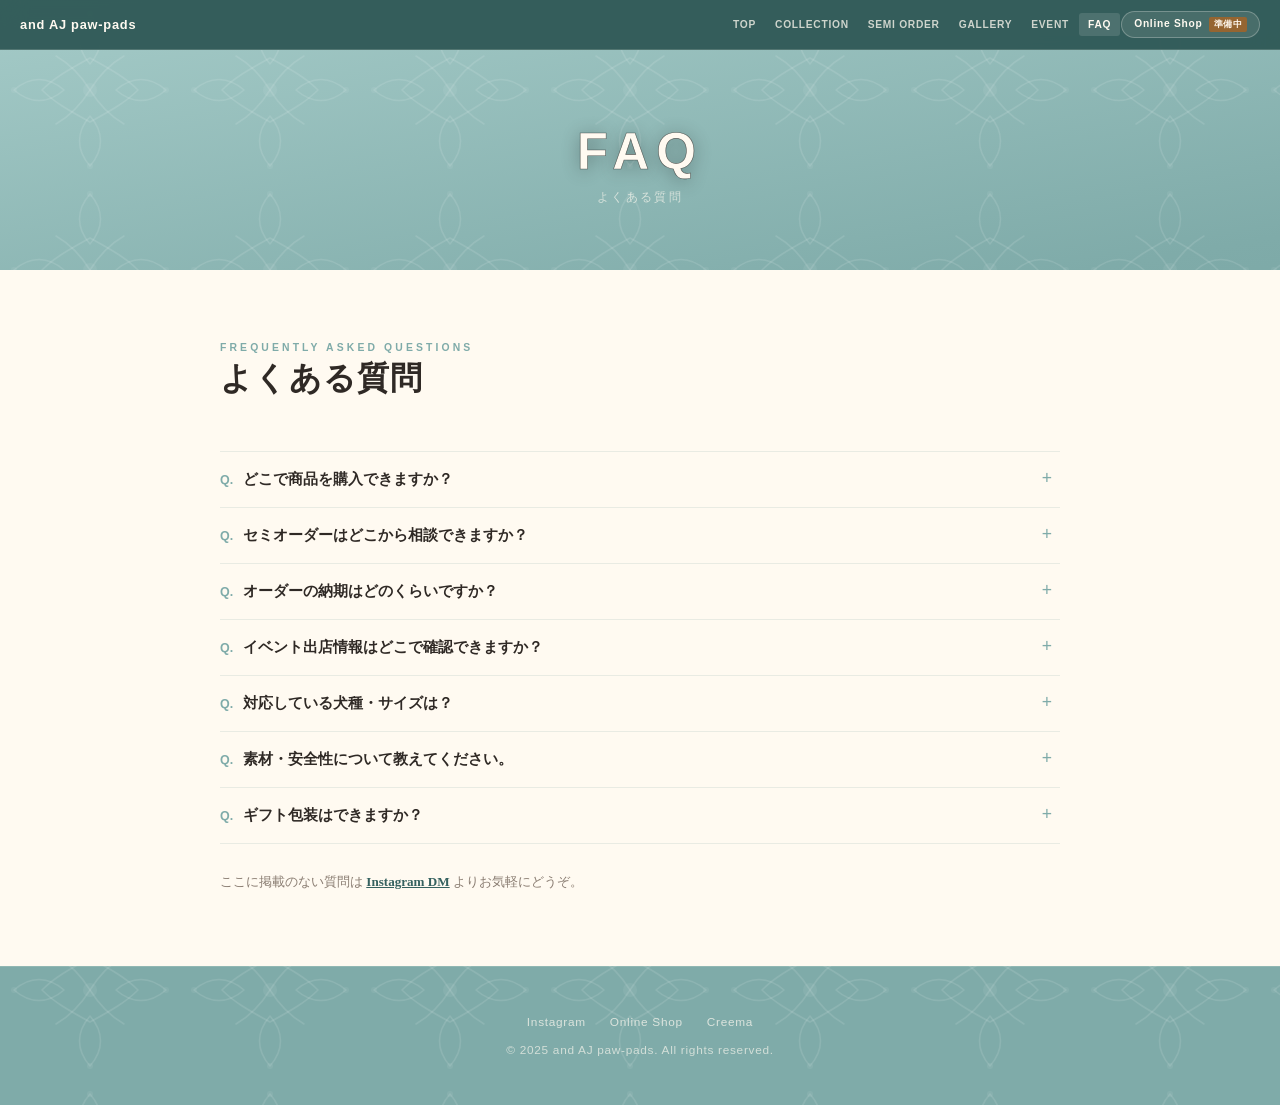
<file: faq.html>
<!DOCTYPE html>
<html lang="ja">
<head>
  <meta charset="UTF-8">
  <meta name="viewport" content="width=device-width, initial-scale=1">
  <meta name="description" content="and AJ paw-pads よくある質問 — 購入・オーダー・イベントについてのFAQ。">
  <title>FAQ | and AJ paw-pads</title>
  <link rel="stylesheet" href="assets/css/style.css">
</head>
<body>

<nav class="site-nav">
  <a class="nav-logo" href="index.html">and AJ paw-pads</a>
  <ul class="nav-links">
    <li><a href="index.html">TOP</a></li>
    <li><a href="collection.html">COLLECTION</a></li>
    <li><a href="semi-order.html">SEMI ORDER</a></li>
    <li><a href="gallery.html">GALLERY</a></li>
    <li><a href="event.html">EVENT</a></li>
    <li><a href="faq.html" class="active">FAQ</a></li>
    <li><a class="nav-shop" href="https://andajpawpads.base.shop/" target="_blank" rel="noopener">Online Shop <span class="badge-pending">準備中</span></a></li>
  </ul>
</nav>

<!-- Page Hero -->
<div class="page-hero">
  <div class="page-hero-inner">
    <h1 class="page-hero-title">FAQ</h1>
    <p class="page-hero-sub">よくある質問</p>
  </div>
</div>

<main>

  <section>
    <div class="section-inner">
      <span class="section-eyebrow">Frequently Asked Questions</span>
      <h2 class="section-title">よくある質問</h2>

      <div class="faq-list">

        <details class="faq-item">
          <summary>どこで商品を購入できますか？</summary>
          <div class="faq-answer">
            <a href="https://andajpawpads.base.shop/" target="_blank" rel="noopener">BASE（オンラインショップ）</a>と
            <a href="https://www.creema.jp/c/and_aj_pawpads" target="_blank" rel="noopener">Creema</a>にてご購入いただけます。
            また、イベント出店時は会場でも販売しています。
            BASEは現在準備中です。
          </div>
        </details>

        <details class="faq-item">
          <summary>セミオーダーはどこから相談できますか？</summary>
          <div class="faq-answer">
            <a href="https://www.instagram.com/and.aj.pawpads" target="_blank" rel="noopener">Instagram</a>
            のDMよりお気軽にご相談ください。
            サイズ・カラー・素材のご希望をお知らせいただければ、対応可能かどうかご案内します。
            詳しくは<a href="semi-order.html">セミオーダーページ</a>をご覧ください。
          </div>
        </details>

        <details class="faq-item">
          <summary>オーダーの納期はどのくらいですか？</summary>
          <div class="faq-answer">
            内容・時期によって異なります。ご相談の際に個別にご案内しますので、
            まずは<a href="https://www.instagram.com/and.aj.pawpads" target="_blank" rel="noopener">Instagram DM</a>
            にてお問い合わせください。
          </div>
        </details>

        <details class="faq-item">
          <summary>イベント出店情報はどこで確認できますか？</summary>
          <div class="faq-answer">
            <a href="https://www.instagram.com/and.aj.pawpads" target="_blank" rel="noopener">Instagram (@and.aj.pawpads)</a>
            が一次情報です。このサイトの<a href="event.html">イベントページ</a>も随時更新しますが、
            最新情報はInstagramをご確認ください。
          </div>
        </details>

        <details class="faq-item">
          <summary>対応している犬種・サイズは？</summary>
          <div class="faq-answer">
            超小型犬から大型犬まで、ほとんどの犬種に対応しています。
            猫ちゃん向けのサイズも承れる場合があります。
            セミオーダーでサイズをご指定いただくことも可能ですので、
            まずはご相談ください。
          </div>
        </details>

        <details class="faq-item">
          <summary>素材・安全性について教えてください。</summary>
          <div class="faq-answer">
            ペットが身につけることを考慮し、やさしい素材を選んで製作しています。
            素材の詳細は商品ページや、InstagramのDMにてお問い合わせください。
            アレルギーや皮膚が弱い子のいるご家庭は事前にご相談いただくことをおすすめします。
          </div>
        </details>

        <details class="faq-item">
          <summary>ギフト包装はできますか？</summary>
          <div class="faq-answer">
            ギフトセット商品は包装対応しています。
            その他商品のギフト対応については
            <a href="https://www.instagram.com/and.aj.pawpads" target="_blank" rel="noopener">Instagram DM</a>
            にてご相談ください。
          </div>
        </details>

      </div>

      <p class="section-note" style="margin-top:2em">
        ここに掲載のない質問は
        <a href="https://www.instagram.com/and.aj.pawpads" target="_blank" rel="noopener">Instagram DM</a>
        よりお気軽にどうぞ。
      </p>
    </div>
  </section>

</main>

<footer>
  <div class="footer-links">
    <a href="https://www.instagram.com/and.aj.pawpads" target="_blank" rel="noopener">Instagram</a>
    <a href="https://andajpawpads.base.shop/" target="_blank" rel="noopener">Online Shop</a>
    <a href="https://www.creema.jp/c/and_aj_pawpads" target="_blank" rel="noopener">Creema</a>
  </div>
  <p>&copy; 2025 and AJ paw-pads. All rights reserved.</p>
</footer>

</body>
</html>
</file>
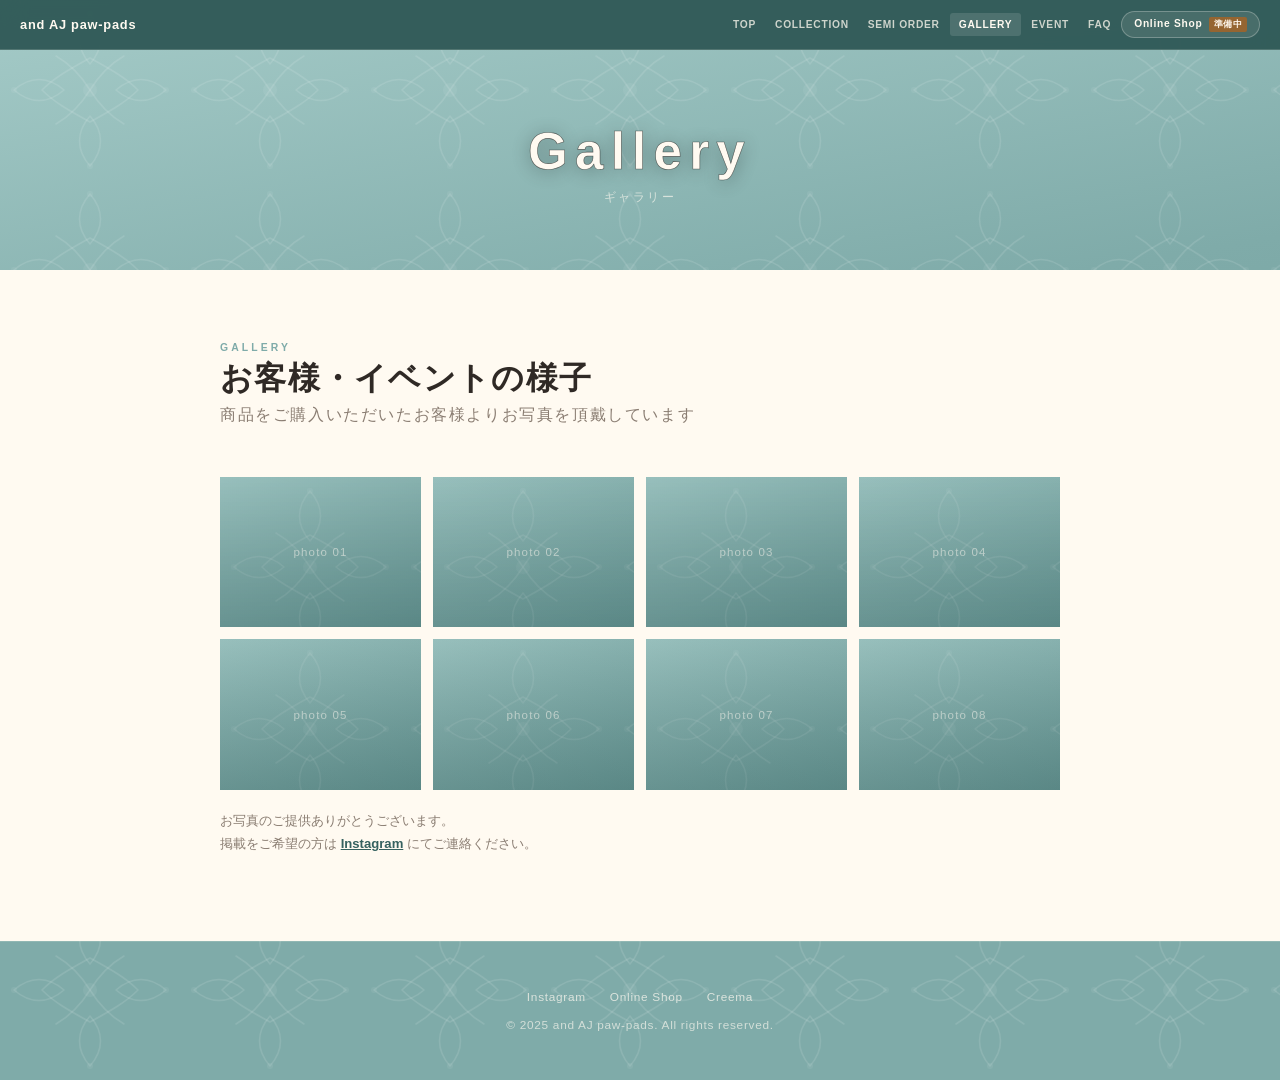
<file: gallery.html>
<!DOCTYPE html>
<html lang="ja">
<head>
  <meta charset="UTF-8">
  <meta name="viewport" content="width=device-width, initial-scale=1">
  <meta name="description" content="and AJ paw-pads ギャラリー — お客様写真・イベントの様子。">
  <title>Gallery | and AJ paw-pads</title>
  <link rel="stylesheet" href="assets/css/style.css">
</head>
<body>

<nav class="site-nav">
  <a class="nav-logo" href="index.html">and AJ paw-pads</a>
  <ul class="nav-links">
    <li><a href="index.html">TOP</a></li>
    <li><a href="collection.html">COLLECTION</a></li>
    <li><a href="semi-order.html">SEMI ORDER</a></li>
    <li><a href="gallery.html" class="active">GALLERY</a></li>
    <li><a href="event.html">EVENT</a></li>
    <li><a href="faq.html">FAQ</a></li>
    <li><a class="nav-shop" href="https://andajpawpads.base.shop/" target="_blank" rel="noopener">Online Shop <span class="badge-pending">準備中</span></a></li>
  </ul>
</nav>

<!-- Page Hero -->
<div class="page-hero">
  <div class="page-hero-inner">
    <h1 class="page-hero-title">Gallery</h1>
    <p class="page-hero-sub">ギャラリー</p>
  </div>
</div>

<main>

  <section>
    <div class="section-inner">
      <span class="section-eyebrow">Gallery</span>
      <h2 class="section-title">お客様・イベントの様子<span class="sub">商品をご購入いただいたお客様よりお写真を頂戴しています</span></h2>

      <div class="gallery-grid">
        <!-- 画像は assets/images/ に追加後、下記のように img タグを記載してください -->
        <!-- <img src="assets/images/gallery-01.jpg" alt="お客様写真"> -->
        <div class="gallery-item">photo 01</div>
        <div class="gallery-item">photo 02</div>
        <div class="gallery-item">photo 03</div>
        <div class="gallery-item">photo 04</div>
        <div class="gallery-item">photo 05</div>
        <div class="gallery-item">photo 06</div>
        <div class="gallery-item">photo 07</div>
        <div class="gallery-item">photo 08</div>
      </div>

      <p class="gallery-note">
        お写真のご提供ありがとうございます。<br>
        掲載をご希望の方は
        <a href="https://www.instagram.com/and.aj.pawpads" target="_blank" rel="noopener" style="color:var(--teal-dark);font-weight:700">Instagram</a>
        にてご連絡ください。
      </p>
    </div>
  </section>

</main>

<footer>
  <div class="footer-links">
    <a href="https://www.instagram.com/and.aj.pawpads" target="_blank" rel="noopener">Instagram</a>
    <a href="https://andajpawpads.base.shop/" target="_blank" rel="noopener">Online Shop</a>
    <a href="https://www.creema.jp/c/and_aj_pawpads" target="_blank" rel="noopener">Creema</a>
  </div>
  <p>&copy; 2025 and AJ paw-pads. All rights reserved.</p>
</footer>

</body>
</html>
</file>
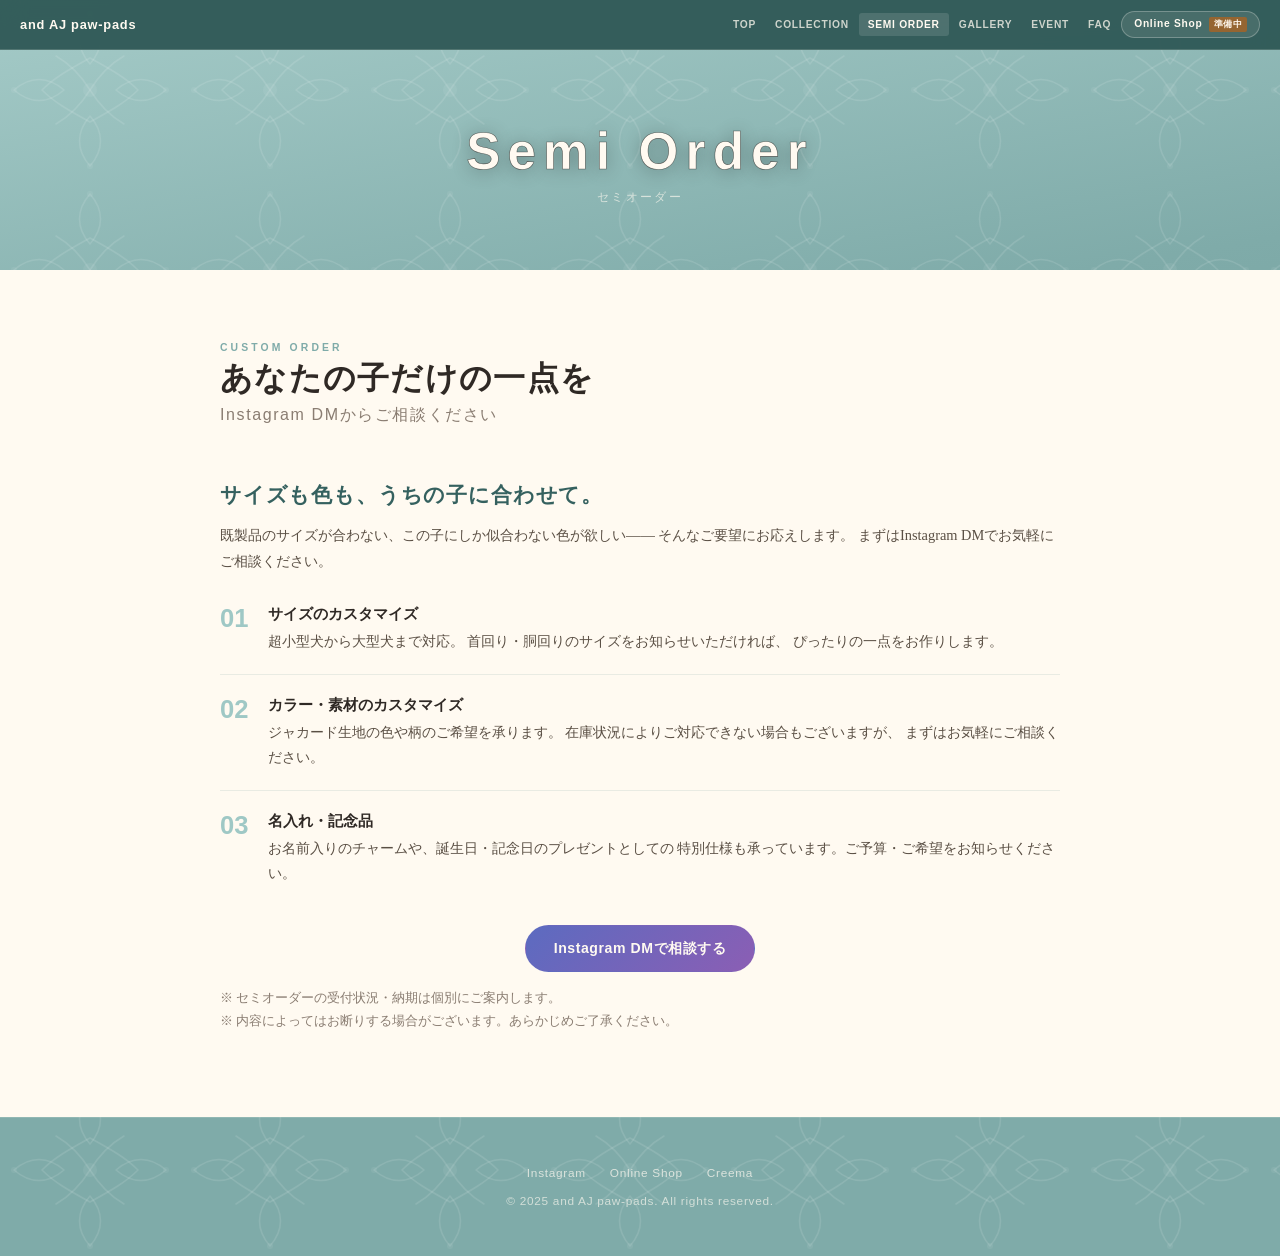
<file: semi-order.html>
<!DOCTYPE html>
<html lang="ja">
<head>
  <meta charset="UTF-8">
  <meta name="viewport" content="width=device-width, initial-scale=1">
  <meta name="description" content="and AJ paw-pads セミオーダー — 色・サイズのカスタムはInstagram DMへ。">
  <title>Semi Order | and AJ paw-pads</title>
  <link rel="stylesheet" href="assets/css/style.css">
</head>
<body>

<nav class="site-nav">
  <a class="nav-logo" href="index.html">and AJ paw-pads</a>
  <ul class="nav-links">
    <li><a href="index.html">TOP</a></li>
    <li><a href="collection.html">COLLECTION</a></li>
    <li><a href="semi-order.html" class="active">SEMI ORDER</a></li>
    <li><a href="gallery.html">GALLERY</a></li>
    <li><a href="event.html">EVENT</a></li>
    <li><a href="faq.html">FAQ</a></li>
    <li><a class="nav-shop" href="https://andajpawpads.base.shop/" target="_blank" rel="noopener">Online Shop <span class="badge-pending">準備中</span></a></li>
  </ul>
</nav>

<!-- Page Hero -->
<div class="page-hero">
  <div class="page-hero-inner">
    <h1 class="page-hero-title">Semi Order</h1>
    <p class="page-hero-sub">セミオーダー</p>
  </div>
</div>

<main>

  <section>
    <div class="section-inner">
      <span class="section-eyebrow">Custom Order</span>
      <h2 class="section-title">あなたの子だけの一点を<span class="sub">Instagram DMからご相談ください</span></h2>

      <p class="semi-order-tagline">サイズも色も、うちの子に合わせて。</p>
      <p class="semi-order-sub">
        既製品のサイズが合わない、この子にしか似合わない色が欲しい——
        そんなご要望にお応えします。
        まずはInstagram DMでお気軽にご相談ください。
      </p>

      <div class="semi-order-items">
        <div class="semi-order-item">
          <div class="semi-order-num">01</div>
          <div>
            <p class="semi-order-item-title">サイズのカスタマイズ</p>
            <p class="semi-order-item-desc">
              超小型犬から大型犬まで対応。
              首回り・胴回りのサイズをお知らせいただければ、
              ぴったりの一点をお作りします。
            </p>
          </div>
        </div>
        <div class="semi-order-item">
          <div class="semi-order-num">02</div>
          <div>
            <p class="semi-order-item-title">カラー・素材のカスタマイズ</p>
            <p class="semi-order-item-desc">
              ジャカード生地の色や柄のご希望を承ります。
              在庫状況によりご対応できない場合もございますが、
              まずはお気軽にご相談ください。
            </p>
          </div>
        </div>
        <div class="semi-order-item">
          <div class="semi-order-num">03</div>
          <div>
            <p class="semi-order-item-title">名入れ・記念品</p>
            <p class="semi-order-item-desc">
              お名前入りのチャームや、誕生日・記念日のプレゼントとしての
              特別仕様も承っています。ご予算・ご希望をお知らせください。
            </p>
          </div>
        </div>
      </div>

      <div class="cta">
        <a class="btn btn-instagram" href="https://www.instagram.com/and.aj.pawpads" target="_blank" rel="noopener">Instagram DMで相談する</a>
      </div>

      <p class="semi-order-note">
        ※ セミオーダーの受付状況・納期は個別にご案内します。<br>
        ※ 内容によってはお断りする場合がございます。あらかじめご了承ください。
      </p>
    </div>
  </section>

</main>

<footer>
  <div class="footer-links">
    <a href="https://www.instagram.com/and.aj.pawpads" target="_blank" rel="noopener">Instagram</a>
    <a href="https://andajpawpads.base.shop/" target="_blank" rel="noopener">Online Shop</a>
    <a href="https://www.creema.jp/c/and_aj_pawpads" target="_blank" rel="noopener">Creema</a>
  </div>
  <p>&copy; 2025 and AJ paw-pads. All rights reserved.</p>
</footer>

</body>
</html>
</file>
<file: assets/css/style.css>
/* ============================================================
   and AJ paw-pads — Official Site CSS
   Color: jacquard-teal (#7faba9 family)
   ============================================================ */

*, *::before, *::after { box-sizing: border-box; }

:root {
  --teal-dark:    #35615f;
  --teal-mid:     #7faba9;
  --teal-light:   #9fc8c5;
  --teal-pale:    #a7cbc8;
  --cream:        #fffaf1;
  --ink:          #2f2925;
  --ink-light:    #5a4f44;
  --ink-muted:    #8a7d72;
  --section-max:  840px;

  /* Jacquard pattern — lighter opacity for body background texture */
  --jacquard: url("data:image/svg+xml,%3Csvg xmlns='http://www.w3.org/2000/svg' width='180' height='180' viewBox='0 0 180 180'%3E%3Crect width='180' height='180' fill='none'/%3E%3Cg fill='none' stroke='%23ffffff' stroke-opacity='.11' stroke-width='1.5' stroke-linecap='round' stroke-linejoin='round'%3E%3Cpath d='M90 14 C104 30 104 48 90 64 C76 48 76 30 90 14Z'/%3E%3Cpath d='M90 166 C104 150 104 132 90 116 C76 132 76 150 90 166Z'/%3E%3Cpath d='M14 90 C30 76 48 76 64 90 C48 104 30 104 14 90Z'/%3E%3Cpath d='M166 90 C150 76 132 76 116 90 C132 104 150 104 166 90Z'/%3E%3Cpath d='M90 58 C112 70 126 78 138 90 C126 102 112 110 90 122 C68 110 54 102 42 90 C54 78 68 70 90 58Z'/%3E%3Cpath d='M56 56 C70 64 80 74 90 90 C100 74 110 64 124 56'/%3E%3Cpath d='M56 124 C70 116 80 106 90 90 C100 106 110 116 124 124'/%3E%3C/g%3E%3Cg fill='%23ffffff' fill-opacity='.06'%3E%3Ccircle cx='90' cy='90' r='7'/%3E%3Ccircle cx='90' cy='14' r='3'/%3E%3Ccircle cx='90' cy='166' r='3'/%3E%3Ccircle cx='14' cy='90' r='3'/%3E%3Ccircle cx='166' cy='90' r='3'/%3E%3C/g%3E%3C/svg%3E");
}

/* ── Base ── */
html { scroll-behavior: smooth; }

body {
  margin: 0;
  font-family: "Hiragino Mincho ProN", "Yu Mincho", Georgia, serif;
  background-color: #7faba9;
  background-image: var(--jacquard), linear-gradient(170deg, #a5cbc8 0%, #7faba9 45%, #6a9896 100%);
  background-size: 180px 180px, 100% 800px;
  background-repeat: repeat, no-repeat;
  color: var(--ink);
  min-height: 100vh;
  -webkit-font-smoothing: antialiased;
  text-rendering: optimizeLegibility;
}

/* ── Nav ── */
.site-nav {
  position: sticky;
  top: 0;
  z-index: 100;
  display: flex;
  align-items: center;
  justify-content: space-between;
  padding: 0 20px;
  height: 50px;
  background: rgba(47,88,86,.95);
  backdrop-filter: blur(12px);
  -webkit-backdrop-filter: blur(12px);
  border-bottom: 1px solid rgba(255,250,241,.15);
}

.nav-logo {
  font-family: "Hiragino Maru Gothic ProN", "Yu Gothic", "Meiryo", sans-serif;
  font-weight: 900;
  font-size: .8rem;
  color: var(--cream);
  text-decoration: none;
  letter-spacing: .06em;
  white-space: nowrap;
  flex-shrink: 0;
  margin-right: 12px;
}

.nav-links {
  display: flex;
  align-items: center;
  gap: 1px;
  list-style: none;
  margin: 0;
  padding: 0;
}

.nav-links a {
  display: block;
  padding: 6px 9px;
  font-family: "Hiragino Maru Gothic ProN", "Yu Gothic", "Meiryo", sans-serif;
  font-size: .64rem;
  font-weight: 700;
  color: rgba(255,250,241,.76);
  text-decoration: none;
  border-radius: 3px;
  letter-spacing: .07em;
  transition: background .15s, color .15s;
  white-space: nowrap;
}

.nav-links a:hover,
.nav-links a.active {
  background: rgba(255,250,241,.13);
  color: var(--cream);
}

.nav-shop {
  background: rgba(255,250,241,.1) !important;
  border: 1px solid rgba(255,250,241,.26) !important;
  color: var(--cream) !important;
  font-weight: 900 !important;
  border-radius: 999px !important;
  padding: 5px 12px !important;
}

.nav-shop:hover {
  background: rgba(255,250,241,.18) !important;
  color: var(--cream) !important;
}

.badge-pending {
  display: inline-block;
  background: rgba(160,100,40,.88);
  color: var(--cream);
  font-size: .56rem;
  padding: 1px 5px;
  border-radius: 2px;
  vertical-align: middle;
  margin-left: 3px;
  letter-spacing: .04em;
}

/* ── Hero (index.html) ── */
.hero {
  min-height: 580px;
  padding: 96px 24px 80px;
  text-align: center;
  display: grid;
  place-items: center;
}

.hero-inner {
  display: grid;
  gap: 20px;
  max-width: 560px;
  width: 100%;
}

.eyebrow {
  display: inline-block;
  font-family: "Hiragino Maru Gothic ProN", "Yu Gothic", "Meiryo", sans-serif;
  font-size: .67rem;
  font-weight: 700;
  letter-spacing: .26em;
  text-transform: uppercase;
  color: rgba(255,250,241,.88);
  background: rgba(255,250,241,.1);
  border: 1px solid rgba(255,250,241,.28);
  border-radius: 999px;
  padding: 5px 18px;
}

h1 {
  font-family: "Hiragino Maru Gothic ProN", "Yu Gothic", "Meiryo", sans-serif;
  font-size: clamp(2.2rem, 12vw, 4.6rem);
  font-weight: 900;
  color: var(--cream);
  margin: 0;
  letter-spacing: .04em;
  text-shadow:
    0 1px 0 rgba(18,15,13,.9),
    0 4px 20px rgba(0,0,0,.38);
  -webkit-text-stroke: .8px rgba(18,15,13,.7);
}

.catch {
  font-family: "Hiragino Maru Gothic ProN", "Yu Gothic", "Meiryo", sans-serif;
  font-size: clamp(.88rem, 2.4vw, 1.05rem);
  font-weight: 500;
  color: rgba(255,250,241,.84);
  line-height: 2;
  letter-spacing: .07em;
  margin: 0;
}

/* ── Page Hero (sub-pages) ── */
.page-hero {
  min-height: 220px;
  padding: 56px 24px 48px;
  text-align: center;
  display: grid;
  place-items: center;
}

.page-hero-inner { display: grid; gap: 8px; }

.page-hero-title {
  font-family: "Hiragino Maru Gothic ProN", "Yu Gothic", "Meiryo", sans-serif;
  font-size: clamp(1.7rem, 9vw, 3.2rem);
  font-weight: 900;
  color: var(--cream);
  margin: 0;
  letter-spacing: .14em;
  text-shadow: 0 2px 18px rgba(0,0,0,.3);
  -webkit-text-stroke: .6px rgba(18,15,13,.6);
}

.page-hero-sub {
  font-size: .76rem;
  color: rgba(255,250,241,.65);
  letter-spacing: .2em;
  font-family: "Hiragino Maru Gothic ProN", "Yu Gothic", "Meiryo", sans-serif;
  margin: 0;
}

/* ── Buttons ── */
.cta {
  display: flex;
  flex-wrap: wrap;
  gap: 10px;
  justify-content: center;
}

.btn {
  display: inline-block;
  padding: 13px 28px;
  font-family: "Hiragino Maru Gothic ProN", "Yu Gothic", "Meiryo", sans-serif;
  font-size: .88rem;
  font-weight: 800;
  text-decoration: none;
  border-radius: 999px;
  border: 1px solid transparent;
  transition: transform .15s, opacity .15s;
  cursor: pointer;
  letter-spacing: .04em;
  white-space: nowrap;
}

.btn:hover { transform: translateY(-2px); opacity: .88; }
.btn:active { transform: translateY(0); }

.btn-primary {
  color: var(--ink);
  background: var(--cream);
  border-color: rgba(76,125,122,.22);
}

.btn-shop {
  color: var(--cream);
  background: var(--teal-dark);
  border-color: rgba(255,250,241,.18);
}

.btn-instagram {
  color: var(--cream);
  background: linear-gradient(135deg, #5c6bc0, #8b5eb4);
}

.btn-creema {
  color: var(--cream);
  background: #d95c69;
}

.btn-outline {
  color: var(--cream);
  background: rgba(255,250,241,.1);
  border-color: rgba(255,250,241,.36);
}

.btn-sm {
  padding: 9px 20px;
  font-size: .8rem;
}

/* ── Main ── */
main { display: block; }

/* ── Section (cream panels) ── */
section {
  background: var(--cream);
  padding: 72px 24px;
}

section + section {
  border-top: 1px solid rgba(76,125,122,.1);
}

.section-inner {
  max-width: var(--section-max);
  margin: 0 auto;
}

/* Section heading — new clean style, no band */
.section-eyebrow {
  display: block;
  font-family: "Hiragino Maru Gothic ProN", "Yu Gothic", "Meiryo", sans-serif;
  font-size: .65rem;
  font-weight: 700;
  letter-spacing: .3em;
  text-transform: uppercase;
  color: var(--teal-mid);
  margin-bottom: .5em;
}

h2.section-title {
  font-family: "Hiragino Maru Gothic ProN", "Yu Gothic", "Meiryo", sans-serif;
  font-size: clamp(1.4rem, 5vw, 2rem);
  font-weight: 900;
  color: var(--ink);
  margin: 0 0 1.6em;
  letter-spacing: .04em;
  line-height: 1.3;
}

h2.section-title .sub {
  display: block;
  font-size: .5em;
  font-weight: 500;
  color: var(--ink-muted);
  letter-spacing: .1em;
  margin-top: .3em;
}

/* ── Page Card Grid (index top page links) ── */
.section-pagecards {
  background: rgba(53,97,95,.08);
  border-top: none;
}

.page-card-grid {
  display: grid;
  grid-template-columns: repeat(2, 1fr);
  gap: 14px;
}

.page-card {
  display: block;
  text-decoration: none;
  overflow: hidden;
  border-radius: 4px;
  background: var(--cream);
}

.page-card-image {
  aspect-ratio: 3 / 4;
  background:
    linear-gradient(rgba(76,125,122,.2), rgba(53,97,95,.44)),
    var(--jacquard),
    linear-gradient(160deg, #a5cbc8, #6a9896);
  background-size: auto, 180px 180px, auto;
  display: grid;
  place-items: center;
  color: rgba(255,250,241,.55);
  font-size: .7rem;
  font-family: "Hiragino Maru Gothic ProN", "Yu Gothic", sans-serif;
  letter-spacing: .12em;
  overflow: hidden;
  transition: transform .4s ease;
}

.page-card:hover .page-card-image {
  transform: scale(1.04);
}

.page-card-image img {
  width: 100%; height: 100%;
  object-fit: cover;
  display: block;
}

.page-card-label {
  padding: 12px 8px 8px;
  text-align: center;
}

.page-card-en {
  display: block;
  font-family: "Hiragino Maru Gothic ProN", "Yu Gothic", "Meiryo", sans-serif;
  font-size: .7rem;
  font-weight: 900;
  letter-spacing: .22em;
  color: var(--ink);
  text-transform: uppercase;
}

.page-card-ja {
  display: block;
  font-size: .74rem;
  color: var(--ink-muted);
  margin-top: 3px;
  font-family: "Hiragino Maru Gothic ProN", "Yu Gothic", "Meiryo", sans-serif;
}

/* ── Concept ── */
.concept-block {
  max-width: 600px;
}

.concept-lead {
  font-family: "Hiragino Maru Gothic ProN", "Yu Gothic", "Meiryo", sans-serif;
  font-size: clamp(1.05rem, 3.5vw, 1.3rem);
  font-weight: 800;
  color: var(--teal-dark);
  line-height: 1.85;
  margin: 0 0 1em;
  letter-spacing: .05em;
}

.concept-body {
  font-size: .92rem;
  line-height: 2;
  color: var(--ink-light);
  margin: 0;
}

/* ── Collection (sub-page alternating layout) ── */
.collection-list {
  display: grid;
  gap: 72px;
}

.collection-item {
  display: grid;
  grid-template-columns: 1fr 1fr;
  gap: 48px;
  align-items: center;
}

.collection-item:nth-child(even) {
  direction: rtl;
}

.collection-item:nth-child(even) > * {
  direction: ltr;
}

.collection-photo {
  aspect-ratio: 4 / 3;
  background:
    linear-gradient(rgba(76,125,122,.14), rgba(53,97,95,.3)),
    var(--jacquard),
    linear-gradient(160deg, #a5cbc8, #6a9896);
  background-size: auto, 180px 180px, auto;
  display: grid;
  place-items: center;
  color: rgba(255,250,241,.55);
  font-size: .72rem;
  font-family: "Hiragino Maru Gothic ProN", "Yu Gothic", sans-serif;
  letter-spacing: .1em;
  overflow: hidden;
}

.collection-photo img {
  width: 100%; height: 100%;
  object-fit: cover;
  display: block;
}

.collection-text { }

.collection-icon {
  font-size: 1.6rem;
  display: block;
  margin-bottom: 8px;
}

.collection-name {
  font-family: "Hiragino Maru Gothic ProN", "Yu Gothic", "Meiryo", sans-serif;
  font-size: clamp(1.1rem, 4vw, 1.5rem);
  font-weight: 900;
  color: var(--ink);
  margin: 0 0 .4em;
  letter-spacing: .06em;
}

.collection-desc {
  font-size: .9rem;
  color: var(--ink-light);
  line-height: 1.9;
  margin: 0 0 1.4em;
}

.collection-note {
  font-size: .8rem;
  color: var(--ink-muted);
  font-style: italic;
}

/* ── Gallery (sub-page large grid) ── */
.gallery-grid {
  display: grid;
  grid-template-columns: repeat(2, 1fr);
  gap: 12px;
}

.gallery-item {
  aspect-ratio: 4 / 3;
  display: grid;
  place-items: center;
  overflow: hidden;
  background:
    linear-gradient(rgba(76,125,122,.15), rgba(53,97,95,.3)),
    var(--jacquard),
    linear-gradient(160deg, #a5cbc8, #6a9896);
  background-size: auto, 180px 180px, auto;
  color: rgba(255,250,241,.5);
  font-size: .72rem;
  font-family: "Hiragino Maru Gothic ProN", "Yu Gothic", sans-serif;
  letter-spacing: .1em;
}

.gallery-item img {
  width: 100%; height: 100%;
  object-fit: cover;
  display: block;
}

.gallery-note {
  margin-top: 20px;
  font-size: .82rem;
  color: var(--ink-muted);
  font-family: "Hiragino Maru Gothic ProN", "Yu Gothic", "Meiryo", sans-serif;
  line-height: 1.75;
}

/* ── Semi-order ── */
.semi-order-tagline {
  font-family: "Hiragino Maru Gothic ProN", "Yu Gothic", "Meiryo", sans-serif;
  font-size: clamp(1.05rem, 3.5vw, 1.3rem);
  font-weight: 900;
  color: var(--teal-dark);
  line-height: 1.75;
  margin: 0 0 .5em;
  letter-spacing: .04em;
}

.semi-order-sub {
  font-size: .9rem;
  color: var(--ink-light);
  margin: 0 0 2em;
  line-height: 1.8;
}

.semi-order-items {
  display: grid;
  gap: 20px;
  margin-bottom: 2.4em;
}

.semi-order-item {
  display: grid;
  grid-template-columns: auto 1fr;
  gap: 16px;
  align-items: start;
  padding-bottom: 20px;
  border-bottom: 1px solid rgba(76,125,122,.12);
}

.semi-order-item:last-child { border-bottom: none; padding-bottom: 0; }

.semi-order-num {
  font-family: "Hiragino Maru Gothic ProN", "Yu Gothic", "Meiryo", sans-serif;
  font-size: 1.6rem;
  font-weight: 900;
  color: var(--teal-light);
  line-height: 1;
  padding-top: 2px;
  min-width: 2rem;
}

.semi-order-item-title {
  font-family: "Hiragino Maru Gothic ProN", "Yu Gothic", "Meiryo", sans-serif;
  font-weight: 700;
  font-size: .96rem;
  color: var(--ink);
  margin: 0 0 .3em;
}

.semi-order-item-desc {
  font-size: .86rem;
  color: var(--ink-light);
  line-height: 1.8;
  margin: 0;
}

.semi-order-note {
  font-size: .8rem;
  color: var(--ink-muted);
  line-height: 1.75;
  margin-top: 1.2em;
}

/* ── Events ── */
.event-list {
  display: grid;
  gap: 20px;
  margin-bottom: 2em;
}

.event-item {
  padding: 20px 0;
  border-bottom: 1px solid rgba(76,125,122,.12);
  display: grid;
  grid-template-columns: auto 1fr;
  gap: 20px;
  align-items: start;
}

.event-item:last-child { border-bottom: none; }

.event-date-col {
  min-width: 80px;
  font-family: "Hiragino Maru Gothic ProN", "Yu Gothic", "Meiryo", sans-serif;
  font-weight: 900;
  font-size: .88rem;
  color: var(--teal-dark);
  line-height: 1.5;
  padding-top: 2px;
}

.event-date-col .event-year {
  display: block;
  font-size: .7rem;
  font-weight: 500;
  color: var(--ink-muted);
}

.event-body {}

.event-name {
  font-family: "Hiragino Maru Gothic ProN", "Yu Gothic", "Meiryo", sans-serif;
  font-weight: 700;
  font-size: .94rem;
  color: var(--ink);
  margin: 0 0 .3em;
  display: flex;
  align-items: center;
  gap: 8px;
  flex-wrap: wrap;
}

.event-badge {
  display: inline-block;
  background: var(--teal-dark);
  color: var(--cream);
  font-size: .6rem;
  font-family: "Hiragino Maru Gothic ProN", "Yu Gothic", sans-serif;
  padding: 2px 9px;
  border-radius: 999px;
  letter-spacing: .06em;
  font-weight: 700;
}

.event-detail {
  font-size: .84rem;
  color: var(--ink-light);
  margin: 0;
  line-height: 1.7;
}

.event-instagram-note {
  background: rgba(76,125,122,.06);
  border-left: 3px solid var(--teal-mid);
  padding: 14px 16px;
  font-size: .84rem;
  color: var(--ink-light);
  line-height: 1.8;
  border-radius: 0 4px 4px 0;
  margin-top: 1.6em;
}

.event-instagram-note a { color: var(--teal-dark); font-weight: 700; }

/* ── FAQ ── */
.faq-list {
  display: grid;
  gap: 0;
}

details.faq-item {
  border-bottom: 1px solid rgba(76,125,122,.12);
}

details.faq-item:first-child { border-top: 1px solid rgba(76,125,122,.12); }

details.faq-item summary {
  list-style: none;
  display: flex;
  align-items: baseline;
  gap: 10px;
  padding: 18px 8px 18px 0;
  cursor: pointer;
  font-family: "Hiragino Maru Gothic ProN", "Yu Gothic", "Meiryo", sans-serif;
  font-weight: 700;
  font-size: .92rem;
  color: var(--ink);
  user-select: none;
  transition: color .15s;
}

details.faq-item summary::-webkit-details-marker { display: none; }

details.faq-item summary::before {
  content: "Q.";
  font-size: .78rem;
  font-weight: 900;
  color: var(--teal-mid);
  flex-shrink: 0;
}

details.faq-item summary::after {
  content: "+";
  font-size: 1.1rem;
  font-weight: 300;
  color: var(--teal-mid);
  margin-left: auto;
  flex-shrink: 0;
  transition: transform .2s;
  line-height: 1;
}

details.faq-item[open] summary { color: var(--teal-dark); }
details.faq-item[open] summary::after { transform: rotate(45deg); }

.faq-answer {
  padding: 0 8px 20px 28px;
  font-size: .88rem;
  color: var(--ink-light);
  line-height: 1.85;
}

.faq-answer a { color: var(--teal-dark); font-weight: 700; }

/* ── Contact / Shop CTA ── */
.shop-cta-section {
  background: rgba(53,97,95,.06);
}

.shop-cta-grid {
  display: grid;
  grid-template-columns: repeat(3, 1fr);
  gap: 16px;
  margin-top: 2em;
}

.shop-cta-item {
  text-align: center;
  padding: 28px 16px;
  background: rgba(255,250,241,.7);
  border-top: 2px solid var(--teal-light);
}

.shop-cta-label {
  display: block;
  font-family: "Hiragino Maru Gothic ProN", "Yu Gothic", "Meiryo", sans-serif;
  font-size: .68rem;
  font-weight: 700;
  letter-spacing: .18em;
  text-transform: uppercase;
  color: var(--teal-dark);
  margin-bottom: 8px;
}

.shop-cta-desc {
  font-size: .8rem;
  color: var(--ink-light);
  line-height: 1.65;
  margin: 0 0 16px;
}

.shop-cta-item .btn { width: 100%; text-align: center; }

/* ── Notice / Pending ── */
.notice-pending {
  display: block;
  font-size: .74rem;
  font-family: "Hiragino Maru Gothic ProN", "Yu Gothic", "Meiryo", sans-serif;
  color: var(--ink-muted);
  margin-top: 10px;
  letter-spacing: .03em;
}

p.section-note {
  font-size: .82rem;
  color: var(--ink-muted);
  line-height: 1.8;
  margin: 1em 0 0;
}

p.section-note a { color: var(--teal-dark); font-weight: 700; }

/* ── Footer ── */
footer {
  text-align: center;
  padding: 48px 24px 36px;
  font-family: "Hiragino Maru Gothic ProN", "Yu Gothic", "Meiryo", sans-serif;
  font-size: .74rem;
  color: rgba(255,250,241,.65);
  border-top: 1px solid rgba(255,250,241,.14);
  letter-spacing: .06em;
}

.footer-links {
  display: flex;
  justify-content: center;
  gap: 24px;
  margin-bottom: 14px;
  flex-wrap: wrap;
}

footer a { color: rgba(255,250,241,.72); text-decoration: none; }
footer a:hover { color: var(--cream); }

/* ── Responsive ── */
@media (min-width: 720px) {
  .page-card-grid { grid-template-columns: repeat(3, 1fr); }
  .gallery-grid { grid-template-columns: repeat(3, 1fr); }
}

@media (min-width: 900px) {
  .gallery-grid { grid-template-columns: repeat(4, 1fr); }
}

@media (max-width: 720px) {
  .collection-item { grid-template-columns: 1fr; gap: 20px; }
  .collection-item:nth-child(even) { direction: ltr; }
  .shop-cta-grid { grid-template-columns: 1fr; }
}

@media (max-width: 560px) {
  .hero { min-height: 500px; padding: 80px 20px 64px; }
  h1 { font-size: 2.2rem; }
  .cta { flex-direction: column; align-items: center; }
  .cta .btn { width: 100%; max-width: 280px; text-align: center; }
  section { padding: 56px 20px; }
  .site-nav { padding: 0 12px; }
  .nav-links li:not(:last-child) { display: none; }
  .page-hero { padding: 44px 20px 36px; min-height: 180px; }
}

@media (max-width: 400px) {
  .page-card-grid { grid-template-columns: 1fr 1fr; }
}
</file>
<file: assets/css/motion.css>
/* ============================================================
   and AJ paw-pads — 追加スタイル（商品グリッド・動きの演出）
   style.css の jacquard-teal テーマに重ねて読み込む
   ============================================================ */

/* ── スクロール進捗リボン ── */
.scroll-ribbon { position: fixed; inset: 0 0 auto 0; height: 4px; z-index: 200; pointer-events: none; }
.scroll-ribbon span {
  display: block; height: 100%; width: 100%;
  transform: scaleX(0); transform-origin: left;
  background: linear-gradient(90deg, #d9b979, #f3e2b8 40%, #c9a45c);
  box-shadow: 0 1px 6px rgba(120,90,30,.45);
}

.site-nav { transition: height .25s, box-shadow .25s; }
.site-nav.is-scrolled { height: 44px; box-shadow: 0 6px 22px rgba(40,70,68,.4); }

/* ── Hero 登場 ── */
@keyframes ribbon-drop { from { transform: translateY(-104%); } to { transform: none; } }
@keyframes rise-in { from { opacity: 0; transform: translateY(22px); } to { opacity: 1; transform: none; } }
@keyframes weave { to { background-position: 0 0, 190px 190px, 0 0, 0 0; } }

.hero { animation: weave 40s linear infinite; }
.hero::before { animation: ribbon-drop 1.1s cubic-bezier(.2,.8,.2,1) both; }
.hero::after  { animation: ribbon-drop 1.1s .15s cubic-bezier(.2,.8,.2,1) both; }
.hero-inner > * { animation: rise-in .9s cubic-bezier(.2,.7,.2,1) both; }
.hero-inner > :nth-child(1) { animation-delay: .25s; }
.hero-inner > :nth-child(2) { animation-delay: .4s; }
.hero-inner > :nth-child(3) { animation-delay: .6s; }
.hero-inner > :nth-child(4) { animation-delay: .8s; }

/* ── 写真マーキー ── */
.marquee {
  overflow: hidden;
  padding: 14px 0;
  background: linear-gradient(90deg, rgba(53,97,95,.92), rgba(111,157,154,.9));
  border-bottom: 1px solid rgba(255,250,241,.4);
}
.marquee-track { display: flex; gap: 12px; width: max-content; animation: marquee 60s linear infinite; }
.marquee:hover .marquee-track { animation-play-state: paused; }
.marquee img {
  width: 132px; height: 132px; object-fit: cover; display: block;
  border-radius: 50%;
  border: 3px solid rgba(255,250,241,.85);
  box-shadow: 0 6px 16px rgba(20,40,38,.35);
}
.marquee img:nth-child(even) { border-radius: 14px; }
@keyframes marquee { to { transform: translateX(-50%); } }

/* ── 実績カウンター ── */
.stats { display: flex; justify-content: center; gap: 12px; list-style: none; padding: 0; margin: 22px 0 6px; flex-wrap: wrap; }
.stats li {
  min-width: 108px; padding: 12px 14px; text-align: center;
  background: rgba(255,250,241,.8);
  border: 1px solid rgba(76,125,122,.28); border-radius: 12px;
}
.stats b { display: block; font-size: 1.7rem; color: var(--teal-dark); font-family: Georgia, serif; line-height: 1.1; font-variant-numeric: tabular-nums; }
.stats span { font-size: .72rem; color: var(--ink-light); font-family: "Hiragino Maru Gothic ProN", "Yu Gothic", sans-serif; }

/* ── 3大ラインのフィーチャー ── */
.feature-row { display: grid; grid-template-columns: repeat(3, 1fr); gap: 12px; margin-bottom: 20px; }
.feature {
  position: relative; display: block; overflow: hidden;
  aspect-ratio: 3 / 4; border-radius: 12px;
  border: 1px solid rgba(255,250,241,.7);
  box-shadow: 0 10px 24px rgba(55,88,86,.22);
  color: var(--cream); text-decoration: none;
}
.feature img { width: 100%; height: 100%; object-fit: cover; display: block; transition: transform .8s cubic-bezier(.2,.7,.2,1); }
.feature:hover img, .feature:focus-visible img { transform: scale(1.08); }
.feature-label {
  position: absolute; inset: auto 0 0 0; padding: 34px 12px 12px;
  background: linear-gradient(transparent, rgba(30,55,53,.86));
  font-family: "Hiragino Maru Gothic ProN", "Yu Gothic", sans-serif;
  font-size: .82rem; font-weight: 700; line-height: 1.5;
}
.feature-label small { display: block; font-family: Georgia, serif; font-style: italic; font-weight: 400; font-size: .74rem; letter-spacing: .08em; opacity: .9; }

/* ── カテゴリタブ ── */
.filter-tabs { display: flex; flex-wrap: wrap; gap: 8px; justify-content: center; }
.filter-tab {
  appearance: none; cursor: pointer;
  padding: 8px 14px; border-radius: 999px;
  border: 1px solid rgba(76,125,122,.4);
  background: rgba(255,250,241,.85); color: var(--teal-dark);
  font: 700 .78rem "Hiragino Maru Gothic ProN", "Yu Gothic", "Meiryo", sans-serif;
  letter-spacing: .04em;
  transition: background .2s, color .2s, transform .2s;
}
.filter-tab:hover { transform: translateY(-2px); }
.filter-tab[aria-pressed="true"] { background: var(--teal-dark); color: var(--cream); border-color: var(--teal-dark); }
.filter-tab:focus-visible, .feature:focus-visible, .product-card:focus-visible { outline: 3px solid #d9b979; outline-offset: 2px; }
.filter-desc { min-height: 3.2em; margin: 12px 0 14px; text-align: center; font-size: .84rem; line-height: 1.7; color: var(--ink-light); }

/* ── 商品グリッド ── */
.product-grid { display: grid; grid-template-columns: repeat(2, 1fr); gap: 12px; }
.product-card {
  display: flex; flex-direction: column; overflow: hidden;
  background: rgba(255,250,241,.92);
  border: 1px solid rgba(76,125,122,.25); border-radius: 12px;
  color: var(--ink); text-decoration: none;
  transition: transform .35s cubic-bezier(.2,.7,.2,1), box-shadow .35s;
  animation: card-in .5s cubic-bezier(.2,.7,.2,1) both;
  animation-delay: calc(var(--i, 0) * 40ms);
}
@keyframes card-in { from { opacity: 0; transform: translateY(16px) scale(.97); } to { opacity: 1; transform: none; } }
.product-card:hover { transform: translateY(-5px); box-shadow: 0 16px 30px rgba(55,88,86,.28); }
.product-photo { aspect-ratio: 1; overflow: hidden; background: #e9e2d6; }
.product-photo img { width: 100%; height: 100%; object-fit: cover; display: block; transition: transform .7s cubic-bezier(.2,.7,.2,1); }
.product-card:hover .product-photo img { transform: scale(1.07); }
.product-info { padding: 10px 12px 12px; display: grid; gap: 4px; }
.product-cat { font-family: Georgia, serif; font-style: italic; font-size: .7rem; color: var(--teal-dark); letter-spacing: .06em; }
.product-name { font-family: "Hiragino Maru Gothic ProN", "Yu Gothic", sans-serif; font-size: .8rem; font-weight: 700; line-height: 1.45; overflow-wrap: anywhere; }
.product-price { font-family: Georgia, serif; font-size: .95rem; color: var(--ink); }
.product-price small { font-size: .68rem; color: var(--ink-muted); margin-left: 3px; }

/* ── ギャラリー（過去作） ── */
.gallery-item { position: relative; text-decoration: none; }
.gallery-item img { transition: transform .7s cubic-bezier(.2,.7,.2,1); }
.gallery-item:hover img { transform: scale(1.08); }
.gallery-item figcaption, .gallery-cap {
  position: absolute; inset: auto 0 0 0; padding: 18px 8px 7px;
  background: linear-gradient(transparent, rgba(30,55,53,.82));
  color: var(--cream); font-size: .66rem; line-height: 1.4; letter-spacing: .02em; text-align: left;
}

/* ── FAQ アコーディオン ── */
details.faq-item summary { cursor: pointer; list-style: none; margin: 0; }
details.faq-item summary::-webkit-details-marker { display: none; }
details.faq-item summary::after { content: "+"; margin-left: auto; font-size: 1.1rem; color: var(--teal-mid); transition: transform .25s; }
details.faq-item[open] summary::after { transform: rotate(45deg); }
details.faq-item[open] .faq-a { animation: rise-in .35s ease both; margin-top: 8px; }

.btn-disabled { color: var(--ink-muted); background: rgba(138,125,114,.14); border-color: rgba(138,125,114,.3); cursor: default; }
.btn-disabled:hover { transform: none; }

/* ── スクロールで現れる（JSが .js-reveal を付けたときだけ隠す） ── */
.js-reveal section { opacity: 0; transform: translateY(28px); transition: opacity .8s ease, transform .8s cubic-bezier(.2,.7,.2,1); }
.js-reveal section.is-in { opacity: 1; transform: none; }
.js-reveal section::before { transform: translateY(-100%); transition: transform 1.1s .2s cubic-bezier(.2,.8,.2,1); }
.js-reveal section.is-in::before { transform: none; }
h2.section-heading::after { animation: twinkle 3.2s ease-in-out infinite; }
@keyframes twinkle { 50% { opacity: .35; letter-spacing: .7em; } }

@media (min-width: 640px) {
  .product-grid { grid-template-columns: repeat(3, 1fr); }
  #archiveGrid { grid-template-columns: repeat(4, 1fr); }
}
@media (min-width: 900px) { .product-grid { grid-template-columns: repeat(4, 1fr); } }
@media (max-width: 560px) {
  .feature-row { grid-template-columns: 1fr; }
  .feature { aspect-ratio: 16 / 10; }
  .marquee img { width: 96px; height: 96px; }
  .stats li { min-width: 92px; padding: 10px; }
}
@media (max-width: 400px) { .product-grid { grid-template-columns: repeat(2, 1fr); gap: 8px; } }

@media (prefers-reduced-motion: reduce) {
  *, *::before, *::after { animation: none !important; transition: none !important; }
  html { scroll-behavior: auto; }
  .js-reveal section, .js-reveal section::before { opacity: 1; transform: none; }
  .marquee { overflow-x: auto; }
}

/* ── ケープ（写真準備中）スロット ── */
.feature-cape { cursor: default; }
.feature-soon {
  width: 100%; height: 100%; display: grid; place-items: center;
  background:
    radial-gradient(circle at 30% 25%, rgba(255,255,255,.75), transparent 45%),
    var(--jacquard),
    linear-gradient(160deg, #dfeceb, #a7cbc8);
  background-size: auto, 140px 140px, auto;
}
.feature-soon span { font-size: 3rem; color: rgba(255,255,255,.95); text-shadow: 0 2px 10px rgba(53,97,95,.45); animation: snow 6s ease-in-out infinite; }
@keyframes snow { 50% { transform: translateY(-10px) rotate(40deg); } }

/* ── Instagram フォロー ── */
.follow-body { text-align: center; }
.follow-body .semi-order-sub { margin-left: auto; margin-right: auto; }

/* ── 追従する購入ボタン ── */
.sticky-buy {
  position: fixed; right: 16px; bottom: 16px; z-index: 150;
  padding: 12px 20px; border-radius: 999px;
  background: linear-gradient(135deg, #e25c6a, #c44d5a); color: #fffaf1;
  font: 700 .84rem "Hiragino Maru Gothic ProN", "Yu Gothic", "Meiryo", sans-serif;
  text-decoration: none; letter-spacing: .04em;
  box-shadow: 0 8px 22px rgba(120,40,50,.38);
  opacity: 0; transform: translateY(20px); pointer-events: none;
  transition: opacity .35s, transform .35s cubic-bezier(.2,.7,.2,1);
}
.sticky-buy.is-on { opacity: 1; transform: none; pointer-events: auto; }

@media (max-width: 560px) {
  .filter-tabs { flex-wrap: nowrap; justify-content: flex-start; overflow-x: auto; padding: 2px 2px 8px; margin: 0 -8px; scrollbar-width: none; }
  .filter-tabs::-webkit-scrollbar { display: none; }
  .filter-tab { flex: 0 0 auto; }
}
</file>
<file: designs/b-dusty-blue/style.css>
/* =========================================================
   and AJ paw-pads — Design B "Antique Dusty Blue"
   くすみブルー × 生成り × くすみゴールド / 大人可愛い
   ========================================================= */
:root {
  --ink: #2c3e4a;          /* 文字：深いブルーグレー */
  --ink-soft: #566c7a;
  --blue-800: #3e5666;
  --blue-700: #536f80;
  --blue-500: #7d97a7;     /* ダスティブルー */
  --blue-300: #b5c7d2;
  --blue-200: #d3dfe5;
  --blue-100: #e7eef1;
  --ivory: #f8f4ec;        /* 生成り */
  --ivory-2: #f1ebdf;
  --paper: #fcfaf5;
  --gold: #b09769;         /* くすみゴールド */
  --gold-soft: #d8c8a4;
  --white: #fff;

  --f-jp: "Zen Maru Gothic", "Hiragino Maru Gothic ProN", "Hiragino Sans", "Yu Gothic", sans-serif;
  --f-serif: "Cormorant Garamond", "Times New Roman", serif;
  --f-script: "Pinyon Script", "Cormorant Garamond", cursive;

  --r-lg: 32px;
  --shadow: 0 18px 40px -22px rgba(44, 62, 74, .45);
  --shadow-soft: 0 10px 30px -18px rgba(44, 62, 74, .35);
  --spring: cubic-bezier(.34, 1.56, .64, 1);
  --ease: cubic-bezier(.22, .8, .24, 1);
  --header-h: 72px;
}

*, *::before, *::after { box-sizing: border-box; }
html { scroll-behavior: smooth; scroll-padding-top: var(--header-h); -webkit-text-size-adjust: 100%; }
body {
  margin: 0;
  font-family: var(--f-jp);
  color: var(--ink);
  background: var(--paper);
  line-height: 1.9;
  letter-spacing: .04em;
  font-size: 15px;
  overflow-x: hidden;
  -webkit-font-smoothing: antialiased;
}
@supports (overflow: clip) { body { overflow-x: clip; } }
img { max-width: 100%; display: block; }
a { color: inherit; }
h1, h2, h3 { font-weight: 500; line-height: 1.5; margin: 0; letter-spacing: .06em; }
p { margin: 0; }
ul, ol { list-style: none; margin: 0; padding: 0; }
figure { margin: 0; }
button { font: inherit; color: inherit; }
.sprite { position: absolute; width: 0; height: 0; overflow: hidden; }
.sr { position: absolute; width: 1px; height: 1px; overflow: hidden; clip: rect(0 0 0 0); white-space: nowrap; }
.skip { position: absolute; left: -999px; top: 8px; z-index: 100; background: var(--ink); color: #fff; padding: 8px 14px; border-radius: 99px; }
.skip:focus { left: 8px; }
:focus-visible { outline: 2px solid var(--gold); outline-offset: 3px; }
.pc { display: none; }
.nw { white-space: nowrap; }
@media (min-width: 900px) { .pc { display: inline; } .sp { display: none; } }

.wrap { width: min(1180px, 100% - 40px); margin-inline: auto; position: relative; }
.wrap--narrow { width: min(820px, 100% - 40px); }
.section { position: relative; padding: clamp(80px, 11vw, 140px) 0; }
.center { text-align: center; }

.ico { width: 1.15em; height: 1.15em; flex: none; }
.ico--arrow { width: .95em; height: .95em; transition: transform .35s var(--spring); }

/* ---------- 見出し ---------- */
.script {
  font-family: var(--f-script);
  font-size: clamp(34px, 4.4vw, 54px);
  line-height: 1.1;
  color: var(--gold);
  letter-spacing: 0;
  font-weight: 400;
}
.sec-head { text-align: center; margin-bottom: clamp(36px, 5vw, 60px); }
.sec-head h2 { font-size: clamp(23px, 3vw, 34px); margin-top: 6px; }
.sec-head h2::after {
  content: ""; display: block; width: 74px; height: 12px; margin: 16px auto 0;
  background:
    radial-gradient(circle, var(--gold) 2.6px, transparent 3.2px) center/14px 12px repeat-x;
  opacity: .8;
}
.sec-head__sub { margin-top: 16px; color: var(--ink-soft); font-size: 14px; }
.sec-head--light h2 { color: #fff; }
.sec-head--light .script { color: var(--gold-soft); }
.sec-head--light h2::after { background: radial-gradient(circle, var(--gold-soft) 2.6px, transparent 3.2px) center/14px 12px repeat-x; }

.eyebrow {
  font-family: var(--f-serif); font-style: italic; font-size: 17px; letter-spacing: .08em;
  color: var(--blue-700); display: inline-flex; align-items: center; gap: 10px;
}
.eyebrow .dot { width: 6px; height: 6px; border-radius: 50%; background: var(--gold); box-shadow: inset -1px -1px 2px rgba(0,0,0,.2); }

/* ---------- ボタン ---------- */
.btn {
  --bg: var(--blue-700); --fg: #fff;
  display: inline-flex; align-items: center; justify-content: center; gap: .55em;
  padding: .9em 1.6em; border-radius: 999px; border: 1.5px solid transparent;
  background: var(--bg); color: var(--fg); text-decoration: none; cursor: pointer;
  font-weight: 500; font-size: 15px; letter-spacing: .06em; line-height: 1.3; white-space: nowrap;
  transition: transform .4s var(--spring), box-shadow .3s, background-color .3s, color .3s;
  position: relative; isolation: isolate;
}
.btn:hover { transform: translateY(-3px); }
.btn:hover .ico--arrow { transform: translate(2px, -2px); }
.btn--primary {
  --bg: var(--blue-700);
  box-shadow: 0 12px 24px -12px rgba(62, 86, 102, .8), inset 0 0 0 1px rgba(255,255,255,.12);
}
.btn--primary::before {           /* パール縁 */
  content: ""; position: absolute; inset: 3px; border-radius: inherit; z-index: -1; pointer-events: none;
  border: 1px dashed rgba(255,255,255,.35);
}
.btn--primary:hover { --bg: var(--blue-800); box-shadow: 0 16px 30px -12px rgba(62, 86, 102, .9); }
.btn--ghost { --bg: rgba(255,255,255,.65); --fg: var(--blue-800); border-color: var(--blue-300); backdrop-filter: blur(6px); }
.btn--ghost:hover { --bg: #fff; border-color: var(--blue-500); }
.btn--light { --bg: var(--ivory); --fg: var(--blue-800); }
.btn--light:hover { --bg: #fff; }
.btn--line { --bg: transparent; --fg: #fff; border-color: rgba(255,255,255,.55); }
.btn--line:hover { --bg: rgba(255,255,255,.12); }
.btn--disabled { --bg: transparent; --fg: rgba(255,255,255,.6); border: 1.5px dashed rgba(255,255,255,.4); cursor: default; }
.btn--disabled:hover { transform: none; }
.btn--sm { padding: .62em 1.15em; font-size: 13px; }
.btn--lg { padding: 1.05em 1.9em; font-size: 15.5px; }

/* ---------- Header ---------- */
.header {
  position: fixed; inset: 0 0 auto; z-index: 50; height: var(--header-h);
  transition: background-color .4s, box-shadow .4s, transform .5s var(--ease);
}
.header.is-scrolled { background: rgba(252, 250, 245, .86); backdrop-filter: blur(12px); box-shadow: 0 1px 0 rgba(125, 151, 167, .25); }
.header__inner { height: 100%; width: min(1320px, 100% - 32px); margin-inline: auto; display: flex; align-items: center; gap: 20px; }
.brand { display: inline-flex; align-items: center; gap: 10px; text-decoration: none; }
.brand__logo {
  width: 44px; height: 44px; border-radius: 50%; overflow: hidden; flex: none;
  box-shadow: 0 0 0 2px var(--paper), 0 0 0 3px var(--gold-soft);
}
.brand__logo img { width: 100%; height: 100%; object-fit: cover; transform: scale(1.12); }
.brand__name { font-family: var(--f-serif); font-size: 22px; font-weight: 500; letter-spacing: .04em; color: var(--blue-800); white-space: nowrap; }
.brand__and { font-style: italic; font-size: .8em; color: var(--gold); }
.brand__name small { font-size: .62em; letter-spacing: .14em; color: var(--ink-soft); margin-left: 2px; font-style: italic; }
.nav { margin-left: auto; }
.nav ul { display: flex; gap: 4px; align-items: center; }
.nav a {
  display: inline-flex; align-items: center; gap: 6px; text-decoration: none;
  font-family: var(--f-serif); font-size: 17px; font-weight: 500; letter-spacing: .06em; color: var(--blue-800);
  padding: 6px 12px; border-radius: 99px; position: relative; transition: color .3s;
}
.nav a::after {
  content: ""; position: absolute; left: 50%; bottom: 2px; width: 5px; height: 5px; border-radius: 50%;
  background: var(--gold); transform: translateX(-50%) scale(0); transition: transform .4s var(--spring);
}
.nav a:hover::after { transform: translateX(-50%) scale(1); }
.nav__ig .ico { width: 15px; height: 15px; }
.header__cta { flex: none; }
.menu-btn { display: none; }

@media (max-width: 1080px) {
  .nav {
    position: fixed; inset: 0; z-index: -1; margin: 0; background: rgba(248, 244, 236, .97); backdrop-filter: blur(10px);
    display: grid; place-items: center; opacity: 0; visibility: hidden; transition: opacity .4s, visibility .4s;
  }
  .nav ul { flex-direction: column; gap: 6px; }
  .nav a { font-size: 26px; }
  .nav li { transform: translateY(14px); opacity: 0; transition: transform .5s var(--spring), opacity .4s; }
  .nav.is-open { opacity: 1; visibility: visible; }
  .nav.is-open li { transform: none; opacity: 1; }
  .nav.is-open li:nth-child(2) { transition-delay: .04s; } .nav.is-open li:nth-child(3) { transition-delay: .08s; }
  .nav.is-open li:nth-child(4) { transition-delay: .12s; } .nav.is-open li:nth-child(5) { transition-delay: .16s; }
  .nav.is-open li:nth-child(6) { transition-delay: .2s; } .nav.is-open li:nth-child(7) { transition-delay: .24s; }
  .header__cta { margin-left: auto; }
  .menu-btn {
    display: grid; place-content: center; gap: 6px; width: 44px; height: 44px; border-radius: 50%; flex: none;
    border: 1.5px solid var(--blue-300); background: rgba(255,255,255,.7); cursor: pointer;
  }
  .menu-btn span:not(.sr) { width: 18px; height: 1.5px; background: var(--blue-800); transition: transform .4s var(--spring); }
  .menu-btn[aria-expanded="true"] span:nth-child(1) { transform: translateY(3.75px) rotate(45deg); }
  .menu-btn[aria-expanded="true"] span:nth-child(2) { transform: translateY(-3.75px) rotate(-45deg); }
}
@media (max-width: 520px) {
  :root { --header-h: 64px; }
  .brand__name small { display: none; }
  .brand__name { font-size: 20px; }
  .header__cta { padding: .55em .95em; font-size: 12px; }
  .header__cta .ico { display: none; }
  .header__inner { gap: 10px; }
}
@media (max-width: 359px) { .brand__name { display: none; } }

/* ---------- Hero ---------- */
.hero {
  position: relative; min-height: 100svh; display: flex; align-items: center; overflow: hidden;
  padding: calc(var(--header-h) + 30px) 0 90px;
  background:
    radial-gradient(60% 70% at 78% 45%, rgba(181, 199, 210, .55), transparent 70%),
    radial-gradient(40% 50% at 10% 90%, rgba(216, 200, 164, .25), transparent 70%),
    linear-gradient(180deg, var(--ivory) 0%, var(--paper) 100%);
}
.hero::before {                   /* アイレットレース風の地模様 */
  content: ""; position: absolute; inset: 0; pointer-events: none; opacity: .35;
  background-image:
    radial-gradient(circle at 50% 50%, transparent 3px, rgba(125, 151, 167, .35) 3.5px, rgba(125, 151, 167, .35) 4.5px, transparent 5px),
    radial-gradient(circle, rgba(125, 151, 167, .3) 1.2px, transparent 1.6px);
  background-size: 34px 34px, 34px 34px;
  background-position: 0 0, 17px 17px;
  -webkit-mask-image: linear-gradient(100deg, #000 0%, transparent 42%);
          mask-image: linear-gradient(100deg, #000 0%, transparent 42%);
}
.hero__pearls { position: absolute; inset: 0; width: 100%; height: 100%; pointer-events: none; z-index: 1; }
.hero__inner {
  position: relative; z-index: 2; width: min(1240px, 100% - 40px); margin-inline: auto;
  display: grid; grid-template-columns: 1.05fr 1fr; align-items: center; gap: clamp(24px, 4vw, 60px);
}
.hero__title {
  font-size: clamp(30px, 4.3vw, 56px); line-height: 1.45; letter-spacing: .08em; margin: 18px 0 22px;
  font-weight: 500; color: var(--ink);
}
.hero__line { display: block; white-space: nowrap; }
.hero__title em {
  font-style: normal; position: relative; color: var(--blue-700);
  background: linear-gradient(transparent 68%, rgba(216, 200, 164, .55) 68%, rgba(216, 200, 164, .55) 92%, transparent 92%);
}
.hero__lead { color: var(--ink-soft); font-size: 15px; max-width: 34em; }
.hero__cta { display: flex; flex-wrap: wrap; gap: 14px; margin-top: 32px; }
.hero__stats { display: flex; flex-wrap: wrap; align-items: flex-end; gap: 10px 30px; margin: 34px 0 0; }
.hero__stats > div { display: flex; flex-direction: column; }
.hero__stats dt { font-size: 12px; color: var(--ink-soft); letter-spacing: .12em; }
.hero__stats dd { margin: 0; font-size: 13px; color: var(--blue-700); }
.hero__stats b { font-family: var(--f-serif); font-weight: 500; font-size: 42px; line-height: 1; color: var(--blue-800); margin-right: 3px; font-variant-numeric: lining-nums; }
.hero__note { width: 100%; font-size: 11px; color: var(--ink-soft); opacity: .85; }

.hero__visual { position: relative; aspect-ratio: 1; width: 100%; max-width: 600px; justify-self: center; }
.hero__stage { position: absolute; inset: 6%; transition: transform .8s var(--ease); }
.frill { position: absolute; inset: 0; width: 100%; height: 100%; overflow: visible; pointer-events: none; }
.frill--a { fill: rgba(255,255,255,.75); stroke: var(--blue-300); stroke-width: .6; animation: spin 60s linear infinite; filter: drop-shadow(0 18px 30px rgba(62, 86, 102, .2)); }
.frill--b { inset: 4%; width: 92%; height: 92%; fill: var(--blue-100); stroke: var(--gold-soft); stroke-width: .5; animation: spin 46s linear infinite reverse; }
.hero__main {
  position: absolute; inset: 15%; border-radius: 50%; overflow: hidden;
  box-shadow: 0 0 0 6px #fff, 0 0 0 7px var(--gold-soft), var(--shadow);
}
.hero__main img { width: 100%; height: 100%; object-fit: cover; transform: scale(1.08); }
.pearl-ring { position: absolute; inset: 0; width: 100%; height: 100%; animation: spin 90s linear infinite; pointer-events: none; }
.pearl-ring circle { fill: none; stroke: #fffdf7; stroke-width: 3.4; stroke-linecap: round; stroke-dasharray: 0 7.2; filter: drop-shadow(0 1px 1px rgba(120, 100, 60, .35)); }
.badge { position: absolute; width: 30%; right: -2%; bottom: 2%; animation: bob 6s ease-in-out infinite; overflow: visible; }
.badge__bg { fill: var(--blue-700); }
.badge text { fill: #fff; }
.badge textPath { font-family: var(--f-serif); font-size: 15px; letter-spacing: 2.6px; text-transform: uppercase; }
.badge > text:first-of-type { transform-box: view-box; transform-origin: 100px 100px; animation: spin 24s linear infinite; }
.badge__price { font-family: var(--f-serif); font-size: 34px; font-weight: 500; }
.badge__sub { font-family: var(--f-serif); font-style: italic; font-size: 17px; fill: var(--gold-soft) !important; }

.floaty {
  position: absolute; border-radius: 50%; overflow: hidden; background: #fff;
  box-shadow: 0 0 0 5px #fff, 0 0 0 6px var(--blue-200), var(--shadow);
  transition: transform .9s var(--ease);
}
/* 浮遊は translate（CSS）、マウス追従は transform（JS）で分担 */
.floaty { animation: float 7s ease-in-out infinite; }
.floaty img { width: 100%; height: 100%; object-fit: cover; transform: scale(1.1); }
.floaty--1 { width: 25%; aspect-ratio: 1; left: -4%; top: 6%; }
.floaty--2 { width: 21%; aspect-ratio: 1; right: 0; top: -2%; animation-delay: -2.4s; animation-duration: 8s; }
.floaty--3 { width: 18%; aspect-ratio: 1; left: 2%; bottom: 4%; animation-delay: -4.8s; animation-duration: 6.5s; }

.hero__scroll {
  position: absolute; left: 50%; bottom: 22px; transform: translateX(-50%); z-index: 3;
  font-family: var(--f-serif); font-style: italic; font-size: 14px; color: var(--blue-700); text-decoration: none;
  display: flex; flex-direction: column; align-items: center; gap: 6px;
}
.hero__scroll::after { content: ""; width: 1px; height: 38px; background: linear-gradient(var(--blue-500), transparent); animation: drip 2.2s var(--ease) infinite; transform-origin: top; }

@keyframes spin { to { transform: rotate(360deg); } }
@keyframes float { 0%, 100% { translate: 0 0; } 50% { translate: 0 -14px; } }
@keyframes bob { 0%, 100% { translate: 0 0; rotate: -4deg; } 50% { translate: 0 -10px; rotate: 3deg; } }
@keyframes drip { 0% { transform: scaleY(0); } 50% { transform: scaleY(1); } 100% { transform: scaleY(1); opacity: 0; } }

@media (max-width: 900px) {
  .hero { min-height: 0; padding-top: calc(var(--header-h) + 18px); padding-bottom: 80px; }
  .hero__inner { grid-template-columns: 1fr; }
  .hero__copy { order: 2; text-align: center; }
  .hero__visual { order: 1; max-width: 400px; width: 88%; }
  .hero__cta, .hero__stats { justify-content: center; }
  .hero__lead { margin-inline: auto; }
  .hero__scroll { display: none; }
}
@media (max-width: 520px) {
  .hero__title { font-size: clamp(25px, 7.4vw, 32px); letter-spacing: .05em; margin: 12px 0 16px; }
  .hero__lead { font-size: 14px; text-align: left; }
  .hero__cta { flex-direction: column; align-items: stretch; }
  .hero__stats { gap: 6px 26px; }
  .hero__stats b { font-size: 34px; }
  .eyebrow { font-size: 15px; }
}

/* ---------- Marquee ---------- */
.marquee {
  position: relative; z-index: 3; background: var(--blue-700); color: var(--ivory);
  padding: 18px 0; overflow: hidden; margin-top: -1px;
}
.marquee::before, .marquee::after {        /* 上下のスカラップ縁 */
  content: ""; position: absolute; left: 0; right: 0; height: 12px;
  background: radial-gradient(circle at 12px 0, var(--paper) 11.5px, transparent 12px) 0 0 / 24px 12px repeat-x;
}
.marquee::before { top: 0; background: radial-gradient(circle at 12px 0, var(--paper) 11.5px, transparent 12px) 0 0 / 24px 12px repeat-x; transform: scaleY(.8); transform-origin: top; }
.marquee::after { bottom: 0; background: radial-gradient(circle at 12px 12px, var(--paper) 11.5px, transparent 12px) 0 0 / 24px 12px repeat-x; transform: scaleY(.8); transform-origin: bottom; }
.marquee__track { display: flex; width: max-content; align-items: center; gap: 28px; animation: marquee 38s linear infinite; padding: 6px 0; }
.marquee span { font-family: var(--f-serif); font-style: italic; font-size: clamp(20px, 2.4vw, 30px); white-space: nowrap; letter-spacing: .04em; }
.marquee span:nth-of-type(even) { font-family: var(--f-jp); font-style: normal; font-size: clamp(14px, 1.5vw, 17px); letter-spacing: .14em; }
.marquee i { width: 9px; height: 9px; border-radius: 50%; flex: none; background: radial-gradient(circle at 35% 35%, #fff, var(--gold-soft) 70%); }
.marquee:hover .marquee__track { animation-play-state: paused; }
@keyframes marquee { to { transform: translateX(-50%); } }

/* ---------- Concept ---------- */
.concept { overflow: hidden; background: var(--paper); }
.ribbon-line { position: absolute; left: 0; top: 40px; width: 100%; height: 520px; pointer-events: none; }
.ribbon-line path { fill: none; stroke: var(--gold-soft); stroke-width: 2; stroke-linecap: round; opacity: .9; }
.concept__lead { text-align: center; max-width: 46em; margin: 0 auto; color: var(--ink-soft); line-height: 2.2; }
.points { display: grid; grid-template-columns: repeat(3, 1fr); gap: 28px; margin-top: clamp(48px, 6vw, 80px); }
.point {
  position: relative; text-align: center; padding: 64px 28px 36px; background: #fff; border-radius: 200px 200px 28px 28px;
  box-shadow: var(--shadow-soft); border: 1px solid var(--blue-100);
}
.point::before {               /* レース縁（アーチ内側の点線） */
  content: ""; position: absolute; inset: 8px; border-radius: inherit; border: 1.5px dotted var(--blue-300); pointer-events: none;
}
.point__icon {
  position: absolute; top: -34px; left: 50%; transform: translateX(-50%); width: 72px; height: 72px; border-radius: 50%;
  background: var(--blue-100); color: var(--blue-700); display: grid; place-items: center;
  box-shadow: 0 0 0 6px var(--paper);
}
.point__icon svg { width: 40px; height: 34px; }
.point__num { display: block; font-family: var(--f-serif); font-style: italic; color: var(--gold); font-size: 20px; }
.point h3 { font-size: 19px; margin: 2px 0 12px; color: var(--blue-800); }
.point p { font-size: 14px; color: var(--ink-soft); text-align: left; }
@media (max-width: 860px) {
  .points { grid-template-columns: 1fr; gap: 56px; max-width: 420px; margin-inline: auto; margin-top: 70px; }
  .concept__lead { text-align: left; }
  .concept__lead br { display: none; }
}

/* ---------- Feature（カフェマット） ---------- */
.feature { overflow: hidden; background: linear-gradient(180deg, var(--paper), var(--blue-100) 60%, var(--blue-100)); }
.feature__grid { display: grid; grid-template-columns: 1fr 1fr; gap: clamp(36px, 6vw, 90px); align-items: center; }
.feature__visual { position: relative; aspect-ratio: 1; max-width: 540px; width: 100%; justify-self: center; }
.frill--c { fill: #fff; stroke: var(--blue-300); stroke-width: .6; animation: spin 80s linear infinite; }
.frill--b2 { inset: 5%; width: 90%; height: 90%; fill: var(--ivory); stroke: var(--gold-soft); stroke-width: .5; animation: spin 55s linear infinite reverse; }
.scallop-frame {
  position: absolute; inset: 13%; overflow: hidden;
  -webkit-mask: url("data:image/svg+xml,%3Csvg xmlns='http://www.w3.org/2000/svg' viewBox='0 0 200 200'%3E%3Cpath d='M193.0 100.0 L195.1 101.2 L196.1 102.5 L196.8 103.8 L197.4 105.1 L197.8 106.4 L198.1 107.7 L198.3 109.0 L198.4 110.3 L198.3 111.6 L198.1 112.9 L197.8 114.2 L197.4 115.4 L196.8 116.6 L196.2 117.8 L195.3 119.0 L194.4 120.1 L193.2 121.1 L191.7 122.0 L191.5 123.2 L192.4 124.8 L192.9 126.2 L193.3 127.6 L193.4 129.0 L193.5 130.4 L193.4 131.7 L193.2 133.0 L192.9 134.3 L192.4 135.5 L191.9 136.7 L191.2 137.8 L190.4 138.9 L189.5 139.9 L188.5 140.8 L187.4 141.7 L186.1 142.5 L184.6 143.1 L182.7 143.5 L183.6 145.4 L183.9 147.0 L184.0 148.5 L183.9 149.9 L183.6 151.3 L183.3 152.5 L182.8 153.8 L182.3 155.0 L181.6 156.1 L180.8 157.1 L179.9 158.1 L179.0 159.0 L177.9 159.8 L176.8 160.5 L175.5 161.1 L174.1 161.7 L172.6 162.0 L170.8 162.1 L170.3 163.3 L170.3 165.0 L170.1 166.5 L169.7 167.9 L169.2 169.2 L168.6 170.4 L167.9 171.6 L167.1 172.6 L166.2 173.6 L165.3 174.4 L164.2 175.2 L163.1 175.9 L161.9 176.5 L160.7 176.9 L159.3 177.3 L157.9 177.6 L156.4 177.6 L154.8 177.5 L153.1 177.2 L152.9 179.2 L152.4 180.7 L151.8 182.0 L151.0 183.2 L150.2 184.3 L149.3 185.3 L148.3 186.2 L147.2 186.9 L146.1 187.6 L144.9 188.2 L143.7 188.6 L142.4 189.0 L141.1 189.2 L139.7 189.3 L138.3 189.2 L136.9 189.0 L135.4 188.6 L133.7 187.8 L132.8 188.8 L132.0 190.3 L131.1 191.5 L130.1 192.6 L129.0 193.5 L127.9 194.3 L126.8 195.0 L125.6 195.5 L124.4 195.9 L123.1 196.3 L121.8 196.5 L120.5 196.5 L119.2 196.5 L117.8 196.3 L116.5 196.0 L115.1 195.5 L113.8 194.9 L112.4 194.0 L111.0 193.2 L110.0 194.8 L108.8 195.9 L107.6 196.8 L106.4 197.5 L105.1 198.0 L103.9 198.5 L102.6 198.8 L101.3 198.9 L100.0 199.0 L98.7 198.9 L97.4 198.8 L96.1 198.5 L94.9 198.0 L93.6 197.5 L92.4 196.8 L91.2 195.9 L90.0 194.8 L89.0 193.2 L87.6 194.0 L86.2 194.9 L84.9 195.5 L83.5 196.0 L82.2 196.3 L80.8 196.5 L79.5 196.5 L78.2 196.5 L76.9 196.3 L75.6 195.9 L74.4 195.5 L73.2 195.0 L72.1 194.3 L71.0 193.5 L69.9 192.6 L68.9 191.5 L68.0 190.3 L67.2 188.8 L66.3 187.8 L64.6 188.6 L63.1 189.0 L61.7 189.2 L60.3 189.3 L58.9 189.2 L57.6 189.0 L56.3 188.6 L55.1 188.2 L53.9 187.6 L52.8 186.9 L51.7 186.2 L50.7 185.3 L49.8 184.3 L49.0 183.2 L48.2 182.0 L47.6 180.7 L47.1 179.2 L46.9 177.2 L45.2 177.5 L43.6 177.6 L42.1 177.6 L40.7 177.3 L39.3 176.9 L38.1 176.5 L36.9 175.9 L35.8 175.2 L34.7 174.4 L33.8 173.6 L32.9 172.6 L32.1 171.6 L31.4 170.4 L30.8 169.2 L30.3 167.9 L29.9 166.5 L29.7 165.0 L29.7 163.3 L29.2 162.1 L27.4 162.0 L25.9 161.7 L24.5 161.1 L23.2 160.5 L22.1 159.8 L21.0 159.0 L20.1 158.1 L19.2 157.1 L18.4 156.1 L17.7 155.0 L17.2 153.8 L16.7 152.5 L16.4 151.3 L16.1 149.9 L16.0 148.5 L16.1 147.0 L16.4 145.4 L17.3 143.5 L15.4 143.1 L13.9 142.5 L12.6 141.7 L11.5 140.8 L10.5 139.9 L9.6 138.9 L8.8 137.8 L8.1 136.7 L7.6 135.5 L7.1 134.3 L6.8 133.0 L6.6 131.7 L6.5 130.4 L6.6 129.0 L6.7 127.6 L7.1 126.2 L7.6 124.8 L8.5 123.2 L8.3 122.0 L6.8 121.1 L5.6 120.1 L4.7 119.0 L3.8 117.8 L3.2 116.6 L2.6 115.4 L2.2 114.2 L1.9 112.9 L1.7 111.6 L1.6 110.3 L1.7 109.0 L1.9 107.7 L2.2 106.4 L2.6 105.1 L3.2 103.8 L3.9 102.5 L4.9 101.2 L7.0 100.0 L4.9 98.8 L3.9 97.5 L3.2 96.2 L2.6 94.9 L2.2 93.6 L1.9 92.3 L1.7 91.0 L1.6 89.7 L1.7 88.4 L1.9 87.1 L2.2 85.8 L2.6 84.6 L3.2 83.4 L3.8 82.2 L4.7 81.0 L5.6 79.9 L6.8 78.9 L8.3 78.0 L8.5 76.8 L7.6 75.2 L7.1 73.8 L6.7 72.4 L6.6 71.0 L6.5 69.6 L6.6 68.3 L6.8 67.0 L7.1 65.7 L7.6 64.5 L8.1 63.3 L8.8 62.2 L9.6 61.1 L10.5 60.1 L11.5 59.2 L12.6 58.3 L13.9 57.5 L15.4 56.9 L17.3 56.5 L16.4 54.6 L16.1 53.0 L16.0 51.5 L16.1 50.1 L16.4 48.7 L16.7 47.5 L17.2 46.2 L17.7 45.0 L18.4 43.9 L19.2 42.9 L20.1 41.9 L21.0 41.0 L22.1 40.2 L23.2 39.5 L24.5 38.9 L25.9 38.3 L27.4 38.0 L29.2 37.9 L29.7 36.7 L29.7 35.0 L29.9 33.5 L30.3 32.1 L30.8 30.8 L31.4 29.6 L32.1 28.4 L32.9 27.4 L33.8 26.4 L34.7 25.6 L35.8 24.8 L36.9 24.1 L38.1 23.5 L39.3 23.1 L40.7 22.7 L42.1 22.4 L43.6 22.4 L45.2 22.5 L46.9 22.8 L47.1 20.8 L47.6 19.3 L48.2 18.0 L49.0 16.8 L49.8 15.7 L50.7 14.7 L51.7 13.8 L52.8 13.1 L53.9 12.4 L55.1 11.8 L56.3 11.4 L57.6 11.0 L58.9 10.8 L60.3 10.7 L61.7 10.8 L63.1 11.0 L64.6 11.4 L66.3 12.2 L67.2 11.2 L68.0 9.7 L68.9 8.5 L69.9 7.4 L71.0 6.5 L72.1 5.7 L73.2 5.0 L74.4 4.5 L75.6 4.1 L76.9 3.7 L78.2 3.5 L79.5 3.5 L80.8 3.5 L82.2 3.7 L83.5 4.0 L84.9 4.5 L86.2 5.1 L87.6 6.0 L89.0 6.8 L90.0 5.2 L91.2 4.1 L92.4 3.2 L93.6 2.5 L94.9 2.0 L96.1 1.5 L97.4 1.2 L98.7 1.1 L100.0 1.0 L101.3 1.1 L102.6 1.2 L103.9 1.5 L105.1 2.0 L106.4 2.5 L107.6 3.2 L108.8 4.1 L110.0 5.2 L111.0 6.8 L112.4 6.0 L113.8 5.1 L115.1 4.5 L116.5 4.0 L117.8 3.7 L119.2 3.5 L120.5 3.5 L121.8 3.5 L123.1 3.7 L124.4 4.1 L125.6 4.5 L126.8 5.0 L127.9 5.7 L129.0 6.5 L130.1 7.4 L131.1 8.5 L132.0 9.7 L132.8 11.2 L133.7 12.2 L135.4 11.4 L136.9 11.0 L138.3 10.8 L139.7 10.7 L141.1 10.8 L142.4 11.0 L143.7 11.4 L144.9 11.8 L146.1 12.4 L147.2 13.1 L148.3 13.8 L149.3 14.7 L150.2 15.7 L151.0 16.8 L151.8 18.0 L152.4 19.3 L152.9 20.8 L153.1 22.8 L154.8 22.5 L156.4 22.4 L157.9 22.4 L159.3 22.7 L160.7 23.1 L161.9 23.5 L163.1 24.1 L164.2 24.8 L165.3 25.6 L166.2 26.4 L167.1 27.4 L167.9 28.4 L168.6 29.6 L169.2 30.8 L169.7 32.1 L170.1 33.5 L170.3 35.0 L170.3 36.7 L170.8 37.9 L172.6 38.0 L174.1 38.3 L175.5 38.9 L176.8 39.5 L177.9 40.2 L179.0 41.0 L179.9 41.9 L180.8 42.9 L181.6 43.9 L182.3 45.0 L182.8 46.2 L183.3 47.5 L183.6 48.7 L183.9 50.1 L184.0 51.5 L183.9 53.0 L183.6 54.6 L182.7 56.5 L184.6 56.9 L186.1 57.5 L187.4 58.3 L188.5 59.2 L189.5 60.1 L190.4 61.1 L191.2 62.2 L191.9 63.3 L192.4 64.5 L192.9 65.7 L193.2 67.0 L193.4 68.3 L193.5 69.6 L193.4 71.0 L193.3 72.4 L192.9 73.8 L192.4 75.2 L191.5 76.8 L191.7 78.0 L193.2 78.9 L194.4 79.9 L195.3 81.0 L196.2 82.2 L196.8 83.4 L197.4 84.6 L197.8 85.8 L198.1 87.1 L198.3 88.4 L198.4 89.7 L198.3 91.0 L198.1 92.3 L197.8 93.6 L197.4 94.9 L196.8 96.2 L196.1 97.5 L195.1 98.8Z'/%3E%3C/svg%3E") center / 100% 100% no-repeat;
          mask: url("data:image/svg+xml,%3Csvg xmlns='http://www.w3.org/2000/svg' viewBox='0 0 200 200'%3E%3Cpath d='M193.0 100.0 L195.1 101.2 L196.1 102.5 L196.8 103.8 L197.4 105.1 L197.8 106.4 L198.1 107.7 L198.3 109.0 L198.4 110.3 L198.3 111.6 L198.1 112.9 L197.8 114.2 L197.4 115.4 L196.8 116.6 L196.2 117.8 L195.3 119.0 L194.4 120.1 L193.2 121.1 L191.7 122.0 L191.5 123.2 L192.4 124.8 L192.9 126.2 L193.3 127.6 L193.4 129.0 L193.5 130.4 L193.4 131.7 L193.2 133.0 L192.9 134.3 L192.4 135.5 L191.9 136.7 L191.2 137.8 L190.4 138.9 L189.5 139.9 L188.5 140.8 L187.4 141.7 L186.1 142.5 L184.6 143.1 L182.7 143.5 L183.6 145.4 L183.9 147.0 L184.0 148.5 L183.9 149.9 L183.6 151.3 L183.3 152.5 L182.8 153.8 L182.3 155.0 L181.6 156.1 L180.8 157.1 L179.9 158.1 L179.0 159.0 L177.9 159.8 L176.8 160.5 L175.5 161.1 L174.1 161.7 L172.6 162.0 L170.8 162.1 L170.3 163.3 L170.3 165.0 L170.1 166.5 L169.7 167.9 L169.2 169.2 L168.6 170.4 L167.9 171.6 L167.1 172.6 L166.2 173.6 L165.3 174.4 L164.2 175.2 L163.1 175.9 L161.9 176.5 L160.7 176.9 L159.3 177.3 L157.9 177.6 L156.4 177.6 L154.8 177.5 L153.1 177.2 L152.9 179.2 L152.4 180.7 L151.8 182.0 L151.0 183.2 L150.2 184.3 L149.3 185.3 L148.3 186.2 L147.2 186.9 L146.1 187.6 L144.9 188.2 L143.7 188.6 L142.4 189.0 L141.1 189.2 L139.7 189.3 L138.3 189.2 L136.9 189.0 L135.4 188.6 L133.7 187.8 L132.8 188.8 L132.0 190.3 L131.1 191.5 L130.1 192.6 L129.0 193.5 L127.9 194.3 L126.8 195.0 L125.6 195.5 L124.4 195.9 L123.1 196.3 L121.8 196.5 L120.5 196.5 L119.2 196.5 L117.8 196.3 L116.5 196.0 L115.1 195.5 L113.8 194.9 L112.4 194.0 L111.0 193.2 L110.0 194.8 L108.8 195.9 L107.6 196.8 L106.4 197.5 L105.1 198.0 L103.9 198.5 L102.6 198.8 L101.3 198.9 L100.0 199.0 L98.7 198.9 L97.4 198.8 L96.1 198.5 L94.9 198.0 L93.6 197.5 L92.4 196.8 L91.2 195.9 L90.0 194.8 L89.0 193.2 L87.6 194.0 L86.2 194.9 L84.9 195.5 L83.5 196.0 L82.2 196.3 L80.8 196.5 L79.5 196.5 L78.2 196.5 L76.9 196.3 L75.6 195.9 L74.4 195.5 L73.2 195.0 L72.1 194.3 L71.0 193.5 L69.9 192.6 L68.9 191.5 L68.0 190.3 L67.2 188.8 L66.3 187.8 L64.6 188.6 L63.1 189.0 L61.7 189.2 L60.3 189.3 L58.9 189.2 L57.6 189.0 L56.3 188.6 L55.1 188.2 L53.9 187.6 L52.8 186.9 L51.7 186.2 L50.7 185.3 L49.8 184.3 L49.0 183.2 L48.2 182.0 L47.6 180.7 L47.1 179.2 L46.9 177.2 L45.2 177.5 L43.6 177.6 L42.1 177.6 L40.7 177.3 L39.3 176.9 L38.1 176.5 L36.9 175.9 L35.8 175.2 L34.7 174.4 L33.8 173.6 L32.9 172.6 L32.1 171.6 L31.4 170.4 L30.8 169.2 L30.3 167.9 L29.9 166.5 L29.7 165.0 L29.7 163.3 L29.2 162.1 L27.4 162.0 L25.9 161.7 L24.5 161.1 L23.2 160.5 L22.1 159.8 L21.0 159.0 L20.1 158.1 L19.2 157.1 L18.4 156.1 L17.7 155.0 L17.2 153.8 L16.7 152.5 L16.4 151.3 L16.1 149.9 L16.0 148.5 L16.1 147.0 L16.4 145.4 L17.3 143.5 L15.4 143.1 L13.9 142.5 L12.6 141.7 L11.5 140.8 L10.5 139.9 L9.6 138.9 L8.8 137.8 L8.1 136.7 L7.6 135.5 L7.1 134.3 L6.8 133.0 L6.6 131.7 L6.5 130.4 L6.6 129.0 L6.7 127.6 L7.1 126.2 L7.6 124.8 L8.5 123.2 L8.3 122.0 L6.8 121.1 L5.6 120.1 L4.7 119.0 L3.8 117.8 L3.2 116.6 L2.6 115.4 L2.2 114.2 L1.9 112.9 L1.7 111.6 L1.6 110.3 L1.7 109.0 L1.9 107.7 L2.2 106.4 L2.6 105.1 L3.2 103.8 L3.9 102.5 L4.9 101.2 L7.0 100.0 L4.9 98.8 L3.9 97.5 L3.2 96.2 L2.6 94.9 L2.2 93.6 L1.9 92.3 L1.7 91.0 L1.6 89.7 L1.7 88.4 L1.9 87.1 L2.2 85.8 L2.6 84.6 L3.2 83.4 L3.8 82.2 L4.7 81.0 L5.6 79.9 L6.8 78.9 L8.3 78.0 L8.5 76.8 L7.6 75.2 L7.1 73.8 L6.7 72.4 L6.6 71.0 L6.5 69.6 L6.6 68.3 L6.8 67.0 L7.1 65.7 L7.6 64.5 L8.1 63.3 L8.8 62.2 L9.6 61.1 L10.5 60.1 L11.5 59.2 L12.6 58.3 L13.9 57.5 L15.4 56.9 L17.3 56.5 L16.4 54.6 L16.1 53.0 L16.0 51.5 L16.1 50.1 L16.4 48.7 L16.7 47.5 L17.2 46.2 L17.7 45.0 L18.4 43.9 L19.2 42.9 L20.1 41.9 L21.0 41.0 L22.1 40.2 L23.2 39.5 L24.5 38.9 L25.9 38.3 L27.4 38.0 L29.2 37.9 L29.7 36.7 L29.7 35.0 L29.9 33.5 L30.3 32.1 L30.8 30.8 L31.4 29.6 L32.1 28.4 L32.9 27.4 L33.8 26.4 L34.7 25.6 L35.8 24.8 L36.9 24.1 L38.1 23.5 L39.3 23.1 L40.7 22.7 L42.1 22.4 L43.6 22.4 L45.2 22.5 L46.9 22.8 L47.1 20.8 L47.6 19.3 L48.2 18.0 L49.0 16.8 L49.8 15.7 L50.7 14.7 L51.7 13.8 L52.8 13.1 L53.9 12.4 L55.1 11.8 L56.3 11.4 L57.6 11.0 L58.9 10.8 L60.3 10.7 L61.7 10.8 L63.1 11.0 L64.6 11.4 L66.3 12.2 L67.2 11.2 L68.0 9.7 L68.9 8.5 L69.9 7.4 L71.0 6.5 L72.1 5.7 L73.2 5.0 L74.4 4.5 L75.6 4.1 L76.9 3.7 L78.2 3.5 L79.5 3.5 L80.8 3.5 L82.2 3.7 L83.5 4.0 L84.9 4.5 L86.2 5.1 L87.6 6.0 L89.0 6.8 L90.0 5.2 L91.2 4.1 L92.4 3.2 L93.6 2.5 L94.9 2.0 L96.1 1.5 L97.4 1.2 L98.7 1.1 L100.0 1.0 L101.3 1.1 L102.6 1.2 L103.9 1.5 L105.1 2.0 L106.4 2.5 L107.6 3.2 L108.8 4.1 L110.0 5.2 L111.0 6.8 L112.4 6.0 L113.8 5.1 L115.1 4.5 L116.5 4.0 L117.8 3.7 L119.2 3.5 L120.5 3.5 L121.8 3.5 L123.1 3.7 L124.4 4.1 L125.6 4.5 L126.8 5.0 L127.9 5.7 L129.0 6.5 L130.1 7.4 L131.1 8.5 L132.0 9.7 L132.8 11.2 L133.7 12.2 L135.4 11.4 L136.9 11.0 L138.3 10.8 L139.7 10.7 L141.1 10.8 L142.4 11.0 L143.7 11.4 L144.9 11.8 L146.1 12.4 L147.2 13.1 L148.3 13.8 L149.3 14.7 L150.2 15.7 L151.0 16.8 L151.8 18.0 L152.4 19.3 L152.9 20.8 L153.1 22.8 L154.8 22.5 L156.4 22.4 L157.9 22.4 L159.3 22.7 L160.7 23.1 L161.9 23.5 L163.1 24.1 L164.2 24.8 L165.3 25.6 L166.2 26.4 L167.1 27.4 L167.9 28.4 L168.6 29.6 L169.2 30.8 L169.7 32.1 L170.1 33.5 L170.3 35.0 L170.3 36.7 L170.8 37.9 L172.6 38.0 L174.1 38.3 L175.5 38.9 L176.8 39.5 L177.9 40.2 L179.0 41.0 L179.9 41.9 L180.8 42.9 L181.6 43.9 L182.3 45.0 L182.8 46.2 L183.3 47.5 L183.6 48.7 L183.9 50.1 L184.0 51.5 L183.9 53.0 L183.6 54.6 L182.7 56.5 L184.6 56.9 L186.1 57.5 L187.4 58.3 L188.5 59.2 L189.5 60.1 L190.4 61.1 L191.2 62.2 L191.9 63.3 L192.4 64.5 L192.9 65.7 L193.2 67.0 L193.4 68.3 L193.5 69.6 L193.4 71.0 L193.3 72.4 L192.9 73.8 L192.4 75.2 L191.5 76.8 L191.7 78.0 L193.2 78.9 L194.4 79.9 L195.3 81.0 L196.2 82.2 L196.8 83.4 L197.4 84.6 L197.8 85.8 L198.1 87.1 L198.3 88.4 L198.4 89.7 L198.3 91.0 L198.1 92.3 L197.8 93.6 L197.4 94.9 L196.8 96.2 L196.1 97.5 L195.1 98.8Z'/%3E%3C/svg%3E") center / 100% 100% no-repeat;
}
.scallop-frame img { width: 100%; height: 100%; object-fit: cover; transition: opacity .45s, transform .9s var(--ease); }
.scallop-frame img.is-swapping { opacity: 0; transform: scale(1.06) rotate(-4deg); }
.feature__colorname {
  position: absolute; left: 50%; bottom: 0; transform: translateX(-50%);
  font-family: var(--f-serif); font-style: italic; font-size: 20px; color: var(--blue-800);
  background: var(--paper); padding: 4px 22px; border-radius: 99px; box-shadow: var(--shadow-soft); white-space: nowrap;
}
.feature__body h2 { font-size: clamp(24px, 3vw, 36px); margin: 8px 0 20px; }
.feature__body > p { color: var(--ink-soft); }
.spec { margin: 26px 0; border-top: 1px dashed var(--blue-300); }
.spec > div { display: grid; grid-template-columns: 6em 1fr; gap: 12px; padding: 12px 0; border-bottom: 1px dashed var(--blue-300); font-size: 14px; }
.spec dt { color: var(--blue-700); font-weight: 500; }
.spec dd { margin: 0; }
.spec .price { font-family: var(--f-serif); font-size: 28px; line-height: 1; color: var(--blue-800); font-weight: 500; }
.spec .price small { font-family: var(--f-jp); font-size: 12px; color: var(--ink-soft); margin-left: 4px; }
.swatches { display: flex; flex-wrap: wrap; gap: 8px; margin-bottom: 26px; }
.swatch {
  display: inline-flex; align-items: center; gap: 8px; padding: 7px 14px 7px 8px; border-radius: 99px; cursor: pointer;
  border: 1.5px solid var(--blue-200); background: rgba(255,255,255,.7); font-size: 13px; letter-spacing: .04em;
  transition: border-color .3s, background-color .3s, transform .4s var(--spring);
}
.swatch span { width: 22px; height: 22px; border-radius: 50%; background: var(--sw); box-shadow: inset 0 0 0 1px rgba(0,0,0,.08), 0 0 0 2px #fff; transition: transform .4s var(--spring); }
.swatch:hover { transform: translateY(-2px); }
.swatch.is-active { border-color: var(--blue-700); background: #fff; }
.swatch.is-active span { transform: scale(1.15); }
@media (max-width: 860px) {
  .feature__grid { grid-template-columns: 1fr; }
  .feature__visual { max-width: 420px; }
  .feature__cta .btn { width: 100%; }
}

/* ケープ（準備中スロット） */
.cape {
  margin-top: clamp(60px, 8vw, 100px); display: grid; grid-template-columns: 240px 1fr; gap: 40px; align-items: center;
  background: var(--paper); border-radius: var(--r-lg); padding: 32px 40px; position: relative;
  border: 1px solid var(--blue-200); box-shadow: var(--shadow-soft);
}
.cape::before { content: ""; position: absolute; inset: 8px; border-radius: 26px; border: 1.5px dashed var(--blue-200); pointer-events: none; }
.cape__media { position: relative; aspect-ratio: 1; }
.frill--cape { fill: #fff; stroke: var(--blue-300); stroke-width: .8; animation: spin 50s linear infinite; }
.cape__placeholder {
  position: absolute; inset: 12%; border-radius: 50%; overflow: hidden;
  background: radial-gradient(circle at 35% 30%, #fff, var(--blue-200) 75%, var(--blue-300));
  display: grid; place-items: center;
}
.cape__flake {
  position: absolute; left: var(--x); top: var(--y); width: var(--s); height: var(--s); border-radius: 50%;
  background: #fff; box-shadow: 0 0 6px rgba(255,255,255,.9); animation: float 5s ease-in-out infinite;
}
.cape__flake:nth-child(2n) { animation-delay: -2s; animation-duration: 6.5s; }
.cape__ph { position: relative; font-size: 13px; letter-spacing: .2em; color: var(--blue-800); background: rgba(255,255,255,.75); padding: 4px 14px; border-radius: 99px; }
.cape__body h3 { font-family: var(--f-serif); font-size: clamp(28px, 3.2vw, 40px); font-weight: 500; color: var(--blue-800); line-height: 1.2; margin: 2px 0 12px; display: flex; flex-wrap: wrap; align-items: baseline; gap: 4px 16px; }
.cape__body h3 small { font-family: var(--f-jp); font-size: 14px; letter-spacing: .14em; color: var(--ink-soft); }
.cape__body p:not(.script) { color: var(--ink-soft); font-size: 14px; margin-bottom: 20px; }
@media (max-width: 700px) {
  .cape { grid-template-columns: 1fr; padding: 28px 22px; text-align: center; gap: 16px; }
  .cape__media { width: 200px; margin-inline: auto; }
  .cape__body h3 { justify-content: center; }
  .cape__body p:not(.script) { text-align: left; }
  .cape .btn { white-space: normal; }
}

/* ---------- Collection ---------- */
.collection { background: var(--paper); }
.collection::before {    /* 上のスカラップ */
  content: ""; position: absolute; top: -1px; left: 0; right: 0; height: 18px;
  background: radial-gradient(circle at 15px 0, var(--blue-100) 14.5px, transparent 15px) 0 0 / 30px 18px repeat-x;
}
.filters { display: flex; flex-wrap: wrap; justify-content: center; gap: 8px; margin-bottom: 18px; }
.filter {
  position: relative; padding: 9px 18px; border-radius: 99px; cursor: pointer; border: 1.5px solid var(--blue-200);
  background: #fff; font-size: 13.5px; letter-spacing: .06em; color: var(--blue-800); overflow: hidden; isolation: isolate;
  transition: color .35s, border-color .35s, transform .4s var(--spring);
}
.filter::before {
  content: ""; position: absolute; inset: 0; z-index: -1; border-radius: inherit; background: var(--blue-700);
  transform: scale(0); transition: transform .45s var(--spring);
}
.filter:hover { transform: translateY(-2px); border-color: var(--blue-500); }
.filter[aria-selected="true"] { color: #fff; border-color: var(--blue-700); }
.filter[aria-selected="true"]::before { transform: scale(1.05); }
.filter small { font-family: var(--f-serif); font-style: italic; font-size: 13px; margin-left: 4px; opacity: .75; }
.collection__desc { text-align: center; color: var(--ink-soft); font-size: 14px; min-height: 1.9em; margin: 0 auto 36px; max-width: 46em; transition: opacity .3s, transform .4s var(--ease); }
.collection__desc.is-out { opacity: 0; transform: translateY(6px); }

.grid { display: grid; grid-template-columns: repeat(4, 1fr); gap: 28px 22px; }
.card { perspective: 900px; }
.card.is-enter { animation: cardIn .7s var(--spring) both; animation-delay: var(--i, 0s); }
.card.is-leave { animation: cardOut .25s ease-in both; }
@keyframes cardIn { from { opacity: 0; transform: translateY(26px) scale(.92); } to { opacity: 1; transform: none; } }
@keyframes cardOut { to { opacity: 0; transform: scale(.94); } }
.card__link {
  display: block; text-decoration: none; background: #fff; border-radius: 26px; padding: 12px 12px 18px; height: 100%;
  border: 1px solid var(--blue-100); box-shadow: var(--shadow-soft);
  transform: rotateX(var(--rx, 0deg)) rotateY(var(--ry, 0deg)); transform-style: preserve-3d;
  transition: transform .5s var(--ease), box-shadow .4s, border-color .4s;
}
.card__link:hover { box-shadow: var(--shadow); border-color: var(--blue-200); }
.card__media { position: relative; border-radius: 18px 18px 18px 18px; overflow: hidden; aspect-ratio: 1; background: var(--ivory); }
.card__media img { width: 100%; height: 100%; object-fit: cover; transition: transform .9s var(--ease); }
.card__link:hover .card__media img { transform: scale(1.06); }
.card__cat {
  position: absolute; left: 10px; top: 10px; font-family: var(--f-serif); font-style: italic; font-size: 13px; letter-spacing: .04em;
  background: rgba(252, 250, 245, .9); color: var(--blue-800); padding: 2px 12px; border-radius: 99px;
}
.card__body { padding: 14px 6px 0; }
.card__name { font-size: 13.5px; line-height: 1.65; font-weight: 500; color: var(--ink); display: -webkit-box; -webkit-line-clamp: 2; -webkit-box-orient: vertical; overflow: hidden; min-height: 3.3em; }
.card__row { display: flex; align-items: center; justify-content: space-between; gap: 8px; margin-top: 10px; }
.card__price { font-family: var(--f-serif); font-size: 22px; font-weight: 600; color: var(--blue-800); line-height: 1; }
.card__price small { font-family: var(--f-jp); font-size: 10px; font-weight: 400; color: var(--ink-soft); margin-left: 2px; }
.card__buy {
  display: inline-flex; align-items: center; gap: 4px; font-size: 12px; color: #fff; background: var(--blue-700);
  padding: 6px 12px; border-radius: 99px; white-space: nowrap; transition: background-color .3s;
}
.card__link:hover .card__buy { background: var(--blue-800); }
.card__buy .ico { width: 12px; height: 12px; }
.collection__foot { display: flex; flex-direction: column; align-items: center; gap: 18px; margin-top: 48px; }
.noscript { text-align: center; color: var(--ink-soft); }
@media (max-width: 1080px) { .grid { grid-template-columns: repeat(3, 1fr); } }
@media (max-width: 720px) {
  .grid { grid-template-columns: repeat(2, 1fr); gap: 16px 12px; }
  .card__link { padding: 8px 8px 14px; border-radius: 20px; }
  .card__media { border-radius: 14px; }
  .card__name { font-size: 12.5px; }
  .card__row { flex-direction: column; align-items: flex-start; }
  .card__price { font-size: 20px; }
  .card__cat { font-size: 11px; padding: 1px 9px; left: 6px; top: 6px; }
  .filters { justify-content: flex-start; flex-wrap: nowrap; overflow-x: auto; margin-inline: -20px; padding: 4px 20px 10px; scrollbar-width: none; }
  .filters::-webkit-scrollbar { display: none; }
  .filter { flex: none; }
  .collection__foot .btn { width: 100%; }
}

/* ---------- Memorial ---------- */
.memorial { background: var(--blue-800); color: var(--ivory); overflow: hidden; }
.memorial::before {
  content: ""; position: absolute; inset: 0; opacity: .12; pointer-events: none;
  background: radial-gradient(circle, #fff 1px, transparent 1.6px) 0 0 / 26px 26px;
}
.memorial__grid { display: grid; grid-template-columns: .9fr 1.1fr; gap: clamp(36px, 6vw, 90px); align-items: center; }
.memorial__photo {
  border-radius: 999px 999px 28px 28px; overflow: hidden; aspect-ratio: 4 / 5; max-width: 420px; justify-self: center; width: 100%;
  box-shadow: 0 0 0 8px rgba(255,255,255,.08), 0 0 0 9px rgba(216, 200, 164, .5);
}
.memorial__photo img { width: 100%; height: 100%; object-fit: cover; }
.memorial .script { color: var(--gold-soft); }
.memorial h2 { font-size: clamp(22px, 2.8vw, 32px); margin: 10px 0 20px; color: #fff; }
.memorial p { color: rgba(248, 244, 236, .82); }
.memorial__price { font-family: var(--f-serif); font-size: 30px; color: #fff !important; margin: 18px 0 22px; }
.memorial__price small { font-family: var(--f-jp); font-size: 12px; opacity: .7; margin-left: 4px; }
@media (max-width: 860px) {
  .memorial__grid { grid-template-columns: 1fr; }
  .memorial__photo { max-width: 300px; }
}

/* ---------- Order ---------- */
.order { background: var(--ivory); }
.order::before {
  content: ""; position: absolute; top: -1px; left: 0; right: 0; height: 18px;
  background: radial-gradient(circle at 15px 0, var(--blue-800) 14.5px, transparent 15px) 0 0 / 30px 18px repeat-x;
}
.order__cards { display: grid; grid-template-columns: repeat(3, 1fr); gap: 24px; }
.ocard {
  position: relative; background: #fff; border-radius: 50%; aspect-ratio: 1; padding: 16%; text-align: center;
  display: flex; flex-direction: column; justify-content: center; align-items: center;
  box-shadow: 0 0 0 10px var(--paper), 0 0 0 11px var(--blue-200), var(--shadow-soft);
  max-width: 330px; width: 100%; margin-inline: auto;
}
.ocard__no { font-family: var(--f-serif); font-style: italic; font-size: 22px; color: var(--gold); line-height: 1; }
.ocard h3 { font-size: 20px; color: var(--blue-800); margin: 6px 0 10px; }
.ocard p { font-size: 13px; color: var(--ink-soft); line-height: 1.85; }
.steps { display: grid; grid-template-columns: repeat(3, 1fr); gap: 0; margin: 56px auto 0; max-width: 920px; counter-reset: s; }
.steps li { position: relative; display: flex; flex-direction: column; align-items: center; text-align: center; gap: 10px; padding: 0 12px; font-size: 13.5px; }
.steps li:not(:last-child)::after {
  content: ""; position: absolute; top: 19px; left: calc(50% + 28px); right: calc(-50% + 28px); border-top: 1.5px dashed var(--blue-300);
}
.steps b { width: 40px; height: 40px; border-radius: 50%; display: grid; place-items: center; background: var(--blue-700); color: #fff; font-family: var(--f-serif); font-size: 20px; font-weight: 500; }
.order__note { text-align: center; font-size: 12.5px; color: var(--ink-soft); margin: 30px 0 28px; }
@media (max-width: 860px) {
  .order__cards { grid-template-columns: 1fr; gap: 36px; }
  .ocard { max-width: 340px; aspect-ratio: auto; border-radius: 170px 170px 28px 28px / 120px 120px 28px 28px; padding: 44px 30px 30px; }
  .steps { grid-template-columns: 1fr; gap: 18px; max-width: 360px; }
  .steps li { flex-direction: row; text-align: left; }
  .steps li::after { display: none; }
  .steps b { flex: none; }
  .order .btn { width: 100%; }
}

/* ---------- Maker ---------- */
.maker { background: var(--paper); overflow: hidden; }
.maker__grid { display: grid; grid-template-columns: .85fr 1.15fr; gap: clamp(36px, 6vw, 90px); align-items: center; }
.maker__visual { position: relative; aspect-ratio: 1; width: 100%; max-width: 420px; justify-self: center; }
.frill--maker { fill: var(--blue-100); stroke: var(--blue-300); stroke-width: .6; animation: spin 70s linear infinite; }
.maker__logo { position: absolute; inset: 16%; border-radius: 50%; overflow: hidden; box-shadow: 0 0 0 8px #fff, 0 0 0 9px var(--gold-soft), var(--shadow); }
.maker__logo img { width: 100%; height: 100%; object-fit: cover; transform: scale(1.1); }
.maker__bow { position: absolute; width: 30%; height: 20%; left: 35%; top: -2%; color: var(--gold); animation: bob 5s ease-in-out infinite; }
.maker h2 { font-size: clamp(23px, 3vw, 34px); margin: 8px 0 24px; }
.maker__text p { color: var(--ink-soft); margin-bottom: 1.2em; line-height: 2.1; }
.maker__sign { font-family: var(--f-script); font-size: 34px; color: var(--blue-700); text-align: right; margin-top: 8px; }
@media (max-width: 860px) {
  .maker__grid { grid-template-columns: 1fr; }
  .maker__visual { max-width: 280px; }
  .maker__body { text-align: left; }
  .maker .script, .maker h2 { text-align: center; }
}

/* ---------- Gallery ---------- */
.gallery { background: linear-gradient(180deg, var(--paper), var(--blue-100)); }
.gal { display: grid; grid-template-columns: repeat(4, 1fr); gap: 22px; }
.gal li { position: relative; }
.gal__item { position: relative; overflow: hidden; isolation: isolate; transform: translateZ(0); aspect-ratio: 1; border-radius: 26px; background: var(--ivory); box-shadow: var(--shadow-soft); }
.gal li:nth-child(6n+1) .gal__item { border-radius: 50%; }
.gal li:nth-child(6n+3) .gal__item { border-radius: 50% 50% 26px 26px / 40% 40% 26px 26px; }
.gal li:nth-child(6n+5) .gal__item { border-radius: 26px 26px 50% 50% / 26px 26px 40% 40%; }
.gal li:nth-child(4n+2) { transform: translateY(26px); }
.gal li:nth-child(4n+4) { transform: translateY(-10px); }
.gal__item img { width: 100%; height: 100%; object-fit: cover; transition: transform 1s var(--ease); }
.gal__item figcaption {
  position: absolute; inset: auto 0 0; padding: 30px 14px 14px; font-size: 12px; line-height: 1.6; color: #fff; text-align: center;
  background: linear-gradient(transparent, rgba(44, 62, 74, .78)); opacity: 0; transform: translateY(8px); transition: opacity .4s, transform .5s var(--ease);
}
.gal__item:hover img { transform: scale(1.07) rotate(1.5deg); }
.gal__item:hover figcaption, .gal__item:focus-within figcaption { opacity: 1; transform: none; }
@media (max-width: 860px) {
  .gal { grid-template-columns: repeat(2, 1fr); gap: 14px; }
  .gal li:nth-child(n) { transform: none; }
  .gal li:nth-child(2n) { transform: translateY(18px); }
  .gal__item figcaption { display: none; }
}

/* ---------- Instagram ---------- */
.insta { background: var(--blue-100); overflow: hidden; text-align: center; padding-block: clamp(110px, 14vw, 180px); }
.insta__inner { position: relative; z-index: 2; max-width: 560px; padding: 70px 30px; }
.frill--insta { position: absolute; inset: auto; left: 50%; top: 50%; width: min(620px, 140vw); height: auto; aspect-ratio: 1; translate: -50% -50%; fill: var(--paper); stroke: var(--blue-300); stroke-width: .5; z-index: -1; animation: spin 90s linear infinite; }
.insta h2 { font-family: var(--f-serif); font-size: clamp(30px, 4.4vw, 48px); font-weight: 500; color: var(--blue-800); display: inline-flex; align-items: center; gap: 10px; margin: 6px 0 16px; letter-spacing: .02em; }
.insta h2 .ico { width: .8em; height: .8em; color: var(--gold); }
.insta p:not(.script) { color: var(--ink-soft); margin-bottom: 28px; font-size: 14px; }
.insta__photos { position: absolute; inset: 0; pointer-events: none; }
.ip { position: absolute; width: clamp(110px, 14vw, 200px); height: auto; aspect-ratio: 1; object-fit: cover; border-radius: 50%; box-shadow: 0 0 0 6px #fff, var(--shadow); animation: float 8s ease-in-out infinite; }
.ip--1 { left: 6%; top: 12%; }
.ip--2 { right: 7%; top: 10%; width: clamp(90px, 11vw, 160px); animation-delay: -3s; border-radius: 999px 999px 24px 24px; }
.ip--3 { left: 12%; bottom: 10%; width: clamp(90px, 10vw, 150px); animation-delay: -5s; }
.ip--4 { right: 10%; bottom: 12%; animation-delay: -1.5s; border-radius: 24px; rotate: 6deg; }
@media (max-width: 860px) {
  .insta { padding-block: 150px; }
  .ip { width: 92px; }
  .ip--1 { left: -14px; top: 28px; } .ip--2 { right: -10px; top: 40px; width: 80px; }
  .ip--3 { left: 6px; bottom: 26px; width: 74px; } .ip--4 { right: -12px; bottom: 34px; }
  .insta__inner { padding: 30px 6px; }
  .insta .btn { width: 100%; }
}

/* ---------- FAQ ---------- */
.faq { background: var(--paper); }
.faq__list details { border-bottom: 1px dashed var(--blue-300); }
.faq__list details:first-child { border-top: 1px dashed var(--blue-300); }
.faq__list summary {
  list-style: none; cursor: pointer; padding: 22px 52px 22px 44px; position: relative; font-weight: 500; font-size: 15.5px; color: var(--blue-800);
}
.faq__list summary::-webkit-details-marker { display: none; }
.faq__list summary::before { content: "Q"; position: absolute; left: 8px; top: 15px; font-family: var(--f-serif); font-style: italic; font-size: 26px; color: var(--gold); }
.faq__list summary::after {
  content: ""; position: absolute; right: 12px; top: 50%; width: 28px; height: 28px; margin-top: -14px; border-radius: 50%;
  background:
    linear-gradient(var(--blue-700), var(--blue-700)) center / 10px 1.5px no-repeat,
    linear-gradient(var(--blue-700), var(--blue-700)) center / 1.5px 10px no-repeat,
    var(--blue-100);
  transition: transform .45s var(--spring);
}
.faq__list details[open] summary::after { transform: rotate(135deg); }
.faq__a { padding: 0 20px 24px 44px; color: var(--ink-soft); font-size: 14px; }
.faq__a a { color: var(--blue-700); }
.faq__list details[open] .faq__a { animation: faqIn .5s var(--ease); }
@keyframes faqIn { from { opacity: 0; transform: translateY(-6px); } }

/* ---------- Footer ---------- */
.footer { position: relative; background: var(--blue-700); color: var(--ivory); padding: clamp(90px, 11vw, 130px) 0 120px; }
.footer::before {
  content: ""; position: absolute; top: -1px; left: 0; right: 0; height: 18px;
  background: radial-gradient(circle at 15px 0, var(--paper) 14.5px, transparent 15px) 0 0 / 30px 18px repeat-x;
}
.shops { display: grid; grid-template-columns: repeat(3, 1fr); gap: 22px; }
.shop {
  position: relative; border-radius: 26px; padding: 34px 28px; text-align: center;
  background: rgba(255,255,255,.07); border: 1px solid rgba(255,255,255,.18);
  display: flex; flex-direction: column; align-items: center; gap: 6px;
}
.shop--main { background: rgba(255,255,255,.14); border-color: var(--gold-soft); }
.shop--main::after { content: "Main"; position: absolute; top: -12px; left: 50%; translate: -50% 0; font-family: var(--f-serif); font-style: italic; font-size: 14px; background: var(--gold-soft); color: var(--blue-800); padding: 0 14px; border-radius: 99px; }
.shop__label { font-family: var(--f-serif); font-style: italic; font-size: 15px; color: var(--gold-soft); }
.shop h3 { font-family: var(--f-serif); font-size: 34px; font-weight: 500; line-height: 1.2; color: #fff; }
.shop p:not(.shop__label) { font-size: 13.5px; color: rgba(248, 244, 236, .8); margin-bottom: 14px; }
.shop .btn { margin-top: auto; }
.footer__bottom { margin-top: 72px; padding-top: 36px; border-top: 1px dashed rgba(255,255,255,.3); display: flex; flex-direction: column; align-items: center; gap: 10px; text-align: center; }
.brand--foot .brand__name { color: #fff; }
.brand--foot .brand__name small { color: rgba(255,255,255,.7); display: inline; }
.brand--foot .brand__name { display: inline; }
.brand--foot .brand__logo { box-shadow: 0 0 0 2px var(--blue-700), 0 0 0 3px var(--gold-soft); }
.footer__tag { font-size: 13px; color: rgba(248, 244, 236, .8); }
.footer__copy { font-family: var(--f-serif); font-size: 13px; color: rgba(248, 244, 236, .6); }
@media (max-width: 860px) { .shops { grid-template-columns: 1fr; gap: 28px; } }

/* ---------- 追従CTA ---------- */
.float-cta {
  position: fixed; right: 22px; bottom: 22px; z-index: 40; display: flex; gap: 10px; align-items: center;
  transform: translateY(140%); opacity: 0; transition: transform .6s var(--spring), opacity .4s; pointer-events: none;
}
.float-cta.is-show { transform: none; opacity: 1; pointer-events: auto; }
.float-cta a { text-decoration: none; display: inline-flex; align-items: center; justify-content: center; gap: 8px; box-shadow: 0 14px 30px -12px rgba(44, 62, 74, .7); transition: transform .4s var(--spring), background-color .3s; }
.float-cta a:hover { transform: translateY(-3px) scale(1.03); }
.float-cta__buy { background: var(--blue-800); color: #fff; padding: 14px 24px; border-radius: 99px; font-weight: 500; letter-spacing: .06em; font-size: 14px; outline: 1px dashed rgba(255,255,255,.35); outline-offset: -5px; border: 1.5px solid rgba(248, 244, 236, .85); }
.float-cta__ig { width: 50px; height: 50px; border-radius: 50%; background: var(--paper); color: var(--blue-800); border: 1px solid var(--blue-200); }
.float-cta__ig .ico { width: 22px; height: 22px; }
@media (max-width: 600px) {
  .float-cta { left: 12px; right: 12px; bottom: 12px; }
  .float-cta__buy { flex: 1; }
}

/* =========================================================
   Scroll reveal（JS 有効時のみ初期非表示）
   ========================================================= */
.js [data-reveal] { transition: opacity .9s var(--ease), transform 1s var(--spring), filter .9s; transition-delay: var(--d, 0s); }
.js:not(.reveal-fallback) [data-reveal]:not(.is-in) { opacity: 0; transform: translateY(30px); }
.js:not(.reveal-fallback) [data-reveal="up"]:not(.is-in) { transform: translateY(48px); filter: blur(4px); }
.js:not(.reveal-fallback) [data-reveal="pop"]:not(.is-in) { transform: translateY(36px) scale(.9); }
.js .ribbon-line path { stroke-dasharray: var(--len, 3000); stroke-dashoffset: var(--off, 0); }

/* =========================================================
   Reduced motion
   ========================================================= */
@media (prefers-reduced-motion: reduce) {
  html { scroll-behavior: auto; }
  *, *::before, *::after { animation: none !important; transition-duration: .01ms !important; transition-delay: 0s !important; }
  .js [data-reveal] { opacity: 1 !important; transform: none !important; filter: none !important; }
  .hero__pearls { display: none; }
  .js .ribbon-line path { stroke-dashoffset: 0 !important; }
}
</file>
<file: designs/c-antique-blue/style.css>
/* =========================================================
   and AJ paw-pads — Design C "Antique Blue"
   アンティーク調くすみブルー × 羊皮紙アイボリー × くすみゴールド
   ========================================================= */

:root {
  --parchment: #f5f0e6;
  --parchment-2: #ece4d4;
  --ivory: #fbf8f1;
  --blue: #7d98a8;          /* antique blue */
  --blue-soft: #b4c5cf;
  --blue-mist: #dfe7eb;
  --blue-deep: #5b7585;     /* blue gray */
  --navy: #253549;          /* accent only */
  --gold: #a88d55;
  --gold-light: #d4c08e;
  --gold-pale: #e8dcb8;
  --ink: #2c3945;
  --muted: #5c6a74;
  --line: rgba(168, 141, 85, .55);
  --accent: #b9a6d6;        /* switcher で書き換え */
  --serif-en: "Cormorant Garamond", "Times New Roman", serif;
  --serif-ja: "Shippori Mincho", "Hiragino Mincho ProN", "Yu Mincho", serif;
  --gutter: clamp(16px, 4vw, 56px);
  --max: 1160px;
  --ease: cubic-bezier(.22, .7, .18, 1);
  color-scheme: light;

  /* ダマスク風パターン（控えめ） */
  --damask: url("data:image/svg+xml,%3Csvg xmlns='http://www.w3.org/2000/svg' width='120' height='160' viewBox='0 0 120 160'%3E%3Cg fill='none' stroke='%237d98a8' stroke-opacity='.16' stroke-width='1'%3E%3Cpath d='M60 18c14 10 22 26 14 40-6 10-14 10-14 22 0-12-8-12-14-22-8-14 0-30 14-40z'/%3E%3Cpath d='M60 34c6 6 8 14 4 20M60 34c-6 6-8 14-4 20'/%3E%3Cpath d='M60 80c-10 8-26 10-34 2M60 80c10 8 26 10 34 2'/%3E%3Cpath d='M0 98c14 10 22 26 14 40-6 10-14 10-14 22M120 98c-14 10-22 26-14 40 6 10 14 10 14 22'/%3E%3Cpath d='M0 0c0 12 8 12 14 22M120 0c0 12-8 12-14 22'/%3E%3C/g%3E%3Cg fill='%23a88d55' fill-opacity='.18'%3E%3Ccircle cx='60' cy='92' r='2'/%3E%3Ccircle cx='0' cy='12' r='2'/%3E%3Ccircle cx='120' cy='12' r='2'/%3E%3Ccircle cx='0' cy='172' r='2'/%3E%3C/g%3E%3C/svg%3E");
}

*, *::before, *::after { box-sizing: border-box; }
html { scroll-behavior: smooth; -webkit-text-size-adjust: 100%; }
body {
  margin: 0;
  background: var(--parchment);
  color: var(--ink);
  font-family: var(--serif-ja);
  font-size: 16px;
  line-height: 1.95;
  letter-spacing: .04em;
  overflow-x: hidden;
  -webkit-font-smoothing: antialiased;
}
img { max-width: 100%; display: block; height: auto; }
a { color: inherit; }
h1, h2, h3 { font-weight: 500; margin: 0; line-height: 1.4; }
p { margin: 0 0 1em; }
figure { margin: 0; }
em { font-style: italic; }
.sr { position: absolute; width: 1px; height: 1px; overflow: hidden; clip: rect(0 0 0 0); }
.skip { position: absolute; left: -9999px; top: 8px; z-index: 100; background: var(--navy); color: #fff; padding: 8px 14px; }
.skip:focus { left: 8px; }
.pc { display: none; }
@media (min-width: 900px) { .pc { display: inline; } }
.sp { display: inline; }
@media (min-width: 600px) { .sp { display: none; } }
.pc-only { display: none; }
@media (min-width: 900px) { .pc-only { display: block; } }
:focus-visible { outline: 2px solid var(--gold); outline-offset: 3px; }

/* ---------- Buttons ---------- */
.btn {
  --b: var(--gold);
  display: inline-flex; align-items: center; justify-content: center; gap: .6em;
  min-height: 48px; padding: .7em 1.6em;
  font-family: var(--serif-ja); font-size: .95rem; letter-spacing: .08em;
  text-decoration: none; border: 1px solid var(--b);
  position: relative; overflow: hidden; isolation: isolate;
  transition: color .4s var(--ease), background-color .4s var(--ease), border-color .4s;
}
.btn::after { /* 内側の二重罫 */
  content: ""; position: absolute; inset: 3px; border: 1px solid currentColor; opacity: .35; pointer-events: none;
}
.btn__arrow { font-family: var(--serif-en); transition: transform .4s var(--ease); }
.btn:hover .btn__arrow { transform: translateX(4px); }
.btn--gold {
  color: #fff; border-color: #977c46;
  background: linear-gradient(110deg, #9c8048 0%, #b89c63 35%, #e6d4a2 50%, #b89c63 65%, #9c8048 100%);
  background-size: 250% 100%; background-position: 100% 0;
  text-shadow: 0 1px 0 rgba(80, 60, 20, .35);
}
.motion .btn--gold { animation: shimmer-bg 6s ease-in-out infinite; }
.btn--gold:hover { background-position: 0 0; }
.btn--ghost { color: var(--navy); background: rgba(251, 248, 241, .6); border-color: var(--blue-deep); }
.btn--ghost:hover { background: var(--navy); color: var(--ivory); }
.btn--ivory { color: var(--navy); background: var(--ivory); border-color: var(--gold-light); }
.btn--ivory:hover { background: var(--gold-pale); }
.btn--sm { min-height: 38px; padding: .35em 1.1em; font-size: .82rem; }
.btn--lg { min-height: 58px; padding: .9em 2.2em; font-size: 1.05rem; }
@keyframes shimmer-bg { 0%, 100% { background-position: 100% 0; } 50% { background-position: 0 0; } }

/* ---------- Header ---------- */
.site-header {
  position: fixed; inset: 0 0 auto 0; z-index: 50;
  display: flex; align-items: center; justify-content: space-between; gap: 16px;
  height: 64px; padding: 0 var(--gutter);
  transition: background-color .5s, box-shadow .5s, height .4s;
}
.site-header.is-solid {
  background: rgba(245, 240, 230, .92);
  -webkit-backdrop-filter: blur(8px); backdrop-filter: blur(8px);
  box-shadow: 0 1px 0 var(--line);
}
.brand { display: flex; align-items: center; gap: 10px; text-decoration: none; color: var(--navy); }
.brand__cameo {
  display: inline-block; width: 40px; height: 40px; border-radius: 50%; overflow: hidden; flex: none;
  box-shadow: 0 0 0 1px var(--gold-light), 0 0 0 3px var(--parchment), 0 0 0 4px var(--gold);
}
.brand__cameo img { width: 100%; height: 100%; object-fit: cover; transform: scale(1.08); }
.brand__cameo--lg { width: 84px; height: 84px; }
.brand__name { font-family: var(--serif-en); font-size: 1.2rem; letter-spacing: .06em; white-space: nowrap; }
.brand__name em { color: var(--blue-deep); }
.gnav { display: none; }
@media (min-width: 1100px) {
  .gnav { display: flex; gap: 26px; }
  .gnav a { font-family: var(--serif-en); font-size: 1rem; letter-spacing: .12em; color: var(--navy); text-decoration: none; position: relative; }
  .gnav a::after { content: ""; position: absolute; left: 0; right: 0; bottom: 2px; height: 1px; background: var(--gold); transform: scaleX(0); transition: transform .4s var(--ease); }
  .gnav a:hover::after { transform: scaleX(1); }
}
.site-header__cta { display: flex; align-items: center; gap: 10px; }
.menu-btn {
  width: 40px; height: 40px; border: 1px solid var(--line); background: rgba(251,248,241,.7);
  display: grid; place-content: center; gap: 6px; cursor: pointer; padding: 0;
}
.menu-btn span:not(.sr) { display: block; width: 18px; height: 1px; background: var(--navy); transition: transform .3s; }
.menu-btn[aria-expanded="true"] span:nth-child(1) { transform: translateY(3.5px) rotate(45deg); }
.menu-btn[aria-expanded="true"] span:nth-child(2) { transform: translateY(-3.5px) rotate(-45deg); }
@media (min-width: 1100px) { .menu-btn { display: none; } }
@media (max-width: 1099px) {
  .gnav.is-open {
    display: flex; flex-direction: column; position: absolute; top: 64px; right: var(--gutter); left: var(--gutter);
    background: var(--ivory); border: 1px solid var(--line); padding: 10px 24px; box-shadow: 0 18px 40px rgba(37,53,73,.14);
  }
  .gnav.is-open a { padding: 12px 0; border-bottom: 1px solid rgba(168,141,85,.25); text-decoration: none; font-family: var(--serif-en); font-size: 1.1rem; letter-spacing: .1em; color: var(--navy); }
  .gnav.is-open a:last-child { border-bottom: 0; }
}
@media (max-width: 420px) { .brand__name { font-size: 1.02rem; } .site-header .btn--sm { padding: .35em .8em; font-size: .76rem; } }
@media (max-width: 359px) { .brand__name { display: none; } }

.read-progress { position: absolute; left: 0; right: 0; bottom: -1px; height: 2px; pointer-events: none; }
.read-progress span { display: block; height: 100%; width: 100%; transform-origin: 0 50%; transform: scaleX(0);
  background: linear-gradient(90deg, var(--blue), var(--gold-light), var(--gold)); }

/* ---------- Chapter rail (desktop) ---------- */
.chapters { display: none; }
@media (min-width: 1200px) {
  .chapters { display: block; position: fixed; left: 22px; top: 50%; transform: translateY(-50%); z-index: 40; transition: opacity .5s; }
  .chapters.is-hidden { opacity: 0; pointer-events: none; }
  .chapters ol { list-style: none; margin: 0; padding: 0; display: flex; flex-direction: column; gap: 6px; position: relative; z-index: 1; }
  .chapters a { display: flex; align-items: center; gap: 10px; text-decoration: none; color: var(--muted); font-family: var(--serif-en); font-size: .78rem; letter-spacing: .14em; height: 20px; }
  .chapters a::before { content: ""; width: 7px; height: 7px; transform: rotate(45deg); border: 1px solid var(--gold); background: var(--parchment); transition: background .3s, transform .3s; flex: none; margin-left: 0; }
  .chapters a span { opacity: 0; transform: translateX(-6px); transition: opacity .3s, transform .3s; }
  .chapters a:hover span, .chapters a.is-active span { opacity: 1; transform: none; }
  .chapters a.is-active { color: var(--navy); }
  .chapters a.is-active::before { background: var(--gold); transform: rotate(45deg) scale(1.25); }
  .chapters__rail { position: absolute; left: 3px; top: 10px; bottom: 10px; width: 1px; background: rgba(168,141,85,.3); }
  .chapters__rail b { position: absolute; inset: 0; background: var(--gold); transform-origin: 50% 0; transform: scaleY(0); }
}

/* ---------- Ribbon ---------- */
main { position: relative; }
.ribbon { position: absolute; left: 0; top: 0; width: 100%; height: 100%; z-index: 1; pointer-events: none; overflow: visible; }
.ribbon path { fill: none; stroke-linecap: round; stroke-linejoin: round; }
.ribbon__mask { stroke: #fff; stroke-width: 26; }
.ribbon__shadow { stroke: rgba(37, 53, 73, .08); stroke-width: 12; transform: translate(2px, 4px); }
.ribbon__band { stroke: url(#ribbonGold); stroke-width: 9; opacity: .75; }
.ribbon__stitch { stroke: rgba(255, 252, 244, .9); stroke-width: 1; stroke-dasharray: 3 5; }
@media (max-width: 700px) { .ribbon__band { stroke-width: 5; opacity: .4; } .ribbon__shadow { stroke-width: 7; } .ribbon__stitch { display: none; } }
/* 全てのセクション内容はリボンより前面に */
.section > *, .hero__inner, .switcher__sticky, .follow__inner, .scroll-cue { position: relative; z-index: 2; }

/* ---------- Shared ---------- */
.section { position: relative; padding: clamp(88px, 12vw, 160px) var(--gutter); }
.eyebrow, .chapter-head__no {
  font-family: var(--serif-en); font-size: .9rem; letter-spacing: .32em; text-transform: uppercase; color: var(--blue-deep); margin: 0 0 14px;
}
.chapter-head__no span { font-size: 1.15em; color: var(--gold); letter-spacing: .12em; }
.chapter-head { text-align: center; max-width: 820px; margin: 0 auto clamp(40px, 6vw, 72px); }
.chapter-head__title { font-size: clamp(1.7rem, 4.2vw, 2.9rem); color: var(--navy); letter-spacing: .08em; }
.chapter-head__sub { color: var(--muted); font-size: .92rem; margin: 16px 0 0; }
.flourish { width: 200px; height: 20px; color: var(--gold); margin: 18px auto 0; display: block; }
.price { font-family: var(--serif-en); font-size: 2rem; color: var(--navy); margin: 0; letter-spacing: .04em; line-height: 1; }
.price small { font-family: var(--serif-ja); font-size: .78rem; color: var(--muted); margin-left: .3em; letter-spacing: .05em; }
.small { font-size: .85rem; color: var(--muted); }

/* mask reveal: テキストが下からせり上がる */
.mask { display: block; overflow: hidden; padding-bottom: .08em; }
.mask > span { display: inline-block; }
.js.motion .mask > span { transform: translateY(110%); transition: transform 1.2s var(--ease); }
.js.motion .is-in .mask > span, .js.motion .mask.is-in > span { transform: none; }
.js.motion .mask:nth-child(2) > span { transition-delay: .12s; }

.js.motion .reveal { opacity: 0; transform: translateY(26px); transition: opacity 1.1s var(--ease), transform 1.1s var(--ease); }
.js.motion .reveal.is-in { opacity: 1; transform: none; }
.reveal-all .reveal, .reveal-all .mask > span { opacity: 1 !important; transform: none !important; }

/* gold shimmer text */
.shimmer {
  background: linear-gradient(100deg, #8f7542 0%, #b39a5f 30%, #f1e4bb 46%, #b39a5f 60%, #8f7542 100%);
  background-size: 240% 100%; background-position: 100% 0;
  -webkit-background-clip: text; background-clip: text; color: transparent;
}
.motion .shimmer { animation: shimmer-bg 7s ease-in-out infinite; }

/* ---------- Hero ---------- */
.hero {
  position: relative; min-height: 100svh; padding: 104px var(--gutter) 88px;
  display: flex; align-items: center;
  background:
    radial-gradient(ellipse at 72% 42%, rgba(125, 152, 168, .38), transparent 62%),
    radial-gradient(ellipse at 8% 95%, rgba(232, 220, 184, .55), transparent 50%),
    var(--damask), linear-gradient(170deg, #e2e9ec 0%, #e8ecea 55%, #f1ece2 100%);
}
.hero__frame {
  position: absolute; inset: 76px calc(var(--gutter) - 6px) 22px; pointer-events: none; z-index: 2;
  border: 1px solid var(--line); outline: 1px solid rgba(168,141,85,.3); outline-offset: -7px;
}
.hero__frame::before, .hero__frame::after {
  content: "❦"; position: absolute; left: 50%; transform: translateX(-50%); color: var(--gold);
  background: #e3e9ec; padding: 0 14px; font-size: 18px; line-height: 1;
}
.hero__frame::before { top: -10px; }
.hero__frame::after { bottom: -10px; transform: translateX(-50%) rotate(180deg); background: #f0ece3; }
.hero__inner {
  width: 100%; max-width: var(--max); margin: 0 auto;
  display: grid; gap: 48px; align-items: center;
}
@media (min-width: 900px) { .hero__inner { grid-template-columns: 1.05fr 1fr; gap: 56px; } }
.hero__text { text-align: center; padding-top: 12px; }
@media (min-width: 900px) { .hero__text { text-align: left; } .hero__text .flourish { margin-left: 0; } }
.hero__text .flourish { margin-top: 0; margin-bottom: 12px; }
.hero__title { font-family: var(--serif-en); font-weight: 500; color: var(--navy); line-height: .95; font-size: clamp(3.4rem, 9vw, 6.6rem); letter-spacing: .01em; }
.hero__title em { font-weight: 400; }
.hero__title .mask { padding-bottom: .12em; }
.hero__copy { margin: 22px 0 18px; font-size: clamp(1.15rem, 2.4vw, 1.6rem); color: var(--navy); letter-spacing: .12em; line-height: 1.7; }
.hero__lead { color: var(--muted); font-size: .95rem; max-width: 34em; }
@media (max-width: 899px) { .hero__lead { margin-inline: auto; } }
.hero__cta { display: flex; flex-wrap: wrap; gap: 14px; margin: 28px 0 22px; justify-content: center; }
@media (min-width: 900px) { .hero__cta { justify-content: flex-start; } }
.hero__stats { font-size: .82rem; color: var(--muted); letter-spacing: .06em; }
.hero__stats b { font-family: var(--serif-en); font-size: 1.35rem; color: var(--gold); font-weight: 500; margin: 0 .1em; }
.hero__stats small { font-size: .9em; }

.hero__visual { position: relative; width: min(100%, 520px); margin: 0 auto; padding: 0 0 40px 30px; }
.arch {
  aspect-ratio: 4 / 5; border-radius: 999px 999px 6px 6px; overflow: hidden; position: relative;
  box-shadow: 0 0 0 1px var(--gold-light), 0 0 0 9px var(--ivory), 0 0 0 10px var(--gold), 0 30px 60px -20px rgba(37,53,73,.35);
}
.arch img { width: 100%; height: 115%; object-fit: cover; }
.cameo {
  position: absolute; left: 0; bottom: 0; width: 40%; aspect-ratio: 4/5; border-radius: 50%; overflow: hidden;
  box-shadow: 0 0 0 6px var(--ivory), 0 0 0 7px var(--gold), 0 18px 40px -10px rgba(37,53,73,.4);
}
.cameo img { width: 100%; height: 100%; object-fit: cover; }
.hero__seal {
  position: absolute; right: -8px; top: 12%; width: 88px; height: 88px; border-radius: 50%;
  display: grid; place-content: center; text-align: center;
  font-family: var(--serif-en); font-size: .7rem; letter-spacing: .2em; text-transform: uppercase; line-height: 1.2;
  color: var(--ivory); background: var(--blue-deep);
  box-shadow: 0 0 0 4px var(--parchment), 0 0 0 5px var(--gold);
}
.hero__seal b { font-size: 2rem; font-weight: 400; letter-spacing: 0; color: var(--gold-pale); }
.motion .hero__seal { animation: spin-slow 30s linear infinite; }
@keyframes spin-slow { to { transform: rotate(360deg); } }
@media (max-width: 600px) { .hero__seal { width: 68px; height: 68px; right: 0; } .hero__seal b { font-size: 1.5rem; } }

.scroll-cue {
  position: absolute; left: 50%; bottom: 34px; transform: translateX(-50%); z-index: 3;
  display: none; flex-direction: column; align-items: center; gap: 6px; text-decoration: none;
  font-family: var(--serif-en); font-size: .75rem; letter-spacing: .3em; text-transform: uppercase; color: var(--blue-deep);
}
@media (min-width: 900px) { .scroll-cue { display: flex; } }
.scroll-cue i { width: 1px; height: 42px; background: linear-gradient(var(--gold), transparent); }
.motion .scroll-cue i { animation: cue 2.4s var(--ease) infinite; transform-origin: 50% 0; }
@keyframes cue { 0% { transform: scaleY(0); } 50% { transform: scaleY(1); } 100% { transform: scaleY(1); opacity: 0; } }

/* ---------- Concept ---------- */
.concept { background: linear-gradient(#f1ece2, var(--ivory)); }
.concept__body { max-width: 980px; margin: 0 auto; }
.concept__drop { max-width: 600px; margin: 0 auto 64px; font-size: clamp(1rem, 1.6vw, 1.12rem); line-height: 2.2; text-align: left; }
.dropcap {
  font-size: 2.6em; float: left; line-height: 1; margin: .05em .18em 0 0; color: var(--blue-deep);
  border: 1px solid var(--line); padding: .12em .14em; background: var(--parchment);
}
.concept__pillars { display: grid; gap: 22px; }
@media (min-width: 760px) { .concept__pillars { grid-template-columns: repeat(3, 1fr); } }
.pillar {
  text-align: center; padding: 38px 26px 30px; background: var(--ivory); position: relative;
  border: 1px solid var(--line);
}
.pillar::before { content: ""; position: absolute; inset: 6px; border: 1px solid rgba(168,141,85,.25); pointer-events: none; }
.pillar__icon { width: 46px; height: 46px; color: var(--blue-deep); margin: 0 auto 12px; display: block; }
.pillar h3 { font-size: 1.15rem; color: var(--navy); margin-bottom: 10px; }
.pillar .en, .ocard .en { display: block; font-family: var(--serif-en); font-style: italic; color: var(--gold); font-size: 1.05rem; letter-spacing: .1em; }
.pillar p { font-size: .9rem; color: var(--muted); margin: 0; }
.js.motion .concept__pillars .pillar:nth-child(2) { transition-delay: .12s; }
.js.motion .concept__pillars .pillar:nth-child(3) { transition-delay: .24s; }

/* ---------- Switcher (pinned color chapters) ---------- */
.switcher { position: relative; background: var(--ivory); }
.switcher__sticky { position: relative; overflow: hidden; padding: 96px var(--gutter) 72px; }
.switcher__bg {
  position: absolute; inset: 0; z-index: -1;
  background:
    radial-gradient(circle at 30% 50%, color-mix(in srgb, var(--accent) 34%, transparent), transparent 58%),
    var(--damask), linear-gradient(180deg, var(--blue-mist), var(--parchment));
  transition: background .8s;
}
.switcher__bg::after { /* アクセントの色の帯（上下） */
  content: ""; position: absolute; left: 0; right: 0; top: 0; height: 6px; background: var(--accent); transition: background-color .8s;
}
.switcher__inner { max-width: var(--max); margin: 0 auto; display: grid; gap: 40px; align-items: center; }
@media (min-width: 900px) {
  .switcher__inner { grid-template-columns: 1.05fr 1fr; gap: 64px; }
  .js .switcher.is-pinnable { height: var(--pin-h, 320vh); }
  .js .switcher.is-pinnable .switcher__sticky { position: sticky; top: 0; height: 100vh; display: flex; align-items: center; padding-top: 80px; padding-bottom: 40px; }
  .js .switcher.is-pinnable .switcher__inner { width: 100%; }
}
.switcher__visual { position: relative; width: min(100%, 540px); margin: 0 auto; aspect-ratio: 1; }
@media (min-width: 900px) and (max-height: 820px) { .switcher__visual { width: min(100%, 62vh); } }
.switcher__halo {
  position: absolute; inset: -5%; border-radius: 50%;
  background: radial-gradient(circle, color-mix(in srgb, var(--accent) 55%, #fff) 0%, color-mix(in srgb, var(--accent) 25%, transparent) 55%, transparent 70%);
  transition: background .8s;
}
.switcher__photos { position: absolute; inset: 4%; border-radius: 50%; overflow: hidden; box-shadow: 0 0 0 8px var(--ivory), 0 0 0 9px var(--gold-light), 0 30px 60px -24px rgba(37,53,73,.45); background: var(--ivory); }
.switcher__photos img {
  position: absolute; inset: 0; width: 100%; height: 100%; object-fit: cover;
  opacity: 0; transform: scale(1.08) rotate(-4deg);
  clip-path: circle(0% at 50% 50%);
  transition: opacity .9s var(--ease), transform 1.3s var(--ease), clip-path 1.1s var(--ease);
}
.switcher__photos img.is-active { opacity: 1; transform: none; clip-path: circle(75% at 50% 50%); z-index: 1; }
.switcher__frame { position: absolute; inset: -1%; width: 102%; height: 102%; color: var(--gold); pointer-events: none; }
.motion .switcher__frame { animation: spin-slow 80s linear infinite; }

.switcher__text { max-width: 470px; margin: 0 auto; text-align: center; }
@media (min-width: 900px) { .switcher__text { text-align: left; margin: 0; } }
.switcher__title { font-size: clamp(1.8rem, 3.6vw, 2.6rem); color: var(--navy); letter-spacing: .1em; line-height: 1.35; }
.switcher__tagline { margin: 14px 0 22px; color: var(--blue-deep); font-size: 1.02rem; }
.switcher__color { display: grid; gap: 2px; padding: 16px 0; border-block: 1px solid var(--line); margin-bottom: 18px; }
.switcher__count { font-family: var(--serif-en); font-size: .82rem; letter-spacing: .3em; color: var(--gold); }
.switcher__en { font-family: var(--serif-en); font-style: italic; font-size: clamp(1.7rem, 3vw, 2.3rem); color: var(--navy); line-height: 1.2; }
.switcher__ja { font-size: .92rem; color: var(--muted); }
.switcher__color.is-changing .switcher__en, .switcher__color.is-changing .switcher__ja { animation: swap-in .7s var(--ease); }
@keyframes swap-in { from { opacity: 0; transform: translateY(14px); filter: blur(4px); } to { opacity: 1; transform: none; filter: none; } }

.swatches { display: flex; flex-wrap: wrap; gap: 12px; justify-content: center; margin-bottom: 18px; }
@media (min-width: 900px) { .swatches { justify-content: flex-start; } }
.swatch {
  width: 40px; height: 40px; border-radius: 50%; cursor: pointer; padding: 0;
  border: 3px solid var(--ivory); background: var(--c);
  box-shadow: 0 0 0 1px var(--line); transition: transform .3s var(--ease), box-shadow .3s;
}
.swatch:hover { transform: scale(1.08); }
.swatch[aria-pressed="true"] { box-shadow: 0 0 0 1px var(--gold), 0 0 0 4px rgba(168,141,85,.3); transform: scale(1.12); }
.spec { list-style: none; padding: 0; margin: 0 0 22px; font-size: .88rem; color: var(--muted); display: grid; gap: 2px; text-align: left; }
.spec li { padding-left: 1.4em; position: relative; }
.spec li::before { content: "◆"; position: absolute; left: 0; color: var(--gold); font-size: .6em; top: .65em; }
@media (max-width: 899px) { .spec { width: fit-content; margin-inline: auto; } }
.switcher__buy { display: flex; flex-wrap: wrap; align-items: center; gap: 18px 22px; justify-content: center; }
@media (min-width: 900px) { .switcher__buy { justify-content: flex-start; } }
.switcher__hint { margin: 22px 0 0; font-family: var(--serif-en); font-style: italic; color: var(--blue-deep); letter-spacing: .12em; font-size: .95rem; }
.switcher--collar .switcher__bg { background:
    radial-gradient(circle at 30% 50%, color-mix(in srgb, var(--accent) 30%, transparent), transparent 58%),
    var(--damask), linear-gradient(180deg, var(--parchment), var(--blue-mist)); }
@media (min-width: 900px) { .switcher--collar .switcher__inner { grid-template-columns: 1fr 1.05fr; } .switcher--collar .switcher__visual { order: 2; } }

/* ---------- Cape ---------- */
.cape { background: linear-gradient(180deg, var(--blue-mist), #eef2f3 60%, var(--ivory)); overflow: hidden; }
.cape__inner { max-width: 1000px; margin: 0 auto; display: grid; gap: 44px; align-items: center; }
@media (min-width: 860px) { .cape__inner { grid-template-columns: 1fr 1.1fr; gap: 64px; } }
.cape__visual { width: min(100%, 400px); margin: 0 auto; }
.cape__placeholder {
  aspect-ratio: 4 / 5; border-radius: 999px 999px 6px 6px; position: relative;
  display: flex; flex-direction: column; align-items: center; justify-content: center; gap: 6px;
  background:
    radial-gradient(circle at 50% 40%, #fff 0%, rgba(255,255,255,.4) 45%, transparent 70%),
    repeating-linear-gradient(45deg, rgba(125,152,168,.08) 0 2px, transparent 2px 12px),
    var(--blue-soft);
  box-shadow: 0 0 0 1px var(--gold-light), 0 0 0 9px var(--ivory), 0 0 0 10px var(--gold);
  color: var(--blue-deep); text-align: center;
}
.cape__snow { width: 104px; height: 104px; color: var(--blue-deep); opacity: .85; }
.motion .cape__snow { animation: spin-slow 24s linear infinite; }
.cape__soon { font-family: var(--serif-en); font-style: italic; font-size: 2rem; color: var(--navy); }
.cape__ph { font-size: .85rem; letter-spacing: .3em; color: var(--navy); border-top: 1px solid var(--gold); padding-top: 6px; }
.cape__title { font-size: clamp(1.4rem, 3vw, 2rem); color: var(--navy); margin-bottom: 18px; letter-spacing: .1em; }
.cape__title em { font-family: var(--serif-en); font-size: 2.2em; font-weight: 400; color: var(--blue-deep); line-height: 1; letter-spacing: .02em; }
.cape__text { text-align: center; }
@media (min-width: 860px) { .cape__text { text-align: left; } }
.cape__note { display: inline-block; font-size: .82rem; letter-spacing: .2em; color: var(--gold); border: 1px solid var(--line); padding: 4px 14px; margin: 4px 0 22px; }
.cape__text .btn { display: flex; width: fit-content; margin: 0 auto; }
@media (min-width: 860px) { .cape__text .btn { margin: 0; } }
/* 雪の粒 */
.cape::before {
  content: ""; position: absolute; inset: 0; pointer-events: none; z-index: 1; opacity: .7;
  background-image: radial-gradient(circle, #fff 1.4px, transparent 2px), radial-gradient(circle, #fff 1px, transparent 1.6px);
  background-size: 90px 90px, 53px 53px; background-position: 0 0, 20px 30px;
}
.motion .cape::before { animation: snow 18s linear infinite; }
@keyframes snow { to { background-position: 0 900px, 20px 560px; } }

/* ---------- Memorial ---------- */
.memorial { background: linear-gradient(var(--ivory), var(--parchment)); }
.memorial__inner { max-width: 1040px; margin: 0 auto; display: grid; gap: 44px; align-items: center; }
@media (min-width: 860px) { .memorial__inner { grid-template-columns: 1fr 1fr; gap: 72px; } }
.memorial__visual {
  width: min(100%, 440px); margin: 0 auto; aspect-ratio: 1; overflow: hidden; position: relative;
  border-radius: 50% / 46%;
  box-shadow: 0 0 0 1px var(--gold-light), 0 0 0 10px var(--ivory), 0 0 0 11px var(--gold), 0 0 0 18px rgba(232,220,184,.5);
}
.memorial__visual img { width: 100%; height: 110%; object-fit: cover; }
.memorial__text { text-align: center; }
@media (min-width: 860px) { .memorial__text { text-align: left; } }
.memorial__script { font-family: var(--serif-en); font-style: italic; font-size: clamp(2rem, 4.4vw, 3.2rem); color: var(--blue-deep); line-height: 1.15; margin-bottom: 10px; }
.memorial__title { font-size: 1.4rem; color: var(--navy); margin-bottom: 14px; letter-spacing: .12em; }
.memorial__buy { display: flex; flex-wrap: wrap; gap: 16px 22px; align-items: center; justify-content: center; margin-top: 22px; }
@media (min-width: 860px) { .memorial__buy { justify-content: flex-start; } }

/* ---------- Collection ---------- */
.collection { background: var(--damask), var(--parchment); }
.filters { display: flex; flex-wrap: wrap; justify-content: center; gap: 8px; max-width: 900px; margin: 0 auto 48px; }
.filter {
  font-family: var(--serif-ja); font-size: .85rem; letter-spacing: .06em; cursor: pointer;
  padding: .5em 1.1em; min-height: 40px; color: var(--navy); background: var(--ivory); border: 1px solid var(--line);
  transition: background .3s, color .3s;
}
.filter small { font-family: var(--serif-en); color: var(--gold); margin-left: .35em; }
.filter[aria-selected="true"] { background: var(--navy); color: var(--ivory); border-color: var(--navy); }
.filter[aria-selected="true"] small { color: var(--gold-light); }
.collection__list { max-width: var(--max); margin: 0 auto; }
.cat { margin-bottom: 72px; }
.cat[hidden] { display: none; }
.cat__head { display: grid; gap: 4px; text-align: center; margin-bottom: 28px; }
.cat__en { font-family: var(--serif-en); font-style: italic; color: var(--gold); font-size: 1.15rem; letter-spacing: .1em; }
.cat__ja { font-size: 1.35rem; color: var(--navy); letter-spacing: .12em; display: flex; align-items: center; justify-content: center; gap: 16px; }
.cat__ja::before, .cat__ja::after { content: ""; width: 48px; height: 1px; background: var(--line); flex: none; }
@media (max-width: 600px) { .cat__ja::before, .cat__ja::after { width: 18px; } .cat__ja { font-size: 1.15rem; gap: 10px; } }
.cat__desc { font-size: .88rem; color: var(--muted); max-width: 640px; margin: 6px auto 0; }
.grid { --cols: 2; --gap: 14px; list-style: none; padding: 0; margin: 0; display: flex; flex-wrap: wrap; justify-content: center; gap: var(--gap); }
.grid > .card { width: calc((100% - (var(--cols) - 1) * var(--gap)) / var(--cols)); }
@media (min-width: 760px) { .grid { --cols: 3; --gap: 26px; } }
@media (min-width: 1080px) { .grid { --cols: 4; } }
.card a { display: flex; flex-direction: column; height: 100%; text-decoration: none; background: var(--ivory); border: 1px solid rgba(168,141,85,.35); padding: 8px; transition: transform .5s var(--ease), box-shadow .5s var(--ease); }
.card a:hover { transform: translateY(-4px); box-shadow: 0 22px 40px -22px rgba(37,53,73,.45); }
.card__img { aspect-ratio: 1; overflow: hidden; position: relative; }
.card__img img { width: 100%; height: 100%; object-fit: cover; transition: transform 1.2s var(--ease); }
.card a:hover .card__img img { transform: scale(1.06); }
.card__img::after { content: ""; position: absolute; inset: 6px; border: 1px solid rgba(255,255,255,.6); pointer-events: none; }
.card__body { padding: 12px 6px 6px; display: flex; flex-direction: column; gap: 6px; flex: 1; }
.card__color { font-family: var(--serif-en); font-size: .8rem; letter-spacing: .14em; color: var(--blue-deep); display: flex; align-items: center; gap: 6px; }
.card__color i { width: 10px; height: 10px; border-radius: 50%; background: var(--c); box-shadow: 0 0 0 1px var(--line); }
.card__name { font-size: .86rem; line-height: 1.6; color: var(--ink); letter-spacing: .02em; overflow-wrap: anywhere; }
.card__foot { margin-top: auto; display: flex; justify-content: space-between; align-items: baseline; gap: 6px; padding-top: 8px; border-top: 1px solid rgba(168,141,85,.3); flex-wrap: wrap; }
.card__price { font-family: var(--serif-en); font-size: 1.3rem; color: var(--navy); }
.card__go { font-size: .74rem; color: var(--gold); letter-spacing: .04em; white-space: nowrap; }
@media (max-width: 420px) { .card__name { font-size: .8rem; } .card__price { font-size: 1.15rem; } }
.js.motion .card { opacity: 0; transform: translateY(24px); transition: opacity .9s var(--ease), transform .9s var(--ease); }
.js.motion .card.is-in { opacity: 1; transform: none; }
.reveal-all .card { opacity: 1 !important; transform: none !important; }
.collection__more { text-align: center; margin: 0; }
.noscript { text-align: center; }

/* ---------- Order ---------- */
.order {
  color: var(--ivory);
  background:
    radial-gradient(ellipse at 50% 0%, rgba(255,255,255,.18), transparent 60%),
    var(--damask), linear-gradient(160deg, #8aa3b2, var(--blue) 45%, var(--blue-deep));
  background-blend-mode: normal, screen, normal;
}
.chapter-head--light .chapter-head__no, .chapter-head--light .chapter-head__title { color: var(--ivory); }
.chapter-head--light .chapter-head__no span, .chapter-head--light .flourish { color: var(--gold-pale); }
.order__lead { max-width: 720px; margin: 0 auto 48px; text-align: center; }
.order__cards { list-style: none; padding: 0; margin: 0 auto 48px; max-width: 1000px; display: grid; gap: 18px; }
@media (min-width: 760px) { .order__cards { grid-template-columns: repeat(3, 1fr); gap: 24px; } }
.ocard {
  --r: 140px;
  background: rgba(251,248,241,.94); color: var(--ink); padding: 34px 26px 26px; text-align: center; position: relative;
  border-radius: var(--r) var(--r) 4px 4px;
  box-shadow: 0 0 0 1px var(--gold-light), 0 0 0 6px rgba(251,248,241,.3);
}
.ocard__no { font-family: var(--serif-en); font-style: italic; color: var(--blue-deep); font-size: 1.1rem; }
.ocard h3 { font-size: 1.15rem; color: var(--navy); margin: 6px 0 10px; }
.ocard p { font-size: .88rem; color: var(--muted); margin: 0; }
.js.motion .order__cards .ocard:nth-child(2) { transition-delay: .12s; }
.js.motion .order__cards .ocard:nth-child(3) { transition-delay: .24s; }
.order__cta { text-align: center; }

/* ---------- Maker ---------- */
.maker { background: var(--ivory); overflow: hidden; }
.maker__inner { max-width: var(--max); margin: 0 auto; display: grid; gap: 56px; align-items: center; }
@media (min-width: 900px) { .maker__inner { grid-template-columns: 1fr 1.1fr; gap: 80px; } }
.maker__visual { position: relative; width: min(100%, 460px); margin: 0 auto; aspect-ratio: 1 / 1.1; }
.maker__photo { position: absolute; overflow: hidden; box-shadow: 0 0 0 8px var(--ivory), 0 0 0 9px var(--gold-light), 0 24px 50px -24px rgba(37,53,73,.45); }
.maker__photo img { width: 100%; height: 100%; object-fit: cover; }
.maker__photo--a { left: 0; top: 0; width: 72%; aspect-ratio: 4/5; border-radius: 999px 999px 4px 4px; }
.maker__photo--b { right: 0; bottom: 0; width: 46%; aspect-ratio: 1; border-radius: 50%; }
.maker__title { font-size: clamp(1.6rem, 3.6vw, 2.4rem); color: var(--navy); letter-spacing: .12em; margin-bottom: 28px; }
.letter {
  background: var(--parchment); border: 1px solid var(--line); padding: 30px clamp(20px, 3vw, 36px) 22px; position: relative; font-size: .95rem;
}
.letter::before { content: ""; position: absolute; inset: 6px; border: 1px solid rgba(168,141,85,.25); pointer-events: none; }
.letter__sign { text-align: right; font-family: var(--serif-en); font-style: italic; font-size: 1.3rem; color: var(--blue-deep); margin: 0; }
.stats { display: flex; gap: 16px; margin: 28px 0 8px; }
.stat { flex: 1; text-align: center; border-block: 1px solid var(--line); padding: 12px 6px; }
.stat dt { font-size: .8rem; color: var(--muted); letter-spacing: .1em; }
.stat dd { margin: 0; color: var(--navy); }
.stat b { font-family: var(--serif-en); font-weight: 500; font-size: 2.6rem; line-height: 1.1; color: var(--gold); }
.stat dd span { font-size: .85rem; margin-left: .2em; }
.stats__note { font-size: .75rem; color: var(--muted); text-align: right; }

/* ---------- Gallery ---------- */
.gallery { background: linear-gradient(var(--ivory), var(--blue-mist)); }
.gallery__grid { max-width: var(--max); margin: 0 auto; columns: 2; column-gap: 14px; }
@media (min-width: 760px) { .gallery__grid { columns: 3; column-gap: 22px; } }
@media (min-width: 1080px) { .gallery__grid { columns: 4; } }
.gitem { break-inside: avoid; margin: 0 0 14px; }
@media (min-width: 760px) { .gitem { margin-bottom: 22px; } }
.gitem a { display: block; text-decoration: none; background: var(--ivory); padding: 7px 7px 10px; border: 1px solid rgba(168,141,85,.35); }
.gitem__img { overflow: hidden; position: relative; }
.gitem:nth-child(3n+1) .gitem__img { aspect-ratio: 4/5; border-radius: 999px 999px 0 0; }
.gitem:nth-child(3n+2) .gitem__img { aspect-ratio: 1; }
.gitem:nth-child(3n) .gitem__img { aspect-ratio: 1; border-radius: 50%; }
.gitem img { width: 100%; height: 100%; object-fit: cover; transition: transform 1.2s var(--ease), filter 1s; filter: saturate(.92); }
.gitem a:hover img { transform: scale(1.06); filter: none; }
.gitem figcaption { font-size: .76rem; color: var(--muted); padding: 8px 4px 0; line-height: 1.6; overflow-wrap: anywhere; }
.js.motion .gitem { opacity: 0; transform: translateY(30px) scale(.98); transition: opacity 1s var(--ease), transform 1s var(--ease); }
.js.motion .gitem.is-in { opacity: 1; transform: none; }
.reveal-all .gitem { opacity: 1 !important; transform: none !important; }

/* ---------- FAQ ---------- */
.faq { background: var(--damask), var(--parchment); }
.faq__list { max-width: 780px; margin: 0 auto; }
.faq details { border-bottom: 1px solid var(--line); background: transparent; }
.faq details:first-child { border-top: 1px solid var(--line); }
.faq summary {
  cursor: pointer; list-style: none; padding: 22px 44px 22px 40px; position: relative; color: var(--navy); font-size: 1rem;
}
.faq summary::-webkit-details-marker { display: none; }
.faq summary::before { content: "Q."; position: absolute; left: 4px; top: 18px; font-family: var(--serif-en); font-style: italic; font-size: 1.3rem; color: var(--gold); }
.faq summary::after { content: ""; position: absolute; right: 12px; top: 50%; width: 10px; height: 10px; border-right: 1px solid var(--blue-deep); border-bottom: 1px solid var(--blue-deep); transform: translateY(-70%) rotate(45deg); transition: transform .4s var(--ease); }
.faq details[open] summary::after { transform: translateY(-30%) rotate(225deg); }
.faq details p { padding: 0 12px 24px 40px; margin: 0; font-size: .92rem; color: var(--muted); }
.faq details a { color: var(--blue-deep); }

/* ---------- Follow ---------- */
.follow {
  position: relative; text-align: center; padding: clamp(96px, 12vw, 160px) var(--gutter); overflow: hidden;
  background: radial-gradient(ellipse at 50% 30%, var(--ivory), transparent 70%), var(--damask), var(--blue-soft);
}
.follow__inner { max-width: 900px; margin: 0 auto; }
.follow__title { font-size: clamp(1.7rem, 4.4vw, 3rem); color: var(--navy); letter-spacing: .1em; margin-bottom: 18px; }
.follow__strip { list-style: none; padding: 0; margin: 44px auto 48px; display: grid; grid-template-columns: repeat(4, 1fr); gap: clamp(10px, 2vw, 22px); max-width: 760px; }
.follow__strip li { aspect-ratio: 4/5; overflow: hidden; border-radius: 999px 999px 4px 4px; box-shadow: 0 0 0 5px var(--ivory), 0 0 0 6px var(--gold-light); }
.follow__strip li:nth-child(even) { margin-top: 28px; }
.follow__strip img { width: 100%; height: 100%; object-fit: cover; }
@media (max-width: 600px) { .ocard { --r: 90px; padding-top: 28px; } }
@media (max-width: 600px) { .follow__strip { grid-template-columns: repeat(2, 1fr); max-width: 300px; } }

/* ---------- Footer ---------- */
.footer { background: var(--navy); color: #d9dfe4; padding: 72px var(--gutter) 110px; position: relative; z-index: 2; }
.footer::before { content: ""; position: absolute; left: var(--gutter); right: var(--gutter); top: 14px; height: 5px; border-block: 1px solid rgba(212,192,142,.5); }
.footer__inner { max-width: var(--max); margin: 0 auto; display: grid; gap: 40px; }
@media (min-width: 760px) { .footer__inner { grid-template-columns: 1.4fr 1fr 1fr 1fr; } }
.footer__brand .brand__cameo { box-shadow: 0 0 0 1px var(--gold-light), 0 0 0 4px var(--navy), 0 0 0 5px var(--gold); margin-bottom: 14px; }
.footer__name { font-family: var(--serif-en); font-size: 1.6rem; color: var(--ivory); margin: 0; }
.footer__name em { color: var(--gold-light); }
.footer__copy { font-size: .82rem; color: #aebbc6; }
.footer h2 { font-family: var(--serif-en); font-style: italic; font-size: 1.15rem; letter-spacing: .14em; color: var(--gold-light); margin-bottom: 12px; }
.footer ul { list-style: none; margin: 0; padding: 0; display: grid; gap: 8px; }
.footer a, .footer .is-soon { text-decoration: none; display: inline-flex; align-items: baseline; gap: 10px; color: var(--ivory); }
.footer a:hover { color: var(--gold-light); }
.footer a span, .footer .is-soon span { font-size: .75rem; color: #aebbc6; }
.footer .is-soon { color: #8f9daa; }
.footer .is-soon span { border: 1px solid rgba(174,187,198,.5); padding: 0 8px; }
.footer__small { font-size: .78rem; color: #aebbc6; }
.footer__index { grid-template-columns: 1fr 1fr; }
.footer__index a { font-family: var(--serif-en); letter-spacing: .1em; }
.footer__legal { text-align: center; margin: 56px 0 0; font-size: .75rem; color: #8f9daa; font-family: var(--serif-en); letter-spacing: .14em; }

/* ---------- Dock (追従購入ボタン) ---------- */
.dock {
  position: fixed; z-index: 45; right: 20px; bottom: 20px; display: flex; gap: 10px; align-items: center;
  transition: transform .6s var(--ease), opacity .6s;
}
.js .dock:not(.is-shown) { transform: translateY(140%); opacity: 0; pointer-events: none; }
.dock__buy {
  display: flex; flex-direction: column; align-items: center; justify-content: center; text-decoration: none; color: #fff;
  min-height: 56px; padding: 6px 26px; border-radius: 999px;
  background: linear-gradient(110deg, #9c8048, #c3a86f 50%, #9c8048); background-size: 200% 100%;
  box-shadow: 0 0 0 3px var(--ivory), 0 0 0 4px var(--gold), 0 16px 30px -10px rgba(37,53,73,.5);
  font-size: .9rem; letter-spacing: .1em; line-height: 1.3;
}
.motion .dock__buy { animation: shimmer-bg 5s ease-in-out infinite; }
.dock__en { font-family: var(--serif-en); font-style: italic; font-size: .72rem; letter-spacing: .14em; opacity: .9; }
.dock__ig {
  width: 56px; height: 56px; border-radius: 50%; display: grid; place-items: center; color: var(--ivory); background: var(--blue-deep);
  box-shadow: 0 0 0 3px var(--ivory), 0 0 0 4px var(--gold), 0 16px 30px -10px rgba(37,53,73,.5);
}
.dock__ig svg { width: 24px; height: 24px; }
@media (max-width: 600px) {
  .dock { left: 12px; right: 12px; bottom: 12px; }
  .dock__buy { flex: 1; min-height: 52px; }
  .dock__ig { width: 52px; height: 52px; }
}

/* ---------- Reduced motion ---------- */
@media (prefers-reduced-motion: reduce) {
  html { scroll-behavior: auto; }
  *, *::before, *::after { animation: none !important; transition-duration: .01ms !important; }
}
</file>
<file: designs/d-lace-blue/style.css>
/* =========================================================
   and AJ paw-pads — design D "Lace Blue"
   ダスティブルーの布地 × 生成りの飾り縁プレート × サテンリボン × レース
   ========================================================= */
:root {
  --blue: #8a9fae;
  --blue-2: #7d93a2;
  --blue-d: #6c8495;      /* 英字見出し */
  --blue-dd: #4d6575;     /* 生成り上のアクセント文字 */
  --ivory: #f6f1e7;
  --ivory-2: #eee6d7;
  --paper: #fbf8f2;
  --silver: #bab4a8;
  --silver-d: #9d978b;
  --ink: #48545c;
  --ink-soft: #66727a;
  --serif-en: "Cormorant Garamond", "Playfair Display", Georgia, serif;
  --serif-ja: "Shippori Mincho", "Hiragino Mincho ProN", "Yu Mincho", serif;
  --fabric:
    repeating-linear-gradient(0deg, rgba(255,255,255,.035) 0 1px, transparent 1px 3px),
    repeating-linear-gradient(90deg, rgba(50,70,85,.04) 0 1px, transparent 1px 3px),
    url("data:image/svg+xml,%3Csvg%20xmlns%3D%22http%3A%2F%2Fwww.w3.org%2F2000%2Fsvg%22%20viewBox%3D%220%200%20120%20150%22%20width%3D%22120%22%20height%3D%22150%22%3E%3Cg%20opacity%3D%22.07%22%3E%3Cpath%20d%3D%22M60%2C18%20C48%2C30%2040%2C44%2046%2C58%20C52%2C72%2040%2C80%2032%2C74%20C24%2C68%2030%2C58%2038%2C62%20M60%2C40%20C52%2C52%2050%2C66%2058%2C80%20M60%2C96%20C46%2C92%2034%2C100%2030%2C112%20C26%2C124%2036%2C132%2044%2C126%20C50%2C120%2044%2C112%2038%2C116%20M60%2C96%20C50%2C108%2050%2C122%2060%2C136%20M46%2C58%20C36%2C66%2022%2C64%2018%2C52%20C14%2C40%2026%2C34%2030%2C42%22%20fill%3D%22none%22%20stroke%3D%22%23ffffff%22%20stroke-width%3D%222.2%22%20stroke-linecap%3D%22round%22%2F%3E%3Cpath%20d%3D%22M60%2C58%20C54%2C70%2054%2C84%2060%2C96%20C66%2C84%2066%2C70%2060%2C58%20Z%22%20fill%3D%22%23ffffff%22%2F%3E%3Cg%20transform%3D%22translate(120%200)%20scale(-1%201)%22%3E%3Cpath%20d%3D%22M60%2C18%20C48%2C30%2040%2C44%2046%2C58%20C52%2C72%2040%2C80%2032%2C74%20C24%2C68%2030%2C58%2038%2C62%20M60%2C40%20C52%2C52%2050%2C66%2058%2C80%20M60%2C96%20C46%2C92%2034%2C100%2030%2C112%20C26%2C124%2036%2C132%2044%2C126%20C50%2C120%2044%2C112%2038%2C116%20M60%2C96%20C50%2C108%2050%2C122%2060%2C136%20M46%2C58%20C36%2C66%2022%2C64%2018%2C52%20C14%2C40%2026%2C34%2030%2C42%22%20fill%3D%22none%22%20stroke%3D%22%23ffffff%22%20stroke-width%3D%222.2%22%20stroke-linecap%3D%22round%22%2F%3E%3Cpath%20d%3D%22M60%2C58%20C54%2C70%2054%2C84%2060%2C96%20C66%2C84%2066%2C70%2060%2C58%20Z%22%20fill%3D%22%23ffffff%22%2F%3E%3C%2Fg%3E%3Cg%20transform%3D%22translate(-60%2075)%22%3E%3Cpath%20d%3D%22M60%2C18%20C48%2C30%2040%2C44%2046%2C58%20C52%2C72%2040%2C80%2032%2C74%20C24%2C68%2030%2C58%2038%2C62%20M60%2C40%20C52%2C52%2050%2C66%2058%2C80%20M60%2C96%20C46%2C92%2034%2C100%2030%2C112%20C26%2C124%2036%2C132%2044%2C126%20C50%2C120%2044%2C112%2038%2C116%20M60%2C96%20C50%2C108%2050%2C122%2060%2C136%20M46%2C58%20C36%2C66%2022%2C64%2018%2C52%20C14%2C40%2026%2C34%2030%2C42%22%20fill%3D%22none%22%20stroke%3D%22%23ffffff%22%20stroke-width%3D%222.2%22%20stroke-linecap%3D%22round%22%2F%3E%3Cpath%20d%3D%22M60%2C58%20C54%2C70%2054%2C84%2060%2C96%20C66%2C84%2066%2C70%2060%2C58%20Z%22%20fill%3D%22%23ffffff%22%2F%3E%3Cg%20transform%3D%22translate(120%200)%20scale(-1%201)%22%3E%3Cpath%20d%3D%22M60%2C18%20C48%2C30%2040%2C44%2046%2C58%20C52%2C72%2040%2C80%2032%2C74%20C24%2C68%2030%2C58%2038%2C62%20M60%2C40%20C52%2C52%2050%2C66%2058%2C80%20M60%2C96%20C46%2C92%2034%2C100%2030%2C112%20C26%2C124%2036%2C132%2044%2C126%20C50%2C120%2044%2C112%2038%2C116%20M60%2C96%20C50%2C108%2050%2C122%2060%2C136%20M46%2C58%20C36%2C66%2022%2C64%2018%2C52%20C14%2C40%2026%2C34%2030%2C42%22%20fill%3D%22none%22%20stroke%3D%22%23ffffff%22%20stroke-width%3D%222.2%22%20stroke-linecap%3D%22round%22%2F%3E%3Cpath%20d%3D%22M60%2C58%20C54%2C70%2054%2C84%2060%2C96%20C66%2C84%2066%2C70%2060%2C58%20Z%22%20fill%3D%22%23ffffff%22%2F%3E%3C%2Fg%3E%3C%2Fg%3E%3Cg%20transform%3D%22translate(60%2075)%22%3E%3Cpath%20d%3D%22M60%2C18%20C48%2C30%2040%2C44%2046%2C58%20C52%2C72%2040%2C80%2032%2C74%20C24%2C68%2030%2C58%2038%2C62%20M60%2C40%20C52%2C52%2050%2C66%2058%2C80%20M60%2C96%20C46%2C92%2034%2C100%2030%2C112%20C26%2C124%2036%2C132%2044%2C126%20C50%2C120%2044%2C112%2038%2C116%20M60%2C96%20C50%2C108%2050%2C122%2060%2C136%20M46%2C58%20C36%2C66%2022%2C64%2018%2C52%20C14%2C40%2026%2C34%2030%2C42%22%20fill%3D%22none%22%20stroke%3D%22%23ffffff%22%20stroke-width%3D%222.2%22%20stroke-linecap%3D%22round%22%2F%3E%3Cpath%20d%3D%22M60%2C58%20C54%2C70%2054%2C84%2060%2C96%20C66%2C84%2066%2C70%2060%2C58%20Z%22%20fill%3D%22%23ffffff%22%2F%3E%3Cg%20transform%3D%22translate(120%200)%20scale(-1%201)%22%3E%3Cpath%20d%3D%22M60%2C18%20C48%2C30%2040%2C44%2046%2C58%20C52%2C72%2040%2C80%2032%2C74%20C24%2C68%2030%2C58%2038%2C62%20M60%2C40%20C52%2C52%2050%2C66%2058%2C80%20M60%2C96%20C46%2C92%2034%2C100%2030%2C112%20C26%2C124%2036%2C132%2044%2C126%20C50%2C120%2044%2C112%2038%2C116%20M60%2C96%20C50%2C108%2050%2C122%2060%2C136%20M46%2C58%20C36%2C66%2022%2C64%2018%2C52%20C14%2C40%2026%2C34%2030%2C42%22%20fill%3D%22none%22%20stroke%3D%22%23ffffff%22%20stroke-width%3D%222.2%22%20stroke-linecap%3D%22round%22%2F%3E%3Cpath%20d%3D%22M60%2C58%20C54%2C70%2054%2C84%2060%2C96%20C66%2C84%2066%2C70%2060%2C58%20Z%22%20fill%3D%22%23ffffff%22%2F%3E%3C%2Fg%3E%3C%2Fg%3E%3Cg%20transform%3D%22translate(-60%20-75)%22%3E%3Cpath%20d%3D%22M60%2C18%20C48%2C30%2040%2C44%2046%2C58%20C52%2C72%2040%2C80%2032%2C74%20C24%2C68%2030%2C58%2038%2C62%20M60%2C40%20C52%2C52%2050%2C66%2058%2C80%20M60%2C96%20C46%2C92%2034%2C100%2030%2C112%20C26%2C124%2036%2C132%2044%2C126%20C50%2C120%2044%2C112%2038%2C116%20M60%2C96%20C50%2C108%2050%2C122%2060%2C136%20M46%2C58%20C36%2C66%2022%2C64%2018%2C52%20C14%2C40%2026%2C34%2030%2C42%22%20fill%3D%22none%22%20stroke%3D%22%23ffffff%22%20stroke-width%3D%222.2%22%20stroke-linecap%3D%22round%22%2F%3E%3Cpath%20d%3D%22M60%2C58%20C54%2C70%2054%2C84%2060%2C96%20C66%2C84%2066%2C70%2060%2C58%20Z%22%20fill%3D%22%23ffffff%22%2F%3E%3Cg%20transform%3D%22translate(120%200)%20scale(-1%201)%22%3E%3Cpath%20d%3D%22M60%2C18%20C48%2C30%2040%2C44%2046%2C58%20C52%2C72%2040%2C80%2032%2C74%20C24%2C68%2030%2C58%2038%2C62%20M60%2C40%20C52%2C52%2050%2C66%2058%2C80%20M60%2C96%20C46%2C92%2034%2C100%2030%2C112%20C26%2C124%2036%2C132%2044%2C126%20C50%2C120%2044%2C112%2038%2C116%20M60%2C96%20C50%2C108%2050%2C122%2060%2C136%20M46%2C58%20C36%2C66%2022%2C64%2018%2C52%20C14%2C40%2026%2C34%2030%2C42%22%20fill%3D%22none%22%20stroke%3D%22%23ffffff%22%20stroke-width%3D%222.2%22%20stroke-linecap%3D%22round%22%2F%3E%3Cpath%20d%3D%22M60%2C58%20C54%2C70%2054%2C84%2060%2C96%20C66%2C84%2066%2C70%2060%2C58%20Z%22%20fill%3D%22%23ffffff%22%2F%3E%3C%2Fg%3E%3C%2Fg%3E%3Cg%20transform%3D%22translate(60%20-75)%22%3E%3Cpath%20d%3D%22M60%2C18%20C48%2C30%2040%2C44%2046%2C58%20C52%2C72%2040%2C80%2032%2C74%20C24%2C68%2030%2C58%2038%2C62%20M60%2C40%20C52%2C52%2050%2C66%2058%2C80%20M60%2C96%20C46%2C92%2034%2C100%2030%2C112%20C26%2C124%2036%2C132%2044%2C126%20C50%2C120%2044%2C112%2038%2C116%20M60%2C96%20C50%2C108%2050%2C122%2060%2C136%20M46%2C58%20C36%2C66%2022%2C64%2018%2C52%20C14%2C40%2026%2C34%2030%2C42%22%20fill%3D%22none%22%20stroke%3D%22%23ffffff%22%20stroke-width%3D%222.2%22%20stroke-linecap%3D%22round%22%2F%3E%3Cpath%20d%3D%22M60%2C58%20C54%2C70%2054%2C84%2060%2C96%20C66%2C84%2066%2C70%2060%2C58%20Z%22%20fill%3D%22%23ffffff%22%2F%3E%3Cg%20transform%3D%22translate(120%200)%20scale(-1%201)%22%3E%3Cpath%20d%3D%22M60%2C18%20C48%2C30%2040%2C44%2046%2C58%20C52%2C72%2040%2C80%2032%2C74%20C24%2C68%2030%2C58%2038%2C62%20M60%2C40%20C52%2C52%2050%2C66%2058%2C80%20M60%2C96%20C46%2C92%2034%2C100%2030%2C112%20C26%2C124%2036%2C132%2044%2C126%20C50%2C120%2044%2C112%2038%2C116%20M60%2C96%20C50%2C108%2050%2C122%2060%2C136%20M46%2C58%20C36%2C66%2022%2C64%2018%2C52%20C14%2C40%2026%2C34%2030%2C42%22%20fill%3D%22none%22%20stroke%3D%22%23ffffff%22%20stroke-width%3D%222.2%22%20stroke-linecap%3D%22round%22%2F%3E%3Cpath%20d%3D%22M60%2C58%20C54%2C70%2054%2C84%2060%2C96%20C66%2C84%2066%2C70%2060%2C58%20Z%22%20fill%3D%22%23ffffff%22%2F%3E%3C%2Fg%3E%3C%2Fg%3E%3C%2Fg%3E%3C%2Fsvg%3E"),
    radial-gradient(ellipse at 50% 20%, #93a8b6 0%, #889dac 55%, #7c92a1 100%);
  --fabric-size: auto, auto, 120px 150px, 100% 100%;
  --ease: cubic-bezier(.22,.7,.22,1);
}

*, *::before, *::after { box-sizing: border-box; }
html, body { overflow-x: clip; }
html { scroll-behavior: smooth; scroll-padding-top: 72px; -webkit-text-size-adjust: 100%; }
body {
  margin: 0;
  font-family: var(--serif-ja);
  color: var(--ink);
  font-size: 15px;
  line-height: 1.9;
  letter-spacing: .04em;
  background-color: var(--blue);
  background-image: var(--fabric);
  background-size: var(--fabric-size);
  background-attachment: scroll;
  -webkit-font-smoothing: antialiased;
}
img { max-width: 100%; height: auto; display: block; }
a { color: var(--blue-dd); }
p { margin: 0 0 1em; }
.svg-defs { position: absolute; width: 0; height: 0; overflow: hidden; }
.pc { display: inline; } .sp { display: none; }
@media (max-width: 640px) { .pc { display: none; } .sp { display: inline; } }
.center { text-align: center; }
.small { font-size: 12.5px; color: var(--ink-soft); }
.skip { position: absolute; left: -999px; top: 8px; background: var(--paper); padding: 8px 14px; z-index: 100; }
.skip:focus { left: 8px; }
:focus-visible { outline: 2px solid var(--blue-dd); outline-offset: 3px; }

/* ---------- 共通パーツ ---------- */
.svg-logo { font-family: var(--serif-en); font-size: 22px; font-weight: 500; }
.svg-logo-sub { font-family: var(--serif-en); }

.logo {
  display: inline-grid;
  grid-template-columns: auto auto auto;
  align-items: end;
  font-family: var(--serif-en);
  color: var(--blue-d);
  line-height: .86;
  font-weight: 500;
}
.lg-a, .lg-j { font-size: 1em; }
.lg-and { font-size: .36em; font-style: italic; padding: 0 .1em .3em; font-weight: 500; }
.lg-pp { grid-column: 1 / -1; font-size: .2em; letter-spacing: .32em; text-align: center; padding-left: .32em; margin-top: 1.2em; line-height: 1; }

.plate-svg { position: absolute; inset: 0; width: 100%; height: 100%; overflow: visible; filter: drop-shadow(0 6px 10px rgba(40,60,75,.28)); pointer-events: none; }
.pl-fill { fill: url(#ivoryGrad); stroke: url(#silverGrad); stroke-width: 3.4; }
.pl-line { fill: none; stroke: #bcb6aa; stroke-width: 1.3; }
.pl-thin { stroke: #cdc7bc; stroke-width: .8; }
.plate-svg--m { display: none; }

.mini-bow { position: absolute; left: 50%; transform: translateX(-50%); width: 64px; height: 45px; overflow: visible; z-index: 2; filter: drop-shadow(0 2px 2px rgba(40,60,75,.25)); transform-origin: 50% 40%; }
.flourish { display: block; width: 200px; height: 14px; margin: 10px auto; color: var(--silver-d); overflow: visible; }
.flourish--left { margin-left: 0; }

/* レースの角飾り */
.lace { position: absolute; width: clamp(110px, 15vw, 210px); aspect-ratio: 1; background: url("data:image/svg+xml,%3Csvg%20xmlns%3D%22http%3A%2F%2Fwww.w3.org%2F2000%2Fsvg%22%20viewBox%3D%220%200%20180%20180%22%3E%3Cpath%20d%3D%22M0%2C0%20L166%2C0%20A166%2C166%200%200%201%200%2C166%20Z%22%20fill%3D%22%23f4eee2%22%20fill-opacity%3D%22.1%22%2F%3E%3Cline%20x1%3D%220%22%20y1%3D%220%22%20x2%3D%22161.8%22%20y2%3D%228.5%22%20stroke%3D%22%23f4eee2%22%20stroke-opacity%3D%22.35%22%20stroke-width%3D%22.8%22%2F%3E%3Cline%20x1%3D%220%22%20y1%3D%220%22%20x2%3D%22160%22%20y2%3D%2225.3%22%20stroke%3D%22%23f4eee2%22%20stroke-opacity%3D%22.35%22%20stroke-width%3D%22.8%22%2F%3E%3Cline%20x1%3D%220%22%20y1%3D%220%22%20x2%3D%22156.5%22%20y2%3D%2241.9%22%20stroke%3D%22%23f4eee2%22%20stroke-opacity%3D%22.35%22%20stroke-width%3D%22.8%22%2F%3E%3Cline%20x1%3D%220%22%20y1%3D%220%22%20x2%3D%22151.2%22%20y2%3D%2258.1%22%20stroke%3D%22%23f4eee2%22%20stroke-opacity%3D%22.35%22%20stroke-width%3D%22.8%22%2F%3E%3Cline%20x1%3D%220%22%20y1%3D%220%22%20x2%3D%22144.3%22%20y2%3D%2273.5%22%20stroke%3D%22%23f4eee2%22%20stroke-opacity%3D%22.35%22%20stroke-width%3D%22.8%22%2F%3E%3Cline%20x1%3D%220%22%20y1%3D%220%22%20x2%3D%22135.9%22%20y2%3D%2288.2%22%20stroke%3D%22%23f4eee2%22%20stroke-opacity%3D%22.35%22%20stroke-width%3D%22.8%22%2F%3E%3Cline%20x1%3D%220%22%20y1%3D%220%22%20x2%3D%22125.9%22%20y2%3D%22101.9%22%20stroke%3D%22%23f4eee2%22%20stroke-opacity%3D%22.35%22%20stroke-width%3D%22.8%22%2F%3E%3Cline%20x1%3D%220%22%20y1%3D%220%22%20x2%3D%22114.6%22%20y2%3D%22114.6%22%20stroke%3D%22%23f4eee2%22%20stroke-opacity%3D%22.35%22%20stroke-width%3D%22.8%22%2F%3E%3Cline%20x1%3D%220%22%20y1%3D%220%22%20x2%3D%22101.9%22%20y2%3D%22125.9%22%20stroke%3D%22%23f4eee2%22%20stroke-opacity%3D%22.35%22%20stroke-width%3D%22.8%22%2F%3E%3Cline%20x1%3D%220%22%20y1%3D%220%22%20x2%3D%2288.2%22%20y2%3D%22135.9%22%20stroke%3D%22%23f4eee2%22%20stroke-opacity%3D%22.35%22%20stroke-width%3D%22.8%22%2F%3E%3Cline%20x1%3D%220%22%20y1%3D%220%22%20x2%3D%2273.5%22%20y2%3D%22144.3%22%20stroke%3D%22%23f4eee2%22%20stroke-opacity%3D%22.35%22%20stroke-width%3D%22.8%22%2F%3E%3Cline%20x1%3D%220%22%20y1%3D%220%22%20x2%3D%2258.1%22%20y2%3D%22151.2%22%20stroke%3D%22%23f4eee2%22%20stroke-opacity%3D%22.35%22%20stroke-width%3D%22.8%22%2F%3E%3Cline%20x1%3D%220%22%20y1%3D%220%22%20x2%3D%2241.9%22%20y2%3D%22156.5%22%20stroke%3D%22%23f4eee2%22%20stroke-opacity%3D%22.35%22%20stroke-width%3D%22.8%22%2F%3E%3Cline%20x1%3D%220%22%20y1%3D%220%22%20x2%3D%2225.3%22%20y2%3D%22160%22%20stroke%3D%22%23f4eee2%22%20stroke-opacity%3D%22.35%22%20stroke-width%3D%22.8%22%2F%3E%3Cline%20x1%3D%220%22%20y1%3D%220%22%20x2%3D%228.5%22%20y2%3D%22161.8%22%20stroke%3D%22%23f4eee2%22%20stroke-opacity%3D%22.35%22%20stroke-width%3D%22.8%22%2F%3E%3Cpath%20d%3D%22M44%2C0%20A44%2C44%200%200%201%200%2C44%22%20fill%3D%22none%22%20stroke%3D%22%23f4eee2%22%20stroke-opacity%3D%22.55%22%20stroke-width%3D%221%22%2F%3E%3Cpath%20d%3D%22M80%2C0%20A80%2C80%200%200%201%200%2C80%22%20fill%3D%22none%22%20stroke%3D%22%23f4eee2%22%20stroke-opacity%3D%22.55%22%20stroke-width%3D%221%22%2F%3E%3Cpath%20d%3D%22M118%2C0%20A118%2C118%200%200%201%200%2C118%22%20fill%3D%22none%22%20stroke%3D%22%23f4eee2%22%20stroke-opacity%3D%22.55%22%20stroke-width%3D%221%22%2F%3E%3Cpath%20d%3D%22M150%2C0%20A150%2C150%200%200%201%200%2C150%22%20fill%3D%22none%22%20stroke%3D%22%23f4eee2%22%20stroke-opacity%3D%22.55%22%20stroke-width%3D%221%22%2F%3E%3Ccircle%20cx%3D%22174.3%22%20cy%3D%229.1%22%20r%3D%221.6%22%20fill%3D%22%23f4eee2%22%2F%3E%3Ccircle%20cx%3D%22157.8%22%20cy%3D%228.3%22%20r%3D%222.6%22%20fill%3D%22none%22%20stroke%3D%22%23f4eee2%22%20stroke-width%3D%221.1%22%2F%3E%3Ccircle%20cx%3D%22172.4%22%20cy%3D%2227.3%22%20r%3D%221.6%22%20fill%3D%22%23f4eee2%22%2F%3E%3Ccircle%20cx%3D%22156.1%22%20cy%3D%2224.7%22%20r%3D%222.6%22%20fill%3D%22none%22%20stroke%3D%22%23f4eee2%22%20stroke-width%3D%221.1%22%2F%3E%3Ccircle%20cx%3D%22168.6%22%20cy%3D%2245.2%22%20r%3D%221.6%22%20fill%3D%22%23f4eee2%22%2F%3E%3Ccircle%20cx%3D%22152.6%22%20cy%3D%2240.9%22%20r%3D%222.6%22%20fill%3D%22none%22%20stroke%3D%22%23f4eee2%22%20stroke-width%3D%221.1%22%2F%3E%3Ccircle%20cx%3D%22162.9%22%20cy%3D%2262.5%22%20r%3D%221.6%22%20fill%3D%22%23f4eee2%22%2F%3E%3Ccircle%20cx%3D%22147.5%22%20cy%3D%2256.6%22%20r%3D%222.6%22%20fill%3D%22none%22%20stroke%3D%22%23f4eee2%22%20stroke-width%3D%221.1%22%2F%3E%3Ccircle%20cx%3D%22155.5%22%20cy%3D%2279.2%22%20r%3D%221.6%22%20fill%3D%22%23f4eee2%22%2F%3E%3Ccircle%20cx%3D%22140.8%22%20cy%3D%2271.7%22%20r%3D%222.6%22%20fill%3D%22none%22%20stroke%3D%22%23f4eee2%22%20stroke-width%3D%221.1%22%2F%3E%3Ccircle%20cx%3D%22146.3%22%20cy%3D%2295%22%20r%3D%221.6%22%20fill%3D%22%23f4eee2%22%2F%3E%3Ccircle%20cx%3D%22132.5%22%20cy%3D%2286.1%22%20r%3D%222.6%22%20fill%3D%22none%22%20stroke%3D%22%23f4eee2%22%20stroke-width%3D%221.1%22%2F%3E%3Ccircle%20cx%3D%22135.6%22%20cy%3D%22109.8%22%20r%3D%221.6%22%20fill%3D%22%23f4eee2%22%2F%3E%3Ccircle%20cx%3D%22122.8%22%20cy%3D%2299.4%22%20r%3D%222.6%22%20fill%3D%22none%22%20stroke%3D%22%23f4eee2%22%20stroke-width%3D%221.1%22%2F%3E%3Ccircle%20cx%3D%22123.4%22%20cy%3D%22123.4%22%20r%3D%221.6%22%20fill%3D%22%23f4eee2%22%2F%3E%3Ccircle%20cx%3D%22111.7%22%20cy%3D%22111.7%22%20r%3D%222.6%22%20fill%3D%22none%22%20stroke%3D%22%23f4eee2%22%20stroke-width%3D%221.1%22%2F%3E%3Ccircle%20cx%3D%22109.8%22%20cy%3D%22135.6%22%20r%3D%221.6%22%20fill%3D%22%23f4eee2%22%2F%3E%3Ccircle%20cx%3D%2299.4%22%20cy%3D%22122.8%22%20r%3D%222.6%22%20fill%3D%22none%22%20stroke%3D%22%23f4eee2%22%20stroke-width%3D%221.1%22%2F%3E%3Ccircle%20cx%3D%2295%22%20cy%3D%22146.3%22%20r%3D%221.6%22%20fill%3D%22%23f4eee2%22%2F%3E%3Ccircle%20cx%3D%2286.1%22%20cy%3D%22132.5%22%20r%3D%222.6%22%20fill%3D%22none%22%20stroke%3D%22%23f4eee2%22%20stroke-width%3D%221.1%22%2F%3E%3Ccircle%20cx%3D%2279.2%22%20cy%3D%22155.5%22%20r%3D%221.6%22%20fill%3D%22%23f4eee2%22%2F%3E%3Ccircle%20cx%3D%2271.7%22%20cy%3D%22140.8%22%20r%3D%222.6%22%20fill%3D%22none%22%20stroke%3D%22%23f4eee2%22%20stroke-width%3D%221.1%22%2F%3E%3Ccircle%20cx%3D%2262.5%22%20cy%3D%22162.9%22%20r%3D%221.6%22%20fill%3D%22%23f4eee2%22%2F%3E%3Ccircle%20cx%3D%2256.6%22%20cy%3D%22147.5%22%20r%3D%222.6%22%20fill%3D%22none%22%20stroke%3D%22%23f4eee2%22%20stroke-width%3D%221.1%22%2F%3E%3Ccircle%20cx%3D%2245.2%22%20cy%3D%22168.6%22%20r%3D%221.6%22%20fill%3D%22%23f4eee2%22%2F%3E%3Ccircle%20cx%3D%2240.9%22%20cy%3D%22152.6%22%20r%3D%222.6%22%20fill%3D%22none%22%20stroke%3D%22%23f4eee2%22%20stroke-width%3D%221.1%22%2F%3E%3Ccircle%20cx%3D%2227.3%22%20cy%3D%22172.4%22%20r%3D%221.6%22%20fill%3D%22%23f4eee2%22%2F%3E%3Ccircle%20cx%3D%2224.7%22%20cy%3D%22156.1%22%20r%3D%222.6%22%20fill%3D%22none%22%20stroke%3D%22%23f4eee2%22%20stroke-width%3D%221.1%22%2F%3E%3Ccircle%20cx%3D%229.1%22%20cy%3D%22174.3%22%20r%3D%221.6%22%20fill%3D%22%23f4eee2%22%2F%3E%3Ccircle%20cx%3D%228.3%22%20cy%3D%22157.8%22%20r%3D%222.6%22%20fill%3D%22none%22%20stroke%3D%22%23f4eee2%22%20stroke-width%3D%221.1%22%2F%3E%3Cpath%20d%3D%22M164%2C0%20A9.2%2C9.2%200%200%200%20163.1%2C17.1%20A9.2%2C9.2%200%200%200%20160.4%2C34.1%20A9.2%2C9.2%200%200%200%20156%2C50.7%20A9.2%2C9.2%200%200%200%20149.8%2C66.7%20A9.2%2C9.2%200%200%200%20142%2C82%20A9.2%2C9.2%200%200%200%20132.7%2C96.4%20A9.2%2C9.2%200%200%200%20121.9%2C109.7%20A9.2%2C9.2%200%200%200%20109.7%2C121.9%20A9.2%2C9.2%200%200%200%2096.4%2C132.7%20A9.2%2C9.2%200%200%200%2082%2C142%20A9.2%2C9.2%200%200%200%2066.7%2C149.8%20A9.2%2C9.2%200%200%200%2050.7%2C156%20A9.2%2C9.2%200%200%200%2034.1%2C160.4%20A9.2%2C9.2%200%200%200%2017.1%2C163.1%20A9.2%2C9.2%200%200%200%200%2C164%22%20fill%3D%22none%22%20stroke%3D%22%23f4eee2%22%20stroke-width%3D%222.4%22%20stroke-linejoin%3D%22round%22%2F%3E%3Cellipse%20cx%3D%22133.5%22%20cy%3D%2211.7%22%20rx%3D%2210%22%20ry%3D%224.2%22%20transform%3D%22rotate(5%20133.5%2011.7)%22%20fill%3D%22%23f4eee2%22%20fill-opacity%3D%22.85%22%2F%3E%3Ccircle%20cx%3D%2297.5%22%20cy%3D%2217.2%22%20r%3D%224.6%22%20fill%3D%22none%22%20stroke%3D%22%23f4eee2%22%20stroke-width%3D%221.6%22%2F%3E%3Ccircle%20cx%3D%2297.5%22%20cy%3D%2217.2%22%20r%3D%221.3%22%20fill%3D%22%23f4eee2%22%2F%3E%3Cellipse%20cx%3D%22129.4%22%20cy%3D%2234.7%22%20rx%3D%2210%22%20ry%3D%224.2%22%20transform%3D%22rotate(15%20129.4%2034.7)%22%20fill%3D%22%23f4eee2%22%20fill-opacity%3D%22.85%22%2F%3E%3Ccircle%20cx%3D%2293%22%20cy%3D%2233.9%22%20r%3D%224.6%22%20fill%3D%22none%22%20stroke%3D%22%23f4eee2%22%20stroke-width%3D%221.6%22%2F%3E%3Ccircle%20cx%3D%2293%22%20cy%3D%2233.9%22%20r%3D%221.3%22%20fill%3D%22%23f4eee2%22%2F%3E%3Cellipse%20cx%3D%22121.4%22%20cy%3D%2256.6%22%20rx%3D%2210%22%20ry%3D%224.2%22%20transform%3D%22rotate(25%20121.4%2056.6)%22%20fill%3D%22%23f4eee2%22%20fill-opacity%3D%22.85%22%2F%3E%3Ccircle%20cx%3D%2285.7%22%20cy%3D%2249.5%22%20r%3D%224.6%22%20fill%3D%22none%22%20stroke%3D%22%23f4eee2%22%20stroke-width%3D%221.6%22%2F%3E%3Ccircle%20cx%3D%2285.7%22%20cy%3D%2249.5%22%20r%3D%221.3%22%20fill%3D%22%23f4eee2%22%2F%3E%3Cellipse%20cx%3D%22109.8%22%20cy%3D%2276.9%22%20rx%3D%2210%22%20ry%3D%224.2%22%20transform%3D%22rotate(35%20109.8%2076.9)%22%20fill%3D%22%23f4eee2%22%20fill-opacity%3D%22.85%22%2F%3E%3Ccircle%20cx%3D%2275.8%22%20cy%3D%2263.6%22%20r%3D%224.6%22%20fill%3D%22none%22%20stroke%3D%22%23f4eee2%22%20stroke-width%3D%221.6%22%2F%3E%3Ccircle%20cx%3D%2275.8%22%20cy%3D%2263.6%22%20r%3D%221.3%22%20fill%3D%22%23f4eee2%22%2F%3E%3Cellipse%20cx%3D%2294.8%22%20cy%3D%2294.8%22%20rx%3D%2210%22%20ry%3D%224.2%22%20transform%3D%22rotate(45%2094.8%2094.8)%22%20fill%3D%22%23f4eee2%22%20fill-opacity%3D%22.85%22%2F%3E%3Ccircle%20cx%3D%2263.6%22%20cy%3D%2275.8%22%20r%3D%224.6%22%20fill%3D%22none%22%20stroke%3D%22%23f4eee2%22%20stroke-width%3D%221.6%22%2F%3E%3Ccircle%20cx%3D%2263.6%22%20cy%3D%2275.8%22%20r%3D%221.3%22%20fill%3D%22%23f4eee2%22%2F%3E%3Cellipse%20cx%3D%2276.9%22%20cy%3D%22109.8%22%20rx%3D%2210%22%20ry%3D%224.2%22%20transform%3D%22rotate(55%2076.9%20109.8)%22%20fill%3D%22%23f4eee2%22%20fill-opacity%3D%22.85%22%2F%3E%3Ccircle%20cx%3D%2249.5%22%20cy%3D%2285.7%22%20r%3D%224.6%22%20fill%3D%22none%22%20stroke%3D%22%23f4eee2%22%20stroke-width%3D%221.6%22%2F%3E%3Ccircle%20cx%3D%2249.5%22%20cy%3D%2285.7%22%20r%3D%221.3%22%20fill%3D%22%23f4eee2%22%2F%3E%3Cellipse%20cx%3D%2256.6%22%20cy%3D%22121.4%22%20rx%3D%2210%22%20ry%3D%224.2%22%20transform%3D%22rotate(65%2056.6%20121.4)%22%20fill%3D%22%23f4eee2%22%20fill-opacity%3D%22.85%22%2F%3E%3Ccircle%20cx%3D%2233.9%22%20cy%3D%2293%22%20r%3D%224.6%22%20fill%3D%22none%22%20stroke%3D%22%23f4eee2%22%20stroke-width%3D%221.6%22%2F%3E%3Ccircle%20cx%3D%2233.9%22%20cy%3D%2293%22%20r%3D%221.3%22%20fill%3D%22%23f4eee2%22%2F%3E%3Cellipse%20cx%3D%2234.7%22%20cy%3D%22129.4%22%20rx%3D%2210%22%20ry%3D%224.2%22%20transform%3D%22rotate(75%2034.7%20129.4)%22%20fill%3D%22%23f4eee2%22%20fill-opacity%3D%22.85%22%2F%3E%3Ccircle%20cx%3D%2217.2%22%20cy%3D%2297.5%22%20r%3D%224.6%22%20fill%3D%22none%22%20stroke%3D%22%23f4eee2%22%20stroke-width%3D%221.6%22%2F%3E%3Ccircle%20cx%3D%2217.2%22%20cy%3D%2297.5%22%20r%3D%221.3%22%20fill%3D%22%23f4eee2%22%2F%3E%3Cellipse%20cx%3D%2211.7%22%20cy%3D%22133.5%22%20rx%3D%2210%22%20ry%3D%224.2%22%20transform%3D%22rotate(85%2011.7%20133.5)%22%20fill%3D%22%23f4eee2%22%20fill-opacity%3D%22.85%22%2F%3E%3Cpath%20d%3D%22M0%2C0%20C5%2C-6%2013%2C-6%2018%2C0%20C13%2C6%205%2C6%200%2C0%20Z%22%20transform%3D%22translate(61.4%208.6)%20rotate(-1)%22%20fill%3D%22%23f4eee2%22%20fill-opacity%3D%22.9%22%2F%3E%3Cpath%20d%3D%22M0%2C0%20C5%2C-6%2013%2C-6%2018%2C0%20C13%2C6%205%2C6%200%2C0%20Z%22%20transform%3D%22translate(57.1%2024.2)%20rotate(14)%22%20fill%3D%22%23f4eee2%22%20fill-opacity%3D%22.9%22%2F%3E%3Cpath%20d%3D%22M0%2C0%20C5%2C-6%2013%2C-6%2018%2C0%20C13%2C6%205%2C6%200%2C0%20Z%22%20transform%3D%22translate(48.9%2038.2)%20rotate(29)%22%20fill%3D%22%23f4eee2%22%20fill-opacity%3D%22.9%22%2F%3E%3Cpath%20d%3D%22M0%2C0%20C5%2C-6%2013%2C-6%2018%2C0%20C13%2C6%205%2C6%200%2C0%20Z%22%20transform%3D%22translate(37.3%2049.5)%20rotate(44)%22%20fill%3D%22%23f4eee2%22%20fill-opacity%3D%22.9%22%2F%3E%3Cpath%20d%3D%22M0%2C0%20C5%2C-6%2013%2C-6%2018%2C0%20C13%2C6%205%2C6%200%2C0%20Z%22%20transform%3D%22translate(23.2%2057.5)%20rotate(59)%22%20fill%3D%22%23f4eee2%22%20fill-opacity%3D%22.9%22%2F%3E%3Cpath%20d%3D%22M0%2C0%20C5%2C-6%2013%2C-6%2018%2C0%20C13%2C6%205%2C6%200%2C0%20Z%22%20transform%3D%22translate(7.6%2061.5)%20rotate(74)%22%20fill%3D%22%23f4eee2%22%20fill-opacity%3D%22.9%22%2F%3E%3Cellipse%20cx%3D%2222%22%20cy%3D%2222%22%20rx%3D%2211%22%20ry%3D%225%22%20transform%3D%22rotate(0%2022%2022)%20translate(9%200)%22%20fill%3D%22%23f4eee2%22%2F%3E%3Cellipse%20cx%3D%2222%22%20cy%3D%2222%22%20rx%3D%2211%22%20ry%3D%225%22%20transform%3D%22rotate(60%2022%2022)%20translate(9%200)%22%20fill%3D%22%23f4eee2%22%2F%3E%3Cellipse%20cx%3D%2222%22%20cy%3D%2222%22%20rx%3D%2211%22%20ry%3D%225%22%20transform%3D%22rotate(120%2022%2022)%20translate(9%200)%22%20fill%3D%22%23f4eee2%22%2F%3E%3Cellipse%20cx%3D%2222%22%20cy%3D%2222%22%20rx%3D%2211%22%20ry%3D%225%22%20transform%3D%22rotate(180%2022%2022)%20translate(9%200)%22%20fill%3D%22%23f4eee2%22%2F%3E%3Cellipse%20cx%3D%2222%22%20cy%3D%2222%22%20rx%3D%2211%22%20ry%3D%225%22%20transform%3D%22rotate(240%2022%2022)%20translate(9%200)%22%20fill%3D%22%23f4eee2%22%2F%3E%3Cellipse%20cx%3D%2222%22%20cy%3D%2222%22%20rx%3D%2211%22%20ry%3D%225%22%20transform%3D%22rotate(300%2022%2022)%20translate(9%200)%22%20fill%3D%22%23f4eee2%22%2F%3E%3Ccircle%20cx%3D%2222%22%20cy%3D%2222%22%20r%3D%224.4%22%20fill%3D%22%23d9d1c2%22%2F%3E%3C%2Fsvg%3E") no-repeat 0 0 / contain; pointer-events: none; z-index: 1; filter: drop-shadow(0 1px 1px rgba(60,80,95,.18)); }
.lace--sm { width: clamp(80px, 10vw, 140px); }
.lace-tl { top: 0; left: 0; }
.lace-tr { top: 0; right: 0; transform: scaleX(-1); }
.lace-bl { bottom: 0; left: 0; transform: scaleY(-1); }
.lace-br { bottom: 0; right: 0; transform: scale(-1, -1); }

/* ボタン */
.btn {
  display: inline-flex; align-items: center; justify-content: center; gap: 10px;
  padding: 14px 28px; border-radius: 999px; text-decoration: none;
  font-family: var(--serif-ja); font-size: 15px; letter-spacing: .08em; line-height: 1.4; font-weight: 500;
  transition: transform .4s var(--ease), box-shadow .4s var(--ease), background .4s;
}
.btn svg { width: 19px; height: 19px; flex: none; }
.btn--blue {
  color: #fff;
  background: linear-gradient(180deg, #7a90a0, #5b7282);
  box-shadow: inset 0 1px 0 rgba(255,255,255,.35), inset 0 0 0 1px rgba(255,255,255,.18), 0 0 0 1px #5b7181, 0 8px 18px rgba(45,65,80,.3);
}
.btn--blue:hover { transform: translateY(-2px); box-shadow: inset 0 1px 0 rgba(255,255,255,.35), inset 0 0 0 1px rgba(255,255,255,.18), 0 0 0 1px #5b7181, 0 12px 24px rgba(45,65,80,.36); }
.btn--line {
  color: var(--blue-dd); background: var(--paper);
  box-shadow: inset 0 0 0 1px var(--silver), 0 0 0 3px var(--paper), 0 0 0 4px var(--silver), 0 6px 14px rgba(45,65,80,.18);
}
.btn--line:hover { transform: translateY(-2px); }
.text-link { display: inline-flex; align-items: center; gap: 6px; font-size: 14px; color: var(--blue-dd); text-decoration: none; border-bottom: 1px solid var(--silver); padding-bottom: 2px; }
.text-link svg { width: 16px; height: 16px; transition: transform .3s; }
.text-link:hover svg { transform: translateX(4px); }

/* ---------- Header ---------- */
.site-header {
  position: fixed; inset: 0 0 auto; z-index: 40; height: 62px;
  background: rgba(248,244,236,.88);
  -webkit-backdrop-filter: blur(8px); backdrop-filter: blur(8px);
  border-bottom: 1px solid rgba(186,180,168,.7);
  box-shadow: 0 1px 0 rgba(255,255,255,.7) inset;
  transition: box-shadow .4s;
}
.site-header.scrolled { box-shadow: 0 6px 18px rgba(40,60,75,.14); }
.hdr-inner { max-width: 1240px; height: 100%; margin: 0 auto; padding: 0 20px; display: flex; align-items: center; gap: 24px; }
.hdr-logo { text-decoration: none; }
.logo--hdr { font-size: 30px; }
.hdr-nav { display: flex; gap: 22px; margin-left: auto; }
.hdr-nav a { font-family: var(--serif-en); font-size: 17px; letter-spacing: .06em; color: var(--blue-dd); text-decoration: none; position: relative; white-space: nowrap; }
.hdr-nav a::after { content: ""; position: absolute; left: 0; right: 0; bottom: 2px; height: 1px; background: var(--blue-d); transform: scaleX(0); transition: transform .4s var(--ease); }
.hdr-nav a:hover::after { transform: scaleX(1); }
.hdr-actions { display: flex; align-items: center; gap: 10px; }
.hdr-ig { display: grid; place-items: center; width: 38px; height: 38px; color: var(--blue-dd); border-radius: 50%; box-shadow: inset 0 0 0 1px var(--silver); }
.hdr-ig svg { width: 19px; height: 19px; }
.hdr-shop { display: inline-flex; align-items: center; gap: 6px; padding: 8px 16px; border-radius: 999px; color: #fff; background: linear-gradient(#7a90a0, #5b7282); text-decoration: none; font-family: var(--serif-en); font-size: 16px; letter-spacing: .08em; }
.hdr-shop svg { width: 16px; height: 16px; }
.hdr-menu { display: none; width: 40px; height: 40px; border: 0; background: none; padding: 9px; cursor: pointer; }
.hdr-menu span { display: block; height: 1px; background: var(--blue-dd); margin: 6px 0; transition: transform .3s, opacity .3s; }
.hdr-menu[aria-expanded="true"] span:nth-child(1) { transform: translateY(7px) rotate(45deg); }
.hdr-menu[aria-expanded="true"] span:nth-child(2) { opacity: 0; }
.hdr-menu[aria-expanded="true"] span:nth-child(3) { transform: translateY(-7px) rotate(-45deg); }
@media (max-width: 1000px) {
  .hdr-menu { display: block; }
  .hdr-actions { margin-left: auto; }
  .hdr-nav {
    position: absolute; top: 62px; left: 0; right: 0; flex-direction: column; gap: 0;
    background: rgba(248,244,236,.97); border-bottom: 1px solid var(--silver);
    padding: 6px 24px 14px; box-shadow: 0 10px 20px rgba(40,60,75,.15);
    visibility: hidden; opacity: 0; transform: translateY(-8px); transition: opacity .3s, transform .3s, visibility .3s;
  }
  .hdr-nav.open { visibility: visible; opacity: 1; transform: none; }
  .hdr-nav a { padding: 10px 0; border-bottom: 1px dotted var(--silver); font-size: 19px; }
  .hdr-nav a::after { display: none; }
}
@media (max-width: 420px) {
  .hdr-inner { padding: 0 12px; gap: 8px; }
  .logo--hdr { font-size: 26px; }
  .hdr-shop span { display: none; }
  .hdr-shop { padding: 10px; }
}

/* ---------- Hero ---------- */
.hero {
  position: relative; min-height: max(680px, 100svh); display: grid; place-items: center;
  padding: 104px 16px 84px; overflow: hidden; isolation: isolate;
}
.hero::after { content: ""; position: absolute; inset: 0; background: radial-gradient(ellipse at 50% 55%, rgba(255,255,255,.14), transparent 60%); z-index: -1; }
.hero .lace { width: clamp(130px, 19vw, 280px); z-index: 2; }
.hero .lace-tl, .hero .lace-tr { top: 62px; }
.hero-curtain { position: absolute; top: 62px; height: calc(100% - 62px); aspect-ratio: 120 / 420; width: auto; z-index: 1; overflow: visible; filter: drop-shadow(0 4px 6px rgba(40,60,75,.2)); }
.hero-curtain--l { left: 0; transform-origin: 0 0; }
.hero-curtain--r { right: 0; transform-origin: 100% 0; }
.hero-ribbon { position: absolute; left: 0; top: 62px; width: clamp(150px, 22vw, 320px); height: clamp(150px, 22vw, 320px); z-index: 4; overflow: visible; filter: drop-shadow(0 4px 5px rgba(40,60,75,.3)); }
.hero-tail { position: absolute; right: 0; bottom: 0; width: clamp(110px, 16vw, 230px); height: clamp(110px, 16vw, 230px); z-index: 4; filter: drop-shadow(0 -2px 4px rgba(40,60,75,.25)); }

.hero-plate { position: relative; z-index: 3; width: min(760px, 100%); padding: clamp(80px, 10vw, 112px) clamp(44px, 8vw, 92px) clamp(64px, 8vw, 84px); text-align: center; }
.hero-plate > .mini-bow { top: -16px; width: 96px; height: 67px; }
.hero-body { position: relative; }
.hero-kicker { font-family: var(--serif-en); font-size: 14px; letter-spacing: .22em; text-transform: uppercase; color: var(--blue-d); margin-bottom: 14px; }
.hero-logo { margin: 0; font-weight: 400; line-height: 1; }
.logo--hero { font-size: clamp(76px, 12vw, 132px); }
.hero-copy { font-size: clamp(19px, 2.6vw, 27px); line-height: 1.75; letter-spacing: .12em; color: var(--ink); margin: 6px 0 14px; font-weight: 500; }
.hero-copy span { display: inline-block; }
.hero-sub { font-size: 14px; color: var(--ink-soft); line-height: 2; }
.hero-sub span { display: inline-block; }
.hero-cta { display: flex; flex-wrap: wrap; gap: 14px 16px; justify-content: center; margin: 22px 0 18px; }
.hero-note { font-size: 12.5px; color: var(--ink-soft); margin: 0; letter-spacing: .06em; }
.hero-note b { font-family: var(--serif-en); font-size: 19px; color: var(--blue-d); font-weight: 600; }
.scroll-cue { position: absolute; left: 50%; bottom: 16px; transform: translateX(-50%); z-index: 5; color: #f6f1e7; text-decoration: none; font-family: var(--serif-en); letter-spacing: .3em; font-size: 13px; display: grid; justify-items: center; gap: 6px; }
.scroll-cue::after { content: ""; width: 1px; height: 40px; background: linear-gradient(#f6f1e7, transparent); }

@media (max-width: 640px) {
  .hero { padding: 92px 12px 76px; min-height: auto; }
  .hero .plate-svg--d { display: none; }
  .hero .plate-svg--m { display: block; }
  .hero-plate { padding: 78px 30px 64px; }
  .hero-curtain { height: 62%; }
  .hero .lace { width: 120px; }
  .hero-sub { font-size: 13px; }
  .hero-cta .btn { width: 100%; max-width: 280px; }
}

/* ---------- Menu tiles（参考画像の 2×2） ---------- */
.menu { padding: 26px 16px 70px; }
.tiles { max-width: 1200px; margin: 0 auto; display: grid; grid-template-columns: repeat(2, 1fr); gap: 6px; padding: 6px; background: rgba(240,236,228,.35); box-shadow: 0 14px 40px rgba(40,60,75,.25); }
.tile {
  position: relative; display: block; aspect-ratio: 4 / 3; container-type: inline-size; overflow: hidden;
  background-color: var(--blue); background-image: var(--fabric); background-size: var(--fabric-size);
  box-shadow: inset 0 0 0 1px rgba(255,255,255,.3), inset 0 0 60px rgba(45,65,80,.28);
  text-decoration: none; color: inherit; isolation: isolate;
}
.tile .lace { width: 30cqw; }
.tile .lace--sm { width: 22cqw; }
.tile .plate { position: absolute; left: 10cqw; top: 6cqw; width: 80cqw; height: 64cqw; z-index: 2; transition: transform .6s var(--ease); }
.tile .plate-svg { transition: filter .6s var(--ease); }
.tile .mini-bow { top: -1.6cqw; width: 12cqw; height: 8.4cqw; }
.plate-body { position: absolute; inset: 0; display: flex; flex-direction: column; align-items: center; justify-content: center; padding: 6.5cqw 8cqw 4cqw; text-align: center; }
.tile-icon { width: 23cqw; height: 19cqw; color: var(--blue-d); overflow: visible; }
.t-en { font-family: var(--serif-en); font-weight: 500; font-size: 7.6cqw; line-height: 1.05; color: var(--blue-d); letter-spacing: .01em; margin-top: 1.2cqw; white-space: nowrap; }
.t-ja { font-size: 3.3cqw; letter-spacing: .2em; color: var(--ink); margin-top: .9cqw; line-height: 1.4; font-weight: 500; }
.tile .flourish { width: 36cqw; height: 2.2cqw; margin: 1.8cqw auto 1.4cqw; }
.logo--tile { font-size: 5.6cqw; }
.tile-ribbon { position: absolute; left: 0; top: 0; width: 40cqw; height: 40cqw; z-index: 3; overflow: visible; filter: drop-shadow(0 3px 4px rgba(40,60,75,.3)); }
.tile-tail { position: absolute; right: 0; bottom: 0; width: 26cqw; height: 26cqw; z-index: 3; filter: drop-shadow(0 -2px 3px rgba(40,60,75,.25)); }
.tile-curtain { position: absolute; top: 0; height: 100%; aspect-ratio: 120 / 420; width: auto; z-index: 1; overflow: visible; }
.tile-curtain--l { left: 0; transform-origin: 0 0; }
.tile-curtain--r { right: 0; transform-origin: 100% 0; }
.tile:hover .plate, .tile:focus-visible .plate { transform: translateY(-1.6cqw); }
.tile:hover .plate-svg, .tile:focus-visible .plate-svg { filter: drop-shadow(0 14px 18px rgba(40,60,75,.36)); }
.tile:focus-visible { outline: 3px solid var(--paper); outline-offset: -6px; }

@media (max-width: 600px) {
  .menu { padding: 20px 12px 56px; }
  .tiles { grid-template-columns: 1fr; gap: 5px; padding: 5px; }
}

/* ---------- Sections ---------- */
.sec { position: relative; padding: 56px 16px 56px; max-width: 1180px; margin: 0 auto; }
.sec-head { position: relative; width: min(560px, 100%); margin: 0 auto 48px; padding: 40px 34px 30px; text-align: center; container-type: inline-size; }
.sec-head .mini-bow { top: -20px; }
.sec-head > * { position: relative; }
.sec-head > .plate-svg { position: absolute; }
.sec-head > .mini-bow { position: absolute; }
.sh-en { font-family: var(--serif-en); font-weight: 500; font-size: clamp(36px, 10cqw, 54px); line-height: 1.05; color: var(--blue-d); margin: 0; letter-spacing: .01em; }
.sh-ja { font-size: clamp(13px, 3.2cqw, 17px); font-weight: 500; letter-spacing: .14em; margin: 6px 0 0; color: var(--ink); line-height: 1.6; }
.sec-head .flourish { width: min(220px, 60%); margin: 12px auto 0; }
.sec-note { text-align: center; color: #f8f4ec; font-size: 13.5px; margin: -26px 0 30px; text-shadow: 0 1px 2px rgba(40,60,75,.35); }

.panel {
  position: relative; max-width: 1080px; margin: 0 auto 44px; isolation: isolate;
  padding: clamp(28px, 5vw, 60px);
}
.panel::before {
  content: ""; position: absolute; inset: 0; z-index: -1;
  background: radial-gradient(ellipse at 50% 0%, #fcfaf5, var(--ivory) 60%, #f0e9dc);
  box-shadow: inset 0 0 0 1px var(--silver), inset 0 0 0 7px var(--paper), inset 0 0 0 8px rgba(186,180,168,.75), 0 14px 34px rgba(40,60,75,.24);
}
.panel > .lace { z-index: -2; }
.panel > .lace-tl { top: -46px; left: -46px; }
.panel > .lace-tr { top: -46px; right: -46px; }
.panel > .lace-bl { bottom: -46px; left: -46px; }
.panel > .lace-br { bottom: -46px; right: -46px; }
.panel > *:not(.lace) { position: relative; }

.tag { font-family: var(--serif-en); font-size: 14px; letter-spacing: .24em; text-transform: uppercase; color: var(--blue-d); margin: 0 0 8px; }

/* 楕円のアンティーク額 */
.oval-frame {
  position: relative; margin: 0; border-radius: 50%; aspect-ratio: 4 / 5; overflow: hidden;
  border: 7px solid var(--paper);
  box-shadow: 0 0 0 1px var(--silver), 0 0 0 4px var(--paper), 0 0 0 5px var(--silver-d), 0 12px 24px rgba(40,60,75,.25);
  outline: 2px dotted var(--silver-d); outline-offset: -14px;
  background: var(--ivory-2);
}
.oval-frame img { width: 100%; height: 100%; object-fit: cover; }
.slot-empty { position: absolute; inset: 0; display: grid; place-content: center; justify-items: center; gap: 2px; color: var(--blue-d); text-align: center; background: repeating-linear-gradient(45deg, rgba(138,159,174,.06) 0 8px, transparent 8px 16px), var(--ivory-2); }
.slot-empty svg { width: 46px; height: 34px; margin-bottom: 6px; opacity: .9; }
.slot-empty span:first-of-type { font-family: var(--serif-en); font-size: 22px; letter-spacing: .08em; line-height: 1.2; }
.slot-empty span + span { font-size: 12px; letter-spacing: .2em; color: var(--ink-soft); }

/* Concept */
.concept { display: grid; grid-template-columns: 300px 1fr 170px; gap: 44px; align-items: center; }
.concept-photo { width: 100%; }
.concept-photo2 { width: 100%; align-self: end; transform: translateY(20px); }
.concept-text .lead { font-size: clamp(17px, 2vw, 21px); line-height: 1.9; color: var(--blue-dd); font-weight: 500; letter-spacing: .1em; }
.points { list-style: none; margin: 22px 0 0; padding: 0; display: grid; grid-template-columns: repeat(3, 1fr); gap: 12px; }
.points li { text-align: center; padding: 16px 8px 14px; border: 1px solid rgba(186,180,168,.8); outline: 1px solid rgba(186,180,168,.45); outline-offset: 3px; background: var(--paper); }
.points svg { width: 24px; height: 24px; color: var(--blue-d); display: block; margin: 0 auto 6px; }
.points b { display: block; font-weight: 600; color: var(--blue-dd); letter-spacing: .14em; }
.points span { font-size: 12px; color: var(--ink-soft); line-height: 1.6; display: block; }
@media (max-width: 900px) {
  .concept { grid-template-columns: 1fr; gap: 28px; }
  .concept-photo { width: min(280px, 72%); margin: 0 auto; }
  .concept-photo2 { display: none; }
}
@media (max-width: 520px) { .points { grid-template-columns: 1fr; } .points li { display: grid; grid-template-columns: 30px auto 1fr; gap: 10px; align-items: center; text-align: left; } .points svg { margin: 0; } }

/* Feature (mat) */
.feature { display: grid; grid-template-columns: minmax(0, 1.05fr) minmax(0, 1fr); gap: clamp(28px, 5vw, 60px); align-items: center; }
.feature-photo {
  position: relative; aspect-ratio: 1; overflow: hidden; border-radius: 50% 50% 6px 6px / 34% 34% 6px 6px;
  box-shadow: 0 0 0 1px var(--silver), 0 0 0 6px var(--paper), 0 0 0 7px var(--silver-d), 0 16px 30px rgba(40,60,75,.25);
  background: var(--ivory-2);
}
.feature-photo img { width: 100%; height: 100%; object-fit: cover; transition: opacity .5s, transform 1.2s var(--ease); }
.feature-photo img.swap { opacity: 0; transform: scale(1.03); }
.feature-photo::after { content: ""; position: absolute; left: 0; right: 0; bottom: 0; height: 22px; background: url("data:image/svg+xml,%3Csvg%20xmlns%3D%22http%3A%2F%2Fwww.w3.org%2F2000%2Fsvg%22%20viewBox%3D%220%200%2040%2030%22%20width%3D%2240%22%20height%3D%2230%22%3E%3Crect%20width%3D%2240%22%20height%3D%2210%22%20fill%3D%22%23f4eee2%22%2F%3E%3Cpath%20d%3D%22M0%2C10%20A10%2C10%200%200%200%2020%2C10%20A10%2C10%200%200%200%2040%2C10%22%20fill%3D%22%23f4eee2%22%20fill-opacity%3D%22.9%22%2F%3E%3Cpath%20d%3D%22M0%2C10%20A10%2C10%200%200%200%2020%2C10%20A10%2C10%200%200%200%2040%2C10%20L40%2C10%22%20fill%3D%22none%22%20stroke%3D%22%23f4eee2%22%20stroke-width%3D%222%22%2F%3E%3Ccircle%20cx%3D%2210%22%20cy%3D%2213%22%20r%3D%223.2%22%20fill%3D%22%23c9d3da%22%2F%3E%3Ccircle%20cx%3D%2230%22%20cy%3D%2213%22%20r%3D%223.2%22%20fill%3D%22%23c9d3da%22%2F%3E%3Ccircle%20cx%3D%2210%22%20cy%3D%2222.5%22%20r%3D%221.4%22%20fill%3D%22%23f4eee2%22%2F%3E%3Ccircle%20cx%3D%2230%22%20cy%3D%2222.5%22%20r%3D%221.4%22%20fill%3D%22%23f4eee2%22%2F%3E%3Ccircle%20cx%3D%2220%22%20cy%3D%225%22%20r%3D%221.6%22%20fill%3D%22%23d9d1c2%22%2F%3E%3Ccircle%20cx%3D%220%22%20cy%3D%225%22%20r%3D%221.6%22%20fill%3D%22%23d9d1c2%22%2F%3E%3Ccircle%20cx%3D%2240%22%20cy%3D%225%22%20r%3D%221.6%22%20fill%3D%22%23d9d1c2%22%2F%3E%3C%2Fsvg%3E") repeat-x 0 100% / 30px 22px; transform: scaleY(-1); opacity: .95; }
.swatches { display: flex; flex-wrap: wrap; gap: 10px; justify-content: center; margin-top: 22px; }
.swatch { border: 0; background: none; padding: 0; cursor: pointer; display: grid; justify-items: center; gap: 4px; font-family: var(--serif-ja); font-size: 11.5px; color: var(--ink-soft); letter-spacing: .04em; }
.swatch img { width: 58px; height: 58px; border-radius: 50%; object-fit: cover; box-shadow: 0 0 0 1px var(--silver), 0 0 0 3px var(--paper); transition: box-shadow .3s, transform .3s; }
.swatch:hover img { transform: translateY(-2px); }
.swatch[aria-pressed="true"] img { box-shadow: 0 0 0 1px var(--silver), 0 0 0 3px var(--paper), 0 0 0 5px var(--blue-d); }
.swatch[aria-pressed="true"] { color: var(--blue-dd); }
.feature-text h3 { font-size: clamp(22px, 2.6vw, 30px); letter-spacing: .1em; margin: 0; color: var(--blue-dd); font-weight: 500; line-height: 1.5; }
.feature-catch { font-size: clamp(17px, 1.9vw, 20px); color: var(--ink); margin: 10px 0 0; line-height: 1.8; letter-spacing: .1em; }
.feature-text .flourish { margin: 14px 0 16px; }
.spec { margin: 0 0 14px; font-size: 13.5px; }
.spec div { display: grid; grid-template-columns: 4.5em 1fr; gap: 10px; padding: 7px 0; border-bottom: 1px dotted var(--silver); }
.spec dt { color: var(--blue-d); }
.spec dd { margin: 0; }
.price { font-family: var(--serif-en); font-size: 38px; color: var(--blue-dd); margin: 8px 0 16px; line-height: 1; font-weight: 500; }
.price small { font-family: var(--serif-ja); font-size: 12px; color: var(--ink-soft); margin-left: 4px; }
@media (max-width: 820px) { .feature { grid-template-columns: 1fr; } }

/* Cape slot */
.cape { display: grid; grid-template-columns: 220px 1fr; gap: 40px; align-items: center; max-width: 820px; }
.cape h3 { font-family: var(--serif-en); font-weight: 500; font-size: 40px; color: var(--blue-d); margin: 0; line-height: 1.1; }
.cape h3 em { font-size: .6em; color: var(--ink-soft); }
.cape-ja { margin: 6px 0 0; letter-spacing: .14em; font-size: 14px; }
.cape .flourish { margin: 12px 0 14px; }
@media (max-width: 640px) { .cape { grid-template-columns: 1fr; gap: 22px; text-align: center; } .cape-slot { width: 180px; margin: 0 auto; } .cape .flourish { margin: 12px auto 14px; } }

/* Shop grid */
.shop-title { text-align: center; font-weight: 500; letter-spacing: .14em; color: var(--ink); font-size: 16px; margin: 0 0 20px; }
.shop-title span { display: block; font-family: var(--serif-en); font-size: 38px; color: var(--blue-d); letter-spacing: .02em; line-height: 1.1; }
.cat-tabs { display: flex; flex-wrap: wrap; justify-content: center; gap: 10px; margin-bottom: 14px; }
.cat-tab {
  position: relative; border: 0; cursor: pointer; padding: 9px 18px 8px; border-radius: 999px;
  font-family: var(--serif-ja); font-size: 13.5px; letter-spacing: .06em; color: var(--blue-dd);
  background: var(--paper); box-shadow: inset 0 0 0 1px var(--silver), 0 0 0 2px var(--paper), 0 0 0 3px rgba(186,180,168,.6);
  transition: background .4s, color .4s, transform .3s;
}
.cat-tab small { font-family: var(--serif-en); font-size: 13px; margin-left: 4px; opacity: .75; }
.cat-tab:hover { transform: translateY(-1px); }
.cat-tab[aria-selected="true"] { background: linear-gradient(#7d93a2, #5f7686); color: #fff; box-shadow: inset 0 0 0 1px rgba(255,255,255,.3), 0 0 0 2px var(--paper), 0 0 0 3px var(--blue-d); }
.cat-desc { text-align: center; font-size: 13.5px; color: var(--ink-soft); max-width: 640px; margin: 0 auto 26px; min-height: 3.6em; transition: opacity .3s; }
.grid { list-style: none; margin: 0; padding: 0; display: grid; grid-template-columns: repeat(auto-fill, minmax(196px, 1fr)); gap: 22px 18px; transition: opacity .28s, transform .28s; }
.grid.switching { opacity: 0; transform: translateY(8px); }
.card { display: flex; flex-direction: column; height: 100%; text-decoration: none; color: inherit; background: var(--paper); padding: 10px 10px 14px; box-shadow: inset 0 0 0 1px rgba(186,180,168,.85), 0 6px 16px rgba(40,60,75,.12); transition: transform .5s var(--ease), box-shadow .5s var(--ease); }
.card:hover { transform: translateY(-4px); box-shadow: inset 0 0 0 1px var(--silver-d), 0 14px 26px rgba(40,60,75,.2); }
.card-photo { display: block; aspect-ratio: 1; overflow: hidden; border-radius: 50% 50% 4px 4px / 26% 26% 4px 4px; background: var(--ivory-2); outline: 1px solid var(--silver); outline-offset: 3px; margin: 4px; }
.card-photo img { width: 100%; height: 100%; object-fit: cover; transition: transform 1s var(--ease); }
.card:hover .card-photo img { transform: scale(1.08); }
.card-body { display: flex; flex-direction: column; gap: 4px; padding: 12px 4px 0; flex: 1; }
.card-name { font-size: 13px; line-height: 1.65; display: -webkit-box; -webkit-line-clamp: 2; -webkit-box-orient: vertical; overflow: hidden; }
.card-color { font-size: 11.5px; color: var(--ink-soft); }
.card-color::before { content: ""; display: inline-block; width: 7px; height: 7px; border-radius: 50%; background: var(--blue-d); margin-right: 6px; vertical-align: 1px; }
.card-price { font-family: var(--serif-en); font-size: 22px; color: var(--blue-dd); margin-top: auto; line-height: 1.2; font-weight: 500; }
.card-price small { font-family: var(--serif-ja); font-size: 10.5px; color: var(--ink-soft); margin-left: 3px; }
.card-go { font-size: 11.5px; color: var(--blue-d); letter-spacing: .08em; border-top: 1px dotted var(--silver); padding-top: 7px; margin-top: 4px; }
.card-go::after { content: " →"; }
.shop-foot { text-align: center; margin-top: 40px; }
.shops { display: flex; gap: 10px; justify-content: center; margin: 18px 0 6px; flex-wrap: wrap; }
.shop-chip { font-family: var(--serif-en); font-size: 15px; padding: 4px 14px; border-radius: 999px; box-shadow: inset 0 0 0 1px var(--silver); color: var(--blue-dd); background: var(--paper); }
.shop-chip b { font-family: var(--serif-ja); font-weight: 500; font-size: 12px; margin-left: 4px; }
.shop-chip--off { color: var(--ink-soft); background: transparent; box-shadow: inset 0 0 0 1px var(--silver); border: 0; opacity: .85; }
.noscript { text-align: center; }
@media (max-width: 560px) {
  .grid { grid-template-columns: repeat(2, minmax(0, 1fr)); gap: 14px 10px; }
  .card { padding: 6px 6px 10px; }
  .card-name { font-size: 12px; }
  .card-price { font-size: 19px; }
  .cat-tab { padding: 8px 13px 7px; font-size: 12.5px; }
  .panel > .lace-tl, .panel > .lace-tr { top: -24px; }
  .panel > .lace-tl, .panel > .lace-bl { left: -24px; }
  .panel > .lace-tr, .panel > .lace-br { right: -24px; }
  .panel > .lace-bl, .panel > .lace-br { bottom: -24px; }
  .panel { padding: 26px 16px; }
  .sec { padding: 56px 12px 64px; }
}

/* Order */
.order-lead { text-align: center; font-size: clamp(15px, 1.7vw, 17px); line-height: 2; color: var(--blue-dd); }
.order-list { list-style: none; padding: 0; margin: 26px auto 22px; max-width: 820px; display: grid; grid-template-columns: repeat(3, 1fr); gap: 18px; }
.order-list li { text-align: center; display: grid; justify-items: center; gap: 4px; }
.o-ic { width: 66px; height: 66px; border-radius: 50%; display: grid; place-items: center; color: var(--blue-d); background: var(--paper); box-shadow: inset 0 0 0 1px var(--silver), 0 0 0 4px var(--paper), 0 0 0 5px rgba(186,180,168,.7); margin-bottom: 8px; }
.o-ic svg { width: 28px; height: 28px; }
.order-list b { letter-spacing: .16em; color: var(--blue-dd); font-weight: 600; }
.order-list span:last-child { font-size: 12.5px; color: var(--ink-soft); }
.order .btn { margin-top: 8px; }
@media (max-width: 560px) { .order-list { grid-template-columns: 1fr; } .order-list li { grid-template-columns: 56px 1fr; justify-items: start; text-align: left; column-gap: 14px; } .o-ic { grid-row: span 2; width: 52px; height: 52px; margin: 0; } }

/* Customer photo */
.customer-lead { text-align: center; font-size: clamp(18px, 2.2vw, 23px); letter-spacing: .12em; color: var(--blue-dd); font-weight: 500; line-height: 1.8; }
.at { font-family: var(--serif-en); font-size: 1.15em; font-weight: 600; }
.photo-slots { list-style: none; margin: 30px auto 34px; padding: 0; display: grid; grid-template-columns: repeat(3, 1fr); gap: clamp(12px, 4vw, 44px); max-width: 760px; }
.photo-slot:nth-child(2) { transform: translateY(-14px); }
@media (max-width: 560px) { .slot-empty span:first-of-type { font-size: 15px; } .slot-empty span + span { font-size: 10px; letter-spacing: .1em; } .slot-empty svg { width: 26px; height: 22px; } .oval-frame { border-width: 4px; outline-offset: -9px; } }

/* Event */
.event-board {
  position: relative; max-width: 900px; margin: 0 auto; padding: 56px 16px 46px; overflow: hidden;
  background-color: var(--blue-2); background-image: var(--fabric); background-size: var(--fabric-size);
  box-shadow: inset 0 0 0 1px rgba(255,255,255,.3), inset 0 0 60px rgba(45,65,80,.3), 0 14px 34px rgba(40,60,75,.24);
}
.event-board .tile-curtain { height: 100%; }
.event-plate { position: relative; z-index: 2; width: min(520px, 100%); margin: 0 auto; padding: 66px 48px 52px; text-align: center; container-type: inline-size; }
.event-plate .mini-bow { top: -14px; width: 76px; height: 53px; }
.event-empty { position: relative; }
.event-empty .tile-icon { width: 130px; height: 108px; }
.ev-title { font-family: var(--serif-en); font-size: 40px; color: var(--blue-d); margin: 4px 0 6px; line-height: 1.1; font-weight: 500; }
.event-empty p:not(.ev-title) { font-size: 14px; }
@media (max-width: 560px) { .event-plate { padding: 60px 28px 58px; } .event-empty p:not(.ev-title) { font-size: 13px; } .ev-title { font-size: 34px; } .event-board .tile-curtain { height: 70%; } }

/* Gallery */
.gallery { list-style: none; margin: 0 auto; padding: 0; display: grid; grid-template-columns: repeat(auto-fill, minmax(190px, 1fr)); gap: 20px; max-width: 1080px; }
.g-card { display: block; text-decoration: none; color: inherit; background: var(--paper); padding: 9px 9px 10px; box-shadow: inset 0 0 0 1px var(--silver), inset 0 0 0 5px var(--paper), inset 0 0 0 6px rgba(186,180,168,.6), 0 10px 22px rgba(40,60,75,.24); transition: transform .5s var(--ease); }
.g-card:hover { transform: translateY(-4px) rotate(-.4deg); }
.g-card figure { margin: 0; }
.g-photo { display: block; aspect-ratio: 1; overflow: hidden; margin: 6px; }
.g-photo img { width: 100%; height: 100%; object-fit: cover; transition: transform 1s var(--ease); filter: saturate(.92); }
.g-card:hover .g-photo img { transform: scale(1.07); }
.g-card figcaption { font-size: 12px; line-height: 1.6; padding: 6px 6px 0; color: var(--ink-soft); display: -webkit-box; -webkit-line-clamp: 2; -webkit-box-orient: vertical; overflow: hidden; min-height: 3.2em; }
@media (max-width: 560px) { .gallery { grid-template-columns: repeat(2, minmax(0, 1fr)); gap: 12px; } }

/* Maker */
.maker { display: grid; grid-template-columns: 1fr 220px; gap: 48px; align-items: center; max-width: 960px; }
.maker-lead { font-size: clamp(18px, 2.1vw, 22px); color: var(--blue-dd); letter-spacing: .1em; line-height: 1.9; font-weight: 500; }
.sign { text-align: right; margin: 18px 0 0; }
.logo--sign { font-size: 42px; }
.stats { margin: 0; display: grid; gap: 14px; text-align: center; }
.stats div { padding: 16px 10px; background: var(--paper); box-shadow: inset 0 0 0 1px var(--silver), inset 0 0 0 4px var(--paper), inset 0 0 0 5px rgba(186,180,168,.6); }
.stats dt { font-size: 12.5px; color: var(--ink-soft); letter-spacing: .1em; }
.stats dd { margin: 0; font-family: var(--serif-en); font-size: 48px; line-height: 1.1; color: var(--blue-d); font-weight: 500; }
.stats dd small { font-family: var(--serif-ja); font-size: 13px; margin-left: 2px; color: var(--ink-soft); }
.stats .small { margin: 0; }
@media (max-width: 760px) { .maker { grid-template-columns: 1fr; gap: 26px; } .stats { grid-template-columns: 1fr 1fr; } .stats .small { grid-column: 1 / -1; } }

/* Follow */
.follow { padding-top: 90px; }
.follow-plate { position: relative; width: min(680px, 100%); margin: 0 auto; padding: 74px 60px 64px; text-align: center; }
.follow-plate .mini-bow { top: -16px; width: 92px; height: 64px; }
.follow-body { position: relative; }
.follow-body .tile-icon { width: 140px; height: 116px; }
.follow-body .sh-en { font-size: clamp(30px, 4vw, 42px); }
.follow-id { font-family: var(--serif-en); font-size: 24px; color: var(--blue-dd); margin: 2px 0 0; letter-spacing: .06em; font-weight: 600; }
.follow-body p:not(.sh-en):not(.follow-id) { font-size: 14px; }
@media (max-width: 640px) {
  .follow-plate { padding: 70px 30px 60px; }
  .follow .plate-svg--d { display: none; }
  .follow .plate-svg--m { display: block; }
}

/* FAQ */
.faq { max-width: 820px; }
.faq details { border-bottom: 1px dotted var(--silver-d); }
.faq details:first-child { border-top: 1px dotted var(--silver-d); }
.faq summary { list-style: none; cursor: pointer; padding: 18px 40px 18px 34px; position: relative; font-weight: 500; color: var(--blue-dd); letter-spacing: .06em; }
.faq summary::-webkit-details-marker { display: none; }
.faq summary::before { content: "Q"; position: absolute; left: 4px; top: 13px; font-family: var(--serif-en); font-size: 24px; color: var(--blue-d); font-style: italic; }
.faq summary::after { content: ""; position: absolute; right: 10px; top: 50%; width: 10px; height: 10px; border-right: 1px solid var(--blue-d); border-bottom: 1px solid var(--blue-d); transform: translateY(-70%) rotate(45deg); transition: transform .35s var(--ease); }
.faq details[open] summary::after { transform: translateY(-30%) rotate(-135deg); }
.faq details p { padding: 0 10px 18px 34px; margin: 0; font-size: 14px; }

.ev-text span, .follow-text span, .ft-copy span { display: inline-block; }
@media (max-width: 560px) { .panel > .lace { display: none; } .hero-kicker { font-size: 12px; letter-spacing: .18em; line-height: 1.7; } }

/* Footer */
.site-footer { position: relative; margin-top: 40px; background: #6a8191; color: #f3eee4; text-align: center; padding: 70px 16px 110px; }
.lace-edge { position: absolute; top: 0; left: 0; right: 0; height: 26px; background: url("data:image/svg+xml,%3Csvg%20xmlns%3D%22http%3A%2F%2Fwww.w3.org%2F2000%2Fsvg%22%20viewBox%3D%220%200%2040%2030%22%20width%3D%2240%22%20height%3D%2230%22%3E%3Crect%20width%3D%2240%22%20height%3D%2210%22%20fill%3D%22%23f4eee2%22%2F%3E%3Cpath%20d%3D%22M0%2C10%20A10%2C10%200%200%200%2020%2C10%20A10%2C10%200%200%200%2040%2C10%22%20fill%3D%22%23f4eee2%22%20fill-opacity%3D%22.9%22%2F%3E%3Cpath%20d%3D%22M0%2C10%20A10%2C10%200%200%200%2020%2C10%20A10%2C10%200%200%200%2040%2C10%20L40%2C10%22%20fill%3D%22none%22%20stroke%3D%22%23f4eee2%22%20stroke-width%3D%222%22%2F%3E%3Ccircle%20cx%3D%2210%22%20cy%3D%2213%22%20r%3D%223.2%22%20fill%3D%22%23c9d3da%22%2F%3E%3Ccircle%20cx%3D%2230%22%20cy%3D%2213%22%20r%3D%223.2%22%20fill%3D%22%23c9d3da%22%2F%3E%3Ccircle%20cx%3D%2210%22%20cy%3D%2222.5%22%20r%3D%221.4%22%20fill%3D%22%23f4eee2%22%2F%3E%3Ccircle%20cx%3D%2230%22%20cy%3D%2222.5%22%20r%3D%221.4%22%20fill%3D%22%23f4eee2%22%2F%3E%3Ccircle%20cx%3D%2220%22%20cy%3D%225%22%20r%3D%221.6%22%20fill%3D%22%23d9d1c2%22%2F%3E%3Ccircle%20cx%3D%220%22%20cy%3D%225%22%20r%3D%221.6%22%20fill%3D%22%23d9d1c2%22%2F%3E%3Ccircle%20cx%3D%2240%22%20cy%3D%225%22%20r%3D%221.6%22%20fill%3D%22%23d9d1c2%22%2F%3E%3C%2Fsvg%3E") repeat-x 0 0 / 34px 26px; }
.logo--ft { font-size: 58px; color: #f6f1e7; }
.ft-copy { margin: 16px 0 22px; letter-spacing: .14em; font-size: 14px; }
.ft-nav { display: flex; flex-wrap: wrap; justify-content: center; gap: 6px 22px; margin-bottom: 20px; }
.ft-nav a { color: #f6f1e7; text-decoration: none; font-family: var(--serif-en); font-size: 17px; letter-spacing: .06em; }
.ft-links { display: flex; flex-wrap: wrap; justify-content: center; gap: 10px 22px; align-items: center; font-size: 13.5px; }
.ft-links a { display: inline-flex; align-items: center; gap: 7px; color: #f6f1e7; }
.ft-links img { width: 20px; height: 20px; border-radius: 4px; }
.ft-links svg { width: 17px; height: 17px; }
.ft-off { opacity: .75; }
.ft-small { font-family: var(--serif-en); font-size: 13px; letter-spacing: .14em; opacity: .8; margin-top: 18px; }

/* 追従する購入ボタン */
.buy-float {
  position: fixed; right: 20px; bottom: 20px; z-index: 45; display: inline-flex; align-items: center; gap: 8px;
  padding: 14px 24px 14px 20px; border-radius: 999px; color: #fff; text-decoration: none; font-size: 14.5px; letter-spacing: .08em;
  background: linear-gradient(180deg, #7a90a0, #5b7282);
  box-shadow: inset 0 1px 0 rgba(255,255,255,.35), 0 0 0 1px #5b7181, 0 0 0 4px rgba(246,241,231,.85), 0 12px 26px rgba(30,45,58,.35);
  transform: translateY(140%); opacity: 0; transition: transform .7s var(--ease), opacity .5s;
}
.buy-float.show { transform: none; opacity: 1; }
.buy-float:hover .bf-bow { animation: sway 1.4s ease-in-out; }
.bf-ic { width: 19px; height: 19px; }
.bf-bow { position: absolute; left: -14px; top: -20px; width: 46px; height: 32px; transform: rotate(-16deg); filter: drop-shadow(0 2px 2px rgba(30,45,58,.3)); }
html:not(.js) .buy-float { transform: none; opacity: 1; }
@media (max-width: 560px) { .buy-float { right: 12px; bottom: 12px; padding: 12px 18px 12px 16px; font-size: 13.5px; } }

/* =========================================================
   Motion（JS が動いたときだけ初期状態を隠す／reduced-motion では無効）
   ========================================================= */
@keyframes sway { 0%,100% { rotate: 0deg; } 25% { rotate: -6deg; } 60% { rotate: 4deg; } 80% { rotate: -2deg; } }
@keyframes cardIn { from { opacity: 0; transform: translateY(16px) scale(.97); } to { opacity: 1; transform: none; } }
@keyframes cue { 0% { transform: scaleY(0); transform-origin: top; } 50% { transform: scaleY(1); transform-origin: top; } 51% { transform-origin: bottom; } 100% { transform: scaleY(0); transform-origin: bottom; } }

@media (prefers-reduced-motion: no-preference) {
  .tile:hover .mini-bow, .tile:focus-visible .mini-bow, .sec-head:hover .mini-bow { animation: sway 1.3s ease-in-out; }
  .tile:hover .tile-ribbon { animation: sway 1.6s ease-in-out; transform-origin: 30% 30%; }
  .scroll-cue::after { animation: cue 2.4s ease-in-out infinite; }
  .grid > li { animation: cardIn .7s var(--ease) both; animation-delay: calc(var(--k, 0) * 55ms); }

  html.js:not(.no-anim) .soft-in { display: inline-block; opacity: 0; filter: blur(10px); transform: translateY(12px); }
  html.js:not(.no-anim) .fade-up { opacity: 0; transform: translateY(16px); }
  html.js:not(.no-anim) .hero-plate { opacity: 0; transform: scale(.965); }
  html.js:not(.no-anim) .hero-curtain--l { transform: scaleX(2.6); }
  html.js:not(.no-anim) .hero-curtain--r { transform: scaleX(2.6); }
  html.js:not(.no-anim) .hero .lace { opacity: 0; }
  html.js:not(.no-anim) body.loaded .soft-in,
  html.js:not(.no-anim) body.loaded .fade-up { opacity: 1; filter: none; transform: none; transition: opacity 1.3s ease var(--d, 0s), filter 1.5s ease var(--d, 0s), transform 1.5s var(--ease) var(--d, 0s); }
  html.js:not(.no-anim) body.loaded .hero-plate { opacity: 1; transform: none; transition: opacity 1.2s ease .1s, transform 1.6s var(--ease) .1s; }
  html.js:not(.no-anim) body.loaded .hero-curtain--l { transform: scaleX(1); transition: transform 2.4s var(--ease) .15s; }
  html.js:not(.no-anim) body.loaded .hero-curtain--r { transform: scaleX(1); transition: transform 2.4s var(--ease) .15s; }
  html.js:not(.no-anim) body.loaded .hero .lace { opacity: 1; transition: opacity 1.6s ease .6s; }

  /* リボンが結ばれるように線を描く → サテンの面がふわっと出る */
  html.js:not(.no-anim) .draw-bow { stroke-dasharray: 1; stroke-dashoffset: 1; fill-opacity: 0; }
  html.js:not(.no-anim) body.loaded .hero .draw-bow,
  html.js:not(.no-anim) .is-in .draw-bow {
    stroke-dashoffset: 0; fill-opacity: 1;
    transition: stroke-dashoffset 1.5s ease-in-out var(--bd, .3s), fill-opacity 1s ease calc(var(--bd, .3s) + 1s);
  }
  .hero .hero-ribbon { --bd: .9s; }
  .hero .hero-plate > .mini-bow { --bd: 1.3s; }
  html.js:not(.no-anim) .draw-line { stroke-dasharray: 1; stroke-dashoffset: 1; }
  html.js:not(.no-anim) body.loaded .hero .draw-line,
  html.js:not(.no-anim) .is-in .draw-line { stroke-dashoffset: 0; transition: stroke-dashoffset 1.8s ease-in-out var(--ld, .5s); }
  .hero .draw-line { --ld: 1.1s; }

  /* 4 枚のタイルが順に現れる */
  html.js:not(.no-anim) .tile { opacity: 0; transform: translateY(26px); }
  html.js:not(.no-anim) .tile .plate { opacity: 0; transform: scale(.94); }
  html.js:not(.no-anim) .tile .lace { opacity: 0; }
  html.js:not(.no-anim) .tile .tile-curtain--l { transform: scaleX(2.4); }
  html.js:not(.no-anim) .tile .tile-curtain--r { transform: scaleX(2.4); }
  .tile { --td: calc(var(--i) * .2s); --bd: calc(var(--i) * .2s + .7s); --ld: calc(var(--i) * .2s + 1.1s); }
  html.js:not(.no-anim) .menu.is-in .tile { opacity: 1; transform: none; transition: opacity 1s ease var(--td), transform 1.2s var(--ease) var(--td); }
  html.js:not(.no-anim) .menu.is-in .tile .plate { opacity: 1; transform: none; transition: opacity 1s ease calc(var(--td) + .25s), transform .6s var(--ease); }
  html.js:not(.no-anim) .menu.is-in .tile:hover .plate { transform: translateY(-1.6cqw); }
  html.js:not(.no-anim) .menu.is-in .tile .lace { opacity: 1; transition: opacity 1.4s ease calc(var(--td) + .5s); }
  html.js:not(.no-anim) .menu.is-in .tile .tile-curtain--l { transform: scaleX(1); transition: transform 2s var(--ease) calc(var(--td) + .3s); }
  html.js:not(.no-anim) .menu.is-in .tile .tile-curtain--r { transform: scaleX(1); transition: transform 2s var(--ease) calc(var(--td) + .3s); }

  /* セクション: レースのカーテンが左右に開くように */
  .reveal::before, .reveal::after {
    content: ""; position: absolute; top: 0; width: 50%; height: min(100%, 115vh); z-index: 20; pointer-events: none;
    background:
      repeating-linear-gradient(90deg, rgba(255,255,255,.28) 0 14px, rgba(90,115,130,.10) 14px 22px, rgba(255,255,255,.18) 22px 38px),
      url("data:image/svg+xml,%3Csvg%20xmlns%3D%22http%3A%2F%2Fwww.w3.org%2F2000%2Fsvg%22%20viewBox%3D%220%200%2036%2036%22%20width%3D%2236%22%20height%3D%2236%22%3E%3Crect%20width%3D%2236%22%20height%3D%2236%22%20fill%3D%22%23f6f1e6%22%20fill-opacity%3D%22.34%22%2F%3E%3Cg%20fill%3D%22%23f6f1e6%22%20fill-opacity%3D%22.9%22%3E%3Ccircle%20cx%3D%229%22%20cy%3D%229%22%20r%3D%222.2%22%2F%3E%3Cellipse%20cx%3D%229%22%20cy%3D%224.5%22%20rx%3D%221.6%22%20ry%3D%222.4%22%2F%3E%3Cellipse%20cx%3D%229%22%20cy%3D%2213.5%22%20rx%3D%221.6%22%20ry%3D%222.4%22%2F%3E%3Cellipse%20cx%3D%224.5%22%20cy%3D%229%22%20rx%3D%222.4%22%20ry%3D%221.6%22%2F%3E%3Cellipse%20cx%3D%2213.5%22%20cy%3D%229%22%20rx%3D%222.4%22%20ry%3D%221.6%22%2F%3E%3Ccircle%20cx%3D%2227%22%20cy%3D%2227%22%20r%3D%221.6%22%2F%3E%3Ccircle%20cx%3D%2227%22%20cy%3D%2221%22%20r%3D%221%22%2F%3E%3Ccircle%20cx%3D%2227%22%20cy%3D%2233%22%20r%3D%221%22%2F%3E%3Ccircle%20cx%3D%2221%22%20cy%3D%2227%22%20r%3D%221%22%2F%3E%3Ccircle%20cx%3D%2233%22%20cy%3D%2227%22%20r%3D%221%22%2F%3E%3C%2Fg%3E%3Cpath%20d%3D%22M0%2C18%20L36%2C18%20M18%2C0%20L18%2C36%22%20stroke%3D%22%23f6f1e6%22%20stroke-opacity%3D%22.35%22%20stroke-width%3D%22.6%22%2F%3E%3C%2Fsvg%3E"),
      linear-gradient(rgba(246,241,231,.86), rgba(246,241,231,.74));
    background-size: auto, 36px 36px, auto;
    opacity: 0; visibility: hidden;
  }
  .reveal::before { left: 0; transform-origin: 0 50%; box-shadow: 6px 0 12px rgba(40,60,75,.12); }
  .reveal::after { right: 0; transform-origin: 100% 50%; box-shadow: -6px 0 12px rgba(40,60,75,.12); }
  html.js:not(.no-anim) .reveal:not(.is-in)::before,
  html.js:not(.no-anim) .reveal:not(.is-in)::after { opacity: 1; visibility: visible; }
  html.js:not(.no-anim) .reveal.is-in::before,
  html.js:not(.no-anim) .reveal.is-in::after { transform: scaleX(.06); opacity: 0; visibility: hidden; transition: transform 1.6s var(--ease), opacity 1.2s ease .5s, visibility 0s linear 1.7s; }
  html.js:not(.no-anim) .reveal > * { opacity: 0; transform: translateY(22px); }
  html.js:not(.no-anim) .reveal.is-in > * { opacity: 1; transform: none; transition: opacity 1.2s ease .35s, transform 1.4s var(--ease) .35s; }
  html.js:not(.no-anim) .reveal.is-in > .panel { transition-delay: .55s; }
  .reveal .draw-bow { --bd: .7s; }
  .reveal .draw-line { --ld: .9s; }
}

@media (prefers-reduced-motion: reduce) {
  html { scroll-behavior: auto; }
  *, *::before, *::after { transition: none !important; animation: none !important; }
  .tile:hover .plate { transform: none; }
  .buy-float { transform: none; opacity: 1; }
}
</file>
